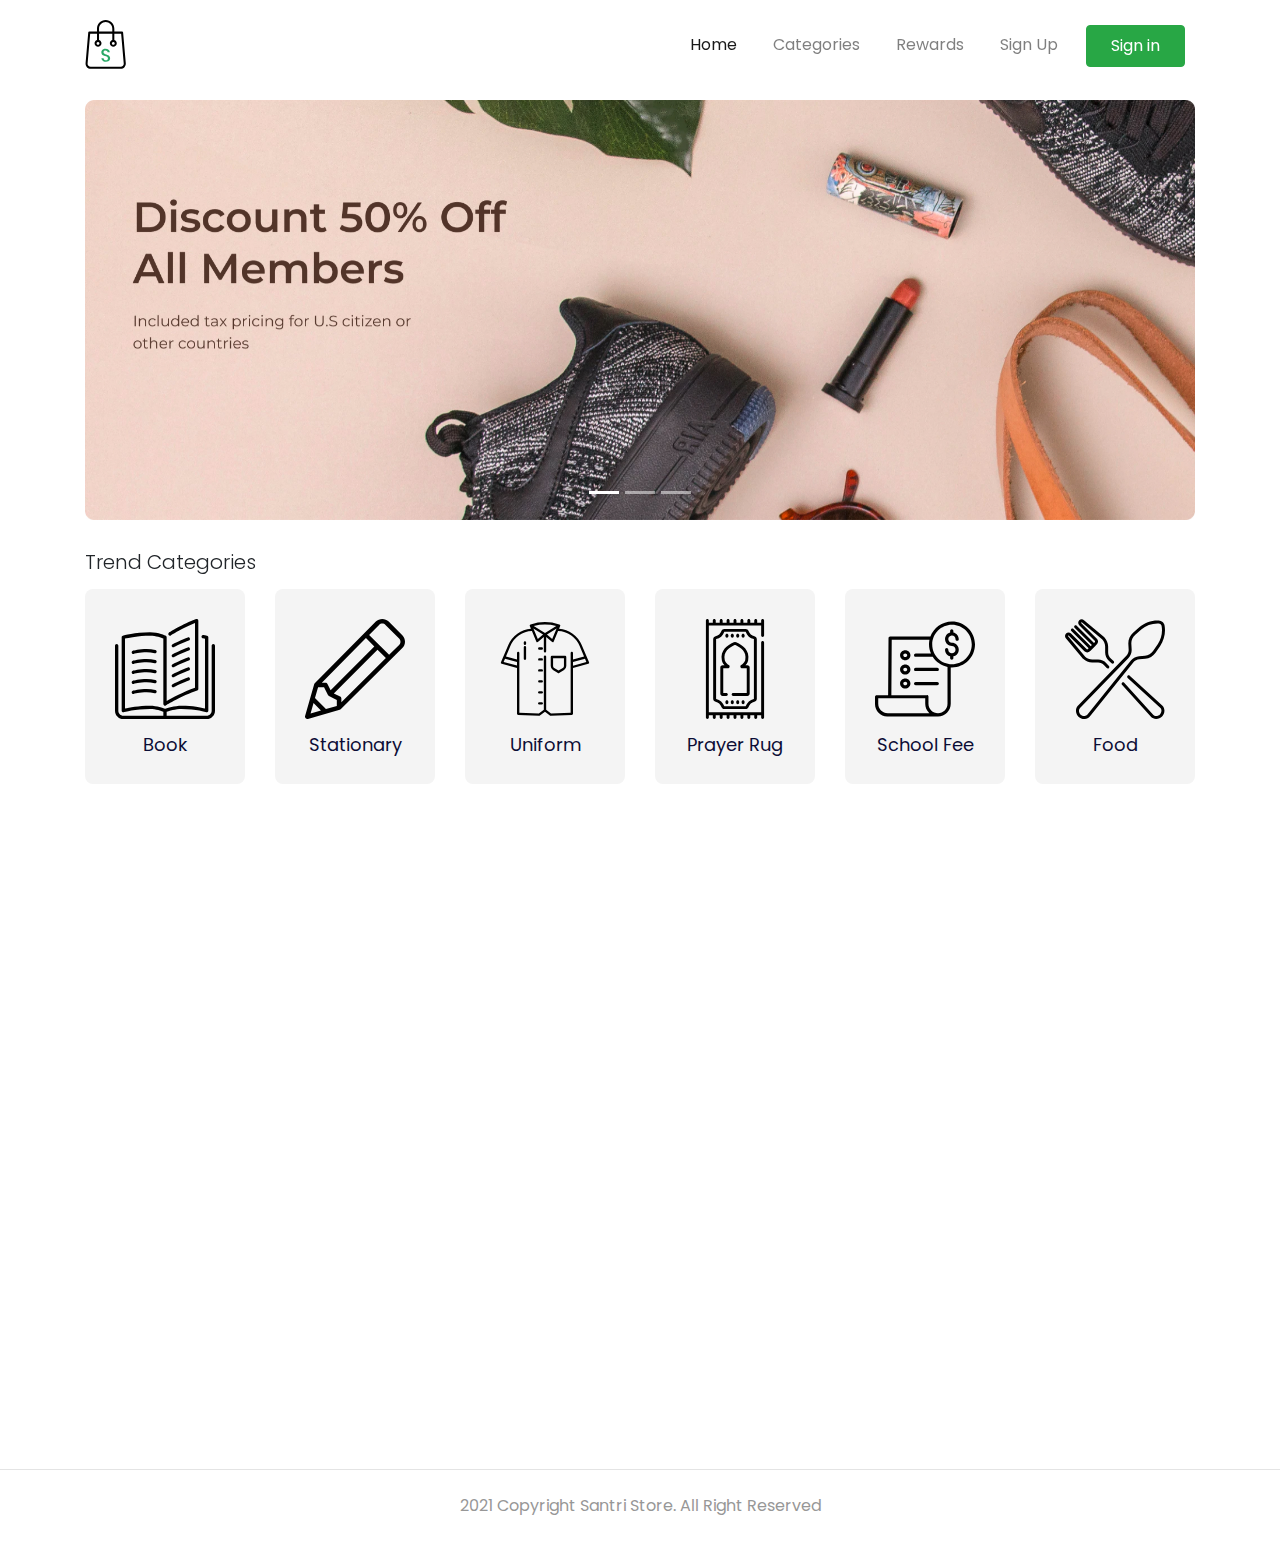
<file: index.html>
<!DOCTYPE html>
<html lang="en">
  <head>
    <meta charset="utf-8" />
    <meta
      name="viewport"
      content="width=device-width, initial-scale=1, shrink-to-fit=no"
    />
    <meta name="description" content="" />
    <meta name="author" content="" />

    <title>Store - Your Best Marketplace</title>

    <link href="https://unpkg.com/aos@2.3.1/dist/aos.css" rel="stylesheet" />
    <link rel="stylesheet" href="style/main.css" />
  </head>

  <body>
    <nav
      class="navbar navbar-expand-lg navbar-light navbar-store fixed-top navbar-fixed-top"
      data-aos="fade-down"
    >
      <div class="container">
        <a href="/index.html" class="navbar-brand">
          <img src="/images/logo.svg" alt="logo" />
        </a>
        <button
          class="navbar-toggler"
          type="button"
          data-toggle="collapse"
          data-target="#navbarResponsive"
        >
          <span class="navbar-toggler-icon"></span>
        </button>
        <div class="collapse navbar-collapse" id="navbarResponsive">
          <ul class="navbar-nav ml-auto">
            <li class="nav-item active">
              <a href="/index.html" class="nav-link">Home</a>
            </li>

            <li class="nav-item">
              <a href="/categories.html" class="nav-link">Categories</a>
            </li>

            <li class="nav-item">
              <a href="#" class="nav-link">Rewards</a>
            </li>

            <li class="nav-item">
              <a href="/register.html" class="nav-link">Sign Up</a>
            </li>

            <li class="nav-item">
              <a
                href="/login.html"
                class="btn btn-success nav-link px-4 text-white"
                >Sign in</a
              >
            </li>
          </ul>
        </div>
      </div>
    </nav>

    <!-- Page Content -->
    <div class="page-content page-home">
      <section class="store-carousel">
        <div class="container">
          <div class="row">
            <div class="col-lg-12" data-aos="zoom-in">
              <div
                id="storeCarousel"
                class="carousel slide"
                data-ride="carousel"
              >
                <ol class="carousel-indicators">
                  <li
                    class="active"
                    data-target="#storeCarousel"
                    data-slide-to="0"
                  ></li>

                  <li data-target="#storeCarousel" data-slide-to="1"></li>

                  <li data-target="#storeCarousel" data-slide-to="2"></li>
                </ol>
                <div class="carousel-inner">
                  <div class="carousel-item active">
                    <img
                      src="/images/banner.jpg"
                      alt=""
                      class="d-block w-100"
                    />
                  </div>
                  <div class="carousel-item">
                    <img
                      src="/images/iklan santri store.png"
                      alt=""
                      class="d-block w-100"
                    />
                  </div>
                  <div class="carousel-item">
                    <img
                      src="/images/iklan santri store.png"
                      alt=""
                      class="d-block w-100"
                    />
                  </div>
                </div>
              </div>
            </div>
          </div>
        </div>
      </section>
      <section class="store-trend-categories">
        <div class="container">
          <div class="row">
            <div class="col-12" data-aos="fade-up">
              <h5>Trend Categories</h5>
            </div>
          </div>
          <div class="row">
            <div
              class="col-6 col-md-3 col-lg-2"
              data-aos="fade-up"
              data-aos-delay="100"
            >
              <a href="#" class="component-categories d-block">
                <div class="cateories-image">
                  <img src="/images/open-book.svg" alt="" class="w-100" />
                </div>
                <p class="categories-text">Book</p>
              </a>
            </div>

            <div
              class="col-6 col-md-3 col-lg-2"
              data-aos="fade-up"
              data-aos-delay="200"
            >
              <a href="#" class="component-categories d-block">
                <div class="cateories-image">
                  <img src="/images/pencil.svg" alt="" class="w-100" />
                </div>
                <p class="categories-text">Stationary</p>
              </a>
            </div>

            <div
              class="col-6 col-md-3 col-lg-2"
              data-aos="fade-up"
              data-aos-delay="300"
            >
              <a href="#" class="component-categories d-block">
                <div class="cateories-image">
                  <img src="/images/shirt.svg" alt="" class="w-100" />
                </div>
                <p class="categories-text">Uniform</p>
              </a>
            </div>

            <div
              class="col-6 col-md-3 col-lg-2"
              data-aos="fade-up"
              data-aos-delay="400"
            >
              <a href="#" class="component-categories d-block">
                <div class="cateories-image">
                  <img src="/images/prayer-rug.svg" alt="" class="w-100" />
                </div>
                <p class="categories-text">Prayer Rug</p>
              </a>
            </div>

            <div
              class="col-6 col-md-3 col-lg-2"
              data-aos="fade-up"
              data-aos-delay="500"
            >
              <a href="#" class="component-categories d-block">
                <div class="cateories-image">
                  <img src="/images/bill.svg" alt="" class="w-100" />
                </div>
                <p class="categories-text">School Fee</p>
              </a>
            </div>

            <div
              class="col-6 col-md-3 col-lg-2"
              data-aos="fade-up"
              data-aos-delay="600"
            >
              <a href="#" class="component-categories d-block">
                <div class="cateories-image">
                  <img src="/images/fork.svg" alt="" class="w-100" />
                </div>
                <p class="categories-text">Food</p>
              </a>
            </div>
          </div>
        </div>
      </section>
      <section class="store-new-products">
        <div class="container">
          <div class="row">
            <div class="col-12" data-aos="fade-up">
              <h5>New Products</h5>
            </div>
          </div>
          <div class="row">
            <div
              class="col-6 col-md-4 col-lg-3"
              data-aos="fade-up"
              data-aos-delay="100"
            >
              <a href="/details.html" class="component-products d-block">
                <div class="products-thumbnail">
                  <div
                    class="products-image"
                    style="background-image: url('/images/Sajadahh.jpeg')"
                  ></div>
                </div>
                <div class="products-text">Sajadah</div>
                <div class="products-price">Rp. 100.000</div>
              </a>
            </div>

            <div
              class="col-6 col-md-4 col-lg-3"
              data-aos="fade-up"
              data-aos-delay="200"
            >
              <a href="/details.html" class="component-products d-block">
                <div class="products-thumbnail">
                  <div
                    class="products-image"
                    style="background-image: url('/images/pulpen.jpg')"
                  ></div>
                </div>
                <div class="products-text">Pulpen</div>
                <div class="products-price">Rp. 2.000</div>
              </a>
            </div>

            <div
              class="col-6 col-md-4 col-lg-3"
              data-aos="fade-up"
              data-aos-delay="300"
            >
              <a href="/details.html" class="component-products d-block">
                <div class="products-thumbnail">
                  <div
                    class="products-image"
                    style="background-image: url('/images/SMK.jpeg')"
                  ></div>
                </div>
                <div class="products-text">Seragam</div>
                <div class="products-price">Rp. 120.000 - Rp. 200.00</div>
              </a>
            </div>

            <div
              class="col-6 col-md-4 col-lg-3"
              data-aos="fade-up"
              data-aos-delay="400"
            >
              <a href="/details.html" class="component-products d-block">
                <div class="products-thumbnail">
                  <div
                    class="products-image"
                    style="background-image: url('/images/pp.jpg')"
                  ></div>
                </div>
                <div class="products-text">Quran</div>
                <div class="products-price">Rp. 100.000</div>
              </a>
            </div>

            <div
              class="col-6 col-md-4 col-lg-3"
              data-aos="fade-up"
              data-aos-delay="500"
            >
              <a href="/details.html" class="component-products d-block">
                <div class="products-thumbnail">
                  <div
                    class="products-image"
                    style="
                      background-image: url('/images/products-tatakan-gelas.jpg');
                    "
                  ></div>
                </div>
                <div class="products-text">Buku</div>
                <div class="products-price">Rp. 45.000</div>
              </a>
            </div>

            <div
              class="col-6 col-md-4 col-lg-3"
              data-aos="fade-up"
              data-aos-delay="600"
            >
              <a href="/details.html" class="component-products d-block">
                <div class="products-thumbnail">
                  <div
                    class="products-image"
                    style="
                      background-image: url('/images/Peci_Songkok_hitam_Wadimor.jpg');
                    "
                  ></div>
                </div>
                <div class="products-text">Peci Songkok Wadimor</div>
                <div class="products-price">Rp. 129.999</div>
              </a>
            </div>

            <div
              class="col-6 col-md-4 col-lg-3"
              data-aos="fade-up"
              data-aos-delay="700"
            >
              <a href="/details.html" class="component-products d-block">
                <div class="products-thumbnail">
                  <div
                    class="products-image"
                    style="
                      background-image: url('/images/makanan-khas-indonesia-header.png');
                    "
                  ></div>
                </div>
                <div class="products-text">Catering</div>
                <div class="products-price">Rp. 15.000 - Rp. 25.000</div>
              </a>
            </div>

            <div
              class="col-6 col-md-4 col-lg-3"
              data-aos="fade-up"
              data-aos-delay="800"
            >
              <a href="/details.html" class="component-products d-block">
                <div class="products-thumbnail">
                  <div
                    class="products-image"
                    style="
                      background-image: url('/images/swallow_slipper_swallow_classic_d_05_biru_sandal_jepit_full0.jpg');
                    "
                  ></div>
                </div>
                <div class="products-text">Sandal Swallow</div>
                <div class="products-price">Rp. 10.000</div>
              </a>
            </div>
          </div>
        </div>
      </section>
    </div>

    <footer>
      <div class="container">
        <div class="row">
          <div class="col-12 text-center">
            <p class="pt-4 pb-2">
              2021 Copyright Santri Store. All Right Reserved
            </p>
          </div>
        </div>
      </div>
    </footer>

    <!-- Bootstrap core JavaScript -->
    <script src="/vendor/jquery/jquery.slim.min.js"></script>
    <script src="/vendor/bootstrap/js/bootstrap.bundle.min.js"></script>
    <script src="https://unpkg.com/aos@2.3.1/dist/aos.js"></script>
    <script>
      AOS.init();
    </script>
    <script src="/script/navbar-scroll.js"></script>
  </body>
</html>
</file>
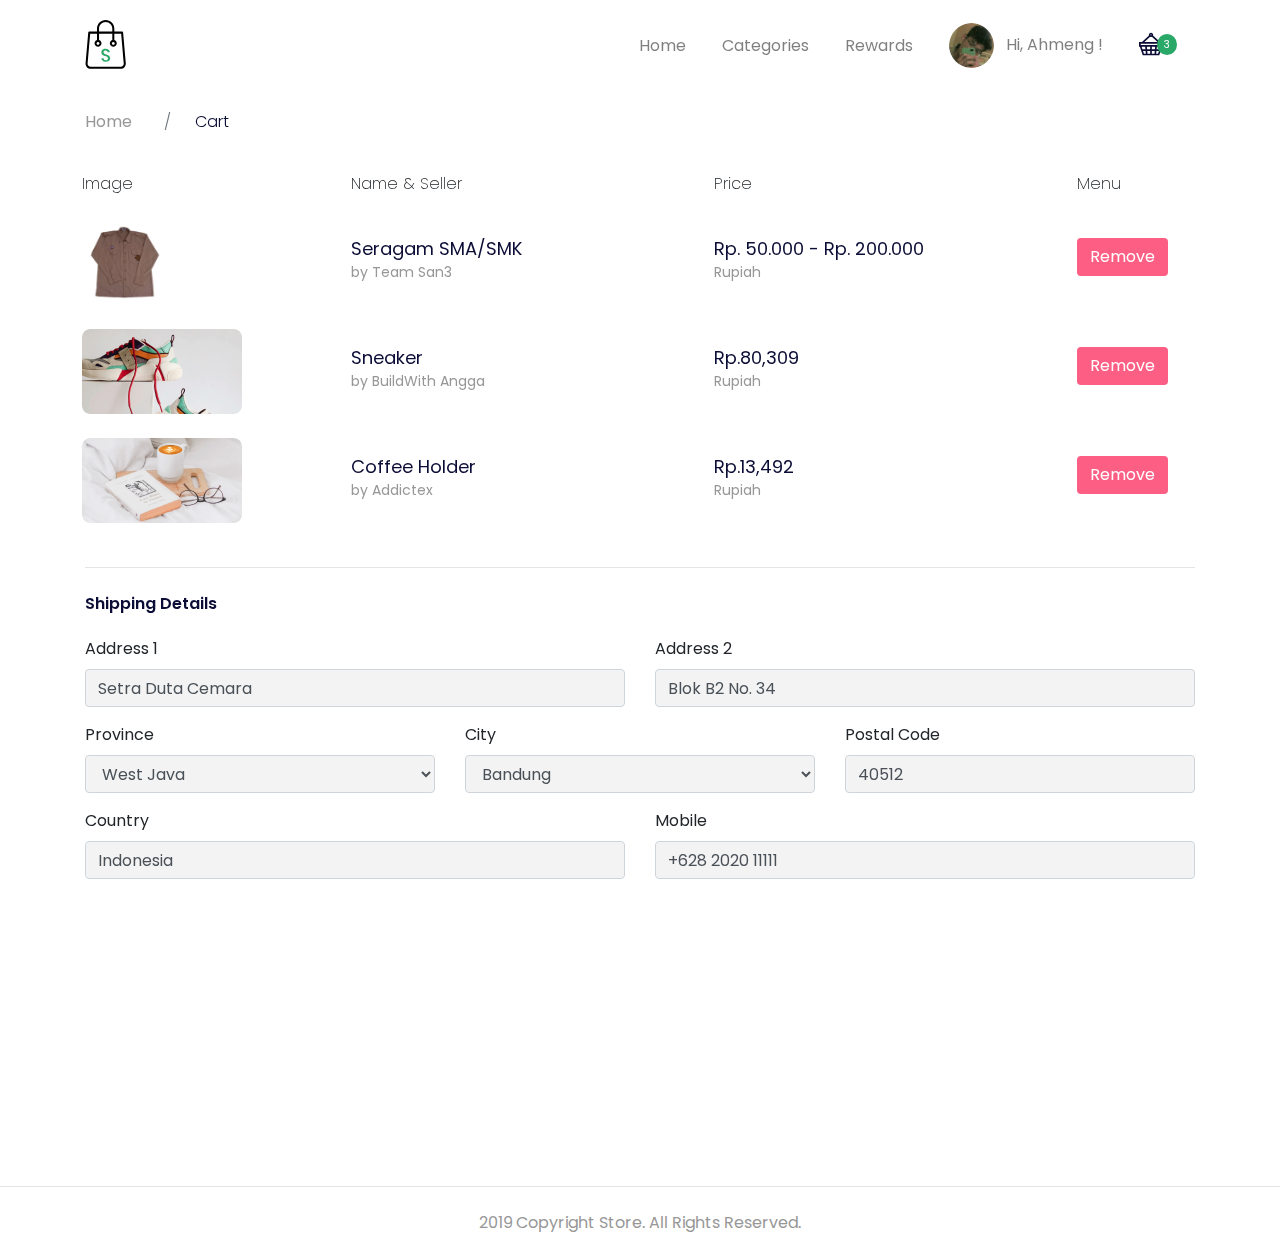
<file: cart.html>
<!DOCTYPE html>
<html lang="en">
  <head>
    <meta charset="utf-8" />
    <meta
      name="viewport"
      content="width=device-width, initial-scale=1, shrink-to-fit=no"
    />
    <meta name="description" content="" />
    <meta name="author" content="" />

    <title>Store - Your Best Marketplace</title>

    <link href="https://unpkg.com/aos@2.3.1/dist/aos.css" rel="stylesheet" />
    <link href="style/main.css" rel="stylesheet" />
  </head>

  <body>
    <!-- Navigation -->
    <nav
      class="navbar navbar-expand-lg navbar-light navbar-store fixed-top navbar-fixed-top"
      data-aos="fade-down"
      aria-label="Navbar"
    >
      <div class="container">
        <a class="navbar-brand" href="/">
          <img src="/images/logo.svg" alt="" />
        </a>
        <button
          class="navbar-toggler"
          type="button"
          data-toggle="collapse"
          data-target="#navbarResponsive"
          aria-controls="navbarResponsive"
          aria-expanded="false"
          aria-label="Toggle navigation"
        >
          <span class="navbar-toggler-icon"></span>
        </button>
        <div class="collapse navbar-collapse" id="navbarResponsive">
          <ul class="navbar-nav ml-auto">
            <li class="nav-item">
              <a class="nav-link" href="/">Home </a>
            </li>
            <li class="nav-item">
              <a class="nav-link" href="/categories.html">Categories</a>
            </li>
            <li class="nav-item">
              <a class="nav-link" href="#">Rewards</a>
            </li>
          </ul>

          <!-- Desktop Menu -->
          <ul class="navbar-nav d-none d-lg-flex">
            <li class="nav-item dropdown">
              <a
                class="nav-link"
                href="#"
                id="navbarDropdown"
                role="button"
                data-toggle="dropdown"
                aria-haspopup="true"
                aria-expanded="false"
              >
                <img
                  src="/images/Union.png"
                  alt=""
                  class="rounded-circle mr-2 profile-picture"
                />
                Hi, Ahmeng !
              </a>
              <div class="dropdown-menu" aria-labelledby="navbarDropdown">
                <a class="dropdown-item" href="/dashboard.html">Dashboard</a>
                <a class="dropdown-item" href="/dashboard-account.html"
                  >Settings</a
                >
                <div class="dropdown-divider"></div>
                <a class="dropdown-item" href="/">Logout</a>
              </div>
            </li>
            <li class="nav-item">
              <a class="nav-link d-inline-block mt-2" href="#">
                <img src="/images/icon-cart-filled.svg" alt="" />
                <div class="cart-badge">3</div>
              </a>
            </li>
          </ul>

          <!-- Mobile Menu -->
          <ul class="navbar-nav d-block d-lg-none">
            <li class="nav-item">
              <a class="nav-link" href="#"> Hi, Angga </a>
            </li>
            <li class="nav-item">
              <a class="nav-link d-inline-block" href="#"> Cart </a>
            </li>
          </ul>
        </div>
      </div>
    </nav>

    <!-- Page Content -->
    <div class="page-content page-cart">
      <section
        class="store-breadcrumbs"
        data-aos="fade-down"
        data-aos-delay="100"
      >
        <div class="container">
          <div class="row">
            <div class="col-12">
              <nav aria-label="breadcrumb">
                <ol class="breadcrumb">
                  <li class="breadcrumb-item"><a href="/">Home</a></li>
                  <li class="breadcrumb-item active" aria-current="page">
                    Cart
                  </li>
                </ol>
              </nav>
            </div>
          </div>
        </div>
      </section>
      <section class="store-cart">
        <div class="container">
          <div class="row" data-aos="fade-up" data-aos-delay="100">
            <div class="col-12 table-responsive">
              <table
                class="table table-borderless table-cart"
                aria-describedby="Cart"
              >
                <thead>
                  <tr>
                    <th scope="col">Image</th>
                    <th scope="col">Name &amp; Seller</th>
                    <th scope="col">Price</th>
                    <th scope="col">Menu</th>
                  </tr>
                </thead>
                <tbody>
                  <tr>
                    <td style="width: 25%">
                      <img
                        src="/images/pramuks.jpg"
                        alt=""
                        class="cart-image"
                      />
                    </td>
                    <td style="width: 35%">
                      <div class="product-title">Seragam SMA/SMK</div>
                      <div class="product-subtitle">by Team San3</div>
                    </td>
                    <td style="width: 35%">
                      <div class="product-title">Rp. 50.000 - Rp. 200.000</div>
                      <div class="product-subtitle">Rupiah</div>
                    </td>
                    <td style="width: 20%">
                      <a href="#" class="btn btn-remove-cart"> Remove </a>
                    </td>
                  </tr>
                  <tr>
                    <td style="width: 25%">
                      <img
                        src="/images/product-cart-2.jpg"
                        alt=""
                        class="cart-image"
                      />
                    </td>
                    <td style="width: 25%">
                      <div class="product-title">Sneaker</div>
                      <div class="product-subtitle">by BuildWith Angga</div>
                    </td>
                    <td style="width: 25%">
                      <div class="product-title">Rp.80,309</div>
                      <div class="product-subtitle">Rupiah</div>
                    </td>
                    <td style="width: 25%">
                      <a href="#" class="btn btn-remove-cart"> Remove </a>
                    </td>
                  </tr>
                  <tr>
                    <td style="width: 25%">
                      <img
                        src="/images/product-cart-3.jpg"
                        alt=""
                        class="cart-image"
                      />
                    </td>
                    <td style="width: 25%">
                      <div class="product-title">Coffee Holder</div>
                      <div class="product-subtitle">by Addictex</div>
                    </td>
                    <td style="width: 25%">
                      <div class="product-title">Rp.13,492</div>
                      <div class="product-subtitle">Rupiah</div>
                    </td>
                    <td style="width: 25%">
                      <a href="#" class="btn btn-remove-cart"> Remove </a>
                    </td>
                  </tr>
                </tbody>
              </table>
            </div>
          </div>
          <div class="row" data-aos="fade-up" data-aos-delay="150">
            <div class="col-12">
              <hr />
            </div>
            <div class="col-12">
              <h2 class="mb-4">Shipping Details</h2>
            </div>
          </div>
          <div class="row mb-2" data-aos="fade-up" data-aos-delay="200">
            <div class="col-md-6">
              <div class="form-group">
                <label for="addressOne">Address 1</label>
                <input
                  type="text"
                  class="form-control"
                  id="addressOne"
                  aria-describedby="emailHelp"
                  name="addressOne"
                  value="Setra Duta Cemara"
                />
              </div>
            </div>
            <div class="col-md-6">
              <div class="form-group">
                <label for="addressTwo">Address 2</label>
                <input
                  type="text"
                  class="form-control"
                  id="addressTwo"
                  aria-describedby="emailHelp"
                  name="addressTwo"
                  value="Blok B2 No. 34"
                />
              </div>
            </div>
            <div class="col-md-4">
              <div class="form-group">
                <label for="province">Province</label>
                <select name="province" id="province" class="form-control">
                  <option value="West Java">West Java</option>
                </select>
              </div>
            </div>
            <div class="col-md-4">
              <div class="form-group">
                <label for="city">City</label>
                <select name="city" id="city" class="form-control">
                  <option value="Bandung">Bandung</option>
                </select>
              </div>
            </div>
            <div class="col-md-4">
              <div class="form-group">
                <label for="postalCode">Postal Code</label>
                <input
                  type="text"
                  class="form-control"
                  id="postalCode"
                  name="postalCode"
                  value="40512"
                />
              </div>
            </div>
            <div class="col-md-6">
              <div class="form-group">
                <label for="country">Country</label>
                <input
                  type="text"
                  class="form-control"
                  id="country"
                  name="country"
                  value="Indonesia"
                />
              </div>
            </div>
            <div class="col-md-6">
              <div class="form-group">
                <label for="mobile">Mobile</label>
                <input
                  type="text"
                  class="form-control"
                  id="mobile"
                  name="mobile"
                  value="+628 2020 11111"
                />
              </div>
            </div>
          </div>
          <div class="row" data-aos="fade-up" data-aos-delay="150">
            <div class="col-12">
              <hr />
            </div>
            <div class="col-12">
              <h2>Payment Informations</h2>
            </div>
          </div>
          <div class="row" data-aos="fade-up" data-aos-delay="200">
            <div class="col-4 col-md-2">
              <div class="product-title">Rp. 10.000</div>
              <div class="product-subtitle">Country Tax</div>
            </div>
            <div class="col-4 col-md-3">
              <div class="product-title">Rp. 500</div>
              <div class="product-subtitle">Product Insurance</div>
            </div>
            <div class="col-4 col-md-2">
              <div class="product-title">Rp. 25.000</div>
              <div class="product-subtitle">Ship to Jakarta</div>
            </div>
            <div class="col-4 col-md-2">
              <div class="product-title text-success">Rp. 392.500</div>
              <div class="product-subtitle">Total</div>
            </div>
            <div class="col-8 col-md-3">
              <a
                href="/success.html"
                class="btn btn-success mt-4 px-4 btn-block"
              >
                Checkout Now
              </a>
            </div>
          </div>
        </div>
      </section>
    </div>

    <footer>
      <div class="container">
        <div class="row">
          <div class="col-12 text-center">
            <p class="pt-4 pb-2">2019 Copyright Store. All Rights Reserved.</p>
          </div>
        </div>
      </div>
    </footer>

    <!-- Bootstrap core JavaScript -->
    <script src="/vendor/jquery/jquery.slim.min.js"></script>
    <script src="/vendor/bootstrap/js/bootstrap.bundle.min.js"></script>
    <script src="https://unpkg.com/aos@2.3.1/dist/aos.js"></script>
    <script>
      AOS.init();
    </script>
    <script src="/script/navbar-scroll.js"></script>
  </body>
</html>
</file>
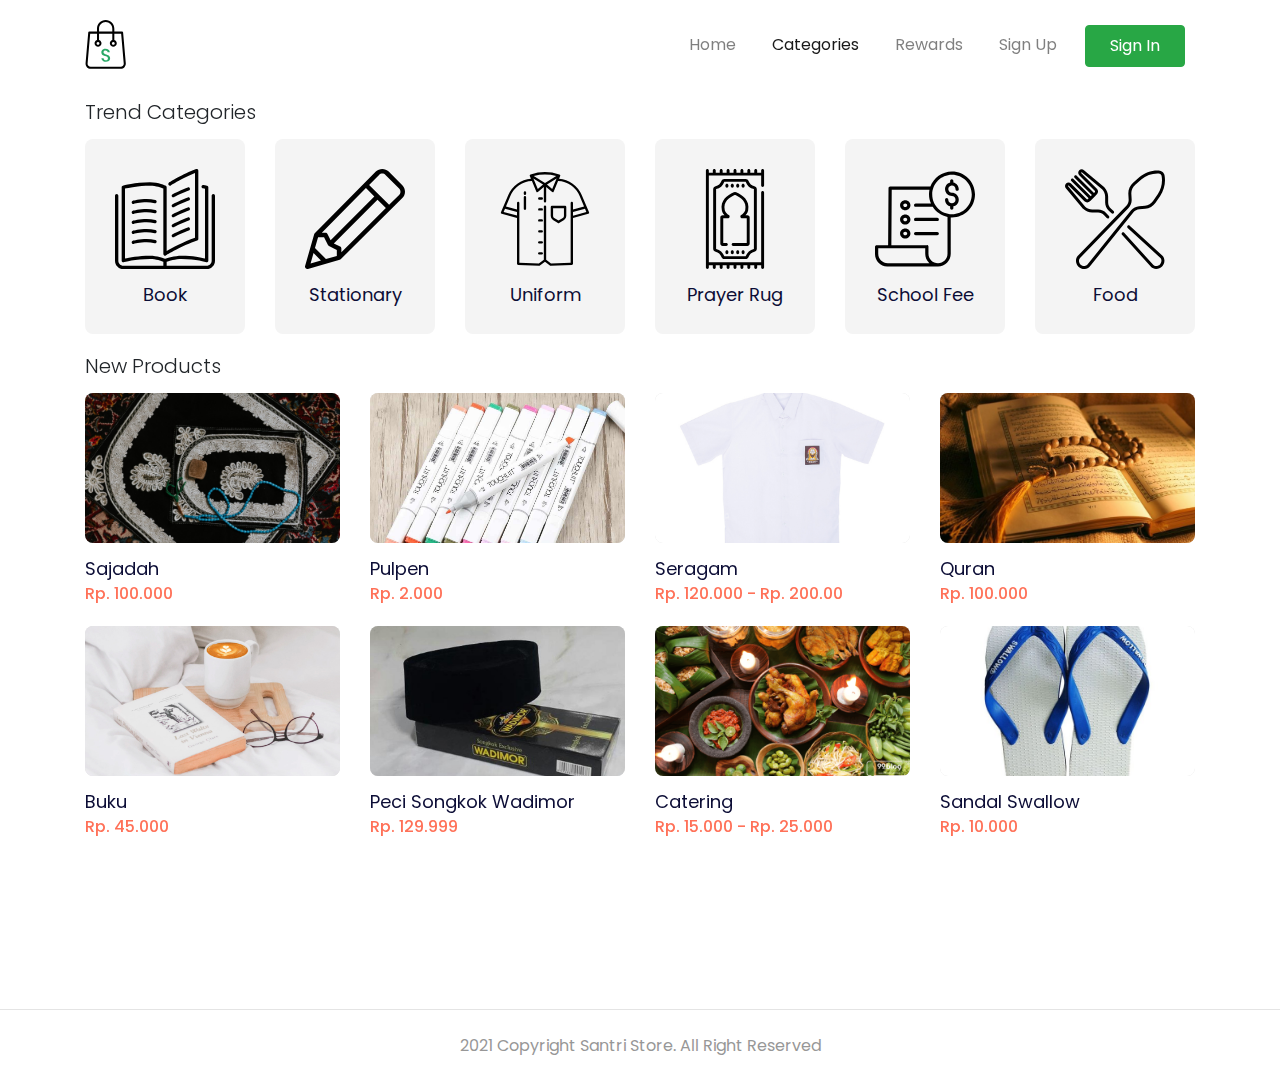
<file: categories.html>
<!DOCTYPE html>
<html lang="en">
  <head>
    <meta charset="utf-8" />
    <meta
      name="viewport"
      content="width=device-width, initial-scale=1, shrink-to-fit=no"
    />
    <meta name="description" content="" />
    <meta name="author" content="" />

    <title>Store - Your Best Marketplace</title>

    <link href="https://unpkg.com/aos@2.3.1/dist/aos.css" rel="stylesheet" />
    <link href="style/main.css" rel="stylesheet" />
  </head>

  <body>
    <!-- Navigation -->
    <nav
      class="navbar navbar-expand-lg navbar-light navbar-store fixed-top navbar-fixed-top"
      data-aos="fade-down"
    >
      <div class="container">
        <a class="navbar-brand" href="/">
          <img src="/images/logo.svg" alt="" />
        </a>
        <button
          class="navbar-toggler"
          type="button"
          data-toggle="collapse"
          data-target="#navbarResponsive"
          aria-controls="navbarResponsive"
          aria-expanded="false"
          aria-label="Toggle navigation"
        >
          <span class="navbar-toggler-icon"></span>
        </button>
        <div class="collapse navbar-collapse" id="navbarResponsive">
          <ul class="navbar-nav ml-auto">
            <li class="nav-item">
              <a class="nav-link" href="/">Home </a>
            </li>
            <li class="nav-item active">
              <a class="nav-link" href="/categories.html">Categories</a>
            </li>
            <li class="nav-item">
              <a class="nav-link" href="#">Rewards</a>
            </li>
            <li class="nav-item">
              <a class="nav-link" href="/register.html">Sign Up</a>
            </li>
            <li class="nav-item">
              <a
                class="btn btn-success nav-link px-4 text-white"
                href="/login.html"
                >Sign In</a
              >
            </li>
          </ul>
        </div>
      </div>
    </nav>

    <!-- Page Content -->
    <div class="page-content page-categories">
      <section class="store-trend-categories">
        <div class="container">
          <div class="row">
            <div class="col-12" data-aos="fade-up">
              <h5>Trend Categories</h5>
            </div>
          </div>
          <div class="row">
            <div
              class="col-6 col-md-3 col-lg-2"
              data-aos="fade-up"
              data-aos-delay="100"
            >
              <a href="#" class="component-categories d-block">
                <div class="cateories-image">
                  <img src="/images/open-book.svg" alt="" class="w-100" />
                </div>
                <p class="categories-text">Book</p>
              </a>
            </div>

            <div
              class="col-6 col-md-3 col-lg-2"
              data-aos="fade-up"
              data-aos-delay="200"
            >
              <a href="#" class="component-categories d-block">
                <div class="cateories-image">
                  <img src="/images/pencil.svg" alt="" class="w-100" />
                </div>
                <p class="categories-text">Stationary</p>
              </a>
            </div>

            <div
              class="col-6 col-md-3 col-lg-2"
              data-aos="fade-up"
              data-aos-delay="300"
            >
              <a href="#" class="component-categories d-block">
                <div class="cateories-image">
                  <img src="/images/shirt.svg" alt="" class="w-100" />
                </div>
                <p class="categories-text">Uniform</p>
              </a>
            </div>

            <div
              class="col-6 col-md-3 col-lg-2"
              data-aos="fade-up"
              data-aos-delay="400"
            >
              <a href="#" class="component-categories d-block">
                <div class="cateories-image">
                  <img src="/images/prayer-rug.svg" alt="" class="w-100" />
                </div>
                <p class="categories-text">Prayer Rug</p>
              </a>
            </div>

            <div
              class="col-6 col-md-3 col-lg-2"
              data-aos="fade-up"
              data-aos-delay="500"
            >
              <a href="#" class="component-categories d-block">
                <div class="cateories-image">
                  <img src="/images/bill.svg" alt="" class="w-100" />
                </div>
                <p class="categories-text">School Fee</p>
              </a>
            </div>

            <div
              class="col-6 col-md-3 col-lg-2"
              data-aos="fade-up"
              data-aos-delay="600"
            >
              <a href="#" class="component-categories d-block">
                <div class="cateories-image">
                  <img src="/images/fork.svg" alt="" class="w-100" />
                </div>
                <p class="categories-text">Food</p>
              </a>
            </div>
          </div>
        </div>
      </section>
      <section class="store-new-products">
        <div class="container">
          <div class="row">
            <div class="col-12" data-aos="fade-up">
              <h5>New Products</h5>
            </div>
          </div>
          <div class="row">
            <div
              class="col-6 col-md-4 col-lg-3"
              data-aos="fade-up"
              data-aos-delay="100"
            >
              <a href="/details.html" class="component-products d-block">
                <div class="products-thumbnail">
                  <div
                    class="products-image"
                    style="background-image: url('/images/Sajadahh.jpeg')"
                  ></div>
                </div>
                <div class="products-text">Sajadah</div>
                <div class="products-price">Rp. 100.000</div>
              </a>
            </div>

            <div
              class="col-6 col-md-4 col-lg-3"
              data-aos="fade-up"
              data-aos-delay="200"
            >
              <a href="/details.html" class="component-products d-block">
                <div class="products-thumbnail">
                  <div
                    class="products-image"
                    style="background-image: url('/images/pulpen.jpg')"
                  ></div>
                </div>
                <div class="products-text">Pulpen</div>
                <div class="products-price">Rp. 2.000</div>
              </a>
            </div>

            <div
              class="col-6 col-md-4 col-lg-3"
              data-aos="fade-up"
              data-aos-delay="300"
            >
              <a href="/details.html" class="component-products d-block">
                <div class="products-thumbnail">
                  <div
                    class="products-image"
                    style="background-image: url('/images/SMK.jpeg')"
                  ></div>
                </div>
                <div class="products-text">Seragam</div>
                <div class="products-price">Rp. 120.000 - Rp. 200.00</div>
              </a>
            </div>

            <div
              class="col-6 col-md-4 col-lg-3"
              data-aos="fade-up"
              data-aos-delay="400"
            >
              <a href="/details.html" class="component-products d-block">
                <div class="products-thumbnail">
                  <div
                    class="products-image"
                    style="background-image: url('/images/pp.jpg')"
                  ></div>
                </div>
                <div class="products-text">Quran</div>
                <div class="products-price">Rp. 100.000</div>
              </a>
            </div>

            <div
              class="col-6 col-md-4 col-lg-3"
              data-aos="fade-up"
              data-aos-delay="500"
            >
              <a href="/details.html" class="component-products d-block">
                <div class="products-thumbnail">
                  <div
                    class="products-image"
                    style="
                      background-image: url('/images/products-tatakan-gelas.jpg');
                    "
                  ></div>
                </div>
                <div class="products-text">Buku</div>
                <div class="products-price">Rp. 45.000</div>
              </a>
            </div>

            <div
              class="col-6 col-md-4 col-lg-3"
              data-aos="fade-up"
              data-aos-delay="600"
            >
              <a href="/details.html" class="component-products d-block">
                <div class="products-thumbnail">
                  <div
                    class="products-image"
                    style="
                      background-image: url('/images/Peci_Songkok_hitam_Wadimor.jpg');
                    "
                  ></div>
                </div>
                <div class="products-text">Peci Songkok Wadimor</div>
                <div class="products-price">Rp. 129.999</div>
              </a>
            </div>

            <div
              class="col-6 col-md-4 col-lg-3"
              data-aos="fade-up"
              data-aos-delay="700"
            >
              <a href="/details.html" class="component-products d-block">
                <div class="products-thumbnail">
                  <div
                    class="products-image"
                    style="
                      background-image: url('/images/makanan-khas-indonesia-header.png');
                    "
                  ></div>
                </div>
                <div class="products-text">Catering</div>
                <div class="products-price">Rp. 15.000 - Rp. 25.000</div>
              </a>
            </div>

            <div
              class="col-6 col-md-4 col-lg-3"
              data-aos="fade-up"
              data-aos-delay="800"
            >
              <a href="/details.html" class="component-products d-block">
                <div class="products-thumbnail">
                  <div
                    class="products-image"
                    style="
                      background-image: url('/images/swallow_slipper_swallow_classic_d_05_biru_sandal_jepit_full0.jpg');
                    "
                  ></div>
                </div>
                <div class="products-text">Sandal Swallow</div>
                <div class="products-price">Rp. 10.000</div>
              </a>
            </div>
          </div>
        </div>
      </section>
    </div>

    <footer>
      <div class="container">
        <div class="row">
          <div class="col-12 text-center">
            <p class="pt-4 pb-2">
              2021 Copyright Santri Store. All Right Reserved
            </p>
          </div>
        </div>
      </div>
    </footer>

    <!-- Bootstrap core JavaScript -->
    <script src="/vendor/jquery/jquery.slim.min.js"></script>
    <script src="/vendor/bootstrap/js/bootstrap.bundle.min.js"></script>
    <script src="https://unpkg.com/aos@2.3.1/dist/aos.js"></script>
    <script>
      AOS.init();
    </script>
    <script src="/script/navbar-scroll.js"></script>
  </body>
</html>
</file>
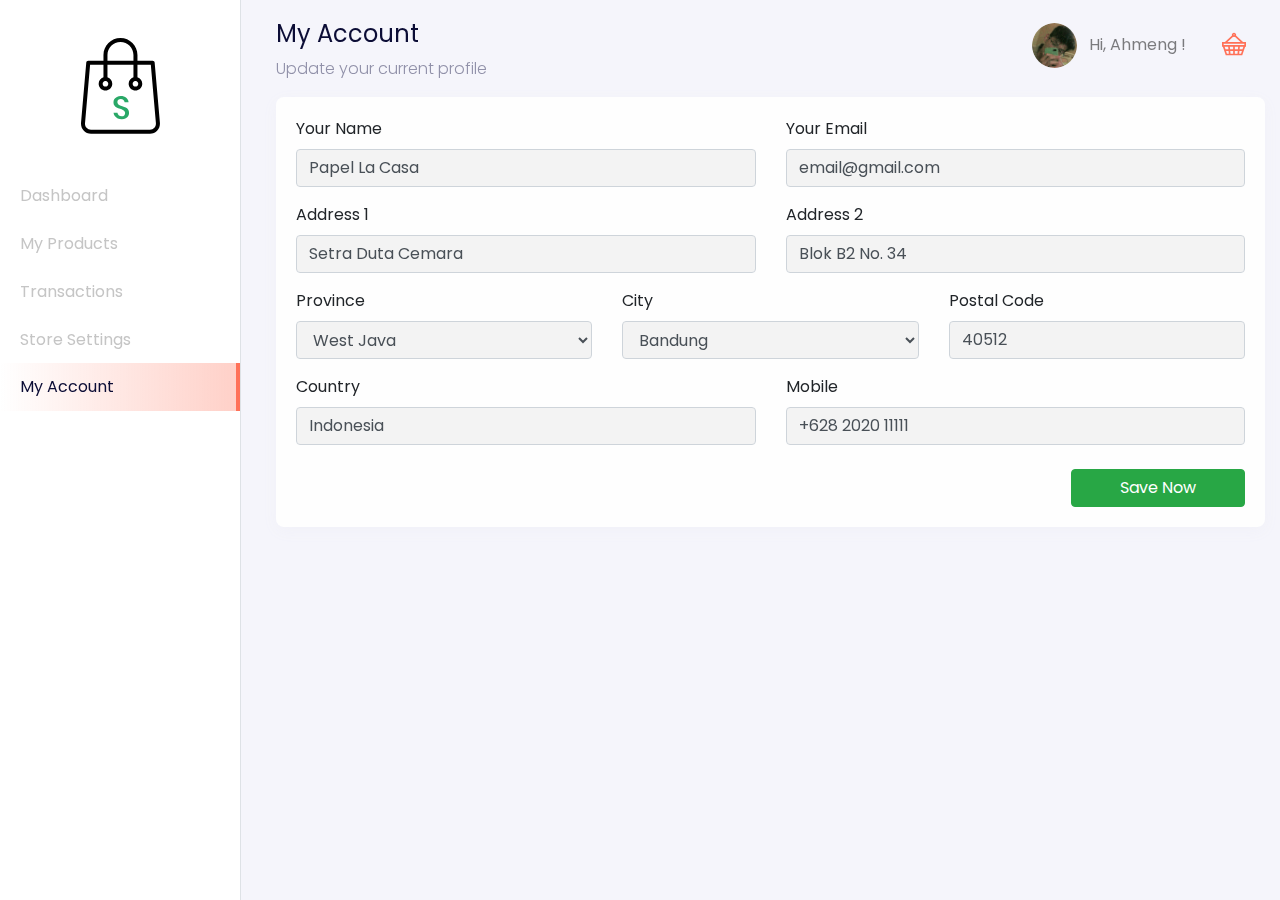
<file: dashboard-account.html>
<!DOCTYPE html>
<html lang="en">
  <head>
    <meta charset="utf-8" />
    <meta
      name="viewport"
      content="width=device-width, initial-scale=1, shrink-to-fit=no"
    />
    <meta name="description" content="" />
    <meta name="author" content="" />

    <title>Dashboard - Your Best Marketplace</title>

    <link href="https://unpkg.com/aos@2.3.1/dist/aos.css" rel="stylesheet" />
    <link href="style/main.css" rel="stylesheet" />
  </head>

  <body>
    <div class="page-dashboard">
      <div class="d-flex" id="wrapper" data-aos="fade-right">
        <!-- Sidebar -->
        <div class="border-right" id="sidebar-wrapper">
          <div class="sidebar-heading text-center">
            <img src="/images/dashboard-store-logo.svg" alt="" class="my-4" />
          </div>
          <div class="list-group list-group-flush">
            <a
              href="/dashboard.html"
              class="list-group-item list-group-item-action"
              >Dashboard</a
            >
            <a
              href="/dashboard-products.html"
              class="list-group-item list-group-item-action"
              >My Products</a
            >
            <a
              href="/dashboard-transactions.html"
              class="list-group-item list-group-item-action"
              >Transactions</a
            >
            <a
              href="/dashboard-settings.html"
              class="list-group-item list-group-item-action"
              >Store Settings</a
            >
            <a
              href="/dashboard-account.html"
              class="list-group-item list-group-item-action active"
              >My Account</a
            >
          </div>
        </div>
        <!-- /#sidebar-wrapper -->

        <!-- Page Content -->
        <div id="page-content-wrapper">
          <nav
            class="navbar navbar-store navbar-expand-lg navbar-light fixed-top"
            data-aos="fade-down"
          >
            <button
              class="btn btn-secondary d-md-none mr-auto mr-2"
              id="menu-toggle"
            >
              &laquo; Menu
            </button>

            <button
              class="navbar-toggler"
              type="button"
              data-toggle="collapse"
              data-target="#navbarSupportedContent"
              aria-controls="navbarSupportedContent"
              aria-expanded="false"
              aria-label="Toggle navigation"
            >
              <span class="navbar-toggler-icon"></span>
            </button>

            <div class="collapse navbar-collapse" id="navbarSupportedContent">
              <ul class="navbar-nav ml-auto d-none d-lg-flex">
                <li class="nav-item dropdown">
                  <a
                    class="nav-link"
                    href="#"
                    id="navbarDropdown"
                    role="button"
                    data-toggle="dropdown"
                    aria-haspopup="true"
                    aria-expanded="false"
                  >
                    <img
                      src="/images/Union.png"
                      alt=""
                      class="rounded-circle mr-2 profile-picture"
                    />
                    Hi, Ahmeng !
                  </a>
                  <div class="dropdown-menu" aria-labelledby="navbarDropdown">
                    <a class="dropdown-item" href="/index.html"
                      >Back to Store</a
                    >
                    <a class="dropdown-item" href="/dashboard-account.html"
                      >Settings</a
                    >
                    <div class="dropdown-divider"></div>
                    <a class="dropdown-item" href="/">Logout</a>
                  </div>
                </li>
                <li class="nav-item">
                  <a class="nav-link d-inline-block mt-2" href="#">
                    <img src="/images/icon-cart-empty.svg" alt="" />
                  </a>
                </li>
              </ul>
              <!-- Mobile Menu -->
              <ul class="navbar-nav d-block d-lg-none mt-3">
                <li class="nav-item">
                  <a class="nav-link" href="#"> Hi, Angga </a>
                </li>
                <li class="nav-item">
                  <a class="nav-link d-inline-block" href="#"> Cart </a>
                </li>
              </ul>
            </div>
          </nav>

          <div
            class="section-content section-dashboard-home"
            data-aos="fade-up"
          >
            <div class="container-fluid">
              <div class="dashboard-heading">
                <h2 class="dashboard-title">My Account</h2>
                <p class="dashboard-subtitle">Update your current profile</p>
              </div>
              <div class="dashboard-content">
                <div class="row">
                  <div class="col-12">
                    <form action="">
                      <div class="card">
                        <div class="card-body">
                          <div class="row mb-2">
                            <div class="col-md-6">
                              <div class="form-group">
                                <label for="name">Your Name</label>
                                <input
                                  type="text"
                                  class="form-control"
                                  id="name"
                                  aria-describedby="emailHelp"
                                  name="name"
                                  value="Papel La Casa"
                                />
                              </div>
                            </div>
                            <div class="col-md-6">
                              <div class="form-group">
                                <label for="email">Your Email</label>
                                <input
                                  type="email"
                                  class="form-control"
                                  id="email"
                                  aria-describedby="emailHelp"
                                  name="email"
                                  value="email@gmail.com"
                                />
                              </div>
                            </div>
                            <div class="col-md-6">
                              <div class="form-group">
                                <label for="addressOne">Address 1</label>
                                <input
                                  type="text"
                                  class="form-control"
                                  id="addressOne"
                                  aria-describedby="emailHelp"
                                  name="addressOne"
                                  value="Setra Duta Cemara"
                                />
                              </div>
                            </div>
                            <div class="col-md-6">
                              <div class="form-group">
                                <label for="addressTwo">Address 2</label>
                                <input
                                  type="text"
                                  class="form-control"
                                  id="addressTwo"
                                  aria-describedby="emailHelp"
                                  name="addressTwo"
                                  value="Blok B2 No. 34"
                                />
                              </div>
                            </div>
                            <div class="col-md-4">
                              <div class="form-group">
                                <label for="province">Province</label>
                                <select
                                  name="province"
                                  id="province"
                                  class="form-control"
                                >
                                  <option value="West Java">West Java</option>
                                </select>
                              </div>
                            </div>
                            <div class="col-md-4">
                              <div class="form-group">
                                <label for="city">City</label>
                                <select
                                  name="city"
                                  id="city"
                                  class="form-control"
                                >
                                  <option value="Bandung">Bandung</option>
                                </select>
                              </div>
                            </div>
                            <div class="col-md-4">
                              <div class="form-group">
                                <label for="postalCode">Postal Code</label>
                                <input
                                  type="text"
                                  class="form-control"
                                  id="postalCode"
                                  name="postalCode"
                                  value="40512"
                                />
                              </div>
                            </div>
                            <div class="col-md-6">
                              <div class="form-group">
                                <label for="country">Country</label>
                                <input
                                  type="text"
                                  class="form-control"
                                  id="country"
                                  name="country"
                                  value="Indonesia"
                                />
                              </div>
                            </div>
                            <div class="col-md-6">
                              <div class="form-group">
                                <label for="mobile">Mobile</label>
                                <input
                                  type="text"
                                  class="form-control"
                                  id="mobile"
                                  name="mobile"
                                  value="+628 2020 11111"
                                />
                              </div>
                            </div>
                          </div>
                          <div class="row">
                            <div class="col text-right">
                              <button
                                type="submit"
                                class="btn btn-success px-5"
                              >
                                Save Now
                              </button>
                            </div>
                          </div>
                        </div>
                      </div>
                    </form>
                  </div>
                </div>
              </div>
            </div>
          </div>
        </div>
        <!-- /#page-content-wrapper -->
      </div>
    </div>
    <!-- Bootstrap core JavaScript -->
    <script src="/vendor/jquery/jquery.slim.min.js"></script>
    <script src="/vendor/bootstrap/js/bootstrap.bundle.min.js"></script>
    <script src="https://unpkg.com/aos@2.3.1/dist/aos.js"></script>
    <script>
      AOS.init();
    </script>
    <!-- Menu Toggle Script -->
    <script>
      $("#menu-toggle").click(function (e) {
        e.preventDefault();
        $("#wrapper").toggleClass("toggled");
      });
    </script>
  </body>
</html>
</file>
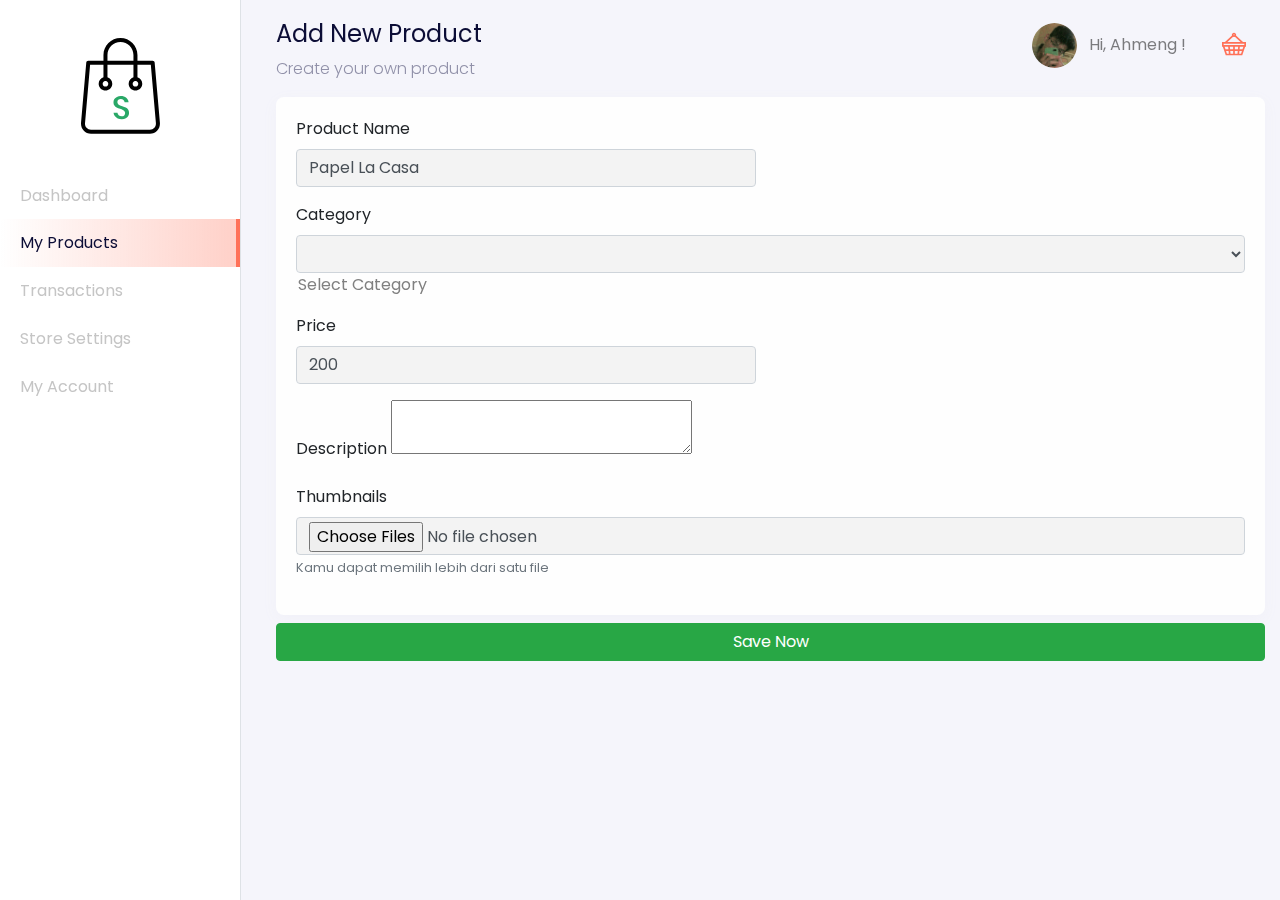
<file: dashboard-products-create.html>
<!DOCTYPE html>
<html lang="en">
  <head>
    <meta charset="utf-8" />
    <meta
      name="viewport"
      content="width=device-width, initial-scale=1, shrink-to-fit=no"
    />
    <meta name="description" content="" />
    <meta name="author" content="" />

    <title>Dashboard - Your Best Marketplace</title>

    <link href="https://unpkg.com/aos@2.3.1/dist/aos.css" rel="stylesheet" />
    <link href="style/main.css" rel="stylesheet" />
  </head>

  <body>
    <div class="page-dashboard">
      <div class="d-flex" id="wrapper" data-aos="fade-right">
        <!-- Sidebar -->
        <div class="border-right" id="sidebar-wrapper">
          <div class="sidebar-heading text-center">
            <img src="/images/dashboard-store-logo.svg" alt="" class="my-4" />
          </div>
          <div class="list-group list-group-flush">
            <a
              href="/dashboard.html"
              class="list-group-item list-group-item-action"
              >Dashboard</a
            >
            <a
              href="/dashboard-products.html"
              class="list-group-item list-group-item-action active"
              >My Products</a
            >
            <a
              href="/dashboard-transactions.html"
              class="list-group-item list-group-item-action"
              >Transactions</a
            >
            <a
              href="/dashboard-settings.html"
              class="list-group-item list-group-item-action"
              >Store Settings</a
            >
            <a
              href="/dashboard-account.html"
              class="list-group-item list-group-item-action"
              >My Account</a
            >
          </div>
        </div>
        <!-- /#sidebar-wrapper -->

        <!-- Page Content -->
        <div id="page-content-wrapper">
          <nav
            class="navbar navbar-store navbar-expand-lg navbar-light fixed-top"
            data-aos="fade-down"
          >
            <button
              class="btn btn-secondary d-md-none mr-auto mr-2"
              id="menu-toggle"
            >
              &laquo; Menu
            </button>

            <button
              class="navbar-toggler"
              type="button"
              data-toggle="collapse"
              data-target="#navbarSupportedContent"
              aria-controls="navbarSupportedContent"
              aria-expanded="false"
              aria-label="Toggle navigation"
            >
              <span class="navbar-toggler-icon"></span>
            </button>

            <div class="collapse navbar-collapse" id="navbarSupportedContent">
              <ul class="navbar-nav ml-auto d-none d-lg-flex">
                <li class="nav-item dropdown">
                  <a
                    class="nav-link"
                    href="#"
                    id="navbarDropdown"
                    role="button"
                    data-toggle="dropdown"
                    aria-haspopup="true"
                    aria-expanded="false"
                  >
                    <img
                      src="/images/Union.png"
                      alt=""
                      class="rounded-circle mr-2 profile-picture"
                    />
                    Hi, Ahmeng !
                  </a>
                  <div class="dropdown-menu" aria-labelledby="navbarDropdown">
                    <a class="dropdown-item" href="/index.html"
                      >Back to Store</a
                    >
                    <a class="dropdown-item" href="/dashboard-account.html"
                      >Settings</a
                    >
                    <div class="dropdown-divider"></div>
                    <a class="dropdown-item" href="/">Logout</a>
                  </div>
                </li>
                <li class="nav-item">
                  <a class="nav-link d-inline-block mt-2" href="#">
                    <img src="/images/icon-cart-empty.svg" alt="" />
                  </a>
                </li>
              </ul>
              <!-- Mobile Menu -->
              <ul class="navbar-nav d-block d-lg-none mt-3">
                <li class="nav-item">
                  <a class="nav-link" href="#"> Hi, Angga </a>
                </li>
                <li class="nav-item">
                  <a class="nav-link d-inline-block" href="#"> Cart </a>
                </li>
              </ul>
            </div>
          </nav>

          <div
            class="section-content section-dashboard-home"
            data-aos="fade-up"
          >
            <div class="container-fluid">
              <div class="dashboard-heading">
                <h2 class="dashboard-title">Add New Product</h2>
                <p class="dashboard-subtitle">Create your own product</p>
              </div>
              <div class="dashboard-content">
                <div class="row">
                  <div class="col-12">
                    <form action="">
                      <div class="card">
                        <div class="card-body">
                          <div class="row">
                            <div class="col-md-6">
                              <div class="form-group">
                                <label for="name">Product Name</label>
                                <input
                                  type="text"
                                  class="form-control"
                                  id="name"
                                  aria-describedby="name"
                                  name="storeName"
                                  value="Papel La Casa"
                                />
                              </div>
                            </div>
                            <div class="col-md-12">
                              <div class="form-group">
                                <label>Category</label>
                                <select
                                  name="category"
                                  class="form-control"
                                ></select>
                                <option value="" disabled>
                                  Select Category
                                </option>
                              </div>
                            </div>
                            <div class="col-md-6">
                              <div class="form-group">
                                <label for="price">Price</label>
                                <input
                                  type="number"
                                  class="form-control"
                                  id="price"
                                  aria-describedby="price"
                                  name="price"
                                  value="200"
                                />
                              </div>
                            </div>
                            <div class="col-md-12">
                              <div class="form-group">
                                <label for="description">Description</label>
                                <textarea name="editor"></textarea>
                              </div>
                            </div>
                            <div class="col-md-12">
                              <div class="form-group">
                                <label for="thumbnails">Thumbnails</label>
                                <input
                                  type="file"
                                  multiple
                                  class="form-control pt-1"
                                  id="thumbnails"
                                  aria-describedby="thumbnails"
                                  name="thumbnails"
                                />
                                <small class="text-muted">
                                  Kamu dapat memilih lebih dari satu file
                                </small>
                              </div>
                            </div>
                          </div>
                        </div>
                      </div>
                      <div class="row mt-2">
                        <div class="col">
                          <button
                            type="submit"
                            class="btn btn-success btn-block px-5"
                          >
                            Save Now
                          </button>
                        </div>
                      </div>
                    </form>
                  </div>
                </div>
              </div>
            </div>
          </div>
        </div>
        <!-- /#page-content-wrapper -->
      </div>
    </div>
    <!-- Bootstrap core JavaScript -->
    <script src="/vendor/jquery/jquery.slim.min.js"></script>
    <script src="/vendor/bootstrap/js/bootstrap.bundle.min.js"></script>
    <script src="https://unpkg.com/aos@2.3.1/dist/aos.js"></script>
    <script>
      AOS.init();
    </script>
    <!-- Menu Toggle Script -->
    <script>
      $("#menu-toggle").click(function (e) {
        e.preventDefault();
        $("#wrapper").toggleClass("toggled");
      });
    </script>
    <script src="https://cdn.ckeditor.com/4.14.0/standard/ckeditor.js"></script>
    <script>
      CKEDITOR.replace("editor");
    </script>
  </body>
</html>
</file>
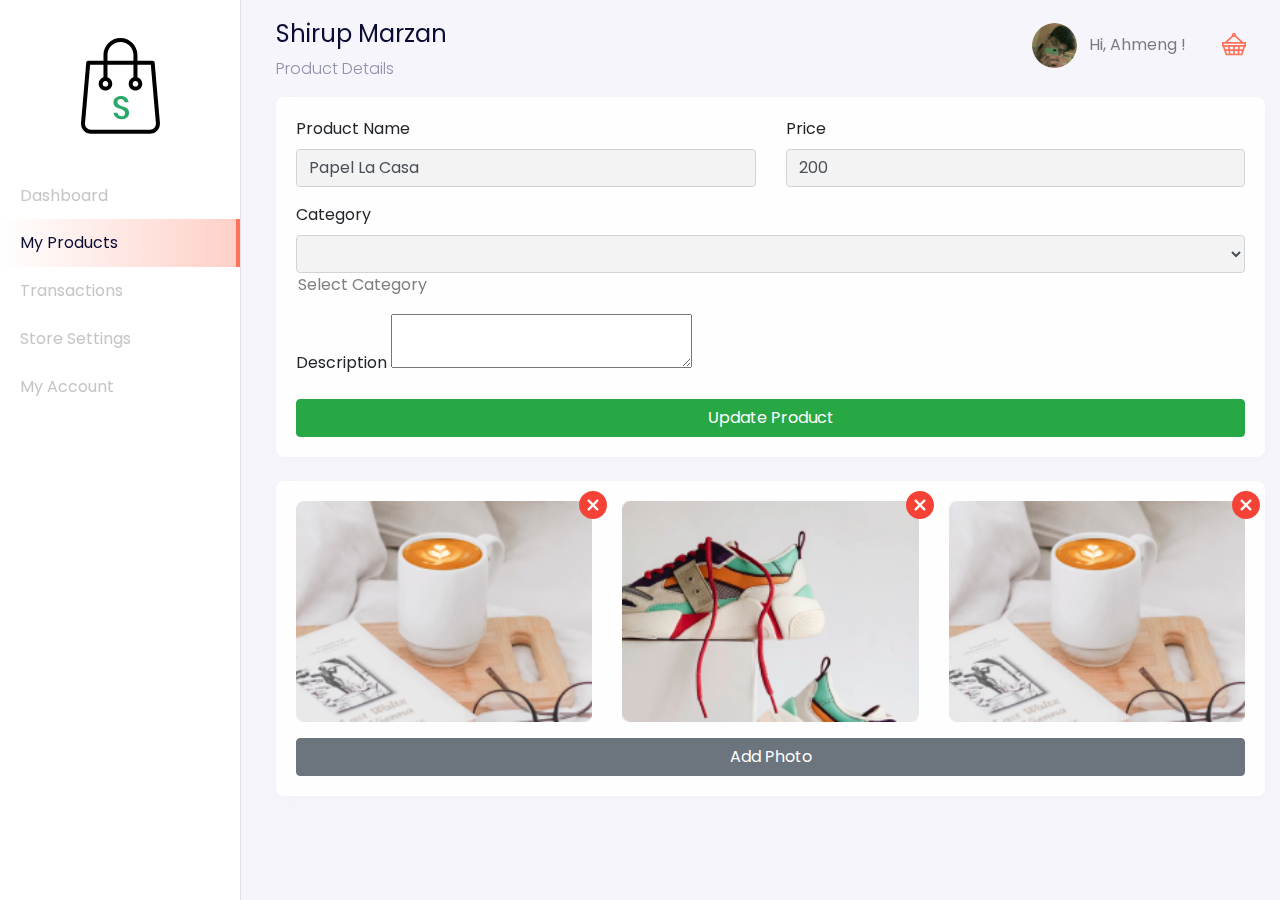
<file: dashboard-products-details.html>
<!DOCTYPE html>
<html lang="en">
  <head>
    <meta charset="utf-8" />
    <meta
      name="viewport"
      content="width=device-width, initial-scale=1, shrink-to-fit=no"
    />
    <meta name="description" content="" />
    <meta name="author" content="" />

    <title>Dashboard - Your Best Marketplace</title>

    <link href="https://unpkg.com/aos@2.3.1/dist/aos.css" rel="stylesheet" />
    <link href="style/main.css" rel="stylesheet" />
  </head>

  <body>
    <div class="page-dashboard">
      <div class="d-flex" id="wrapper" data-aos="fade-right">
        <!-- Sidebar -->
        <div class="border-right" id="sidebar-wrapper">
          <div class="sidebar-heading text-center">
            <img src="/images/dashboard-store-logo.svg" alt="" class="my-4" />
          </div>
          <div class="list-group list-group-flush">
            <a
              href="/dashboard.html"
              class="list-group-item list-group-item-action"
              >Dashboard</a
            >
            <a
              href="/dashboard-products.html"
              class="list-group-item list-group-item-action active"
              >My Products</a
            >
            <a
              href="/dashboard-transactions.html"
              class="list-group-item list-group-item-action"
              >Transactions</a
            >
            <a
              href="/dashboard-settings.html"
              class="list-group-item list-group-item-action"
              >Store Settings</a
            >
            <a
              href="/dashboard-account.html"
              class="list-group-item list-group-item-action"
              >My Account</a
            >
          </div>
        </div>
        <!-- /#sidebar-wrapper -->

        <!-- Page Content -->
        <div id="page-content-wrapper">
          <nav
            class="navbar navbar-store navbar-expand-lg navbar-light fixed-top"
            data-aos="fade-down"
          >
            <button
              class="btn btn-secondary d-md-none mr-auto mr-2"
              id="menu-toggle"
            >
              &laquo; Menu
            </button>

            <button
              class="navbar-toggler"
              type="button"
              data-toggle="collapse"
              data-target="#navbarSupportedContent"
              aria-controls="navbarSupportedContent"
              aria-expanded="false"
              aria-label="Toggle navigation"
            >
              <span class="navbar-toggler-icon"></span>
            </button>

            <div class="collapse navbar-collapse" id="navbarSupportedContent">
              <ul class="navbar-nav ml-auto d-none d-lg-flex">
                <li class="nav-item dropdown">
                  <a
                    class="nav-link"
                    href="#"
                    id="navbarDropdown"
                    role="button"
                    data-toggle="dropdown"
                    aria-haspopup="true"
                    aria-expanded="false"
                  >
                    <img
                      src="/images/Union.png"
                      alt=""
                      class="rounded-circle mr-2 profile-picture"
                    />
                    Hi, Ahmeng !
                  </a>
                  <div class="dropdown-menu" aria-labelledby="navbarDropdown">
                    <a class="dropdown-item" href="/index.html"
                      >Back to Store</a
                    >
                    <a class="dropdown-item" href="/dashboard-account.html"
                      >Settings</a
                    >
                    <div class="dropdown-divider"></div>
                    <a class="dropdown-item" href="/">Logout</a>
                  </div>
                </li>
                <li class="nav-item">
                  <a class="nav-link d-inline-block mt-2" href="#">
                    <img src="/images/icon-cart-empty.svg" alt="" />
                  </a>
                </li>
              </ul>
              <!-- Mobile Menu -->
              <ul class="navbar-nav d-block d-lg-none mt-3">
                <li class="nav-item">
                  <a class="nav-link" href="#"> Hi, Angga </a>
                </li>
                <li class="nav-item">
                  <a class="nav-link d-inline-block" href="#"> Cart </a>
                </li>
              </ul>
            </div>
          </nav>

          <div
            class="section-content section-dashboard-home"
            data-aos="fade-up"
          >
            <div class="container-fluid">
              <div class="dashboard-heading">
                <h2 class="dashboard-title">Shirup Marzan</h2>
                <p class="dashboard-subtitle">Product Details</p>
              </div>
              <div class="dashboard-content">
                <div class="row">
                  <div class="col-12">
                    <form action="">
                      <div class="card">
                        <div class="card-body">
                          <div class="row">
                            <div class="col-md-6">
                              <div class="form-group">
                                <label for="name">Product Name</label>
                                <input
                                  type="text"
                                  class="form-control"
                                  id="name"
                                  aria-describedby="name"
                                  name="storeName"
                                  value="Papel La Casa"
                                />
                              </div>
                            </div>
                            <div class="col-md-6">
                              <div class="form-group">
                                <label for="price">Price</label>
                                <input
                                  type="number"
                                  class="form-control"
                                  id="price"
                                  aria-describedby="price"
                                  name="price"
                                  value="200"
                                />
                              </div>
                            </div>
                            <div class="col-md-12">
                              <div class="form-group">
                                <label>Category</label>
                                <select
                                  name="category"
                                  class="form-control"
                                ></select>
                                <option value="" disabled>
                                  Select Category
                                </option>
                              </div>
                            </div>
                            <div class="col-md-12">
                              <div class="form-group">
                                <label for="description">Description</label>
                                <textarea name="editor"></textarea>
                              </div>
                            </div>
                            <div class="col">
                              <button
                                type="submit"
                                class="btn btn-success btn-block px-5"
                              >
                                Update Product
                              </button>
                            </div>
                          </div>
                        </div>
                      </div>
                    </form>
                  </div>
                </div>
                <div class="row mt-4">
                  <div class="col-12">
                    <div class="card">
                      <div class="card-body">
                        <div class="row">
                          <div class="col-md-4">
                            <div class="gallery-container">
                              <img
                                src="/images/product-card-1.png"
                                alt=""
                                class="w-100"
                              />
                              <a class="delete-gallery" href="#">
                                <img src="/images/icon-delete.svg" alt="" />
                              </a>
                            </div>
                          </div>
                          <div class="col-md-4">
                            <div class="gallery-container">
                              <img
                                src="/images/product-card-2.png"
                                alt=""
                                class="w-100"
                              />
                              <a class="delete-gallery" href="#">
                                <img src="/images/icon-delete.svg" alt="" />
                              </a>
                            </div>
                          </div>
                          <div class="col-md-4">
                            <div class="gallery-container">
                              <img
                                src="/images/product-card-3.png"
                                alt=""
                                class="w-100"
                              />
                              <a class="delete-gallery" href="#">
                                <img src="/images/icon-delete.svg" alt="" />
                              </a>
                            </div>
                          </div>
                          <div class="col mt-3">
                            <input
                              type="file"
                              id="file"
                              style="display: none"
                              multiple
                            />
                            <button
                              class="btn btn-secondary btn-block"
                              onclick="thisFileUpload();"
                            >
                              Add Photo
                            </button>
                          </div>
                        </div>
                      </div>
                    </div>
                  </div>
                </div>
              </div>
            </div>
          </div>
        </div>
        <!-- /#page-content-wrapper -->
      </div>
    </div>
    <!-- Bootstrap core JavaScript -->
    <script src="/vendor/jquery/jquery.slim.min.js"></script>
    <script src="/vendor/bootstrap/js/bootstrap.bundle.min.js"></script>
    <script src="https://unpkg.com/aos@2.3.1/dist/aos.js"></script>
    <script>
      AOS.init();
    </script>
    <!-- Menu Toggle Script -->
    <script>
      $("#menu-toggle").click(function (e) {
        e.preventDefault();
        $("#wrapper").toggleClass("toggled");
      });
    </script>
    <script>
      function thisFileUpload() {
        document.getElementById("file").click();
      }
    </script>
    <script src="https://cdn.ckeditor.com/4.14.0/standard/ckeditor.js"></script>
    <script>
      CKEDITOR.replace("editor");
    </script>
  </body>
</html>
</file>
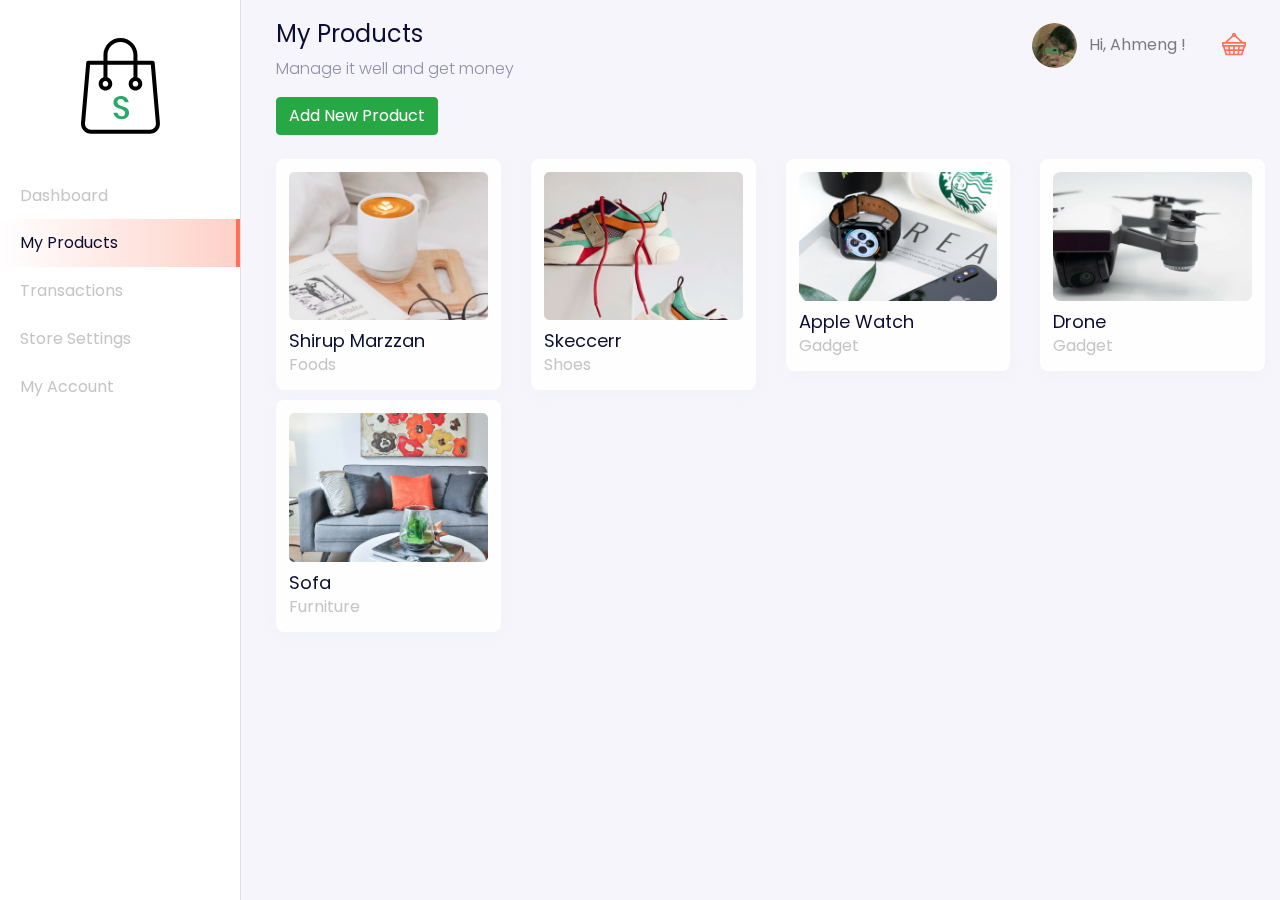
<file: dashboard-products.html>
<!DOCTYPE html>
<html lang="en">
  <head>
    <meta charset="utf-8" />
    <meta
      name="viewport"
      content="width=device-width, initial-scale=1, shrink-to-fit=no"
    />
    <meta name="description" content="" />
    <meta name="author" content="" />

    <title>Dashboard - Your Best Marketplace</title>

    <link href="https://unpkg.com/aos@2.3.1/dist/aos.css" rel="stylesheet" />
    <link href="style/main.css" rel="stylesheet" />
  </head>

  <body>
    <div class="page-dashboard">
      <div class="d-flex" id="wrapper" data-aos="fade-right">
        <!-- Sidebar -->
        <div class="border-right" id="sidebar-wrapper">
          <div class="sidebar-heading text-center">
            <img src="/images/dashboard-store-logo.svg" alt="" class="my-4" />
          </div>
          <div class="list-group list-group-flush">
            <a
              href="/dashboard.html"
              class="list-group-item list-group-item-action"
              >Dashboard</a
            >
            <a
              href="/dashboard-products.html"
              class="list-group-item list-group-item-action active"
              >My Products</a
            >
            <a
              href="/dashboard-transactions.html"
              class="list-group-item list-group-item-action"
              >Transactions</a
            >
            <a
              href="/dashboard-settings.html"
              class="list-group-item list-group-item-action"
              >Store Settings</a
            >
            <a
              href="/dashboard-account.html"
              class="list-group-item list-group-item-action"
              >My Account</a
            >
          </div>
        </div>
        <!-- /#sidebar-wrapper -->

        <!-- Page Content -->
        <div id="page-content-wrapper">
          <nav
            class="navbar navbar-store navbar-expand-lg navbar-light fixed-top"
            data-aos="fade-down"
          >
            <button
              class="btn btn-secondary d-md-none mr-auto mr-2"
              id="menu-toggle"
            >
              &laquo; Menu
            </button>

            <button
              class="navbar-toggler"
              type="button"
              data-toggle="collapse"
              data-target="#navbarSupportedContent"
              aria-controls="navbarSupportedContent"
              aria-expanded="false"
              aria-label="Toggle navigation"
            >
              <span class="navbar-toggler-icon"></span>
            </button>

            <div class="collapse navbar-collapse" id="navbarSupportedContent">
              <ul class="navbar-nav ml-auto d-none d-lg-flex">
                <li class="nav-item dropdown">
                  <a
                    class="nav-link"
                    href="#"
                    id="navbarDropdown"
                    role="button"
                    data-toggle="dropdown"
                    aria-haspopup="true"
                    aria-expanded="false"
                  >
                    <img
                      src="/images/Union.png"
                      alt=""
                      class="rounded-circle mr-2 profile-picture"
                    />
                    Hi, Ahmeng !
                  </a>
                  <div class="dropdown-menu" aria-labelledby="navbarDropdown">
                    <a class="dropdown-item" href="/index.html"
                      >Back to Store</a
                    >
                    <a class="dropdown-item" href="/dashboard-account.html"
                      >Settings</a
                    >
                    <div class="dropdown-divider"></div>
                    <a class="dropdown-item" href="/">Logout</a>
                  </div>
                </li>
                <li class="nav-item">
                  <a class="nav-link d-inline-block mt-2" href="#">
                    <img src="/images/icon-cart-empty.svg" alt="" />
                  </a>
                </li>
              </ul>
              <!-- Mobile Menu -->
              <ul class="navbar-nav d-block d-lg-none mt-3">
                <li class="nav-item">
                  <a class="nav-link" href="#"> Hi, Angga </a>
                </li>
                <li class="nav-item">
                  <a class="nav-link d-inline-block" href="#"> Cart </a>
                </li>
              </ul>
            </div>
          </nav>

          <div
            class="section-content section-dashboard-home"
            data-aos="fade-up"
          >
            <div class="container-fluid">
              <div class="dashboard-heading">
                <h2 class="dashboard-title">My Products</h2>
                <p class="dashboard-subtitle">Manage it well and get money</p>
              </div>
              <div class="dashboard-content">
                <div class="row">
                  <div class="col-12">
                    <a
                      href="/dashboard-products-create.html"
                      class="btn btn-success"
                      >Add New Product</a
                    >
                  </div>
                </div>
                <div class="row mt-4">
                  <div class="col-12 col-sm-6 col-md-4 col-lg-3">
                    <a
                      class="card card-dashboard-product d-block"
                      href="/dashboard-products-details.html"
                    >
                      <div class="card-body">
                        <img
                          src="/images/product-card-1.png"
                          alt=""
                          class="w-100 mb-2"
                        />
                        <div class="product-title">Shirup Marzzan</div>
                        <div class="product-category">Foods</div>
                      </div>
                    </a>
                  </div>
                  <div class="col-12 col-sm-6 col-md-4 col-lg-3">
                    <a
                      class="card card-dashboard-product d-block"
                      href="/dashboard-products-details.html"
                    >
                      <div class="card-body">
                        <img
                          src="/images/product-card-2.png"
                          alt=""
                          class="w-100 mb-2"
                        />
                        <div class="product-title">Skeccerr</div>
                        <div class="product-category">Shoes</div>
                      </div>
                    </a>
                  </div>
                  <div class="col-12 col-sm-6 col-md-4 col-lg-3">
                    <a
                      class="card card-dashboard-product d-block"
                      href="/dashboard-products-details.html"
                    >
                      <div class="card-body">
                        <img
                          src="/images/products-apple-watch.jpg"
                          alt=""
                          class="w-100 mb-2"
                        />
                        <div class="product-title">Apple Watch</div>
                        <div class="product-category">Gadget</div>
                      </div>
                    </a>
                  </div>
                  <div class="col-12 col-sm-6 col-md-4 col-lg-3">
                    <a
                      class="card card-dashboard-product d-block"
                      href="/dashboard-products-details.html"
                    >
                      <div class="card-body">
                        <img
                          src="/images/products-mavic-kawe.jpg"
                          alt=""
                          class="w-100 mb-2"
                        />
                        <div class="product-title">Drone</div>
                        <div class="product-category">Gadget</div>
                      </div>
                    </a>
                  </div>
                  <div class="col-12 col-sm-6 col-md-4 col-lg-3">
                    <a
                      class="card card-dashboard-product d-block"
                      href="/dashboard-products-details.html"
                    >
                      <div class="card-body">
                        <img
                          src="/images/product-card-5.png"
                          alt=""
                          class="w-100 mb-2"
                        />
                        <div class="product-title">Sofa</div>
                        <div class="product-category">Furniture</div>
                      </div>
                    </a>
                  </div>
                </div>
              </div>
            </div>
          </div>
        </div>
        <!-- /#page-content-wrapper -->
      </div>
    </div>
    <!-- Bootstrap core JavaScript -->
    <script src="/vendor/jquery/jquery.slim.min.js"></script>
    <script src="/vendor/bootstrap/js/bootstrap.bundle.min.js"></script>
    <script src="https://unpkg.com/aos@2.3.1/dist/aos.js"></script>
    <script>
      AOS.init();
    </script>
    <!-- Menu Toggle Script -->
    <script>
      $("#menu-toggle").click(function (e) {
        e.preventDefault();
        $("#wrapper").toggleClass("toggled");
      });
    </script>
  </body>
</html>
</file>
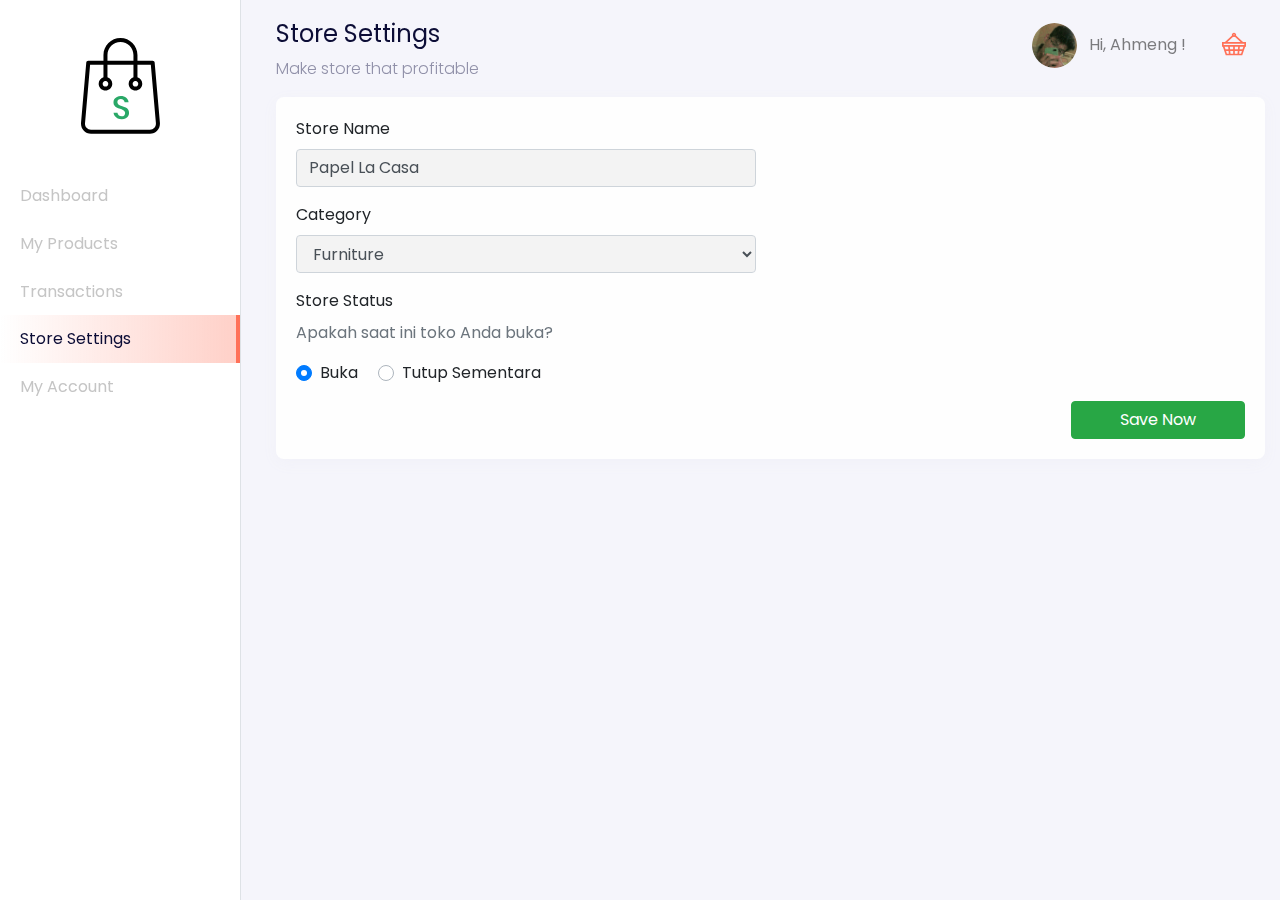
<file: dashboard-settings.html>
<!DOCTYPE html>
<html lang="en">
  <head>
    <meta charset="utf-8" />
    <meta
      name="viewport"
      content="width=device-width, initial-scale=1, shrink-to-fit=no"
    />
    <meta name="description" content="" />
    <meta name="author" content="" />

    <title>Dashboard - Your Best Marketplace</title>

    <link href="https://unpkg.com/aos@2.3.1/dist/aos.css" rel="stylesheet" />
    <link href="style/main.css" rel="stylesheet" />
  </head>

  <body>
    <div class="page-dashboard">
      <div class="d-flex" id="wrapper" data-aos="fade-right">
        <!-- Sidebar -->
        <div class="border-right" id="sidebar-wrapper">
          <div class="sidebar-heading text-center">
            <img src="/images/dashboard-store-logo.svg" alt="" class="my-4" />
          </div>
          <div class="list-group list-group-flush">
            <a
              href="/dashboard.html"
              class="list-group-item list-group-item-action"
              >Dashboard</a
            >
            <a
              href="/dashboard-products.html"
              class="list-group-item list-group-item-action"
              >My Products</a
            >
            <a
              href="/dashboard-transactions.html"
              class="list-group-item list-group-item-action"
              >Transactions</a
            >
            <a
              href="/dashboard-settings.html"
              class="list-group-item list-group-item-action active"
              >Store Settings</a
            >
            <a
              href="/dashboard-account.html"
              class="list-group-item list-group-item-action"
              >My Account</a
            >
          </div>
        </div>
        <!-- /#sidebar-wrapper -->

        <!-- Page Content -->
        <div id="page-content-wrapper">
          <nav
            class="navbar navbar-store navbar-expand-lg navbar-light fixed-top"
            data-aos="fade-down"
          >
            <button
              class="btn btn-secondary d-md-none mr-auto mr-2"
              id="menu-toggle"
            >
              &laquo; Menu
            </button>

            <button
              class="navbar-toggler"
              type="button"
              data-toggle="collapse"
              data-target="#navbarSupportedContent"
              aria-controls="navbarSupportedContent"
              aria-expanded="false"
              aria-label="Toggle navigation"
            >
              <span class="navbar-toggler-icon"></span>
            </button>

            <div class="collapse navbar-collapse" id="navbarSupportedContent">
              <ul class="navbar-nav ml-auto d-none d-lg-flex">
                <li class="nav-item dropdown">
                  <a
                    class="nav-link"
                    href="#"
                    id="navbarDropdown"
                    role="button"
                    data-toggle="dropdown"
                    aria-haspopup="true"
                    aria-expanded="false"
                  >
                    <img
                      src="/images/Union.png"
                      alt=""
                      class="rounded-circle mr-2 profile-picture"
                    />
                    Hi, Ahmeng !
                  </a>
                  <div class="dropdown-menu" aria-labelledby="navbarDropdown">
                    <a class="dropdown-item" href="/index.html"
                      >Back to Store</a
                    >
                    <a class="dropdown-item" href="/dashboard-account.html"
                      >Settings</a
                    >
                    <div class="dropdown-divider"></div>
                    <a class="dropdown-item" href="/">Logout</a>
                  </div>
                </li>
                <li class="nav-item">
                  <a class="nav-link d-inline-block mt-2" href="#">
                    <img src="/images/icon-cart-empty.svg" alt="" />
                  </a>
                </li>
              </ul>
              <!-- Mobile Menu -->
              <ul class="navbar-nav d-block d-lg-none mt-3">
                <li class="nav-item">
                  <a class="nav-link" href="#"> Hi, Angga </a>
                </li>
                <li class="nav-item">
                  <a class="nav-link d-inline-block" href="#"> Cart </a>
                </li>
              </ul>
            </div>
          </nav>

          <div
            class="section-content section-dashboard-home"
            data-aos="fade-up"
          >
            <div class="container-fluid">
              <div class="dashboard-heading">
                <h2 class="dashboard-title">Store Settings</h2>
                <p class="dashboard-subtitle">Make store that profitable</p>
              </div>
              <div class="dashboard-content">
                <div class="row">
                  <div class="col-12">
                    <form action="">
                      <div class="card">
                        <div class="card-body">
                          <div class="row">
                            <div class="col-md-6">
                              <div class="form-group">
                                <label for="storeName">Store Name</label>
                                <input
                                  type="text"
                                  class="form-control"
                                  id="storeName"
                                  aria-describedby="emailHelp"
                                  name="storeName"
                                  value="Papel La Casa"
                                />
                              </div>
                            </div>
                          </div>
                          <div class="row">
                            <div class="col-md-6">
                              <div class="form-group">
                                <label for="category">Category</label>
                                <select
                                  name="category"
                                  id="category"
                                  class="form-control"
                                >
                                  <option value="Furniture">Furniture</option>
                                </select>
                              </div>
                            </div>
                          </div>
                          <div class="row">
                            <div class="col-md-6">
                              <div class="form-group">
                                <label for="is_store_open">Store Status</label>
                                <p class="text-muted">
                                  Apakah saat ini toko Anda buka?
                                </p>
                                <div
                                  class="custom-control custom-radio custom-control-inline"
                                >
                                  <input
                                    class="custom-control-input"
                                    type="radio"
                                    name="is_store_open"
                                    id="openStoreTrue"
                                    value="true"
                                    checked
                                  />
                                  <label
                                    class="custom-control-label"
                                    for="openStoreTrue"
                                    >Buka</label
                                  >
                                </div>
                                <div
                                  class="custom-control custom-radio custom-control-inline"
                                >
                                  <input
                                    class="custom-control-input"
                                    type="radio"
                                    name="is_store_open"
                                    id="openStoreFalse"
                                    value="false"
                                  />
                                  <label
                                    makasih
                                    class="custom-control-label"
                                    for="openStoreFalse"
                                    >Tutup Sementara</label
                                  >
                                </div>
                              </div>
                            </div>
                          </div>
                          <div class="row">
                            <div class="col text-right">
                              <button
                                type="submit"
                                class="btn btn-success px-5"
                              >
                                Save Now
                              </button>
                            </div>
                          </div>
                        </div>
                      </div>
                    </form>
                  </div>
                </div>
              </div>
            </div>
          </div>
        </div>
        <!-- /#page-content-wrapper -->
      </div>
    </div>
    <!-- Bootstrap core JavaScript -->
    <script src="/vendor/jquery/jquery.slim.min.js"></script>
    <script src="/vendor/bootstrap/js/bootstrap.bundle.min.js"></script>
    <script src="https://unpkg.com/aos@2.3.1/dist/aos.js"></script>
    <script>
      AOS.init();
    </script>
    <!-- Menu Toggle Script -->
    <script>
      $("#menu-toggle").click(function (e) {
        e.preventDefault();
        $("#wrapper").toggleClass("toggled");
      });
    </script>
  </body>
</html>
</file>
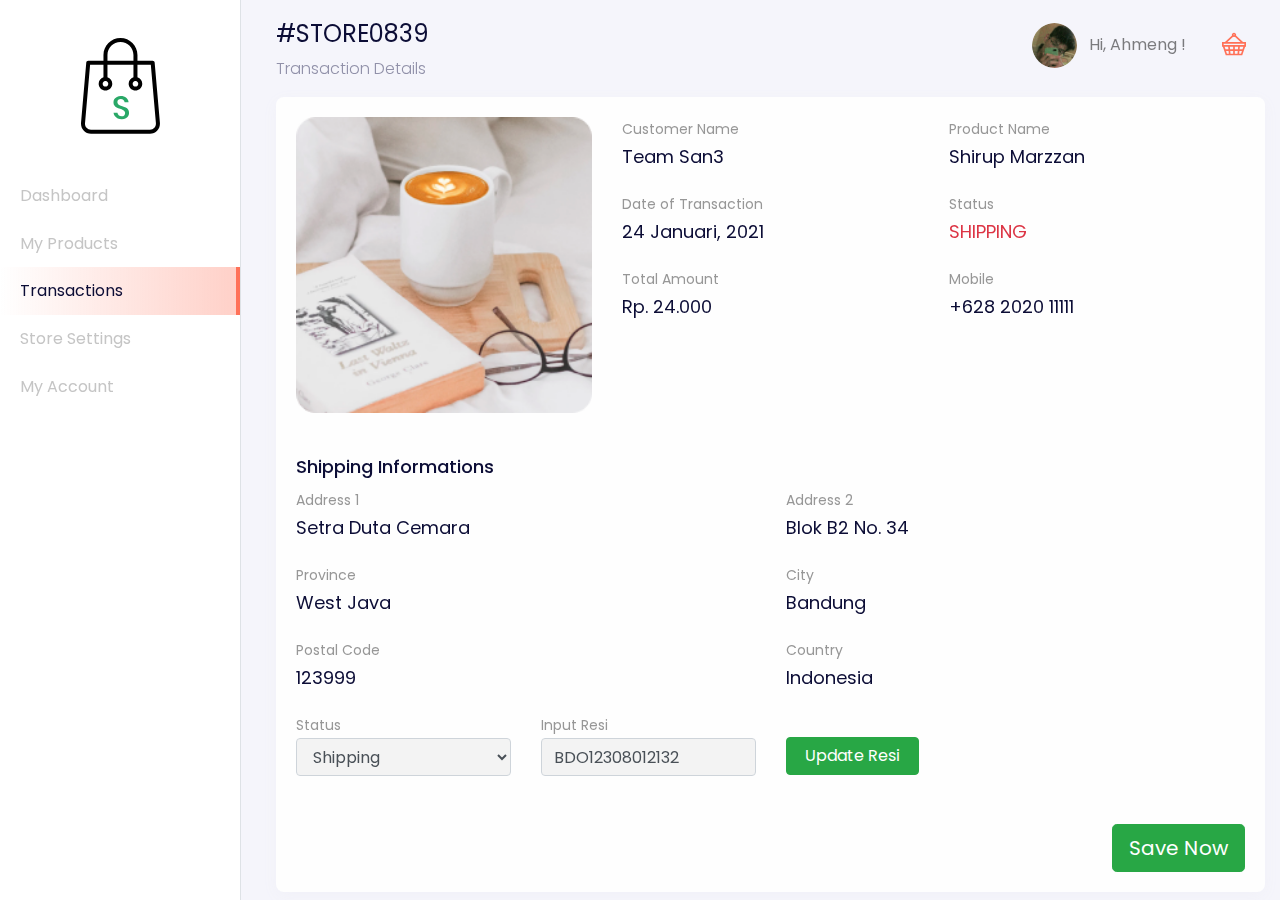
<file: dashboard-transactions-details.html>
<!DOCTYPE html>
<html lang="en">
  <head>
    <meta charset="utf-8" />
    <meta
      name="viewport"
      content="width=device-width, initial-scale=1, shrink-to-fit=no"
    />
    <meta name="description" content="" />
    <meta name="author" content="" />

    <title>Dashboard - Your Best Marketplace</title>

    <link href="https://unpkg.com/aos@2.3.1/dist/aos.css" rel="stylesheet" />
    <link href="style/main.css" rel="stylesheet" />
  </head>

  <body>
    <div class="page-dashboard">
      <div class="d-flex" id="wrapper" data-aos="fade-right">
        <!-- Sidebar -->
        <div class="border-right" id="sidebar-wrapper">
          <div class="sidebar-heading text-center">
            <img src="/images/dashboard-store-logo.svg" alt="" class="my-4" />
          </div>
          <div class="list-group list-group-flush">
            <a
              href="/dashboard.html"
              class="list-group-item list-group-item-action"
              >Dashboard</a
            >
            <a
              href="/dashboard-products.html"
              class="list-group-item list-group-item-action"
              >My Products</a
            >
            <a
              href="/dashboard-transactions.html"
              class="list-group-item list-group-item-action active"
              >Transactions</a
            >
            <a
              href="/dashboard-settings.html"
              class="list-group-item list-group-item-action"
              >Store Settings</a
            >
            <a
              href="/dashboard-account.html"
              class="list-group-item list-group-item-action"
              >My Account</a
            >
          </div>
        </div>
        <!-- /#sidebar-wrapper -->

        <!-- Page Content -->
        <div id="page-content-wrapper">
          <nav
            class="navbar navbar-store navbar-expand-lg navbar-light fixed-top"
            data-aos="fade-down"
          >
            <button
              class="btn btn-secondary d-md-none mr-auto mr-2"
              id="menu-toggle"
            >
              &laquo; Menu
            </button>

            <button
              class="navbar-toggler"
              type="button"
              data-toggle="collapse"
              data-target="#navbarSupportedContent"
              aria-controls="navbarSupportedContent"
              aria-expanded="false"
              aria-label="Toggle navigation"
            >
              <span class="navbar-toggler-icon"></span>
            </button>

            <div class="collapse navbar-collapse" id="navbarSupportedContent">
              <ul class="navbar-nav ml-auto d-none d-lg-flex">
                <li class="nav-item dropdown">
                  <a
                    class="nav-link"
                    href="#"
                    id="navbarDropdown"
                    role="button"
                    data-toggle="dropdown"
                    aria-haspopup="true"
                    aria-expanded="false"
                  >
                    <img
                      src="/images/Union.png"
                      alt=""
                      class="rounded-circle mr-2 profile-picture"
                    />
                    Hi, Ahmeng !
                  </a>
                  <div class="dropdown-menu" aria-labelledby="navbarDropdown">
                    <a class="dropdown-item" href="/index.html"
                      >Back to Store</a
                    >
                    <a class="dropdown-item" href="/dashboard-account.html"
                      >Settings</a
                    >
                    <div class="dropdown-divider"></div>
                    <a class="dropdown-item" href="/">Logout</a>
                  </div>
                </li>
                <li class="nav-item">
                  <a class="nav-link d-inline-block mt-2" href="#">
                    <img src="/images/icon-cart-empty.svg" alt="" />
                  </a>
                </li>
              </ul>
              <!-- Mobile Menu -->
              <ul class="navbar-nav d-block d-lg-none mt-3">
                <li class="nav-item">
                  <a class="nav-link" href="#"> Hi, Ahmeng ! </a>
                </li>
                <li class="nav-item">
                  <a class="nav-link d-inline-block" href="#"> Cart </a>
                </li>
              </ul>
            </div>
          </nav>

          <div
            class="section-content section-dashboard-home"
            data-aos="fade-up"
          >
            <div class="container-fluid">
              <div class="dashboard-heading">
                <h2 class="dashboard-title">#STORE0839</h2>
                <p class="dashboard-subtitle">Transaction Details</p>
              </div>
              <div class="dashboard-content" id="transactionDetails">
                <div class="row">
                  <div class="col-12">
                    <div class="card">
                      <div class="card-body">
                        <div class="row">
                          <div class="col-12 col-md-4">
                            <img
                              src="/images/product-details-dashboard.png"
                              alt=""
                              class="w-100 mb-3"
                            />
                          </div>
                          <div class="col-12 col-md-8">
                            <div class="row">
                              <div class="col-12 col-md-6">
                                <div class="product-title">Customer Name</div>
                                <div class="product-subtitle">Team San3</div>
                              </div>
                              <div class="col-12 col-md-6">
                                <div class="product-title">Product Name</div>
                                <div class="product-subtitle">
                                  Shirup Marzzan
                                </div>
                              </div>
                              <div class="col-12 col-md-6">
                                <div class="product-title">
                                  Date of Transaction
                                </div>
                                <div class="product-subtitle">
                                  24 Januari, 2021
                                </div>
                              </div>
                              <div class="col-12 col-md-6">
                                <div class="product-title">Status</div>
                                <div class="product-subtitle text-danger">
                                  {{ status }}
                                </div>
                              </div>
                              <div class="col-12 col-md-6">
                                <div class="product-title">Total Amount</div>
                                <div class="product-subtitle">Rp. 24.000</div>
                              </div>
                              <div class="col-12 col-md-6">
                                <div class="product-title">Mobile</div>
                                <div class="product-subtitle">
                                  +628 2020 11111
                                </div>
                              </div>
                            </div>
                          </div>
                        </div>
                        <div class="row">
                          <div class="col-12 mt-4">
                            <h5>Shipping Informations</h5>
                            <div class="row">
                              <div class="col-12 col-md-6">
                                <div class="product-title">Address 1</div>
                                <div class="product-subtitle">
                                  Setra Duta Cemara
                                </div>
                              </div>
                              <div class="col-12 col-md-6">
                                <div class="product-title">Address 2</div>
                                <div class="product-subtitle">
                                  Blok B2 No. 34
                                </div>
                              </div>
                              <div class="col-12 col-md-6">
                                <div class="product-title">Province</div>
                                <div class="product-subtitle">West Java</div>
                              </div>
                              <div class="col-12 col-md-6">
                                <div class="product-title">City</div>
                                <div class="product-subtitle">Bandung</div>
                              </div>
                              <div class="col-12 col-md-6">
                                <div class="product-title">Postal Code</div>
                                <div class="product-subtitle">123999</div>
                              </div>
                              <div class="col-12 col-md-6">
                                <div class="product-title">Country</div>
                                <div class="product-subtitle">Indonesia</div>
                              </div>
                              <div class="col-12">
                                <div class="row">
                                  <div class="col-md-3">
                                    <div class="product-title">Status</div>
                                    <select
                                      name="status"
                                      id="status"
                                      class="form-control"
                                      v-model="status"
                                    >
                                      <option value="UNPAID">Unpaid</option>
                                      <option value="PENDING">Pending</option>
                                      <option value="SHIPPING">Shipping</option>
                                      <option value="SUCCESS">Success</option>
                                    </select>
                                  </div>
                                  <template v-if="status == 'SHIPPING'">
                                    <div class="col-md-3">
                                      <div class="product-title">
                                        Input Resi
                                      </div>
                                      <input
                                        class="form-control"
                                        type="text"
                                        name="resi"
                                        id="openStoreTrue"
                                        v-model="resi"
                                      />
                                    </div>
                                    <div class="col-md-2">
                                      <button
                                        type="submit"
                                        class="btn btn-success btn-block mt-4"
                                      >
                                        Update Resi
                                      </button>
                                    </div>
                                  </template>
                                </div>
                              </div>
                            </div>
                          </div>
                        </div>
                        <div class="row mt-4">
                          <div class="col-12 text-right">
                            <button
                              type="submit"
                              class="btn btn-success btn-lg mt-4"
                            >
                              Save Now
                            </button>
                          </div>
                        </div>
                      </div>
                    </div>
                  </div>
                </div>
              </div>
            </div>
          </div>
        </div>
        <!-- /#page-content-wrapper -->
      </div>
    </div>
    <!-- Bootstrap core JavaScript -->
    <script src="/vendor/jquery/jquery.slim.min.js"></script>
    <script src="/vendor/bootstrap/js/bootstrap.bundle.min.js"></script>
    <script src="https://unpkg.com/aos@2.3.1/dist/aos.js"></script>
    <script>
      AOS.init();
    </script>
    <!-- Menu Toggle Script -->
    <script>
      $("#menu-toggle").click(function (e) {
        e.preventDefault();
        $("#wrapper").toggleClass("toggled");
      });
    </script>
    <script src="/vendor/vue/vue.js"></script>
    <script>
      var transactionDetails = new Vue({
        el: "#transactionDetails",
        data: {
          status: "SHIPPING",
          resi: "BDO12308012132",
        },
      });
    </script>
  </body>
</html>
</file>
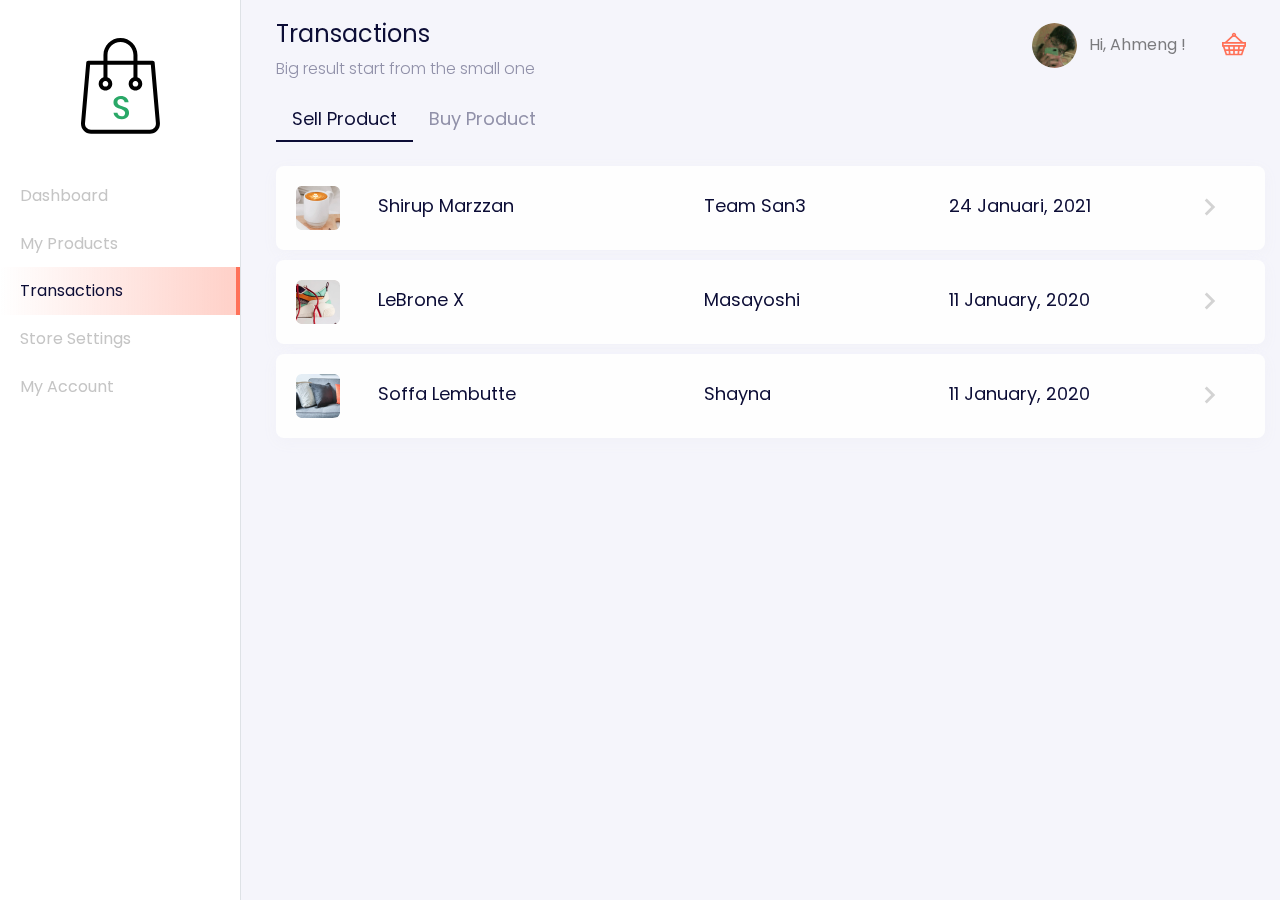
<file: dashboard-transactions.html>
<!DOCTYPE html>
<html lang="en">
  <head>
    <meta charset="utf-8" />
    <meta
      name="viewport"
      content="width=device-width, initial-scale=1, shrink-to-fit=no"
    />
    <meta name="description" content="" />
    <meta name="author" content="" />

    <title>Dashboard - Your Best Marketplace</title>

    <link href="https://unpkg.com/aos@2.3.1/dist/aos.css" rel="stylesheet" />
    <link href="style/main.css" rel="stylesheet" />
  </head>

  <body>
    <div class="page-dashboard">
      <div class="d-flex" id="wrapper" data-aos="fade-right">
        <!-- Sidebar -->
        <div class="border-right" id="sidebar-wrapper">
          <div class="sidebar-heading text-center">
            <img src="/images/dashboard-store-logo.svg" alt="" class="my-4" />
          </div>
          <div class="list-group list-group-flush">
            <a
              href="/dashboard.html"
              class="list-group-item list-group-item-action"
              >Dashboard</a
            >
            <a
              href="/dashboard-products.html"
              class="list-group-item list-group-item-action"
              >My Products</a
            >
            <a
              href="/dashboard-transactions.html"
              class="list-group-item list-group-item-action active"
              >Transactions</a
            >
            <a
              href="/dashboard-settings.html"
              class="list-group-item list-group-item-action"
              >Store Settings</a
            >
            <a
              href="/dashboard-account.html"
              class="list-group-item list-group-item-action"
              >My Account</a
            >
          </div>
        </div>
        <!-- /#sidebar-wrapper -->

        <!-- Page Content -->
        <div id="page-content-wrapper">
          <nav
            class="navbar navbar-store navbar-expand-lg navbar-light fixed-top"
            data-aos="fade-down"
          >
            <button
              class="btn btn-secondary d-md-none mr-auto mr-2"
              id="menu-toggle"
            >
              &laquo; Menu
            </button>

            <button
              class="navbar-toggler"
              type="button"
              data-toggle="collapse"
              data-target="#navbarSupportedContent"
              aria-controls="navbarSupportedContent"
              aria-expanded="false"
              aria-label="Toggle navigation"
            >
              <span class="navbar-toggler-icon"></span>
            </button>

            <div class="collapse navbar-collapse" id="navbarSupportedContent">
              <ul class="navbar-nav ml-auto d-none d-lg-flex">
                <li class="nav-item dropdown">
                  <a
                    class="nav-link"
                    href="#"
                    id="navbarDropdown"
                    role="button"
                    data-toggle="dropdown"
                    aria-haspopup="true"
                    aria-expanded="false"
                  >
                    <img
                      src="/images/Union.png"
                      alt=""
                      class="rounded-circle mr-2 profile-picture"
                    />
                    Hi, Ahmeng !
                  </a>
                  <div class="dropdown-menu" aria-labelledby="navbarDropdown">
                    <a class="dropdown-item" href="/index.html"
                      >Back to Store</a
                    >
                    <a class="dropdown-item" href="/dashboard-account.html"
                      >Settings</a
                    >
                    <div class="dropdown-divider"></div>
                    <a class="dropdown-item" href="/">Logout</a>
                  </div>
                </li>
                <li class="nav-item">
                  <a class="nav-link d-inline-block mt-2" href="#">
                    <img src="/images/icon-cart-empty.svg" alt="" />
                  </a>
                </li>
              </ul>
              <!-- Mobile Menu -->
              <ul class="navbar-nav d-block d-lg-none mt-3">
                <li class="nav-item">
                  <a class="nav-link" href="#"> Hi, Angga </a>
                </li>
                <li class="nav-item">
                  <a class="nav-link d-inline-block" href="#"> Cart </a>
                </li>
              </ul>
            </div>
          </nav>

          <div
            class="section-content section-dashboard-home"
            data-aos="fade-up"
          >
            <div class="container-fluid">
              <div class="dashboard-heading">
                <h2 class="dashboard-title">Transactions</h2>
                <p class="dashboard-subtitle">
                  Big result start from the small one
                </p>
              </div>
              <div class="dashboard-content">
                <ul class="nav nav-pills" id="myTab" role="tablist">
                  <li class="nav-item" role="presentation">
                    <a
                      class="nav-link active"
                      id="sell-tab"
                      data-toggle="tab"
                      href="#sell"
                      role="tab"
                      aria-controls="sell"
                      aria-selected="true"
                      >Sell Product</a
                    >
                  </li>
                  <li class="nav-item" role="presentation">
                    <a
                      class="nav-link"
                      id="buy-tab"
                      data-toggle="tab"
                      href="#buy"
                      role="tab"
                      aria-controls="buy"
                      aria-selected="false"
                      >Buy Product</a
                    >
                  </li>
                </ul>
                <div class="tab-content" id="myTabContent">
                  <div
                    class="tab-pane fade show active"
                    id="sell"
                    role="tabpanel"
                    aria-labelledby="sell-tab"
                  >
                    <div class="row mt-3">
                      <div class="col-12 mt-2">
                        <a
                          class="card card-list d-block"
                          href="/dashboard-transactions-details.html"
                        >
                          <div class="card-body">
                            <div class="row">
                              <div class="col-md-1">
                                <img
                                  src="/images/dashboard-icon-product-1.png"
                                  alt=""
                                />
                              </div>
                              <div class="col-md-4">Shirup Marzzan</div>
                              <div class="col-md-3">Team San3</div>
                              <div class="col-md-3">24 Januari, 2021</div>
                              <div class="col-md-1 d-none d-md-block">
                                <img
                                  src="/images/dashboard-arrow-right.svg"
                                  alt=""
                                />
                              </div>
                            </div>
                          </div>
                        </a>
                        <a
                          class="card card-list d-block"
                          href="/dashboard-transactions-details.html"
                        >
                          <div class="card-body">
                            <div class="row">
                              <div class="col-md-1">
                                <img
                                  src="/images/dashboard-icon-product-2.png"
                                  alt=""
                                />
                              </div>
                              <div class="col-md-4">LeBrone X</div>
                              <div class="col-md-3">Masayoshi</div>
                              <div class="col-md-3">11 January, 2020</div>
                              <div class="col-md-1 d-none d-md-block">
                                <img
                                  src="/images/dashboard-arrow-right.svg"
                                  alt=""
                                />
                              </div>
                            </div>
                          </div>
                        </a>
                        <a
                          class="card card-list d-block"
                          href="/dashboard-transactions-details.html"
                        >
                          <div class="card-body">
                            <div class="row">
                              <div class="col-md-1">
                                <img
                                  src="/images/dashboard-icon-product-3.png"
                                  alt=""
                                />
                              </div>
                              <div class="col-md-4">Soffa Lembutte</div>
                              <div class="col-md-3">Shayna</div>
                              <div class="col-md-3">11 January, 2020</div>
                              <div class="col-md-1 d-none d-md-block">
                                <img
                                  src="/images/dashboard-arrow-right.svg"
                                  alt=""
                                />
                              </div>
                            </div>
                          </div>
                        </a>
                      </div>
                    </div>
                  </div>
                  <div
                    class="tab-pane fade"
                    id="buy"
                    role="tabpanel"
                    aria-labelledby="buy-tab"
                  >
                    <div class="row mt-3">
                      <div class="col-12 mt-2">
                        <a
                          class="card card-list d-block"
                          href="/dashboard-transactions-details.html"
                        >
                          <div class="card-body">
                            <div class="row">
                              <div class="col-md-1">
                                <img
                                  src="/images/dashboard-icon-product-1.png"
                                  alt=""
                                />
                              </div>
                              <div class="col-md-4">Shirup Marzzan</div>
                              <div class="col-md-3">Angga Risky</div>
                              <div class="col-md-3">12 Januari, 2020</div>
                              <div class="col-md-1 d-none d-md-block">
                                <img
                                  src="/images/dashboard-arrow-right.svg"
                                  alt=""
                                />
                              </div>
                            </div>
                          </div>
                        </a>
                      </div>
                    </div>
                  </div>
                </div>
              </div>
            </div>
          </div>
        </div>
        <!-- /#page-content-wrapper -->
      </div>
    </div>
    <!-- Bootstrap core JavaScript -->
    <script src="/vendor/jquery/jquery.slim.min.js"></script>
    <script src="/vendor/bootstrap/js/bootstrap.bundle.min.js"></script>
    <script src="https://unpkg.com/aos@2.3.1/dist/aos.js"></script>
    <script>
      AOS.init();
    </script>
    <!-- Menu Toggle Script -->
    <script>
      $("#menu-toggle").click(function (e) {
        e.preventDefault();
        $("#wrapper").toggleClass("toggled");
      });
    </script>
  </body>
</html>
</file>
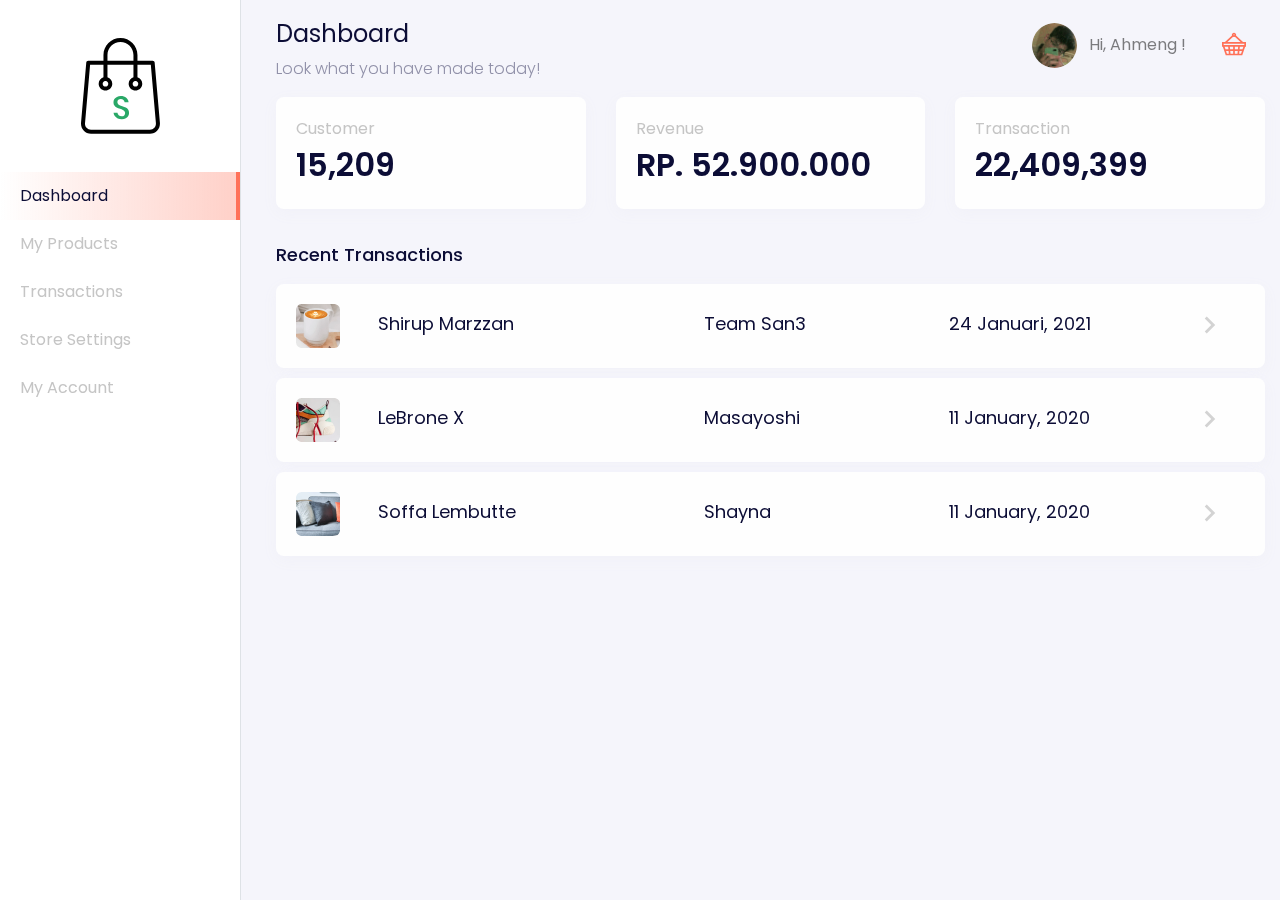
<file: dashboard.html>
<!DOCTYPE html>
<html lang="en">
  <head>
    <meta charset="utf-8" />
    <meta
      name="viewport"
      content="width=device-width, initial-scale=1, shrink-to-fit=no"
    />
    <meta name="description" content="" />
    <meta name="author" content="" />

    <title>Dashboard - Your Best Marketplace</title>

    <link href="https://unpkg.com/aos@2.3.1/dist/aos.css" rel="stylesheet" />
    <link href="style/main.css" rel="stylesheet" />
  </head>

  <body>
    <div class="page-dashboard">
      <div class="d-flex" id="wrapper" data-aos="fade-right">
        <!-- Sidebar -->
        <div class="border-right" id="sidebar-wrapper">
          <div class="sidebar-heading text-center">
            <img src="/images/dashboard-store-logo.svg" alt="" class="my-4" />
          </div>
          <div class="list-group list-group-flush">
            <a
              href="/dashboard.html"
              class="list-group-item list-group-item-action active"
              >Dashboard</a
            >
            <a
              href="/dashboard-products.html"
              class="list-group-item list-group-item-action"
              >My Products</a
            >
            <a
              href="/dashboard-transactions.html"
              class="list-group-item list-group-item-action"
              >Transactions</a
            >
            <a
              href="/dashboard-settings.html"
              class="list-group-item list-group-item-action"
              >Store Settings</a
            >
            <a
              href="/dashboard-account.html"
              class="list-group-item list-group-item-action"
              >My Account</a
            >
          </div>
        </div>
        <!-- /#sidebar-wrapper -->

        <!-- Page Content -->
        <div id="page-content-wrapper">
          <nav
            class="navbar navbar-store navbar-expand-lg navbar-light fixed-top"
            data-aos="fade-down"
          >
            <button
              class="btn btn-secondary d-md-none mr-auto mr-2"
              id="menu-toggle"
            >
              &laquo; Menu
            </button>

            <button
              class="navbar-toggler"
              type="button"
              data-toggle="collapse"
              data-target="#navbarSupportedContent"
              aria-controls="navbarSupportedContent"
              aria-expanded="false"
              aria-label="Toggle navigation"
            >
              <span class="navbar-toggler-icon"></span>
            </button>

            <div class="collapse navbar-collapse" id="navbarSupportedContent">
              <ul class="navbar-nav ml-auto d-none d-lg-flex">
                <li class="nav-item dropdown">
                  <a
                    class="nav-link"
                    href="#"
                    id="navbarDropdown"
                    role="button"
                    data-toggle="dropdown"
                    aria-haspopup="true"
                    aria-expanded="false"
                  >
                    <img
                      src="/images/Union.png"
                      alt=""
                      class="rounded-circle mr-2 profile-picture"
                    />
                    Hi, Ahmeng !
                  </a>
                  <div class="dropdown-menu" aria-labelledby="navbarDropdown">
                    <a class="dropdown-item" href="/index.html"
                      >Back to Store</a
                    >
                    <a class="dropdown-item" href="/dashboard-account.html"
                      >Settings</a
                    >
                    <div class="dropdown-divider"></div>
                    <a class="dropdown-item" href="/">Logout</a>
                  </div>
                </li>
                <li class="nav-item">
                  <a class="nav-link d-inline-block mt-2" href="#">
                    <img src="/images/icon-cart-empty.svg" alt="" />
                  </a>
                </li>
              </ul>
              <!-- Mobile Menu -->
              <ul class="navbar-nav d-block d-lg-none mt-3">
                <li class="nav-item">
                  <a class="nav-link" href="#"> Hi, Angga </a>
                </li>
                <li class="nav-item">
                  <a class="nav-link d-inline-block" href="#"> Cart </a>
                </li>
              </ul>
            </div>
          </nav>

          <div
            class="section-content section-dashboard-home"
            data-aos="fade-up"
          >
            <div class="container-fluid">
              <div class="dashboard-heading">
                <h2 class="dashboard-title">Dashboard</h2>
                <p class="dashboard-subtitle">Look what you have made today!</p>
              </div>
              <div class="dashboard-content">
                <div class="row">
                  <div class="col-md-4">
                    <div class="card mb-2">
                      <div class="card-body">
                        <div class="dashboard-card-title">Customer</div>
                        <div class="dashboard-card-subtitle">15,209</div>
                      </div>
                    </div>
                  </div>
                  <div class="col-md-4">
                    <div class="card mb-2">
                      <div class="card-body">
                        <div class="dashboard-card-title">Revenue</div>
                        <div class="dashboard-card-subtitle">
                          RP. 52.900.000
                        </div>
                      </div>
                    </div>
                  </div>
                  <div class="col-md-4">
                    <div class="card mb-2">
                      <div class="card-body">
                        <div class="dashboard-card-title">Transaction</div>
                        <div class="dashboard-card-subtitle">22,409,399</div>
                      </div>
                    </div>
                  </div>
                </div>
                <div class="row mt-3">
                  <div class="col-12 mt-2">
                    <h5 class="mb-3">Recent Transactions</h5>
                    <a
                      class="card card-list d-block"
                      href="/dashboard-transactions-details.html"
                    >
                      <div class="card-body">
                        <div class="row">
                          <div class="col-md-1">
                            <img
                              src="/images/dashboard-icon-product-1.png"
                              alt=""
                            />
                          </div>
                          <div class="col-md-4">Shirup Marzzan</div>
                          <div class="col-md-3">Team San3</div>
                          <div class="col-md-3">24 Januari, 2021</div>
                          <div class="col-md-1 d-none d-md-block">
                            <img
                              src="/images/dashboard-arrow-right.svg"
                              alt=""
                            />
                          </div>
                        </div>
                      </div>
                    </a>
                    <a
                      class="card card-list d-block"
                      href="/dashboard-transactions-details.html"
                    >
                      <div class="card-body">
                        <div class="row">
                          <div class="col-md-1">
                            <img
                              src="/images/dashboard-icon-product-2.png"
                              alt=""
                            />
                          </div>
                          <div class="col-md-4">LeBrone X</div>
                          <div class="col-md-3">Masayoshi</div>
                          <div class="col-md-3">11 January, 2020</div>
                          <div class="col-md-1 d-none d-md-block">
                            <img
                              src="/images/dashboard-arrow-right.svg"
                              alt=""
                            />
                          </div>
                        </div>
                      </div>
                    </a>
                    <a
                      class="card card-list d-block"
                      href="/dashboard-transactions-details.html"
                    >
                      <div class="card-body">
                        <div class="row">
                          <div class="col-md-1">
                            <img
                              src="/images/dashboard-icon-product-3.png"
                              alt=""
                            />
                          </div>
                          <div class="col-md-4">Soffa Lembutte</div>
                          <div class="col-md-3">Shayna</div>
                          <div class="col-md-3">11 January, 2020</div>
                          <div class="col-md-1 d-none d-md-block">
                            <img
                              src="/images/dashboard-arrow-right.svg"
                              alt=""
                            />
                          </div>
                        </div>
                      </div>
                    </a>
                  </div>
                </div>
              </div>
            </div>
          </div>
        </div>
        <!-- /#page-content-wrapper -->
      </div>
    </div>
    <!-- Bootstrap core JavaScript -->
    <script src="/vendor/jquery/jquery.slim.min.js"></script>
    <script src="/vendor/bootstrap/js/bootstrap.bundle.min.js"></script>
    <script src="https://unpkg.com/aos@2.3.1/dist/aos.js"></script>
    <script>
      AOS.init();
    </script>
    <!-- Menu Toggle Script -->
    <script>
      $("#menu-toggle").click(function (e) {
        e.preventDefault();
        $("#wrapper").toggleClass("toggled");
      });
    </script>
  </body>
</html>
</file>
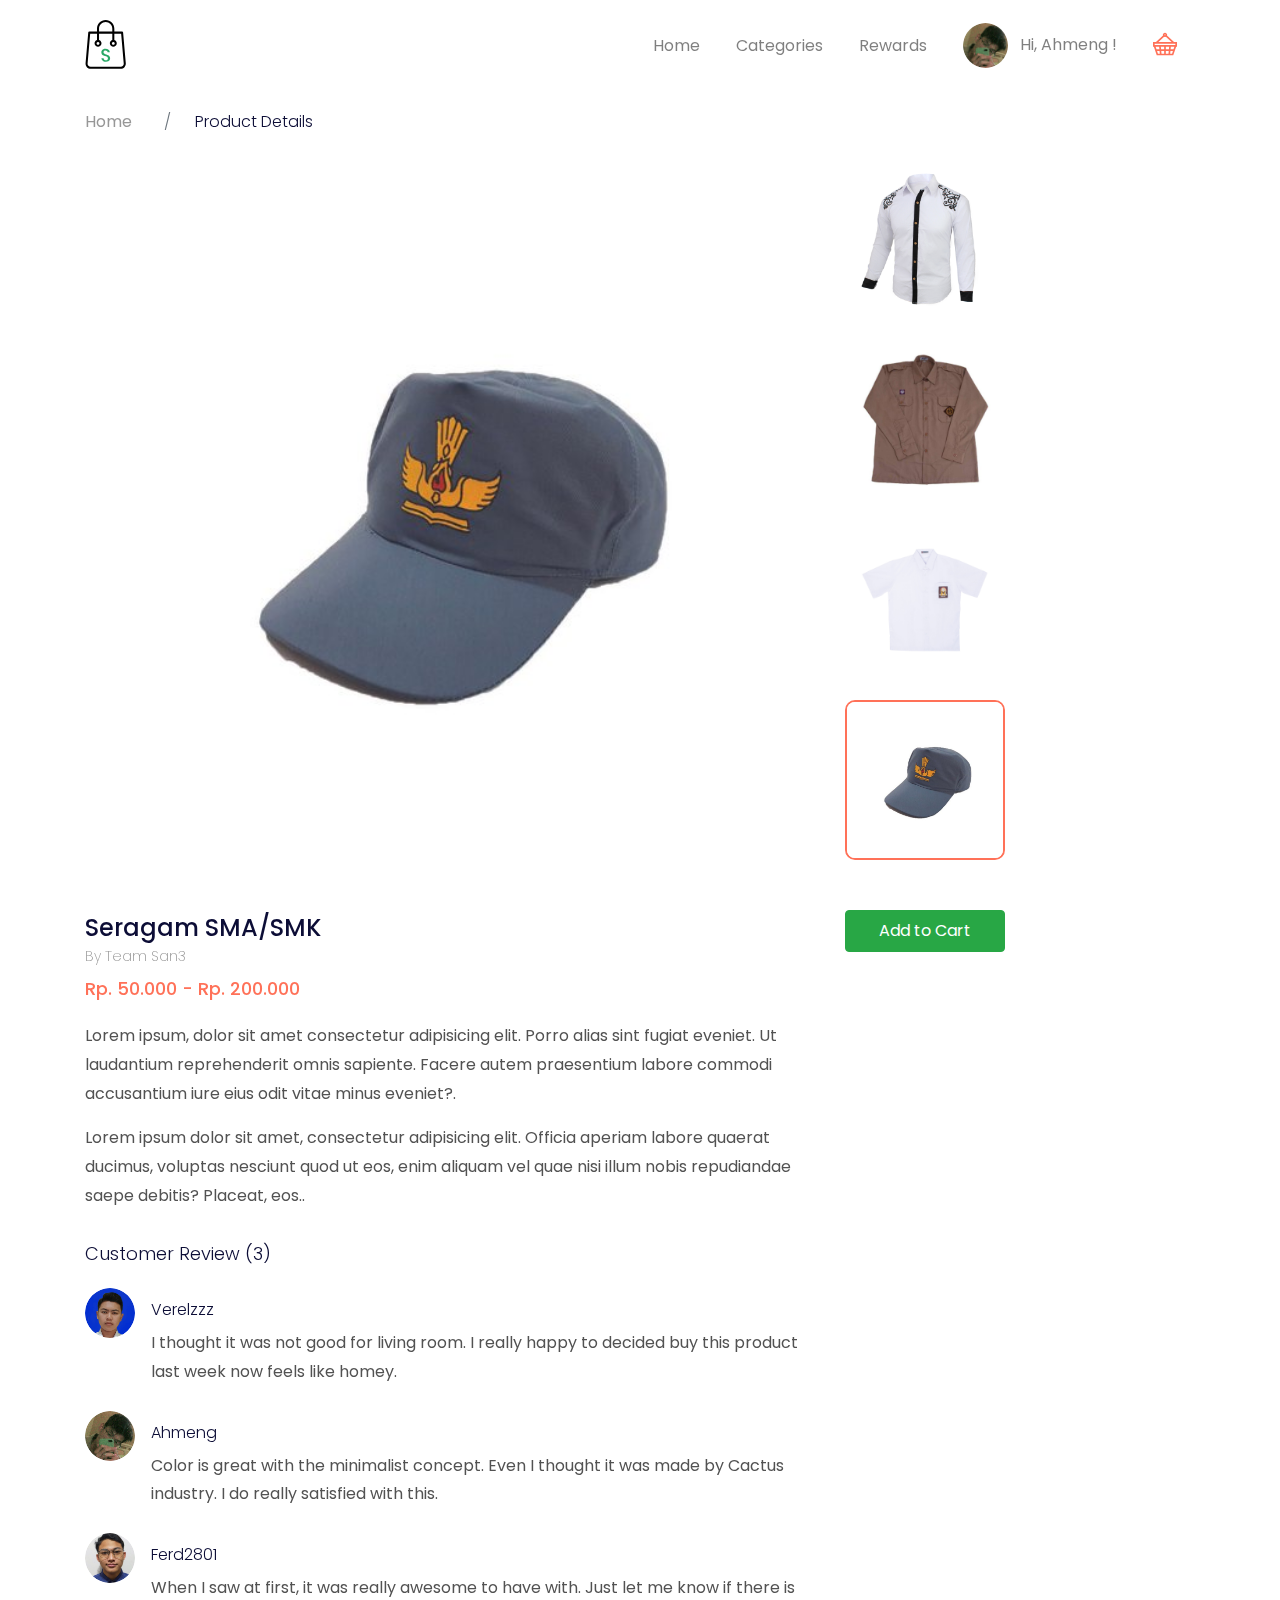
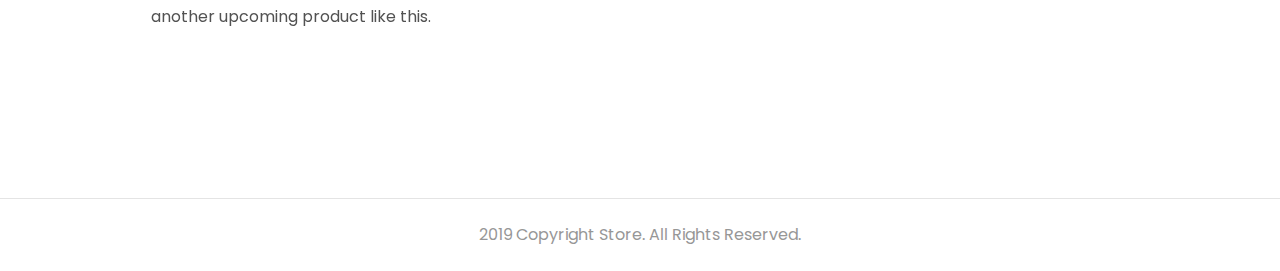
<file: details.html>
<!DOCTYPE html>
<html lang="en">
  <head>
    <meta charset="utf-8" />
    <meta
      name="viewport"
      content="width=device-width, initial-scale=1, shrink-to-fit=no"
    />
    <meta name="description" content="" />
    <meta name="author" content="" />

    <title>Store - Your Best Marketplace</title>

    <link href="https://unpkg.com/aos@2.3.1/dist/aos.css" rel="stylesheet" />
    <link href="style/main.css" rel="stylesheet" />
  </head>

  <body>
    <!-- Navigation -->
    <nav
      class="navbar navbar-expand-lg navbar-light navbar-store fixed-top navbar-fixed-top"
      data-aos="fade-down"
      aria-label="Navbar"
    >
      <div class="container">
        <a class="navbar-brand" href="/">
          <img src="/images/logo.svg" alt="" />
        </a>
        <button
          class="navbar-toggler"
          type="button"
          data-toggle="collapse"
          data-target="#navbarResponsive"
          aria-controls="navbarResponsive"
          aria-expanded="false"
          aria-label="Toggle navigation"
        >
          <span class="navbar-toggler-icon"></span>
        </button>
        <div class="collapse navbar-collapse" id="navbarResponsive">
          <ul class="navbar-nav ml-auto">
            <li class="nav-item">
              <a class="nav-link" href="/">Home </a>
            </li>
            <li class="nav-item">
              <a class="nav-link" href="/categories.html">Categories</a>
            </li>
            <li class="nav-item">
              <a class="nav-link" href="#">Rewards</a>
            </li>
          </ul>

          <!-- Desktop Menu -->
          <ul class="navbar-nav d-none d-lg-flex">
            <li class="nav-item dropdown">
              <a
                class="nav-link"
                href="#"
                id="navbarDropdown"
                role="button"
                data-toggle="dropdown"
                aria-haspopup="true"
                aria-expanded="false"
              >
                <img
                  src="/images/Union.png"
                  alt=""
                  class="rounded-circle mr-2 profile-picture"
                />
                Hi, Ahmeng !
              </a>
              <div class="dropdown-menu" aria-labelledby="navbarDropdown">
                <a class="dropdown-item" href="/dashboard.html">Dashboard</a>
                <a class="dropdown-item" href="/dashboard-account.html"
                  >Settings</a
                >
                <div class="dropdown-divider"></div>
                <a class="dropdown-item" href="/">Logout</a>
              </div>
            </li>
            <li class="nav-item">
              <a class="nav-link d-inline-block mt-2" href="#">
                <img src="/images/icon-cart-empty.svg" alt="" />
              </a>
            </li>
          </ul>

          <!-- Mobile Menu -->
          <ul class="navbar-nav d-block d-lg-none">
            <li class="nav-item">
              <a class="nav-link" href="#"> Hi, Angga </a>
            </li>
            <li class="nav-item">
              <a class="nav-link d-inline-block" href="#"> Cart </a>
            </li>
          </ul>
        </div>
      </div>
    </nav>

    <!-- Page Content -->
    <div class="page-content page-details">
      <section
        class="store-breadcrumbs"
        data-aos="fade-down"
        data-aos-delay="100"
      >
        <div class="container">
          <div class="row">
            <div class="col-12">
              <nav aria-label="breadcrumb">
                <ol class="breadcrumb">
                  <li class="breadcrumb-item"><a href="/">Home</a></li>
                  <li class="breadcrumb-item active" aria-current="page">
                    Product Details
                  </li>
                </ol>
              </nav>
            </div>
          </div>
        </div>
      </section>
      <section class="store-gallery" id="gallery">
        <div class="container">
          <div class="row">
            <div class="col-lg-8" data-aos="zoom-in">
              <transition name="slide-fade" mode="out-in">
                <img
                  :key="photos[activePhoto].id"
                  :src="photos[activePhoto].url"
                  class="w-100 main-image"
                  alt=""
                />
              </transition>
            </div>
            <div class="col-lg-2">
              <div class="row">
                <div
                  class="col-3 col-lg-12 mt-2 mt-lg-0"
                  v-for="(photo, index) in photos"
                  :key="photo.id"
                  data-aos="zoom-in"
                  data-aos-delay="100"
                >
                  <a href="#" @click="changeActive(index)">
                    <img
                      :src="photo.url"
                      class="w-100 thumbnail-image"
                      :class="{ active: index == activePhoto }"
                      alt=""
                    />
                  </a>
                </div>
              </div>
            </div>
          </div>
        </div>
      </section>
      <div class="store-details-container" data-aos="fade-up">
        <section class="store-heading">
          <div class="container">
            <div class="row">
              <div class="col-lg-8">
                <h1>Seragam SMA/SMK</h1>
                <div class="owner">By Team San3</div>
                <div class="price">Rp. 50.000 - Rp. 200.000</div>
              </div>
              <div class="col-lg-2" data-aos="zoom-in">
                <a
                  class="btn btn-success nav-link px-4 text-white btn-block mb-3"
                  href="/cart.html"
                  >Add to Cart</a
                >
              </div>
            </div>
          </div>
        </section>
        <section class="store-description">
          <div class="container">
            <div class="row">
              <div class="col-12 col-lg-8">
                <p>
                  Lorem ipsum, dolor sit amet consectetur adipisicing elit.
                  Porro alias sint fugiat eveniet. Ut laudantium reprehenderit
                  omnis sapiente. Facere autem praesentium labore commodi
                  accusantium iure eius odit vitae minus eveniet?.
                </p>
                <p>
                  Lorem ipsum dolor sit amet, consectetur adipisicing elit.
                  Officia aperiam labore quaerat ducimus, voluptas nesciunt quod
                  ut eos, enim aliquam vel quae nisi illum nobis repudiandae
                  saepe debitis? Placeat, eos..
                </p>
              </div>
            </div>
          </div>
        </section>
        <section class="store-review">
          <div class="container">
            <div class="row">
              <div class="col-12 col-lg-8 mt-3 mb-3">
                <h5>Customer Review (3)</h5>
              </div>
            </div>
            <div class="row">
              <div class="col-12 col-lg-8">
                <ul class="list-unstyled">
                  <li class="media">
                    <img
                      src="/images/Union (1).png"
                      class="mr-3 rounded-circle"
                      alt=""
                    />
                    <div class="media-body">
                      <h5 class="mt-2 mb-1">Verelzzz</h5>
                      I thought it was not good for living room. I really happy
                      to decided buy this product last week now feels like
                      homey.
                    </div>
                  </li>
                  <li class="media my-4">
                    <img
                      src="/images/Union.png"
                      class="mr-3 rounded-circle"
                      alt=""
                    />
                    <div class="media-body">
                      <h5 class="mt-2 mb-1">Ahmeng</h5>
                      Color is great with the minimalist concept. Even I thought
                      it was made by Cactus industry. I do really satisfied with
                      this.
                    </div>
                  </li>
                  <li class="media">
                    <img
                      src="/images/Union (2).png"
                      class="mr-3 rounded-circle"
                      alt=""
                    />
                    <div class="media-body">
                      <h5 class="mt-2 mb-1">Ferd2801</h5>
                      When I saw at first, it was really awesome to have with.
                      Just let me know if there is another upcoming product like
                      this.
                    </div>
                  </li>
                </ul>
              </div>
            </div>
          </div>
        </section>
      </div>
    </div>

    <footer>
      <div class="container">
        <div class="row">
          <div class="col-12 text-center">
            <p class="pt-4 pb-2">2019 Copyright Store. All Rights Reserved.</p>
          </div>
        </div>
      </div>
    </footer>

    <!-- Bootstrap core JavaScript -->
    <script src="/vendor/jquery/jquery.slim.min.js"></script>
    <script src="/vendor/bootstrap/js/bootstrap.bundle.min.js"></script>
    <script src="https://unpkg.com/aos@2.3.1/dist/aos.js"></script>
    <script>
      AOS.init();
    </script>
    <script src="/vendor/vue/vue.js"></script>
    <script>
      var gallery = new Vue({
        el: "#gallery",
        mounted() {
          AOS.init();
        },
        data: {
          activePhoto: 3,
          photos: [
            {
              id: 1,
              url: "/images/jasko.jpg",
            },
            {
              id: 2,
              url: "/images/pramuks.jpg",
            },
            {
              id: 3,
              url: "/images/SMK.jpeg",
            },
            {
              id: 4,
              url: "/images/Topi.jpeg",
            },
          ],
        },
        methods: {
          changeActive(id) {
            this.activePhoto = id;
          },
        },
      });
    </script>
    <script src="/script/navbar-scroll.js"></script>
  </body>
</html>
</file>
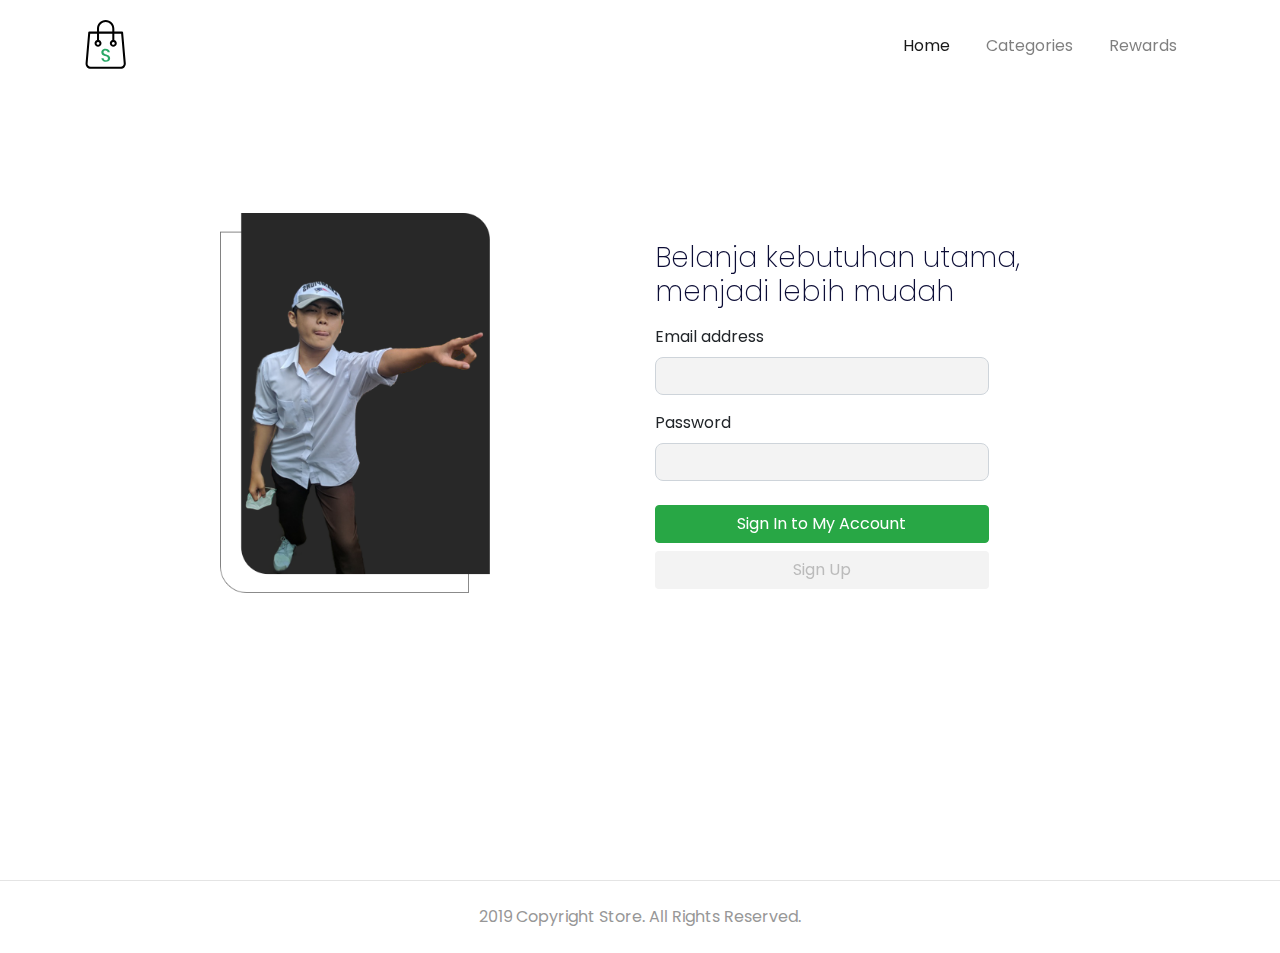
<file: login.html>
<!DOCTYPE html>
<html lang="en">
  <head>
    <meta charset="utf-8" />
    <meta
      name="viewport"
      content="width=device-width, initial-scale=1, shrink-to-fit=no"
    />
    <meta name="description" content="" />
    <meta name="author" content="" />

    <title>Store - Your Best Marketplace</title>

    <link href="https://unpkg.com/aos@2.3.1/dist/aos.css" rel="stylesheet" />
    <link href="style/main.css" rel="stylesheet" />
  </head>

  <body>
    <!-- Navigation -->
    <nav
      class="navbar navbar-expand-lg navbar-light navbar-store fixed-top navbar-fixed-top"
      data-aos="fade-down"
    >
      <div class="container">
        <a class="navbar-brand" href="/">
          <img src="/images/logo.svg" alt="" />
        </a>
        <button
          class="navbar-toggler"
          type="button"
          data-toggle="collapse"
          data-target="#navbarResponsive"
          aria-controls="navbarResponsive"
          aria-expanded="false"
          aria-label="Toggle navigation"
        >
          <span class="navbar-toggler-icon"></span>
        </button>
        <div class="collapse navbar-collapse" id="navbarResponsive">
          <ul class="navbar-nav ml-auto">
            <li class="nav-item active">
              <a class="nav-link" href="/">Home </a>
            </li>
            <li class="nav-item">
              <a class="nav-link" href="/categories.html">Categories</a>
            </li>
            <li class="nav-item">
              <a class="nav-link" href="#">Rewards</a>
            </li>
          </ul>
        </div>
      </div>
    </nav>

    <!-- Page Content -->
    <div class="page-content page-auth">
      <div class="section-store-auth" data-aos="fade-up">
        <div class="container">
          <div class="row align-items-center row-login">
            <div class="col-lg-6 text-center">
              <img
                src="/images/Login-placeholder.png"
                alt=""
                class="w-50 mb-4 mb-lg-none"
              />
            </div>
            <div class="col-lg-5">
              <h2>
                Belanja kebutuhan utama, <br />
                menjadi lebih mudah
              </h2>
              <form class="mt-3">
                <div class="form-group">
                  <label>Email address</label>
                  <input
                    type="email"
                    class="form-control w-75"
                    aria-describedby="emailHelp"
                  />
                </div>
                <div class="form-group">
                  <label>Password</label>
                  <input type="password" class="form-control w-75" />
                </div>
                <a
                  class="btn btn-success btn-block w-75 mt-4"
                  href="/login.html"
                >
                  Sign In to My Account
                </a>
                <a class="btn btn-signup w-75 mt-2" href="/register.html">
                  Sign Up
                </a>
              </form>
            </div>
          </div>
        </div>
      </div>
    </div>

    <footer>
      <div class="container">
        <div class="row">
          <div class="col-12 text-center">
            <p class="pt-4 pb-2">2019 Copyright Store. All Rights Reserved.</p>
          </div>
        </div>
      </div>
    </footer>

    <!-- Bootstrap core JavaScript -->
    <script src="/vendor/jquery/jquery.slim.min.js"></script>
    <script src="/vendor/bootstrap/js/bootstrap.bundle.min.js"></script>
    <script src="https://unpkg.com/aos@2.3.1/dist/aos.js"></script>
    <script>
      AOS.init();
    </script>
    <script src="/script/navbar-scroll.js"></script>
  </body>
</html>
</file>
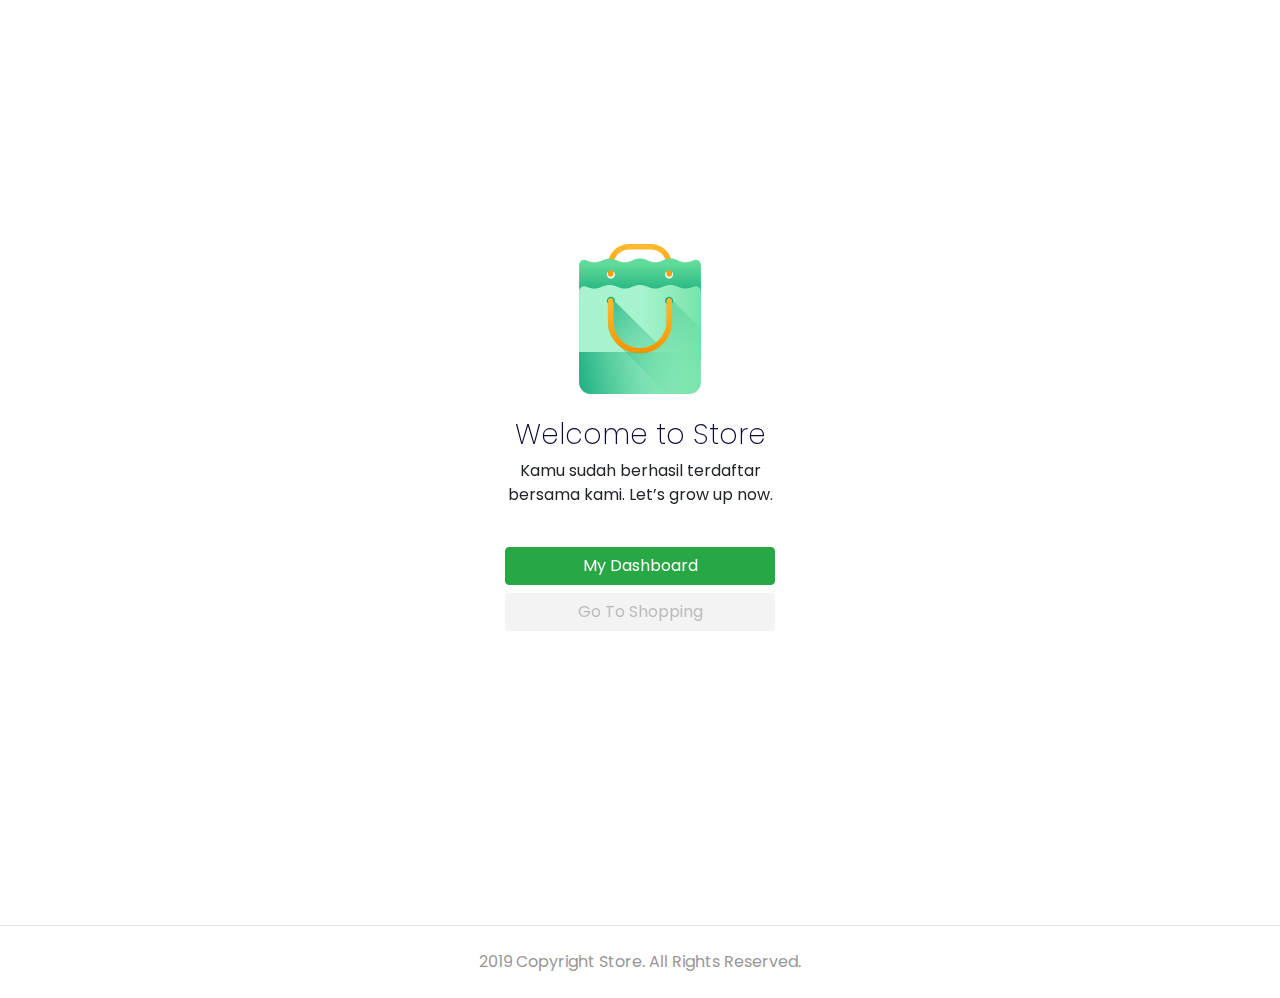
<file: register-success.html>
<!DOCTYPE html>
<html lang="en">
  <head>
    <meta charset="utf-8" />
    <meta
      name="viewport"
      content="width=device-width, initial-scale=1, shrink-to-fit=no"
    />
    <meta name="description" content="" />
    <meta name="author" content="" />

    <title>Store - Your Best Marketplace</title>

    <link href="https://unpkg.com/aos@2.3.1/dist/aos.css" rel="stylesheet" />
    <link href="style/main.css" rel="stylesheet" />
  </head>

  <body>
    <!-- Page Content -->
    <div class="page-content page-success">
      <div class="section-success" data-aos="zoom-in">
        <div class="container">
          <div class="row align-items-center row-login justify-content-center">
            <div class="col-lg-6 text-center">
              <img src="/images/success.svg" alt="" class="mb-4" />
              <h2>Welcome to Store</h2>
              <p>
                Kamu sudah berhasil terdaftar <br />
                bersama kami. Let’s grow up now.
              </p>
              <div>
                <a class="btn btn-success w-50 mt-4" href="/dashboard.html">
                  My Dashboard
                </a>
                <a class="btn btn-signup w-50 mt-2" href="/index.html">
                  Go To Shopping
                </a>
              </div>
            </div>
          </div>
        </div>
      </div>
    </div>

    <footer>
      <div class="container">
        <div class="row">
          <div class="col-12 text-center">
            <p class="pt-4 pb-2">2019 Copyright Store. All Rights Reserved.</p>
          </div>
        </div>
      </div>
    </footer>

    <!-- Bootstrap core JavaScript -->
    <script src="/vendor/jquery/jquery.slim.min.js"></script>
    <script src="/vendor/bootstrap/js/bootstrap.bundle.min.js"></script>
    <script src="https://unpkg.com/aos@2.3.1/dist/aos.js"></script>
    <script>
      AOS.init();
    </script>
    <script src="/script/navbar-scroll.js"></script>
  </body>
</html>
</file>
<file: style/main.css>
@import url("https://fonts.googleapis.com/css2?family=Poppins:ital,wght@0,400;0,500;0,600;1,400;1,500&display=swap");
:root {
  --blue: #007bff;
  --indigo: #6610f2;
  --purple: #6f42c1;
  --pink: #e83e8c;
  --red: #dc3545;
  --orange: #fd7e14;
  --yellow: #ffc107;
  --green: #28a745;
  --teal: #20c997;
  --cyan: #17a2b8;
  --white: #fff;
  --gray: #6c757d;
  --gray-dark: #343a40;
  --primary: #007bff;
  --secondary: #6c757d;
  --success: #28a745;
  --info: #17a2b8;
  --warning: #ffc107;
  --danger: #dc3545;
  --light: #f8f9fa;
  --dark: #343a40;
  --breakpoint-xs: 0;
  --breakpoint-sm: 576px;
  --breakpoint-md: 768px;
  --breakpoint-lg: 992px;
  --breakpoint-xl: 1200px;
  --font-family-sans-serif: -apple-system, BlinkMacSystemFont, "Segoe UI",
    Roboto, "Helvetica Neue", Arial, "Noto Sans", sans-serif,
    "Apple Color Emoji", "Segoe UI Emoji", "Segoe UI Symbol", "Noto Color Emoji";
  --font-family-monospace: SFMono-Regular, Menlo, Monaco, Consolas,
    "Liberation Mono", "Courier New", monospace;
}

*,
*::before,
*::after {
  -webkit-box-sizing: border-box;
  box-sizing: border-box;
}

html {
  font-family: sans-serif;
  line-height: 1.15;
  -webkit-text-size-adjust: 100%;
  -webkit-tap-highlight-color: rgba(0, 0, 0, 0);
}

article,
aside,
figcaption,
figure,
footer,
header,
hgroup,
main,
nav,
section {
  display: block;
}

body {
  margin: 0;
  font-family: -apple-system, BlinkMacSystemFont, "Segoe UI", Roboto,
    "Helvetica Neue", Arial, "Noto Sans", sans-serif, "Apple Color Emoji",
    "Segoe UI Emoji", "Segoe UI Symbol", "Noto Color Emoji";
  font-size: 1rem;
  font-weight: 400;
  line-height: 1.5;
  color: #212529;
  text-align: left;
  background-color: #fff;
}

[tabindex="-1"]:focus:not(:focus-visible) {
  outline: 0 !important;
}

hr {
  -webkit-box-sizing: content-box;
  box-sizing: content-box;
  height: 0;
  overflow: visible;
}

h1,
h2,
h3,
h4,
h5,
h6 {
  margin-top: 0;
  margin-bottom: 0.5rem;
}

p {
  margin-top: 0;
  margin-bottom: 1rem;
}

abbr[title],
abbr[data-original-title] {
  text-decoration: underline;
  -webkit-text-decoration: underline dotted;
  text-decoration: underline dotted;
  cursor: help;
  border-bottom: 0;
  text-decoration-skip-ink: none;
}

address {
  margin-bottom: 1rem;
  font-style: normal;
  line-height: inherit;
}

ol,
ul,
dl {
  margin-top: 0;
  margin-bottom: 1rem;
}

ol ol,
ul ul,
ol ul,
ul ol {
  margin-bottom: 0;
}

dt {
  font-weight: 700;
}

dd {
  margin-bottom: 0.5rem;
  margin-left: 0;
}

blockquote {
  margin: 0 0 1rem;
}

b,
strong {
  font-weight: bolder;
}

small {
  font-size: 80%;
}

sub,
sup {
  position: relative;
  font-size: 75%;
  line-height: 0;
  vertical-align: baseline;
}

sub {
  bottom: -0.25em;
}

sup {
  top: -0.5em;
}

a {
  color: #007bff;
  text-decoration: none;
  background-color: transparent;
}

a:hover {
  color: #0056b3;
  text-decoration: underline;
}

a:not([href]) {
  color: inherit;
  text-decoration: none;
}

a:not([href]):hover {
  color: inherit;
  text-decoration: none;
}

pre,
code,
kbd,
samp {
  font-family: SFMono-Regular, Menlo, Monaco, Consolas, "Liberation Mono",
    "Courier New", monospace;
  font-size: 1em;
}

pre {
  margin-top: 0;
  margin-bottom: 1rem;
  overflow: auto;
  -ms-overflow-style: scrollbar;
}

figure {
  margin: 0 0 1rem;
}

img {
  vertical-align: middle;
  border-style: none;
}

svg {
  overflow: hidden;
  vertical-align: middle;
}

table {
  border-collapse: collapse;
}

caption {
  padding-top: 0.75rem;
  padding-bottom: 0.75rem;
  color: #6c757d;
  text-align: left;
  caption-side: bottom;
}

th {
  text-align: inherit;
}

label {
  display: inline-block;
  margin-bottom: 0.5rem;
}

button {
  border-radius: 0;
}

button:focus {
  outline: 1px dotted;
  outline: 5px auto -webkit-focus-ring-color;
}

input,
button,
select,
optgroup,
textarea {
  margin: 0;
  font-family: inherit;
  font-size: inherit;
  line-height: inherit;
}

button,
input {
  overflow: visible;
}

button,
select {
  text-transform: none;
}

[role="button"] {
  cursor: pointer;
}

select {
  word-wrap: normal;
}

button,
[type="button"],
[type="reset"],
[type="submit"] {
  -webkit-appearance: button;
}

button:not(:disabled),
[type="button"]:not(:disabled),
[type="reset"]:not(:disabled),
[type="submit"]:not(:disabled) {
  cursor: pointer;
}

button::-moz-focus-inner,
[type="button"]::-moz-focus-inner,
[type="reset"]::-moz-focus-inner,
[type="submit"]::-moz-focus-inner {
  padding: 0;
  border-style: none;
}

input[type="radio"],
input[type="checkbox"] {
  -webkit-box-sizing: border-box;
  box-sizing: border-box;
  padding: 0;
}

textarea {
  overflow: auto;
  resize: vertical;
}

fieldset {
  min-width: 0;
  padding: 0;
  margin: 0;
  border: 0;
}

legend {
  display: block;
  width: 100%;
  max-width: 100%;
  padding: 0;
  margin-bottom: 0.5rem;
  font-size: 1.5rem;
  line-height: inherit;
  color: inherit;
  white-space: normal;
}

progress {
  vertical-align: baseline;
}

[type="number"]::-webkit-inner-spin-button,
[type="number"]::-webkit-outer-spin-button {
  height: auto;
}

[type="search"] {
  outline-offset: -2px;
  -webkit-appearance: none;
}

[type="search"]::-webkit-search-decoration {
  -webkit-appearance: none;
}

::-webkit-file-upload-button {
  font: inherit;
  -webkit-appearance: button;
}

output {
  display: inline-block;
}

summary {
  display: list-item;
  cursor: pointer;
}

template {
  display: none;
}

[hidden] {
  display: none !important;
}

h1,
h2,
h3,
h4,
h5,
h6,
.h1,
.h2,
.h3,
.h4,
.h5,
.h6 {
  margin-bottom: 0.5rem;
  font-weight: 500;
  line-height: 1.2;
}

h1,
.h1 {
  font-size: 2.5rem;
}

h2,
.h2 {
  font-size: 2rem;
}

h3,
.h3 {
  font-size: 1.75rem;
}

h4,
.h4 {
  font-size: 1.5rem;
}

h5,
.h5 {
  font-size: 1.25rem;
}

h6,
.h6 {
  font-size: 1rem;
}

.lead {
  font-size: 1.25rem;
  font-weight: 300;
}

.display-1 {
  font-size: 6rem;
  font-weight: 300;
  line-height: 1.2;
}

.display-2 {
  font-size: 5.5rem;
  font-weight: 300;
  line-height: 1.2;
}

.display-3 {
  font-size: 4.5rem;
  font-weight: 300;
  line-height: 1.2;
}

.display-4 {
  font-size: 3.5rem;
  font-weight: 300;
  line-height: 1.2;
}

hr {
  margin-top: 1rem;
  margin-bottom: 1rem;
  border: 0;
  border-top: 1px solid rgba(0, 0, 0, 0.1);
}

small,
.small {
  font-size: 80%;
  font-weight: 400;
}

mark,
.mark {
  padding: 0.2em;
  background-color: #fcf8e3;
}

.list-unstyled {
  padding-left: 0;
  list-style: none;
}

.list-inline {
  padding-left: 0;
  list-style: none;
}

.list-inline-item {
  display: inline-block;
}

.list-inline-item:not(:last-child) {
  margin-right: 0.5rem;
}

.initialism {
  font-size: 90%;
  text-transform: uppercase;
}

.blockquote {
  margin-bottom: 1rem;
  font-size: 1.25rem;
}

.blockquote-footer {
  display: block;
  font-size: 80%;
  color: #6c757d;
}

.blockquote-footer::before {
  content: "\2014\00A0";
}

.img-fluid {
  max-width: 100%;
  height: auto;
}

.img-thumbnail {
  padding: 0.25rem;
  background-color: #fff;
  border: 1px solid #dee2e6;
  border-radius: 0.25rem;
  max-width: 100%;
  height: auto;
}

.figure {
  display: inline-block;
}

.figure-img {
  margin-bottom: 0.5rem;
  line-height: 1;
}

.figure-caption {
  font-size: 90%;
  color: #6c757d;
}

code {
  font-size: 87.5%;
  color: #e83e8c;
  word-wrap: break-word;
}

a > code {
  color: inherit;
}

kbd {
  padding: 0.2rem 0.4rem;
  font-size: 87.5%;
  color: #fff;
  background-color: #212529;
  border-radius: 0.2rem;
}

kbd kbd {
  padding: 0;
  font-size: 100%;
  font-weight: 700;
}

pre {
  display: block;
  font-size: 87.5%;
  color: #212529;
}

pre code {
  font-size: inherit;
  color: inherit;
  word-break: normal;
}

.pre-scrollable {
  max-height: 340px;
  overflow-y: scroll;
}

.container {
  width: 100%;
  padding-right: 15px;
  padding-left: 15px;
  margin-right: auto;
  margin-left: auto;
}

@media (min-width: 576px) {
  .container {
    max-width: 540px;
  }
}

@media (min-width: 768px) {
  .container {
    max-width: 720px;
  }
}

@media (min-width: 992px) {
  .container {
    max-width: 960px;
  }
}

@media (min-width: 1200px) {
  .container {
    max-width: 1140px;
  }
}

.container-fluid,
.container-sm,
.container-md,
.container-lg,
.container-xl {
  width: 100%;
  padding-right: 15px;
  padding-left: 15px;
  margin-right: auto;
  margin-left: auto;
}

@media (min-width: 576px) {
  .container,
  .container-sm {
    max-width: 540px;
  }
}

@media (min-width: 768px) {
  .container,
  .container-sm,
  .container-md {
    max-width: 720px;
  }
}

@media (min-width: 992px) {
  .container,
  .container-sm,
  .container-md,
  .container-lg {
    max-width: 960px;
  }
}

@media (min-width: 1200px) {
  .container,
  .container-sm,
  .container-md,
  .container-lg,
  .container-xl {
    max-width: 1140px;
  }
}

.row {
  display: -webkit-box;
  display: -ms-flexbox;
  display: flex;
  -ms-flex-wrap: wrap;
  flex-wrap: wrap;
  margin-right: -15px;
  margin-left: -15px;
}

.no-gutters {
  margin-right: 0;
  margin-left: 0;
}

.no-gutters > .col,
.no-gutters > [class*="col-"] {
  padding-right: 0;
  padding-left: 0;
}

.col-1,
.col-2,
.col-3,
.col-4,
.col-5,
.col-6,
.col-7,
.col-8,
.col-9,
.col-10,
.col-11,
.col-12,
.col,
.col-auto,
.col-sm-1,
.col-sm-2,
.col-sm-3,
.col-sm-4,
.col-sm-5,
.col-sm-6,
.col-sm-7,
.col-sm-8,
.col-sm-9,
.col-sm-10,
.col-sm-11,
.col-sm-12,
.col-sm,
.col-sm-auto,
.col-md-1,
.col-md-2,
.col-md-3,
.col-md-4,
.col-md-5,
.col-md-6,
.col-md-7,
.col-md-8,
.col-md-9,
.col-md-10,
.col-md-11,
.col-md-12,
.col-md,
.col-md-auto,
.col-lg-1,
.col-lg-2,
.col-lg-3,
.col-lg-4,
.col-lg-5,
.col-lg-6,
.col-lg-7,
.col-lg-8,
.col-lg-9,
.col-lg-10,
.col-lg-11,
.col-lg-12,
.col-lg,
.col-lg-auto,
.col-xl-1,
.col-xl-2,
.col-xl-3,
.col-xl-4,
.col-xl-5,
.col-xl-6,
.col-xl-7,
.col-xl-8,
.col-xl-9,
.col-xl-10,
.col-xl-11,
.col-xl-12,
.col-xl,
.col-xl-auto {
  position: relative;
  width: 100%;
  padding-right: 15px;
  padding-left: 15px;
}

.col {
  -ms-flex-preferred-size: 0;
  flex-basis: 0;
  -webkit-box-flex: 1;
  -ms-flex-positive: 1;
  flex-grow: 1;
  min-width: 0;
  max-width: 100%;
}

.row-cols-1 > * {
  -webkit-box-flex: 0;
  -ms-flex: 0 0 100%;
  flex: 0 0 100%;
  max-width: 100%;
}

.row-cols-2 > * {
  -webkit-box-flex: 0;
  -ms-flex: 0 0 50%;
  flex: 0 0 50%;
  max-width: 50%;
}

.row-cols-3 > * {
  -webkit-box-flex: 0;
  -ms-flex: 0 0 33.33333%;
  flex: 0 0 33.33333%;
  max-width: 33.33333%;
}

.row-cols-4 > * {
  -webkit-box-flex: 0;
  -ms-flex: 0 0 25%;
  flex: 0 0 25%;
  max-width: 25%;
}

.row-cols-5 > * {
  -webkit-box-flex: 0;
  -ms-flex: 0 0 20%;
  flex: 0 0 20%;
  max-width: 20%;
}

.row-cols-6 > * {
  -webkit-box-flex: 0;
  -ms-flex: 0 0 16.66667%;
  flex: 0 0 16.66667%;
  max-width: 16.66667%;
}

.col-auto {
  -webkit-box-flex: 0;
  -ms-flex: 0 0 auto;
  flex: 0 0 auto;
  width: auto;
  max-width: 100%;
}

.col-1 {
  -webkit-box-flex: 0;
  -ms-flex: 0 0 8.33333%;
  flex: 0 0 8.33333%;
  max-width: 8.33333%;
}

.col-2 {
  -webkit-box-flex: 0;
  -ms-flex: 0 0 16.66667%;
  flex: 0 0 16.66667%;
  max-width: 16.66667%;
}

.col-3 {
  -webkit-box-flex: 0;
  -ms-flex: 0 0 25%;
  flex: 0 0 25%;
  max-width: 25%;
}

.col-4 {
  -webkit-box-flex: 0;
  -ms-flex: 0 0 33.33333%;
  flex: 0 0 33.33333%;
  max-width: 33.33333%;
}

.col-5 {
  -webkit-box-flex: 0;
  -ms-flex: 0 0 41.66667%;
  flex: 0 0 41.66667%;
  max-width: 41.66667%;
}

.col-6 {
  -webkit-box-flex: 0;
  -ms-flex: 0 0 50%;
  flex: 0 0 50%;
  max-width: 50%;
}

.col-7 {
  -webkit-box-flex: 0;
  -ms-flex: 0 0 58.33333%;
  flex: 0 0 58.33333%;
  max-width: 58.33333%;
}

.col-8 {
  -webkit-box-flex: 0;
  -ms-flex: 0 0 66.66667%;
  flex: 0 0 66.66667%;
  max-width: 66.66667%;
}

.col-9 {
  -webkit-box-flex: 0;
  -ms-flex: 0 0 75%;
  flex: 0 0 75%;
  max-width: 75%;
}

.col-10 {
  -webkit-box-flex: 0;
  -ms-flex: 0 0 83.33333%;
  flex: 0 0 83.33333%;
  max-width: 83.33333%;
}

.col-11 {
  -webkit-box-flex: 0;
  -ms-flex: 0 0 91.66667%;
  flex: 0 0 91.66667%;
  max-width: 91.66667%;
}

.col-12 {
  -webkit-box-flex: 0;
  -ms-flex: 0 0 100%;
  flex: 0 0 100%;
  max-width: 100%;
}

.order-first {
  -webkit-box-ordinal-group: 0;
  -ms-flex-order: -1;
  order: -1;
}

.order-last {
  -webkit-box-ordinal-group: 14;
  -ms-flex-order: 13;
  order: 13;
}

.order-0 {
  -webkit-box-ordinal-group: 1;
  -ms-flex-order: 0;
  order: 0;
}

.order-1 {
  -webkit-box-ordinal-group: 2;
  -ms-flex-order: 1;
  order: 1;
}

.order-2 {
  -webkit-box-ordinal-group: 3;
  -ms-flex-order: 2;
  order: 2;
}

.order-3 {
  -webkit-box-ordinal-group: 4;
  -ms-flex-order: 3;
  order: 3;
}

.order-4 {
  -webkit-box-ordinal-group: 5;
  -ms-flex-order: 4;
  order: 4;
}

.order-5 {
  -webkit-box-ordinal-group: 6;
  -ms-flex-order: 5;
  order: 5;
}

.order-6 {
  -webkit-box-ordinal-group: 7;
  -ms-flex-order: 6;
  order: 6;
}

.order-7 {
  -webkit-box-ordinal-group: 8;
  -ms-flex-order: 7;
  order: 7;
}

.order-8 {
  -webkit-box-ordinal-group: 9;
  -ms-flex-order: 8;
  order: 8;
}

.order-9 {
  -webkit-box-ordinal-group: 10;
  -ms-flex-order: 9;
  order: 9;
}

.order-10 {
  -webkit-box-ordinal-group: 11;
  -ms-flex-order: 10;
  order: 10;
}

.order-11 {
  -webkit-box-ordinal-group: 12;
  -ms-flex-order: 11;
  order: 11;
}

.order-12 {
  -webkit-box-ordinal-group: 13;
  -ms-flex-order: 12;
  order: 12;
}

.offset-1 {
  margin-left: 8.33333%;
}

.offset-2 {
  margin-left: 16.66667%;
}

.offset-3 {
  margin-left: 25%;
}

.offset-4 {
  margin-left: 33.33333%;
}

.offset-5 {
  margin-left: 41.66667%;
}

.offset-6 {
  margin-left: 50%;
}

.offset-7 {
  margin-left: 58.33333%;
}

.offset-8 {
  margin-left: 66.66667%;
}

.offset-9 {
  margin-left: 75%;
}

.offset-10 {
  margin-left: 83.33333%;
}

.offset-11 {
  margin-left: 91.66667%;
}

@media (min-width: 576px) {
  .col-sm {
    -ms-flex-preferred-size: 0;
    flex-basis: 0;
    -webkit-box-flex: 1;
    -ms-flex-positive: 1;
    flex-grow: 1;
    min-width: 0;
    max-width: 100%;
  }
  .row-cols-sm-1 > * {
    -webkit-box-flex: 0;
    -ms-flex: 0 0 100%;
    flex: 0 0 100%;
    max-width: 100%;
  }
  .row-cols-sm-2 > * {
    -webkit-box-flex: 0;
    -ms-flex: 0 0 50%;
    flex: 0 0 50%;
    max-width: 50%;
  }
  .row-cols-sm-3 > * {
    -webkit-box-flex: 0;
    -ms-flex: 0 0 33.33333%;
    flex: 0 0 33.33333%;
    max-width: 33.33333%;
  }
  .row-cols-sm-4 > * {
    -webkit-box-flex: 0;
    -ms-flex: 0 0 25%;
    flex: 0 0 25%;
    max-width: 25%;
  }
  .row-cols-sm-5 > * {
    -webkit-box-flex: 0;
    -ms-flex: 0 0 20%;
    flex: 0 0 20%;
    max-width: 20%;
  }
  .row-cols-sm-6 > * {
    -webkit-box-flex: 0;
    -ms-flex: 0 0 16.66667%;
    flex: 0 0 16.66667%;
    max-width: 16.66667%;
  }
  .col-sm-auto {
    -webkit-box-flex: 0;
    -ms-flex: 0 0 auto;
    flex: 0 0 auto;
    width: auto;
    max-width: 100%;
  }
  .col-sm-1 {
    -webkit-box-flex: 0;
    -ms-flex: 0 0 8.33333%;
    flex: 0 0 8.33333%;
    max-width: 8.33333%;
  }
  .col-sm-2 {
    -webkit-box-flex: 0;
    -ms-flex: 0 0 16.66667%;
    flex: 0 0 16.66667%;
    max-width: 16.66667%;
  }
  .col-sm-3 {
    -webkit-box-flex: 0;
    -ms-flex: 0 0 25%;
    flex: 0 0 25%;
    max-width: 25%;
  }
  .col-sm-4 {
    -webkit-box-flex: 0;
    -ms-flex: 0 0 33.33333%;
    flex: 0 0 33.33333%;
    max-width: 33.33333%;
  }
  .col-sm-5 {
    -webkit-box-flex: 0;
    -ms-flex: 0 0 41.66667%;
    flex: 0 0 41.66667%;
    max-width: 41.66667%;
  }
  .col-sm-6 {
    -webkit-box-flex: 0;
    -ms-flex: 0 0 50%;
    flex: 0 0 50%;
    max-width: 50%;
  }
  .col-sm-7 {
    -webkit-box-flex: 0;
    -ms-flex: 0 0 58.33333%;
    flex: 0 0 58.33333%;
    max-width: 58.33333%;
  }
  .col-sm-8 {
    -webkit-box-flex: 0;
    -ms-flex: 0 0 66.66667%;
    flex: 0 0 66.66667%;
    max-width: 66.66667%;
  }
  .col-sm-9 {
    -webkit-box-flex: 0;
    -ms-flex: 0 0 75%;
    flex: 0 0 75%;
    max-width: 75%;
  }
  .col-sm-10 {
    -webkit-box-flex: 0;
    -ms-flex: 0 0 83.33333%;
    flex: 0 0 83.33333%;
    max-width: 83.33333%;
  }
  .col-sm-11 {
    -webkit-box-flex: 0;
    -ms-flex: 0 0 91.66667%;
    flex: 0 0 91.66667%;
    max-width: 91.66667%;
  }
  .col-sm-12 {
    -webkit-box-flex: 0;
    -ms-flex: 0 0 100%;
    flex: 0 0 100%;
    max-width: 100%;
  }
  .order-sm-first {
    -webkit-box-ordinal-group: 0;
    -ms-flex-order: -1;
    order: -1;
  }
  .order-sm-last {
    -webkit-box-ordinal-group: 14;
    -ms-flex-order: 13;
    order: 13;
  }
  .order-sm-0 {
    -webkit-box-ordinal-group: 1;
    -ms-flex-order: 0;
    order: 0;
  }
  .order-sm-1 {
    -webkit-box-ordinal-group: 2;
    -ms-flex-order: 1;
    order: 1;
  }
  .order-sm-2 {
    -webkit-box-ordinal-group: 3;
    -ms-flex-order: 2;
    order: 2;
  }
  .order-sm-3 {
    -webkit-box-ordinal-group: 4;
    -ms-flex-order: 3;
    order: 3;
  }
  .order-sm-4 {
    -webkit-box-ordinal-group: 5;
    -ms-flex-order: 4;
    order: 4;
  }
  .order-sm-5 {
    -webkit-box-ordinal-group: 6;
    -ms-flex-order: 5;
    order: 5;
  }
  .order-sm-6 {
    -webkit-box-ordinal-group: 7;
    -ms-flex-order: 6;
    order: 6;
  }
  .order-sm-7 {
    -webkit-box-ordinal-group: 8;
    -ms-flex-order: 7;
    order: 7;
  }
  .order-sm-8 {
    -webkit-box-ordinal-group: 9;
    -ms-flex-order: 8;
    order: 8;
  }
  .order-sm-9 {
    -webkit-box-ordinal-group: 10;
    -ms-flex-order: 9;
    order: 9;
  }
  .order-sm-10 {
    -webkit-box-ordinal-group: 11;
    -ms-flex-order: 10;
    order: 10;
  }
  .order-sm-11 {
    -webkit-box-ordinal-group: 12;
    -ms-flex-order: 11;
    order: 11;
  }
  .order-sm-12 {
    -webkit-box-ordinal-group: 13;
    -ms-flex-order: 12;
    order: 12;
  }
  .offset-sm-0 {
    margin-left: 0;
  }
  .offset-sm-1 {
    margin-left: 8.33333%;
  }
  .offset-sm-2 {
    margin-left: 16.66667%;
  }
  .offset-sm-3 {
    margin-left: 25%;
  }
  .offset-sm-4 {
    margin-left: 33.33333%;
  }
  .offset-sm-5 {
    margin-left: 41.66667%;
  }
  .offset-sm-6 {
    margin-left: 50%;
  }
  .offset-sm-7 {
    margin-left: 58.33333%;
  }
  .offset-sm-8 {
    margin-left: 66.66667%;
  }
  .offset-sm-9 {
    margin-left: 75%;
  }
  .offset-sm-10 {
    margin-left: 83.33333%;
  }
  .offset-sm-11 {
    margin-left: 91.66667%;
  }
}

@media (min-width: 768px) {
  .col-md {
    -ms-flex-preferred-size: 0;
    flex-basis: 0;
    -webkit-box-flex: 1;
    -ms-flex-positive: 1;
    flex-grow: 1;
    min-width: 0;
    max-width: 100%;
  }
  .row-cols-md-1 > * {
    -webkit-box-flex: 0;
    -ms-flex: 0 0 100%;
    flex: 0 0 100%;
    max-width: 100%;
  }
  .row-cols-md-2 > * {
    -webkit-box-flex: 0;
    -ms-flex: 0 0 50%;
    flex: 0 0 50%;
    max-width: 50%;
  }
  .row-cols-md-3 > * {
    -webkit-box-flex: 0;
    -ms-flex: 0 0 33.33333%;
    flex: 0 0 33.33333%;
    max-width: 33.33333%;
  }
  .row-cols-md-4 > * {
    -webkit-box-flex: 0;
    -ms-flex: 0 0 25%;
    flex: 0 0 25%;
    max-width: 25%;
  }
  .row-cols-md-5 > * {
    -webkit-box-flex: 0;
    -ms-flex: 0 0 20%;
    flex: 0 0 20%;
    max-width: 20%;
  }
  .row-cols-md-6 > * {
    -webkit-box-flex: 0;
    -ms-flex: 0 0 16.66667%;
    flex: 0 0 16.66667%;
    max-width: 16.66667%;
  }
  .col-md-auto {
    -webkit-box-flex: 0;
    -ms-flex: 0 0 auto;
    flex: 0 0 auto;
    width: auto;
    max-width: 100%;
  }
  .col-md-1 {
    -webkit-box-flex: 0;
    -ms-flex: 0 0 8.33333%;
    flex: 0 0 8.33333%;
    max-width: 8.33333%;
  }
  .col-md-2 {
    -webkit-box-flex: 0;
    -ms-flex: 0 0 16.66667%;
    flex: 0 0 16.66667%;
    max-width: 16.66667%;
  }
  .col-md-3 {
    -webkit-box-flex: 0;
    -ms-flex: 0 0 25%;
    flex: 0 0 25%;
    max-width: 25%;
  }
  .col-md-4 {
    -webkit-box-flex: 0;
    -ms-flex: 0 0 33.33333%;
    flex: 0 0 33.33333%;
    max-width: 33.33333%;
  }
  .col-md-5 {
    -webkit-box-flex: 0;
    -ms-flex: 0 0 41.66667%;
    flex: 0 0 41.66667%;
    max-width: 41.66667%;
  }
  .col-md-6 {
    -webkit-box-flex: 0;
    -ms-flex: 0 0 50%;
    flex: 0 0 50%;
    max-width: 50%;
  }
  .col-md-7 {
    -webkit-box-flex: 0;
    -ms-flex: 0 0 58.33333%;
    flex: 0 0 58.33333%;
    max-width: 58.33333%;
  }
  .col-md-8 {
    -webkit-box-flex: 0;
    -ms-flex: 0 0 66.66667%;
    flex: 0 0 66.66667%;
    max-width: 66.66667%;
  }
  .col-md-9 {
    -webkit-box-flex: 0;
    -ms-flex: 0 0 75%;
    flex: 0 0 75%;
    max-width: 75%;
  }
  .col-md-10 {
    -webkit-box-flex: 0;
    -ms-flex: 0 0 83.33333%;
    flex: 0 0 83.33333%;
    max-width: 83.33333%;
  }
  .col-md-11 {
    -webkit-box-flex: 0;
    -ms-flex: 0 0 91.66667%;
    flex: 0 0 91.66667%;
    max-width: 91.66667%;
  }
  .col-md-12 {
    -webkit-box-flex: 0;
    -ms-flex: 0 0 100%;
    flex: 0 0 100%;
    max-width: 100%;
  }
  .order-md-first {
    -webkit-box-ordinal-group: 0;
    -ms-flex-order: -1;
    order: -1;
  }
  .order-md-last {
    -webkit-box-ordinal-group: 14;
    -ms-flex-order: 13;
    order: 13;
  }
  .order-md-0 {
    -webkit-box-ordinal-group: 1;
    -ms-flex-order: 0;
    order: 0;
  }
  .order-md-1 {
    -webkit-box-ordinal-group: 2;
    -ms-flex-order: 1;
    order: 1;
  }
  .order-md-2 {
    -webkit-box-ordinal-group: 3;
    -ms-flex-order: 2;
    order: 2;
  }
  .order-md-3 {
    -webkit-box-ordinal-group: 4;
    -ms-flex-order: 3;
    order: 3;
  }
  .order-md-4 {
    -webkit-box-ordinal-group: 5;
    -ms-flex-order: 4;
    order: 4;
  }
  .order-md-5 {
    -webkit-box-ordinal-group: 6;
    -ms-flex-order: 5;
    order: 5;
  }
  .order-md-6 {
    -webkit-box-ordinal-group: 7;
    -ms-flex-order: 6;
    order: 6;
  }
  .order-md-7 {
    -webkit-box-ordinal-group: 8;
    -ms-flex-order: 7;
    order: 7;
  }
  .order-md-8 {
    -webkit-box-ordinal-group: 9;
    -ms-flex-order: 8;
    order: 8;
  }
  .order-md-9 {
    -webkit-box-ordinal-group: 10;
    -ms-flex-order: 9;
    order: 9;
  }
  .order-md-10 {
    -webkit-box-ordinal-group: 11;
    -ms-flex-order: 10;
    order: 10;
  }
  .order-md-11 {
    -webkit-box-ordinal-group: 12;
    -ms-flex-order: 11;
    order: 11;
  }
  .order-md-12 {
    -webkit-box-ordinal-group: 13;
    -ms-flex-order: 12;
    order: 12;
  }
  .offset-md-0 {
    margin-left: 0;
  }
  .offset-md-1 {
    margin-left: 8.33333%;
  }
  .offset-md-2 {
    margin-left: 16.66667%;
  }
  .offset-md-3 {
    margin-left: 25%;
  }
  .offset-md-4 {
    margin-left: 33.33333%;
  }
  .offset-md-5 {
    margin-left: 41.66667%;
  }
  .offset-md-6 {
    margin-left: 50%;
  }
  .offset-md-7 {
    margin-left: 58.33333%;
  }
  .offset-md-8 {
    margin-left: 66.66667%;
  }
  .offset-md-9 {
    margin-left: 75%;
  }
  .offset-md-10 {
    margin-left: 83.33333%;
  }
  .offset-md-11 {
    margin-left: 91.66667%;
  }
}

@media (min-width: 992px) {
  .col-lg {
    -ms-flex-preferred-size: 0;
    flex-basis: 0;
    -webkit-box-flex: 1;
    -ms-flex-positive: 1;
    flex-grow: 1;
    min-width: 0;
    max-width: 100%;
  }
  .row-cols-lg-1 > * {
    -webkit-box-flex: 0;
    -ms-flex: 0 0 100%;
    flex: 0 0 100%;
    max-width: 100%;
  }
  .row-cols-lg-2 > * {
    -webkit-box-flex: 0;
    -ms-flex: 0 0 50%;
    flex: 0 0 50%;
    max-width: 50%;
  }
  .row-cols-lg-3 > * {
    -webkit-box-flex: 0;
    -ms-flex: 0 0 33.33333%;
    flex: 0 0 33.33333%;
    max-width: 33.33333%;
  }
  .row-cols-lg-4 > * {
    -webkit-box-flex: 0;
    -ms-flex: 0 0 25%;
    flex: 0 0 25%;
    max-width: 25%;
  }
  .row-cols-lg-5 > * {
    -webkit-box-flex: 0;
    -ms-flex: 0 0 20%;
    flex: 0 0 20%;
    max-width: 20%;
  }
  .row-cols-lg-6 > * {
    -webkit-box-flex: 0;
    -ms-flex: 0 0 16.66667%;
    flex: 0 0 16.66667%;
    max-width: 16.66667%;
  }
  .col-lg-auto {
    -webkit-box-flex: 0;
    -ms-flex: 0 0 auto;
    flex: 0 0 auto;
    width: auto;
    max-width: 100%;
  }
  .col-lg-1 {
    -webkit-box-flex: 0;
    -ms-flex: 0 0 8.33333%;
    flex: 0 0 8.33333%;
    max-width: 8.33333%;
  }
  .col-lg-2 {
    -webkit-box-flex: 0;
    -ms-flex: 0 0 16.66667%;
    flex: 0 0 16.66667%;
    max-width: 16.66667%;
  }
  .col-lg-3 {
    -webkit-box-flex: 0;
    -ms-flex: 0 0 25%;
    flex: 0 0 25%;
    max-width: 25%;
  }
  .col-lg-4 {
    -webkit-box-flex: 0;
    -ms-flex: 0 0 33.33333%;
    flex: 0 0 33.33333%;
    max-width: 33.33333%;
  }
  .col-lg-5 {
    -webkit-box-flex: 0;
    -ms-flex: 0 0 41.66667%;
    flex: 0 0 41.66667%;
    max-width: 41.66667%;
  }
  .col-lg-6 {
    -webkit-box-flex: 0;
    -ms-flex: 0 0 50%;
    flex: 0 0 50%;
    max-width: 50%;
  }
  .col-lg-7 {
    -webkit-box-flex: 0;
    -ms-flex: 0 0 58.33333%;
    flex: 0 0 58.33333%;
    max-width: 58.33333%;
  }
  .col-lg-8 {
    -webkit-box-flex: 0;
    -ms-flex: 0 0 66.66667%;
    flex: 0 0 66.66667%;
    max-width: 66.66667%;
  }
  .col-lg-9 {
    -webkit-box-flex: 0;
    -ms-flex: 0 0 75%;
    flex: 0 0 75%;
    max-width: 75%;
  }
  .col-lg-10 {
    -webkit-box-flex: 0;
    -ms-flex: 0 0 83.33333%;
    flex: 0 0 83.33333%;
    max-width: 83.33333%;
  }
  .col-lg-11 {
    -webkit-box-flex: 0;
    -ms-flex: 0 0 91.66667%;
    flex: 0 0 91.66667%;
    max-width: 91.66667%;
  }
  .col-lg-12 {
    -webkit-box-flex: 0;
    -ms-flex: 0 0 100%;
    flex: 0 0 100%;
    max-width: 100%;
  }
  .order-lg-first {
    -webkit-box-ordinal-group: 0;
    -ms-flex-order: -1;
    order: -1;
  }
  .order-lg-last {
    -webkit-box-ordinal-group: 14;
    -ms-flex-order: 13;
    order: 13;
  }
  .order-lg-0 {
    -webkit-box-ordinal-group: 1;
    -ms-flex-order: 0;
    order: 0;
  }
  .order-lg-1 {
    -webkit-box-ordinal-group: 2;
    -ms-flex-order: 1;
    order: 1;
  }
  .order-lg-2 {
    -webkit-box-ordinal-group: 3;
    -ms-flex-order: 2;
    order: 2;
  }
  .order-lg-3 {
    -webkit-box-ordinal-group: 4;
    -ms-flex-order: 3;
    order: 3;
  }
  .order-lg-4 {
    -webkit-box-ordinal-group: 5;
    -ms-flex-order: 4;
    order: 4;
  }
  .order-lg-5 {
    -webkit-box-ordinal-group: 6;
    -ms-flex-order: 5;
    order: 5;
  }
  .order-lg-6 {
    -webkit-box-ordinal-group: 7;
    -ms-flex-order: 6;
    order: 6;
  }
  .order-lg-7 {
    -webkit-box-ordinal-group: 8;
    -ms-flex-order: 7;
    order: 7;
  }
  .order-lg-8 {
    -webkit-box-ordinal-group: 9;
    -ms-flex-order: 8;
    order: 8;
  }
  .order-lg-9 {
    -webkit-box-ordinal-group: 10;
    -ms-flex-order: 9;
    order: 9;
  }
  .order-lg-10 {
    -webkit-box-ordinal-group: 11;
    -ms-flex-order: 10;
    order: 10;
  }
  .order-lg-11 {
    -webkit-box-ordinal-group: 12;
    -ms-flex-order: 11;
    order: 11;
  }
  .order-lg-12 {
    -webkit-box-ordinal-group: 13;
    -ms-flex-order: 12;
    order: 12;
  }
  .offset-lg-0 {
    margin-left: 0;
  }
  .offset-lg-1 {
    margin-left: 8.33333%;
  }
  .offset-lg-2 {
    margin-left: 16.66667%;
  }
  .offset-lg-3 {
    margin-left: 25%;
  }
  .offset-lg-4 {
    margin-left: 33.33333%;
  }
  .offset-lg-5 {
    margin-left: 41.66667%;
  }
  .offset-lg-6 {
    margin-left: 50%;
  }
  .offset-lg-7 {
    margin-left: 58.33333%;
  }
  .offset-lg-8 {
    margin-left: 66.66667%;
  }
  .offset-lg-9 {
    margin-left: 75%;
  }
  .offset-lg-10 {
    margin-left: 83.33333%;
  }
  .offset-lg-11 {
    margin-left: 91.66667%;
  }
}

@media (min-width: 1200px) {
  .col-xl {
    -ms-flex-preferred-size: 0;
    flex-basis: 0;
    -webkit-box-flex: 1;
    -ms-flex-positive: 1;
    flex-grow: 1;
    min-width: 0;
    max-width: 100%;
  }
  .row-cols-xl-1 > * {
    -webkit-box-flex: 0;
    -ms-flex: 0 0 100%;
    flex: 0 0 100%;
    max-width: 100%;
  }
  .row-cols-xl-2 > * {
    -webkit-box-flex: 0;
    -ms-flex: 0 0 50%;
    flex: 0 0 50%;
    max-width: 50%;
  }
  .row-cols-xl-3 > * {
    -webkit-box-flex: 0;
    -ms-flex: 0 0 33.33333%;
    flex: 0 0 33.33333%;
    max-width: 33.33333%;
  }
  .row-cols-xl-4 > * {
    -webkit-box-flex: 0;
    -ms-flex: 0 0 25%;
    flex: 0 0 25%;
    max-width: 25%;
  }
  .row-cols-xl-5 > * {
    -webkit-box-flex: 0;
    -ms-flex: 0 0 20%;
    flex: 0 0 20%;
    max-width: 20%;
  }
  .row-cols-xl-6 > * {
    -webkit-box-flex: 0;
    -ms-flex: 0 0 16.66667%;
    flex: 0 0 16.66667%;
    max-width: 16.66667%;
  }
  .col-xl-auto {
    -webkit-box-flex: 0;
    -ms-flex: 0 0 auto;
    flex: 0 0 auto;
    width: auto;
    max-width: 100%;
  }
  .col-xl-1 {
    -webkit-box-flex: 0;
    -ms-flex: 0 0 8.33333%;
    flex: 0 0 8.33333%;
    max-width: 8.33333%;
  }
  .col-xl-2 {
    -webkit-box-flex: 0;
    -ms-flex: 0 0 16.66667%;
    flex: 0 0 16.66667%;
    max-width: 16.66667%;
  }
  .col-xl-3 {
    -webkit-box-flex: 0;
    -ms-flex: 0 0 25%;
    flex: 0 0 25%;
    max-width: 25%;
  }
  .col-xl-4 {
    -webkit-box-flex: 0;
    -ms-flex: 0 0 33.33333%;
    flex: 0 0 33.33333%;
    max-width: 33.33333%;
  }
  .col-xl-5 {
    -webkit-box-flex: 0;
    -ms-flex: 0 0 41.66667%;
    flex: 0 0 41.66667%;
    max-width: 41.66667%;
  }
  .col-xl-6 {
    -webkit-box-flex: 0;
    -ms-flex: 0 0 50%;
    flex: 0 0 50%;
    max-width: 50%;
  }
  .col-xl-7 {
    -webkit-box-flex: 0;
    -ms-flex: 0 0 58.33333%;
    flex: 0 0 58.33333%;
    max-width: 58.33333%;
  }
  .col-xl-8 {
    -webkit-box-flex: 0;
    -ms-flex: 0 0 66.66667%;
    flex: 0 0 66.66667%;
    max-width: 66.66667%;
  }
  .col-xl-9 {
    -webkit-box-flex: 0;
    -ms-flex: 0 0 75%;
    flex: 0 0 75%;
    max-width: 75%;
  }
  .col-xl-10 {
    -webkit-box-flex: 0;
    -ms-flex: 0 0 83.33333%;
    flex: 0 0 83.33333%;
    max-width: 83.33333%;
  }
  .col-xl-11 {
    -webkit-box-flex: 0;
    -ms-flex: 0 0 91.66667%;
    flex: 0 0 91.66667%;
    max-width: 91.66667%;
  }
  .col-xl-12 {
    -webkit-box-flex: 0;
    -ms-flex: 0 0 100%;
    flex: 0 0 100%;
    max-width: 100%;
  }
  .order-xl-first {
    -webkit-box-ordinal-group: 0;
    -ms-flex-order: -1;
    order: -1;
  }
  .order-xl-last {
    -webkit-box-ordinal-group: 14;
    -ms-flex-order: 13;
    order: 13;
  }
  .order-xl-0 {
    -webkit-box-ordinal-group: 1;
    -ms-flex-order: 0;
    order: 0;
  }
  .order-xl-1 {
    -webkit-box-ordinal-group: 2;
    -ms-flex-order: 1;
    order: 1;
  }
  .order-xl-2 {
    -webkit-box-ordinal-group: 3;
    -ms-flex-order: 2;
    order: 2;
  }
  .order-xl-3 {
    -webkit-box-ordinal-group: 4;
    -ms-flex-order: 3;
    order: 3;
  }
  .order-xl-4 {
    -webkit-box-ordinal-group: 5;
    -ms-flex-order: 4;
    order: 4;
  }
  .order-xl-5 {
    -webkit-box-ordinal-group: 6;
    -ms-flex-order: 5;
    order: 5;
  }
  .order-xl-6 {
    -webkit-box-ordinal-group: 7;
    -ms-flex-order: 6;
    order: 6;
  }
  .order-xl-7 {
    -webkit-box-ordinal-group: 8;
    -ms-flex-order: 7;
    order: 7;
  }
  .order-xl-8 {
    -webkit-box-ordinal-group: 9;
    -ms-flex-order: 8;
    order: 8;
  }
  .order-xl-9 {
    -webkit-box-ordinal-group: 10;
    -ms-flex-order: 9;
    order: 9;
  }
  .order-xl-10 {
    -webkit-box-ordinal-group: 11;
    -ms-flex-order: 10;
    order: 10;
  }
  .order-xl-11 {
    -webkit-box-ordinal-group: 12;
    -ms-flex-order: 11;
    order: 11;
  }
  .order-xl-12 {
    -webkit-box-ordinal-group: 13;
    -ms-flex-order: 12;
    order: 12;
  }
  .offset-xl-0 {
    margin-left: 0;
  }
  .offset-xl-1 {
    margin-left: 8.33333%;
  }
  .offset-xl-2 {
    margin-left: 16.66667%;
  }
  .offset-xl-3 {
    margin-left: 25%;
  }
  .offset-xl-4 {
    margin-left: 33.33333%;
  }
  .offset-xl-5 {
    margin-left: 41.66667%;
  }
  .offset-xl-6 {
    margin-left: 50%;
  }
  .offset-xl-7 {
    margin-left: 58.33333%;
  }
  .offset-xl-8 {
    margin-left: 66.66667%;
  }
  .offset-xl-9 {
    margin-left: 75%;
  }
  .offset-xl-10 {
    margin-left: 83.33333%;
  }
  .offset-xl-11 {
    margin-left: 91.66667%;
  }
}

.table {
  width: 100%;
  margin-bottom: 1rem;
  color: #212529;
}

.table th,
.table td {
  padding: 0.75rem;
  vertical-align: top;
  border-top: 1px solid #dee2e6;
}

.table thead th {
  vertical-align: bottom;
  border-bottom: 2px solid #dee2e6;
}

.table tbody + tbody {
  border-top: 2px solid #dee2e6;
}

.table-sm th,
.table-sm td {
  padding: 0.3rem;
}

.table-bordered {
  border: 1px solid #dee2e6;
}

.table-bordered th,
.table-bordered td {
  border: 1px solid #dee2e6;
}

.table-bordered thead th,
.table-bordered thead td {
  border-bottom-width: 2px;
}

.table-borderless th,
.table-borderless td,
.table-borderless thead th,
.table-borderless tbody + tbody {
  border: 0;
}

.table-striped tbody tr:nth-of-type(odd) {
  background-color: rgba(0, 0, 0, 0.05);
}

.table-hover tbody tr:hover {
  color: #212529;
  background-color: rgba(0, 0, 0, 0.075);
}

.table-primary,
.table-primary > th,
.table-primary > td {
  background-color: #b8daff;
}

.table-primary th,
.table-primary td,
.table-primary thead th,
.table-primary tbody + tbody {
  border-color: #7abaff;
}

.table-hover .table-primary:hover {
  background-color: #9fcdff;
}

.table-hover .table-primary:hover > td,
.table-hover .table-primary:hover > th {
  background-color: #9fcdff;
}

.table-secondary,
.table-secondary > th,
.table-secondary > td {
  background-color: #d6d8db;
}

.table-secondary th,
.table-secondary td,
.table-secondary thead th,
.table-secondary tbody + tbody {
  border-color: #b3b7bb;
}

.table-hover .table-secondary:hover {
  background-color: #c8cbcf;
}

.table-hover .table-secondary:hover > td,
.table-hover .table-secondary:hover > th {
  background-color: #c8cbcf;
}

.table-success,
.table-success > th,
.table-success > td {
  background-color: #c3e6cb;
}

.table-success th,
.table-success td,
.table-success thead th,
.table-success tbody + tbody {
  border-color: #8fd19e;
}

.table-hover .table-success:hover {
  background-color: #b1dfbb;
}

.table-hover .table-success:hover > td,
.table-hover .table-success:hover > th {
  background-color: #b1dfbb;
}

.table-info,
.table-info > th,
.table-info > td {
  background-color: #bee5eb;
}

.table-info th,
.table-info td,
.table-info thead th,
.table-info tbody + tbody {
  border-color: #86cfda;
}

.table-hover .table-info:hover {
  background-color: #abdde5;
}

.table-hover .table-info:hover > td,
.table-hover .table-info:hover > th {
  background-color: #abdde5;
}

.table-warning,
.table-warning > th,
.table-warning > td {
  background-color: #ffeeba;
}

.table-warning th,
.table-warning td,
.table-warning thead th,
.table-warning tbody + tbody {
  border-color: #ffdf7e;
}

.table-hover .table-warning:hover {
  background-color: #ffe8a1;
}

.table-hover .table-warning:hover > td,
.table-hover .table-warning:hover > th {
  background-color: #ffe8a1;
}

.table-danger,
.table-danger > th,
.table-danger > td {
  background-color: #f5c6cb;
}

.table-danger th,
.table-danger td,
.table-danger thead th,
.table-danger tbody + tbody {
  border-color: #ed969e;
}

.table-hover .table-danger:hover {
  background-color: #f1b0b7;
}

.table-hover .table-danger:hover > td,
.table-hover .table-danger:hover > th {
  background-color: #f1b0b7;
}

.table-light,
.table-light > th,
.table-light > td {
  background-color: #fdfdfe;
}

.table-light th,
.table-light td,
.table-light thead th,
.table-light tbody + tbody {
  border-color: #fbfcfc;
}

.table-hover .table-light:hover {
  background-color: #ececf6;
}

.table-hover .table-light:hover > td,
.table-hover .table-light:hover > th {
  background-color: #ececf6;
}

.table-dark,
.table-dark > th,
.table-dark > td {
  background-color: #c6c8ca;
}

.table-dark th,
.table-dark td,
.table-dark thead th,
.table-dark tbody + tbody {
  border-color: #95999c;
}

.table-hover .table-dark:hover {
  background-color: #b9bbbe;
}

.table-hover .table-dark:hover > td,
.table-hover .table-dark:hover > th {
  background-color: #b9bbbe;
}

.table-active,
.table-active > th,
.table-active > td {
  background-color: rgba(0, 0, 0, 0.075);
}

.table-hover .table-active:hover {
  background-color: rgba(0, 0, 0, 0.075);
}

.table-hover .table-active:hover > td,
.table-hover .table-active:hover > th {
  background-color: rgba(0, 0, 0, 0.075);
}

.table .thead-dark th {
  color: #fff;
  background-color: #343a40;
  border-color: #454d55;
}

.table .thead-light th {
  color: #495057;
  background-color: #e9ecef;
  border-color: #dee2e6;
}

.table-dark {
  color: #fff;
  background-color: #343a40;
}

.table-dark th,
.table-dark td,
.table-dark thead th {
  border-color: #454d55;
}

.table-dark.table-bordered {
  border: 0;
}

.table-dark.table-striped tbody tr:nth-of-type(odd) {
  background-color: rgba(255, 255, 255, 0.05);
}

.table-dark.table-hover tbody tr:hover {
  color: #fff;
  background-color: rgba(255, 255, 255, 0.075);
}

@media (max-width: 575.98px) {
  .table-responsive-sm {
    display: block;
    width: 100%;
    overflow-x: auto;
    -webkit-overflow-scrolling: touch;
  }
  .table-responsive-sm > .table-bordered {
    border: 0;
  }
}

@media (max-width: 767.98px) {
  .table-responsive-md {
    display: block;
    width: 100%;
    overflow-x: auto;
    -webkit-overflow-scrolling: touch;
  }
  .table-responsive-md > .table-bordered {
    border: 0;
  }
}

@media (max-width: 991.98px) {
  .table-responsive-lg {
    display: block;
    width: 100%;
    overflow-x: auto;
    -webkit-overflow-scrolling: touch;
  }
  .table-responsive-lg > .table-bordered {
    border: 0;
  }
}

@media (max-width: 1199.98px) {
  .table-responsive-xl {
    display: block;
    width: 100%;
    overflow-x: auto;
    -webkit-overflow-scrolling: touch;
  }
  .table-responsive-xl > .table-bordered {
    border: 0;
  }
}

.table-responsive {
  display: block;
  width: 100%;
  overflow-x: auto;
  -webkit-overflow-scrolling: touch;
}

.table-responsive > .table-bordered {
  border: 0;
}

.form-control {
  display: block;
  width: 100%;
  height: calc(1.5em + 0.75rem + 2px);
  padding: 0.375rem 0.75rem;
  font-size: 1rem;
  font-weight: 400;
  line-height: 1.5;
  color: #495057;
  background-color: #fff;
  background-clip: padding-box;
  border: 1px solid #ced4da;
  border-radius: 0.25rem;
  -webkit-transition: border-color 0.15s ease-in-out,
    -webkit-box-shadow 0.15s ease-in-out;
  transition: border-color 0.15s ease-in-out,
    -webkit-box-shadow 0.15s ease-in-out;
  transition: border-color 0.15s ease-in-out, box-shadow 0.15s ease-in-out;
  transition: border-color 0.15s ease-in-out, box-shadow 0.15s ease-in-out,
    -webkit-box-shadow 0.15s ease-in-out;
}

@media (prefers-reduced-motion: reduce) {
  .form-control {
    -webkit-transition: none;
    transition: none;
  }
}

.form-control::-ms-expand {
  background-color: transparent;
  border: 0;
}

.form-control:-moz-focusring {
  color: transparent;
  text-shadow: 0 0 0 #495057;
}

.form-control:focus {
  color: #495057;
  background-color: #fff;
  border-color: #80bdff;
  outline: 0;
  -webkit-box-shadow: 0 0 0 0.2rem rgba(0, 123, 255, 0.25);
  box-shadow: 0 0 0 0.2rem rgba(0, 123, 255, 0.25);
}

.form-control::-webkit-input-placeholder {
  color: #6c757d;
  opacity: 1;
}

.form-control:-ms-input-placeholder {
  color: #6c757d;
  opacity: 1;
}

.form-control::-ms-input-placeholder {
  color: #6c757d;
  opacity: 1;
}

.form-control::placeholder {
  color: #6c757d;
  opacity: 1;
}

.form-control:disabled,
.form-control[readonly] {
  background-color: #e9ecef;
  opacity: 1;
}

input[type="date"].form-control,
input[type="time"].form-control,
input[type="datetime-local"].form-control,
input[type="month"].form-control {
  -webkit-appearance: none;
  -moz-appearance: none;
  appearance: none;
}

select.form-control:focus::-ms-value {
  color: #495057;
  background-color: #fff;
}

.form-control-file,
.form-control-range {
  display: block;
  width: 100%;
}

.col-form-label {
  padding-top: calc(0.375rem + 1px);
  padding-bottom: calc(0.375rem + 1px);
  margin-bottom: 0;
  font-size: inherit;
  line-height: 1.5;
}

.col-form-label-lg {
  padding-top: calc(0.5rem + 1px);
  padding-bottom: calc(0.5rem + 1px);
  font-size: 1.25rem;
  line-height: 1.5;
}

.col-form-label-sm {
  padding-top: calc(0.25rem + 1px);
  padding-bottom: calc(0.25rem + 1px);
  font-size: 0.875rem;
  line-height: 1.5;
}

.form-control-plaintext {
  display: block;
  width: 100%;
  padding: 0.375rem 0;
  margin-bottom: 0;
  font-size: 1rem;
  line-height: 1.5;
  color: #212529;
  background-color: transparent;
  border: solid transparent;
  border-width: 1px 0;
}

.form-control-plaintext.form-control-sm,
.form-control-plaintext.form-control-lg {
  padding-right: 0;
  padding-left: 0;
}

.form-control-sm {
  height: calc(1.5em + 0.5rem + 2px);
  padding: 0.25rem 0.5rem;
  font-size: 0.875rem;
  line-height: 1.5;
  border-radius: 0.2rem;
}

.form-control-lg {
  height: calc(1.5em + 1rem + 2px);
  padding: 0.5rem 1rem;
  font-size: 1.25rem;
  line-height: 1.5;
  border-radius: 0.3rem;
}

select.form-control[size],
select.form-control[multiple] {
  height: auto;
}

textarea.form-control {
  height: auto;
}

.form-group {
  margin-bottom: 1rem;
}

.form-text {
  display: block;
  margin-top: 0.25rem;
}

.form-row {
  display: -webkit-box;
  display: -ms-flexbox;
  display: flex;
  -ms-flex-wrap: wrap;
  flex-wrap: wrap;
  margin-right: -5px;
  margin-left: -5px;
}

.form-row > .col,
.form-row > [class*="col-"] {
  padding-right: 5px;
  padding-left: 5px;
}

.form-check {
  position: relative;
  display: block;
  padding-left: 1.25rem;
}

.form-check-input {
  position: absolute;
  margin-top: 0.3rem;
  margin-left: -1.25rem;
}

.form-check-input[disabled] ~ .form-check-label,
.form-check-input:disabled ~ .form-check-label {
  color: #6c757d;
}

.form-check-label {
  margin-bottom: 0;
}

.form-check-inline {
  display: -webkit-inline-box;
  display: -ms-inline-flexbox;
  display: inline-flex;
  -webkit-box-align: center;
  -ms-flex-align: center;
  align-items: center;
  padding-left: 0;
  margin-right: 0.75rem;
}

.form-check-inline .form-check-input {
  position: static;
  margin-top: 0;
  margin-right: 0.3125rem;
  margin-left: 0;
}

.valid-feedback {
  display: none;
  width: 100%;
  margin-top: 0.25rem;
  font-size: 80%;
  color: #28a745;
}

.valid-tooltip {
  position: absolute;
  top: 100%;
  z-index: 5;
  display: none;
  max-width: 100%;
  padding: 0.25rem 0.5rem;
  margin-top: 0.1rem;
  font-size: 0.875rem;
  line-height: 1.5;
  color: #fff;
  background-color: rgba(40, 167, 69, 0.9);
  border-radius: 0.25rem;
}

.was-validated :valid ~ .valid-feedback,
.was-validated :valid ~ .valid-tooltip,
.is-valid ~ .valid-feedback,
.is-valid ~ .valid-tooltip {
  display: block;
}

.was-validated .form-control:valid,
.form-control.is-valid {
  border-color: #28a745;
  padding-right: calc(1.5em + 0.75rem);
  background-image: url("data:image/svg+xml,%3csvg xmlns='http://www.w3.org/2000/svg' width='8' height='8' viewBox='0 0 8 8'%3e%3cpath fill='%2328a745' d='M2.3 6.73L.6 4.53c-.4-1.04.46-1.4 1.1-.8l1.1 1.4 3.4-3.8c.6-.63 1.6-.27 1.2.7l-4 4.6c-.43.5-.8.4-1.1.1z'/%3e%3c/svg%3e");
  background-repeat: no-repeat;
  background-position: right calc(0.375em + 0.1875rem) center;
  background-size: calc(0.75em + 0.375rem) calc(0.75em + 0.375rem);
}

.was-validated .form-control:valid:focus,
.form-control.is-valid:focus {
  border-color: #28a745;
  -webkit-box-shadow: 0 0 0 0.2rem rgba(40, 167, 69, 0.25);
  box-shadow: 0 0 0 0.2rem rgba(40, 167, 69, 0.25);
}

.was-validated textarea.form-control:valid,
textarea.form-control.is-valid {
  padding-right: calc(1.5em + 0.75rem);
  background-position: top calc(0.375em + 0.1875rem) right
    calc(0.375em + 0.1875rem);
}

.was-validated .custom-select:valid,
.custom-select.is-valid {
  border-color: #28a745;
  padding-right: calc(0.75em + 2.3125rem);
  background: url("data:image/svg+xml,%3csvg xmlns='http://www.w3.org/2000/svg' width='4' height='5' viewBox='0 0 4 5'%3e%3cpath fill='%23343a40' d='M2 0L0 2h4zm0 5L0 3h4z'/%3e%3c/svg%3e")
      no-repeat right 0.75rem center/8px 10px,
    url("data:image/svg+xml,%3csvg xmlns='http://www.w3.org/2000/svg' width='8' height='8' viewBox='0 0 8 8'%3e%3cpath fill='%2328a745' d='M2.3 6.73L.6 4.53c-.4-1.04.46-1.4 1.1-.8l1.1 1.4 3.4-3.8c.6-.63 1.6-.27 1.2.7l-4 4.6c-.43.5-.8.4-1.1.1z'/%3e%3c/svg%3e")
      #fff no-repeat center right 1.75rem / calc(0.75em + 0.375rem)
      calc(0.75em + 0.375rem);
}

.was-validated .custom-select:valid:focus,
.custom-select.is-valid:focus {
  border-color: #28a745;
  -webkit-box-shadow: 0 0 0 0.2rem rgba(40, 167, 69, 0.25);
  box-shadow: 0 0 0 0.2rem rgba(40, 167, 69, 0.25);
}

.was-validated .form-check-input:valid ~ .form-check-label,
.form-check-input.is-valid ~ .form-check-label {
  color: #28a745;
}

.was-validated .form-check-input:valid ~ .valid-feedback,
.was-validated .form-check-input:valid ~ .valid-tooltip,
.form-check-input.is-valid ~ .valid-feedback,
.form-check-input.is-valid ~ .valid-tooltip {
  display: block;
}

.was-validated .custom-control-input:valid ~ .custom-control-label,
.custom-control-input.is-valid ~ .custom-control-label {
  color: #28a745;
}

.was-validated .custom-control-input:valid ~ .custom-control-label::before,
.custom-control-input.is-valid ~ .custom-control-label::before {
  border-color: #28a745;
}

.was-validated
  .custom-control-input:valid:checked
  ~ .custom-control-label::before,
.custom-control-input.is-valid:checked ~ .custom-control-label::before {
  border-color: #34ce57;
  background-color: #34ce57;
}

.was-validated
  .custom-control-input:valid:focus
  ~ .custom-control-label::before,
.custom-control-input.is-valid:focus ~ .custom-control-label::before {
  -webkit-box-shadow: 0 0 0 0.2rem rgba(40, 167, 69, 0.25);
  box-shadow: 0 0 0 0.2rem rgba(40, 167, 69, 0.25);
}

.was-validated
  .custom-control-input:valid:focus:not(:checked)
  ~ .custom-control-label::before,
.custom-control-input.is-valid:focus:not(:checked)
  ~ .custom-control-label::before {
  border-color: #28a745;
}

.was-validated .custom-file-input:valid ~ .custom-file-label,
.custom-file-input.is-valid ~ .custom-file-label {
  border-color: #28a745;
}

.was-validated .custom-file-input:valid:focus ~ .custom-file-label,
.custom-file-input.is-valid:focus ~ .custom-file-label {
  border-color: #28a745;
  -webkit-box-shadow: 0 0 0 0.2rem rgba(40, 167, 69, 0.25);
  box-shadow: 0 0 0 0.2rem rgba(40, 167, 69, 0.25);
}

.invalid-feedback {
  display: none;
  width: 100%;
  margin-top: 0.25rem;
  font-size: 80%;
  color: #dc3545;
}

.invalid-tooltip {
  position: absolute;
  top: 100%;
  z-index: 5;
  display: none;
  max-width: 100%;
  padding: 0.25rem 0.5rem;
  margin-top: 0.1rem;
  font-size: 0.875rem;
  line-height: 1.5;
  color: #fff;
  background-color: rgba(220, 53, 69, 0.9);
  border-radius: 0.25rem;
}

.was-validated :invalid ~ .invalid-feedback,
.was-validated :invalid ~ .invalid-tooltip,
.is-invalid ~ .invalid-feedback,
.is-invalid ~ .invalid-tooltip {
  display: block;
}

.was-validated .form-control:invalid,
.form-control.is-invalid {
  border-color: #dc3545;
  padding-right: calc(1.5em + 0.75rem);
  background-image: url("data:image/svg+xml,%3csvg xmlns='http://www.w3.org/2000/svg' width='12' height='12' fill='none' stroke='%23dc3545' viewBox='0 0 12 12'%3e%3ccircle cx='6' cy='6' r='4.5'/%3e%3cpath stroke-linejoin='round' d='M5.8 3.6h.4L6 6.5z'/%3e%3ccircle cx='6' cy='8.2' r='.6' fill='%23dc3545' stroke='none'/%3e%3c/svg%3e");
  background-repeat: no-repeat;
  background-position: right calc(0.375em + 0.1875rem) center;
  background-size: calc(0.75em + 0.375rem) calc(0.75em + 0.375rem);
}

.was-validated .form-control:invalid:focus,
.form-control.is-invalid:focus {
  border-color: #dc3545;
  -webkit-box-shadow: 0 0 0 0.2rem rgba(220, 53, 69, 0.25);
  box-shadow: 0 0 0 0.2rem rgba(220, 53, 69, 0.25);
}

.was-validated textarea.form-control:invalid,
textarea.form-control.is-invalid {
  padding-right: calc(1.5em + 0.75rem);
  background-position: top calc(0.375em + 0.1875rem) right
    calc(0.375em + 0.1875rem);
}

.was-validated .custom-select:invalid,
.custom-select.is-invalid {
  border-color: #dc3545;
  padding-right: calc(0.75em + 2.3125rem);
  background: url("data:image/svg+xml,%3csvg xmlns='http://www.w3.org/2000/svg' width='4' height='5' viewBox='0 0 4 5'%3e%3cpath fill='%23343a40' d='M2 0L0 2h4zm0 5L0 3h4z'/%3e%3c/svg%3e")
      no-repeat right 0.75rem center/8px 10px,
    url("data:image/svg+xml,%3csvg xmlns='http://www.w3.org/2000/svg' width='12' height='12' fill='none' stroke='%23dc3545' viewBox='0 0 12 12'%3e%3ccircle cx='6' cy='6' r='4.5'/%3e%3cpath stroke-linejoin='round' d='M5.8 3.6h.4L6 6.5z'/%3e%3ccircle cx='6' cy='8.2' r='.6' fill='%23dc3545' stroke='none'/%3e%3c/svg%3e")
      #fff no-repeat center right 1.75rem / calc(0.75em + 0.375rem)
      calc(0.75em + 0.375rem);
}

.was-validated .custom-select:invalid:focus,
.custom-select.is-invalid:focus {
  border-color: #dc3545;
  -webkit-box-shadow: 0 0 0 0.2rem rgba(220, 53, 69, 0.25);
  box-shadow: 0 0 0 0.2rem rgba(220, 53, 69, 0.25);
}

.was-validated .form-check-input:invalid ~ .form-check-label,
.form-check-input.is-invalid ~ .form-check-label {
  color: #dc3545;
}

.was-validated .form-check-input:invalid ~ .invalid-feedback,
.was-validated .form-check-input:invalid ~ .invalid-tooltip,
.form-check-input.is-invalid ~ .invalid-feedback,
.form-check-input.is-invalid ~ .invalid-tooltip {
  display: block;
}

.was-validated .custom-control-input:invalid ~ .custom-control-label,
.custom-control-input.is-invalid ~ .custom-control-label {
  color: #dc3545;
}

.was-validated .custom-control-input:invalid ~ .custom-control-label::before,
.custom-control-input.is-invalid ~ .custom-control-label::before {
  border-color: #dc3545;
}

.was-validated
  .custom-control-input:invalid:checked
  ~ .custom-control-label::before,
.custom-control-input.is-invalid:checked ~ .custom-control-label::before {
  border-color: #e4606d;
  background-color: #e4606d;
}

.was-validated
  .custom-control-input:invalid:focus
  ~ .custom-control-label::before,
.custom-control-input.is-invalid:focus ~ .custom-control-label::before {
  -webkit-box-shadow: 0 0 0 0.2rem rgba(220, 53, 69, 0.25);
  box-shadow: 0 0 0 0.2rem rgba(220, 53, 69, 0.25);
}

.was-validated
  .custom-control-input:invalid:focus:not(:checked)
  ~ .custom-control-label::before,
.custom-control-input.is-invalid:focus:not(:checked)
  ~ .custom-control-label::before {
  border-color: #dc3545;
}

.was-validated .custom-file-input:invalid ~ .custom-file-label,
.custom-file-input.is-invalid ~ .custom-file-label {
  border-color: #dc3545;
}

.was-validated .custom-file-input:invalid:focus ~ .custom-file-label,
.custom-file-input.is-invalid:focus ~ .custom-file-label {
  border-color: #dc3545;
  -webkit-box-shadow: 0 0 0 0.2rem rgba(220, 53, 69, 0.25);
  box-shadow: 0 0 0 0.2rem rgba(220, 53, 69, 0.25);
}

.form-inline {
  display: -webkit-box;
  display: -ms-flexbox;
  display: flex;
  -webkit-box-orient: horizontal;
  -webkit-box-direction: normal;
  -ms-flex-flow: row wrap;
  flex-flow: row wrap;
  -webkit-box-align: center;
  -ms-flex-align: center;
  align-items: center;
}

.form-inline .form-check {
  width: 100%;
}

@media (min-width: 576px) {
  .form-inline label {
    display: -webkit-box;
    display: -ms-flexbox;
    display: flex;
    -webkit-box-align: center;
    -ms-flex-align: center;
    align-items: center;
    -webkit-box-pack: center;
    -ms-flex-pack: center;
    justify-content: center;
    margin-bottom: 0;
  }
  .form-inline .form-group {
    display: -webkit-box;
    display: -ms-flexbox;
    display: flex;
    -webkit-box-flex: 0;
    -ms-flex: 0 0 auto;
    flex: 0 0 auto;
    -webkit-box-orient: horizontal;
    -webkit-box-direction: normal;
    -ms-flex-flow: row wrap;
    flex-flow: row wrap;
    -webkit-box-align: center;
    -ms-flex-align: center;
    align-items: center;
    margin-bottom: 0;
  }
  .form-inline .form-control {
    display: inline-block;
    width: auto;
    vertical-align: middle;
  }
  .form-inline .form-control-plaintext {
    display: inline-block;
  }
  .form-inline .input-group,
  .form-inline .custom-select {
    width: auto;
  }
  .form-inline .form-check {
    display: -webkit-box;
    display: -ms-flexbox;
    display: flex;
    -webkit-box-align: center;
    -ms-flex-align: center;
    align-items: center;
    -webkit-box-pack: center;
    -ms-flex-pack: center;
    justify-content: center;
    width: auto;
    padding-left: 0;
  }
  .form-inline .form-check-input {
    position: relative;
    -ms-flex-negative: 0;
    flex-shrink: 0;
    margin-top: 0;
    margin-right: 0.25rem;
    margin-left: 0;
  }
  .form-inline .custom-control {
    -webkit-box-align: center;
    -ms-flex-align: center;
    align-items: center;
    -webkit-box-pack: center;
    -ms-flex-pack: center;
    justify-content: center;
  }
  .form-inline .custom-control-label {
    margin-bottom: 0;
  }
}

.btn {
  display: inline-block;
  font-weight: 400;
  color: #212529;
  text-align: center;
  vertical-align: middle;
  -webkit-user-select: none;
  -moz-user-select: none;
  -ms-user-select: none;
  user-select: none;
  background-color: transparent;
  border: 1px solid transparent;
  padding: 0.375rem 0.75rem;
  font-size: 1rem;
  line-height: 1.5;
  border-radius: 0.25rem;
  -webkit-transition: color 0.15s ease-in-out,
    background-color 0.15s ease-in-out, border-color 0.15s ease-in-out,
    -webkit-box-shadow 0.15s ease-in-out;
  transition: color 0.15s ease-in-out, background-color 0.15s ease-in-out,
    border-color 0.15s ease-in-out, -webkit-box-shadow 0.15s ease-in-out;
  transition: color 0.15s ease-in-out, background-color 0.15s ease-in-out,
    border-color 0.15s ease-in-out, box-shadow 0.15s ease-in-out;
  transition: color 0.15s ease-in-out, background-color 0.15s ease-in-out,
    border-color 0.15s ease-in-out, box-shadow 0.15s ease-in-out,
    -webkit-box-shadow 0.15s ease-in-out;
}

@media (prefers-reduced-motion: reduce) {
  .btn {
    -webkit-transition: none;
    transition: none;
  }
}

.btn:hover {
  color: #212529;
  text-decoration: none;
}

.btn:focus,
.btn.focus {
  outline: 0;
  -webkit-box-shadow: 0 0 0 0.2rem rgba(0, 123, 255, 0.25);
  box-shadow: 0 0 0 0.2rem rgba(0, 123, 255, 0.25);
}

.btn.disabled,
.btn:disabled {
  opacity: 0.65;
}

.btn:not(:disabled):not(.disabled) {
  cursor: pointer;
}

a.btn.disabled,
fieldset:disabled a.btn {
  pointer-events: none;
}

.btn-primary {
  color: #fff;
  background-color: #007bff;
  border-color: #007bff;
}

.btn-primary:hover {
  color: #fff;
  background-color: #0069d9;
  border-color: #0062cc;
}

.btn-primary:focus,
.btn-primary.focus {
  color: #fff;
  background-color: #0069d9;
  border-color: #0062cc;
  -webkit-box-shadow: 0 0 0 0.2rem rgba(38, 143, 255, 0.5);
  box-shadow: 0 0 0 0.2rem rgba(38, 143, 255, 0.5);
}

.btn-primary.disabled,
.btn-primary:disabled {
  color: #fff;
  background-color: #007bff;
  border-color: #007bff;
}

.btn-primary:not(:disabled):not(.disabled):active,
.btn-primary:not(:disabled):not(.disabled).active,
.show > .btn-primary.dropdown-toggle {
  color: #fff;
  background-color: #0062cc;
  border-color: #005cbf;
}

.btn-primary:not(:disabled):not(.disabled):active:focus,
.btn-primary:not(:disabled):not(.disabled).active:focus,
.show > .btn-primary.dropdown-toggle:focus {
  -webkit-box-shadow: 0 0 0 0.2rem rgba(38, 143, 255, 0.5);
  box-shadow: 0 0 0 0.2rem rgba(38, 143, 255, 0.5);
}

.btn-secondary {
  color: #fff;
  background-color: #6c757d;
  border-color: #6c757d;
}

.btn-secondary:hover {
  color: #fff;
  background-color: #5a6268;
  border-color: #545b62;
}

.btn-secondary:focus,
.btn-secondary.focus {
  color: #fff;
  background-color: #5a6268;
  border-color: #545b62;
  -webkit-box-shadow: 0 0 0 0.2rem rgba(130, 138, 145, 0.5);
  box-shadow: 0 0 0 0.2rem rgba(130, 138, 145, 0.5);
}

.btn-secondary.disabled,
.btn-secondary:disabled {
  color: #fff;
  background-color: #6c757d;
  border-color: #6c757d;
}

.btn-secondary:not(:disabled):not(.disabled):active,
.btn-secondary:not(:disabled):not(.disabled).active,
.show > .btn-secondary.dropdown-toggle {
  color: #fff;
  background-color: #545b62;
  border-color: #4e555b;
}

.btn-secondary:not(:disabled):not(.disabled):active:focus,
.btn-secondary:not(:disabled):not(.disabled).active:focus,
.show > .btn-secondary.dropdown-toggle:focus {
  -webkit-box-shadow: 0 0 0 0.2rem rgba(130, 138, 145, 0.5);
  box-shadow: 0 0 0 0.2rem rgba(130, 138, 145, 0.5);
}

.btn-success {
  color: #fff;
  background-color: #28a745;
  border-color: #28a745;
}

.btn-success:hover {
  color: #fff;
  background-color: #218838;
  border-color: #1e7e34;
}

.btn-success:focus,
.btn-success.focus {
  color: #fff;
  background-color: #218838;
  border-color: #1e7e34;
  -webkit-box-shadow: 0 0 0 0.2rem rgba(72, 180, 97, 0.5);
  box-shadow: 0 0 0 0.2rem rgba(72, 180, 97, 0.5);
}

.btn-success.disabled,
.btn-success:disabled {
  color: #fff;
  background-color: #28a745;
  border-color: #28a745;
}

.btn-success:not(:disabled):not(.disabled):active,
.btn-success:not(:disabled):not(.disabled).active,
.show > .btn-success.dropdown-toggle {
  color: #fff;
  background-color: #1e7e34;
  border-color: #1c7430;
}

.btn-success:not(:disabled):not(.disabled):active:focus,
.btn-success:not(:disabled):not(.disabled).active:focus,
.show > .btn-success.dropdown-toggle:focus {
  -webkit-box-shadow: 0 0 0 0.2rem rgba(72, 180, 97, 0.5);
  box-shadow: 0 0 0 0.2rem rgba(72, 180, 97, 0.5);
}

.btn-info {
  color: #fff;
  background-color: #17a2b8;
  border-color: #17a2b8;
}

.btn-info:hover {
  color: #fff;
  background-color: #138496;
  border-color: #117a8b;
}

.btn-info:focus,
.btn-info.focus {
  color: #fff;
  background-color: #138496;
  border-color: #117a8b;
  -webkit-box-shadow: 0 0 0 0.2rem rgba(58, 176, 195, 0.5);
  box-shadow: 0 0 0 0.2rem rgba(58, 176, 195, 0.5);
}

.btn-info.disabled,
.btn-info:disabled {
  color: #fff;
  background-color: #17a2b8;
  border-color: #17a2b8;
}

.btn-info:not(:disabled):not(.disabled):active,
.btn-info:not(:disabled):not(.disabled).active,
.show > .btn-info.dropdown-toggle {
  color: #fff;
  background-color: #117a8b;
  border-color: #10707f;
}

.btn-info:not(:disabled):not(.disabled):active:focus,
.btn-info:not(:disabled):not(.disabled).active:focus,
.show > .btn-info.dropdown-toggle:focus {
  -webkit-box-shadow: 0 0 0 0.2rem rgba(58, 176, 195, 0.5);
  box-shadow: 0 0 0 0.2rem rgba(58, 176, 195, 0.5);
}

.btn-warning {
  color: #212529;
  background-color: #ffc107;
  border-color: #ffc107;
}

.btn-warning:hover {
  color: #212529;
  background-color: #e0a800;
  border-color: #d39e00;
}

.btn-warning:focus,
.btn-warning.focus {
  color: #212529;
  background-color: #e0a800;
  border-color: #d39e00;
  -webkit-box-shadow: 0 0 0 0.2rem rgba(222, 170, 12, 0.5);
  box-shadow: 0 0 0 0.2rem rgba(222, 170, 12, 0.5);
}

.btn-warning.disabled,
.btn-warning:disabled {
  color: #212529;
  background-color: #ffc107;
  border-color: #ffc107;
}

.btn-warning:not(:disabled):not(.disabled):active,
.btn-warning:not(:disabled):not(.disabled).active,
.show > .btn-warning.dropdown-toggle {
  color: #212529;
  background-color: #d39e00;
  border-color: #c69500;
}

.btn-warning:not(:disabled):not(.disabled):active:focus,
.btn-warning:not(:disabled):not(.disabled).active:focus,
.show > .btn-warning.dropdown-toggle:focus {
  -webkit-box-shadow: 0 0 0 0.2rem rgba(222, 170, 12, 0.5);
  box-shadow: 0 0 0 0.2rem rgba(222, 170, 12, 0.5);
}

.btn-danger {
  color: #fff;
  background-color: #dc3545;
  border-color: #dc3545;
}

.btn-danger:hover {
  color: #fff;
  background-color: #c82333;
  border-color: #bd2130;
}

.btn-danger:focus,
.btn-danger.focus {
  color: #fff;
  background-color: #c82333;
  border-color: #bd2130;
  -webkit-box-shadow: 0 0 0 0.2rem rgba(225, 83, 97, 0.5);
  box-shadow: 0 0 0 0.2rem rgba(225, 83, 97, 0.5);
}

.btn-danger.disabled,
.btn-danger:disabled {
  color: #fff;
  background-color: #dc3545;
  border-color: #dc3545;
}

.btn-danger:not(:disabled):not(.disabled):active,
.btn-danger:not(:disabled):not(.disabled).active,
.show > .btn-danger.dropdown-toggle {
  color: #fff;
  background-color: #bd2130;
  border-color: #b21f2d;
}

.btn-danger:not(:disabled):not(.disabled):active:focus,
.btn-danger:not(:disabled):not(.disabled).active:focus,
.show > .btn-danger.dropdown-toggle:focus {
  -webkit-box-shadow: 0 0 0 0.2rem rgba(225, 83, 97, 0.5);
  box-shadow: 0 0 0 0.2rem rgba(225, 83, 97, 0.5);
}

.btn-light {
  color: #212529;
  background-color: #f8f9fa;
  border-color: #f8f9fa;
}

.btn-light:hover {
  color: #212529;
  background-color: #e2e6ea;
  border-color: #dae0e5;
}

.btn-light:focus,
.btn-light.focus {
  color: #212529;
  background-color: #e2e6ea;
  border-color: #dae0e5;
  -webkit-box-shadow: 0 0 0 0.2rem rgba(216, 217, 219, 0.5);
  box-shadow: 0 0 0 0.2rem rgba(216, 217, 219, 0.5);
}

.btn-light.disabled,
.btn-light:disabled {
  color: #212529;
  background-color: #f8f9fa;
  border-color: #f8f9fa;
}

.btn-light:not(:disabled):not(.disabled):active,
.btn-light:not(:disabled):not(.disabled).active,
.show > .btn-light.dropdown-toggle {
  color: #212529;
  background-color: #dae0e5;
  border-color: #d3d9df;
}

.btn-light:not(:disabled):not(.disabled):active:focus,
.btn-light:not(:disabled):not(.disabled).active:focus,
.show > .btn-light.dropdown-toggle:focus {
  -webkit-box-shadow: 0 0 0 0.2rem rgba(216, 217, 219, 0.5);
  box-shadow: 0 0 0 0.2rem rgba(216, 217, 219, 0.5);
}

.btn-dark {
  color: #fff;
  background-color: #343a40;
  border-color: #343a40;
}

.btn-dark:hover {
  color: #fff;
  background-color: #23272b;
  border-color: #1d2124;
}

.btn-dark:focus,
.btn-dark.focus {
  color: #fff;
  background-color: #23272b;
  border-color: #1d2124;
  -webkit-box-shadow: 0 0 0 0.2rem rgba(82, 88, 93, 0.5);
  box-shadow: 0 0 0 0.2rem rgba(82, 88, 93, 0.5);
}

.btn-dark.disabled,
.btn-dark:disabled {
  color: #fff;
  background-color: #343a40;
  border-color: #343a40;
}

.btn-dark:not(:disabled):not(.disabled):active,
.btn-dark:not(:disabled):not(.disabled).active,
.show > .btn-dark.dropdown-toggle {
  color: #fff;
  background-color: #1d2124;
  border-color: #171a1d;
}

.btn-dark:not(:disabled):not(.disabled):active:focus,
.btn-dark:not(:disabled):not(.disabled).active:focus,
.show > .btn-dark.dropdown-toggle:focus {
  -webkit-box-shadow: 0 0 0 0.2rem rgba(82, 88, 93, 0.5);
  box-shadow: 0 0 0 0.2rem rgba(82, 88, 93, 0.5);
}

.btn-outline-primary {
  color: #007bff;
  border-color: #007bff;
}

.btn-outline-primary:hover {
  color: #fff;
  background-color: #007bff;
  border-color: #007bff;
}

.btn-outline-primary:focus,
.btn-outline-primary.focus {
  -webkit-box-shadow: 0 0 0 0.2rem rgba(0, 123, 255, 0.5);
  box-shadow: 0 0 0 0.2rem rgba(0, 123, 255, 0.5);
}

.btn-outline-primary.disabled,
.btn-outline-primary:disabled {
  color: #007bff;
  background-color: transparent;
}

.btn-outline-primary:not(:disabled):not(.disabled):active,
.btn-outline-primary:not(:disabled):not(.disabled).active,
.show > .btn-outline-primary.dropdown-toggle {
  color: #fff;
  background-color: #007bff;
  border-color: #007bff;
}

.btn-outline-primary:not(:disabled):not(.disabled):active:focus,
.btn-outline-primary:not(:disabled):not(.disabled).active:focus,
.show > .btn-outline-primary.dropdown-toggle:focus {
  -webkit-box-shadow: 0 0 0 0.2rem rgba(0, 123, 255, 0.5);
  box-shadow: 0 0 0 0.2rem rgba(0, 123, 255, 0.5);
}

.btn-outline-secondary {
  color: #6c757d;
  border-color: #6c757d;
}

.btn-outline-secondary:hover {
  color: #fff;
  background-color: #6c757d;
  border-color: #6c757d;
}

.btn-outline-secondary:focus,
.btn-outline-secondary.focus {
  -webkit-box-shadow: 0 0 0 0.2rem rgba(108, 117, 125, 0.5);
  box-shadow: 0 0 0 0.2rem rgba(108, 117, 125, 0.5);
}

.btn-outline-secondary.disabled,
.btn-outline-secondary:disabled {
  color: #6c757d;
  background-color: transparent;
}

.btn-outline-secondary:not(:disabled):not(.disabled):active,
.btn-outline-secondary:not(:disabled):not(.disabled).active,
.show > .btn-outline-secondary.dropdown-toggle {
  color: #fff;
  background-color: #6c757d;
  border-color: #6c757d;
}

.btn-outline-secondary:not(:disabled):not(.disabled):active:focus,
.btn-outline-secondary:not(:disabled):not(.disabled).active:focus,
.show > .btn-outline-secondary.dropdown-toggle:focus {
  -webkit-box-shadow: 0 0 0 0.2rem rgba(108, 117, 125, 0.5);
  box-shadow: 0 0 0 0.2rem rgba(108, 117, 125, 0.5);
}

.btn-outline-success {
  color: #28a745;
  border-color: #28a745;
}

.btn-outline-success:hover {
  color: #fff;
  background-color: #28a745;
  border-color: #28a745;
}

.btn-outline-success:focus,
.btn-outline-success.focus {
  -webkit-box-shadow: 0 0 0 0.2rem rgba(40, 167, 69, 0.5);
  box-shadow: 0 0 0 0.2rem rgba(40, 167, 69, 0.5);
}

.btn-outline-success.disabled,
.btn-outline-success:disabled {
  color: #28a745;
  background-color: transparent;
}

.btn-outline-success:not(:disabled):not(.disabled):active,
.btn-outline-success:not(:disabled):not(.disabled).active,
.show > .btn-outline-success.dropdown-toggle {
  color: #fff;
  background-color: #28a745;
  border-color: #28a745;
}

.btn-outline-success:not(:disabled):not(.disabled):active:focus,
.btn-outline-success:not(:disabled):not(.disabled).active:focus,
.show > .btn-outline-success.dropdown-toggle:focus {
  -webkit-box-shadow: 0 0 0 0.2rem rgba(40, 167, 69, 0.5);
  box-shadow: 0 0 0 0.2rem rgba(40, 167, 69, 0.5);
}

.btn-outline-info {
  color: #17a2b8;
  border-color: #17a2b8;
}

.btn-outline-info:hover {
  color: #fff;
  background-color: #17a2b8;
  border-color: #17a2b8;
}

.btn-outline-info:focus,
.btn-outline-info.focus {
  -webkit-box-shadow: 0 0 0 0.2rem rgba(23, 162, 184, 0.5);
  box-shadow: 0 0 0 0.2rem rgba(23, 162, 184, 0.5);
}

.btn-outline-info.disabled,
.btn-outline-info:disabled {
  color: #17a2b8;
  background-color: transparent;
}

.btn-outline-info:not(:disabled):not(.disabled):active,
.btn-outline-info:not(:disabled):not(.disabled).active,
.show > .btn-outline-info.dropdown-toggle {
  color: #fff;
  background-color: #17a2b8;
  border-color: #17a2b8;
}

.btn-outline-info:not(:disabled):not(.disabled):active:focus,
.btn-outline-info:not(:disabled):not(.disabled).active:focus,
.show > .btn-outline-info.dropdown-toggle:focus {
  -webkit-box-shadow: 0 0 0 0.2rem rgba(23, 162, 184, 0.5);
  box-shadow: 0 0 0 0.2rem rgba(23, 162, 184, 0.5);
}

.btn-outline-warning {
  color: #ffc107;
  border-color: #ffc107;
}

.btn-outline-warning:hover {
  color: #212529;
  background-color: #ffc107;
  border-color: #ffc107;
}

.btn-outline-warning:focus,
.btn-outline-warning.focus {
  -webkit-box-shadow: 0 0 0 0.2rem rgba(255, 193, 7, 0.5);
  box-shadow: 0 0 0 0.2rem rgba(255, 193, 7, 0.5);
}

.btn-outline-warning.disabled,
.btn-outline-warning:disabled {
  color: #ffc107;
  background-color: transparent;
}

.btn-outline-warning:not(:disabled):not(.disabled):active,
.btn-outline-warning:not(:disabled):not(.disabled).active,
.show > .btn-outline-warning.dropdown-toggle {
  color: #212529;
  background-color: #ffc107;
  border-color: #ffc107;
}

.btn-outline-warning:not(:disabled):not(.disabled):active:focus,
.btn-outline-warning:not(:disabled):not(.disabled).active:focus,
.show > .btn-outline-warning.dropdown-toggle:focus {
  -webkit-box-shadow: 0 0 0 0.2rem rgba(255, 193, 7, 0.5);
  box-shadow: 0 0 0 0.2rem rgba(255, 193, 7, 0.5);
}

.btn-outline-danger {
  color: #dc3545;
  border-color: #dc3545;
}

.btn-outline-danger:hover {
  color: #fff;
  background-color: #dc3545;
  border-color: #dc3545;
}

.btn-outline-danger:focus,
.btn-outline-danger.focus {
  -webkit-box-shadow: 0 0 0 0.2rem rgba(220, 53, 69, 0.5);
  box-shadow: 0 0 0 0.2rem rgba(220, 53, 69, 0.5);
}

.btn-outline-danger.disabled,
.btn-outline-danger:disabled {
  color: #dc3545;
  background-color: transparent;
}

.btn-outline-danger:not(:disabled):not(.disabled):active,
.btn-outline-danger:not(:disabled):not(.disabled).active,
.show > .btn-outline-danger.dropdown-toggle {
  color: #fff;
  background-color: #dc3545;
  border-color: #dc3545;
}

.btn-outline-danger:not(:disabled):not(.disabled):active:focus,
.btn-outline-danger:not(:disabled):not(.disabled).active:focus,
.show > .btn-outline-danger.dropdown-toggle:focus {
  -webkit-box-shadow: 0 0 0 0.2rem rgba(220, 53, 69, 0.5);
  box-shadow: 0 0 0 0.2rem rgba(220, 53, 69, 0.5);
}

.btn-outline-light {
  color: #f8f9fa;
  border-color: #f8f9fa;
}

.btn-outline-light:hover {
  color: #212529;
  background-color: #f8f9fa;
  border-color: #f8f9fa;
}

.btn-outline-light:focus,
.btn-outline-light.focus {
  -webkit-box-shadow: 0 0 0 0.2rem rgba(248, 249, 250, 0.5);
  box-shadow: 0 0 0 0.2rem rgba(248, 249, 250, 0.5);
}

.btn-outline-light.disabled,
.btn-outline-light:disabled {
  color: #f8f9fa;
  background-color: transparent;
}

.btn-outline-light:not(:disabled):not(.disabled):active,
.btn-outline-light:not(:disabled):not(.disabled).active,
.show > .btn-outline-light.dropdown-toggle {
  color: #212529;
  background-color: #f8f9fa;
  border-color: #f8f9fa;
}

.btn-outline-light:not(:disabled):not(.disabled):active:focus,
.btn-outline-light:not(:disabled):not(.disabled).active:focus,
.show > .btn-outline-light.dropdown-toggle:focus {
  -webkit-box-shadow: 0 0 0 0.2rem rgba(248, 249, 250, 0.5);
  box-shadow: 0 0 0 0.2rem rgba(248, 249, 250, 0.5);
}

.btn-outline-dark {
  color: #343a40;
  border-color: #343a40;
}

.btn-outline-dark:hover {
  color: #fff;
  background-color: #343a40;
  border-color: #343a40;
}

.btn-outline-dark:focus,
.btn-outline-dark.focus {
  -webkit-box-shadow: 0 0 0 0.2rem rgba(52, 58, 64, 0.5);
  box-shadow: 0 0 0 0.2rem rgba(52, 58, 64, 0.5);
}

.btn-outline-dark.disabled,
.btn-outline-dark:disabled {
  color: #343a40;
  background-color: transparent;
}

.btn-outline-dark:not(:disabled):not(.disabled):active,
.btn-outline-dark:not(:disabled):not(.disabled).active,
.show > .btn-outline-dark.dropdown-toggle {
  color: #fff;
  background-color: #343a40;
  border-color: #343a40;
}

.btn-outline-dark:not(:disabled):not(.disabled):active:focus,
.btn-outline-dark:not(:disabled):not(.disabled).active:focus,
.show > .btn-outline-dark.dropdown-toggle:focus {
  -webkit-box-shadow: 0 0 0 0.2rem rgba(52, 58, 64, 0.5);
  box-shadow: 0 0 0 0.2rem rgba(52, 58, 64, 0.5);
}

.btn-link {
  font-weight: 400;
  color: #007bff;
  text-decoration: none;
}

.btn-link:hover {
  color: #0056b3;
  text-decoration: underline;
}

.btn-link:focus,
.btn-link.focus {
  text-decoration: underline;
}

.btn-link:disabled,
.btn-link.disabled {
  color: #6c757d;
  pointer-events: none;
}

.btn-lg,
.btn-group-lg > .btn {
  padding: 0.5rem 1rem;
  font-size: 1.25rem;
  line-height: 1.5;
  border-radius: 0.3rem;
}

.btn-sm,
.btn-group-sm > .btn {
  padding: 0.25rem 0.5rem;
  font-size: 0.875rem;
  line-height: 1.5;
  border-radius: 0.2rem;
}

.btn-block {
  display: block;
  width: 100%;
}

.btn-block + .btn-block {
  margin-top: 0.5rem;
}

input[type="submit"].btn-block,
input[type="reset"].btn-block,
input[type="button"].btn-block {
  width: 100%;
}

.fade {
  -webkit-transition: opacity 0.15s linear;
  transition: opacity 0.15s linear;
}

@media (prefers-reduced-motion: reduce) {
  .fade {
    -webkit-transition: none;
    transition: none;
  }
}

.fade:not(.show) {
  opacity: 0;
}

.collapse:not(.show) {
  display: none;
}

.collapsing {
  position: relative;
  height: 0;
  overflow: hidden;
  -webkit-transition: height 0.35s ease;
  transition: height 0.35s ease;
}

@media (prefers-reduced-motion: reduce) {
  .collapsing {
    -webkit-transition: none;
    transition: none;
  }
}

.dropup,
.dropright,
.dropdown,
.dropleft {
  position: relative;
}

.dropdown-toggle {
  white-space: nowrap;
}

.dropdown-toggle::after {
  display: inline-block;
  margin-left: 0.255em;
  vertical-align: 0.255em;
  content: "";
  border-top: 0.3em solid;
  border-right: 0.3em solid transparent;
  border-bottom: 0;
  border-left: 0.3em solid transparent;
}

.dropdown-toggle:empty::after {
  margin-left: 0;
}

.dropdown-menu {
  position: absolute;
  top: 100%;
  left: 0;
  z-index: 1000;
  display: none;
  float: left;
  min-width: 10rem;
  padding: 0.5rem 0;
  margin: 0.125rem 0 0;
  font-size: 1rem;
  color: #212529;
  text-align: left;
  list-style: none;
  background-color: #fff;
  background-clip: padding-box;
  border: 1px solid rgba(0, 0, 0, 0.15);
  border-radius: 0.25rem;
}

.dropdown-menu-left {
  right: auto;
  left: 0;
}

.dropdown-menu-right {
  right: 0;
  left: auto;
}

@media (min-width: 576px) {
  .dropdown-menu-sm-left {
    right: auto;
    left: 0;
  }
  .dropdown-menu-sm-right {
    right: 0;
    left: auto;
  }
}

@media (min-width: 768px) {
  .dropdown-menu-md-left {
    right: auto;
    left: 0;
  }
  .dropdown-menu-md-right {
    right: 0;
    left: auto;
  }
}

@media (min-width: 992px) {
  .dropdown-menu-lg-left {
    right: auto;
    left: 0;
  }
  .dropdown-menu-lg-right {
    right: 0;
    left: auto;
  }
}

@media (min-width: 1200px) {
  .dropdown-menu-xl-left {
    right: auto;
    left: 0;
  }
  .dropdown-menu-xl-right {
    right: 0;
    left: auto;
  }
}

.dropup .dropdown-menu {
  top: auto;
  bottom: 100%;
  margin-top: 0;
  margin-bottom: 0.125rem;
}

.dropup .dropdown-toggle::after {
  display: inline-block;
  margin-left: 0.255em;
  vertical-align: 0.255em;
  content: "";
  border-top: 0;
  border-right: 0.3em solid transparent;
  border-bottom: 0.3em solid;
  border-left: 0.3em solid transparent;
}

.dropup .dropdown-toggle:empty::after {
  margin-left: 0;
}

.dropright .dropdown-menu {
  top: 0;
  right: auto;
  left: 100%;
  margin-top: 0;
  margin-left: 0.125rem;
}

.dropright .dropdown-toggle::after {
  display: inline-block;
  margin-left: 0.255em;
  vertical-align: 0.255em;
  content: "";
  border-top: 0.3em solid transparent;
  border-right: 0;
  border-bottom: 0.3em solid transparent;
  border-left: 0.3em solid;
}

.dropright .dropdown-toggle:empty::after {
  margin-left: 0;
}

.dropright .dropdown-toggle::after {
  vertical-align: 0;
}

.dropleft .dropdown-menu {
  top: 0;
  right: 100%;
  left: auto;
  margin-top: 0;
  margin-right: 0.125rem;
}

.dropleft .dropdown-toggle::after {
  display: inline-block;
  margin-left: 0.255em;
  vertical-align: 0.255em;
  content: "";
}

.dropleft .dropdown-toggle::after {
  display: none;
}

.dropleft .dropdown-toggle::before {
  display: inline-block;
  margin-right: 0.255em;
  vertical-align: 0.255em;
  content: "";
  border-top: 0.3em solid transparent;
  border-right: 0.3em solid;
  border-bottom: 0.3em solid transparent;
}

.dropleft .dropdown-toggle:empty::after {
  margin-left: 0;
}

.dropleft .dropdown-toggle::before {
  vertical-align: 0;
}

.dropdown-menu[x-placement^="top"],
.dropdown-menu[x-placement^="right"],
.dropdown-menu[x-placement^="bottom"],
.dropdown-menu[x-placement^="left"] {
  right: auto;
  bottom: auto;
}

.dropdown-divider {
  height: 0;
  margin: 0.5rem 0;
  overflow: hidden;
  border-top: 1px solid #e9ecef;
}

.dropdown-item {
  display: block;
  width: 100%;
  padding: 0.25rem 1.5rem;
  clear: both;
  font-weight: 400;
  color: #212529;
  text-align: inherit;
  white-space: nowrap;
  background-color: transparent;
  border: 0;
}

.dropdown-item:hover,
.dropdown-item:focus {
  color: #16181b;
  text-decoration: none;
  background-color: #f8f9fa;
}

.dropdown-item.active,
.dropdown-item:active {
  color: #fff;
  text-decoration: none;
  background-color: #007bff;
}

.dropdown-item.disabled,
.dropdown-item:disabled {
  color: #6c757d;
  pointer-events: none;
  background-color: transparent;
}

.dropdown-menu.show {
  display: block;
}

.dropdown-header {
  display: block;
  padding: 0.5rem 1.5rem;
  margin-bottom: 0;
  font-size: 0.875rem;
  color: #6c757d;
  white-space: nowrap;
}

.dropdown-item-text {
  display: block;
  padding: 0.25rem 1.5rem;
  color: #212529;
}

.btn-group,
.btn-group-vertical {
  position: relative;
  display: -webkit-inline-box;
  display: -ms-inline-flexbox;
  display: inline-flex;
  vertical-align: middle;
}

.btn-group > .btn,
.btn-group-vertical > .btn {
  position: relative;
  -webkit-box-flex: 1;
  -ms-flex: 1 1 auto;
  flex: 1 1 auto;
}

.btn-group > .btn:hover,
.btn-group-vertical > .btn:hover {
  z-index: 1;
}

.btn-group > .btn:focus,
.btn-group > .btn:active,
.btn-group > .btn.active,
.btn-group-vertical > .btn:focus,
.btn-group-vertical > .btn:active,
.btn-group-vertical > .btn.active {
  z-index: 1;
}

.btn-toolbar {
  display: -webkit-box;
  display: -ms-flexbox;
  display: flex;
  -ms-flex-wrap: wrap;
  flex-wrap: wrap;
  -webkit-box-pack: start;
  -ms-flex-pack: start;
  justify-content: flex-start;
}

.btn-toolbar .input-group {
  width: auto;
}

.btn-group > .btn:not(:first-child),
.btn-group > .btn-group:not(:first-child) {
  margin-left: -1px;
}

.btn-group > .btn:not(:last-child):not(.dropdown-toggle),
.btn-group > .btn-group:not(:last-child) > .btn {
  border-top-right-radius: 0;
  border-bottom-right-radius: 0;
}

.btn-group > .btn:not(:first-child),
.btn-group > .btn-group:not(:first-child) > .btn {
  border-top-left-radius: 0;
  border-bottom-left-radius: 0;
}

.dropdown-toggle-split {
  padding-right: 0.5625rem;
  padding-left: 0.5625rem;
}

.dropdown-toggle-split::after,
.dropup .dropdown-toggle-split::after,
.dropright .dropdown-toggle-split::after {
  margin-left: 0;
}

.dropleft .dropdown-toggle-split::before {
  margin-right: 0;
}

.btn-sm + .dropdown-toggle-split,
.btn-group-sm > .btn + .dropdown-toggle-split {
  padding-right: 0.375rem;
  padding-left: 0.375rem;
}

.btn-lg + .dropdown-toggle-split,
.btn-group-lg > .btn + .dropdown-toggle-split {
  padding-right: 0.75rem;
  padding-left: 0.75rem;
}

.btn-group-vertical {
  -webkit-box-orient: vertical;
  -webkit-box-direction: normal;
  -ms-flex-direction: column;
  flex-direction: column;
  -webkit-box-align: start;
  -ms-flex-align: start;
  align-items: flex-start;
  -webkit-box-pack: center;
  -ms-flex-pack: center;
  justify-content: center;
}

.btn-group-vertical > .btn,
.btn-group-vertical > .btn-group {
  width: 100%;
}

.btn-group-vertical > .btn:not(:first-child),
.btn-group-vertical > .btn-group:not(:first-child) {
  margin-top: -1px;
}

.btn-group-vertical > .btn:not(:last-child):not(.dropdown-toggle),
.btn-group-vertical > .btn-group:not(:last-child) > .btn {
  border-bottom-right-radius: 0;
  border-bottom-left-radius: 0;
}

.btn-group-vertical > .btn:not(:first-child),
.btn-group-vertical > .btn-group:not(:first-child) > .btn {
  border-top-left-radius: 0;
  border-top-right-radius: 0;
}

.btn-group-toggle > .btn,
.btn-group-toggle > .btn-group > .btn {
  margin-bottom: 0;
}

.btn-group-toggle > .btn input[type="radio"],
.btn-group-toggle > .btn input[type="checkbox"],
.btn-group-toggle > .btn-group > .btn input[type="radio"],
.btn-group-toggle > .btn-group > .btn input[type="checkbox"] {
  position: absolute;
  clip: rect(0, 0, 0, 0);
  pointer-events: none;
}

.input-group {
  position: relative;
  display: -webkit-box;
  display: -ms-flexbox;
  display: flex;
  -ms-flex-wrap: wrap;
  flex-wrap: wrap;
  -webkit-box-align: stretch;
  -ms-flex-align: stretch;
  align-items: stretch;
  width: 100%;
}

.input-group > .form-control,
.input-group > .form-control-plaintext,
.input-group > .custom-select,
.input-group > .custom-file {
  position: relative;
  -webkit-box-flex: 1;
  -ms-flex: 1 1 auto;
  flex: 1 1 auto;
  width: 1%;
  min-width: 0;
  margin-bottom: 0;
}

.input-group > .form-control + .form-control,
.input-group > .form-control + .custom-select,
.input-group > .form-control + .custom-file,
.input-group > .form-control-plaintext + .form-control,
.input-group > .form-control-plaintext + .custom-select,
.input-group > .form-control-plaintext + .custom-file,
.input-group > .custom-select + .form-control,
.input-group > .custom-select + .custom-select,
.input-group > .custom-select + .custom-file,
.input-group > .custom-file + .form-control,
.input-group > .custom-file + .custom-select,
.input-group > .custom-file + .custom-file {
  margin-left: -1px;
}

.input-group > .form-control:focus,
.input-group > .custom-select:focus,
.input-group > .custom-file .custom-file-input:focus ~ .custom-file-label {
  z-index: 3;
}

.input-group > .custom-file .custom-file-input:focus {
  z-index: 4;
}

.input-group > .form-control:not(:last-child),
.input-group > .custom-select:not(:last-child) {
  border-top-right-radius: 0;
  border-bottom-right-radius: 0;
}

.input-group > .form-control:not(:first-child),
.input-group > .custom-select:not(:first-child) {
  border-top-left-radius: 0;
  border-bottom-left-radius: 0;
}

.input-group > .custom-file {
  display: -webkit-box;
  display: -ms-flexbox;
  display: flex;
  -webkit-box-align: center;
  -ms-flex-align: center;
  align-items: center;
}

.input-group > .custom-file:not(:last-child) .custom-file-label,
.input-group > .custom-file:not(:last-child) .custom-file-label::after {
  border-top-right-radius: 0;
  border-bottom-right-radius: 0;
}

.input-group > .custom-file:not(:first-child) .custom-file-label {
  border-top-left-radius: 0;
  border-bottom-left-radius: 0;
}

.input-group-prepend,
.input-group-append {
  display: -webkit-box;
  display: -ms-flexbox;
  display: flex;
}

.input-group-prepend .btn,
.input-group-append .btn {
  position: relative;
  z-index: 2;
}

.input-group-prepend .btn:focus,
.input-group-append .btn:focus {
  z-index: 3;
}

.input-group-prepend .btn + .btn,
.input-group-prepend .btn + .input-group-text,
.input-group-prepend .input-group-text + .input-group-text,
.input-group-prepend .input-group-text + .btn,
.input-group-append .btn + .btn,
.input-group-append .btn + .input-group-text,
.input-group-append .input-group-text + .input-group-text,
.input-group-append .input-group-text + .btn {
  margin-left: -1px;
}

.input-group-prepend {
  margin-right: -1px;
}

.input-group-append {
  margin-left: -1px;
}

.input-group-text {
  display: -webkit-box;
  display: -ms-flexbox;
  display: flex;
  -webkit-box-align: center;
  -ms-flex-align: center;
  align-items: center;
  padding: 0.375rem 0.75rem;
  margin-bottom: 0;
  font-size: 1rem;
  font-weight: 400;
  line-height: 1.5;
  color: #495057;
  text-align: center;
  white-space: nowrap;
  background-color: #e9ecef;
  border: 1px solid #ced4da;
  border-radius: 0.25rem;
}

.input-group-text input[type="radio"],
.input-group-text input[type="checkbox"] {
  margin-top: 0;
}

.input-group-lg > .form-control:not(textarea),
.input-group-lg > .custom-select {
  height: calc(1.5em + 1rem + 2px);
}

.input-group-lg > .form-control,
.input-group-lg > .custom-select,
.input-group-lg > .input-group-prepend > .input-group-text,
.input-group-lg > .input-group-append > .input-group-text,
.input-group-lg > .input-group-prepend > .btn,
.input-group-lg > .input-group-append > .btn {
  padding: 0.5rem 1rem;
  font-size: 1.25rem;
  line-height: 1.5;
  border-radius: 0.3rem;
}

.input-group-sm > .form-control:not(textarea),
.input-group-sm > .custom-select {
  height: calc(1.5em + 0.5rem + 2px);
}

.input-group-sm > .form-control,
.input-group-sm > .custom-select,
.input-group-sm > .input-group-prepend > .input-group-text,
.input-group-sm > .input-group-append > .input-group-text,
.input-group-sm > .input-group-prepend > .btn,
.input-group-sm > .input-group-append > .btn {
  padding: 0.25rem 0.5rem;
  font-size: 0.875rem;
  line-height: 1.5;
  border-radius: 0.2rem;
}

.input-group-lg > .custom-select,
.input-group-sm > .custom-select {
  padding-right: 1.75rem;
}

.input-group > .input-group-prepend > .btn,
.input-group > .input-group-prepend > .input-group-text,
.input-group > .input-group-append:not(:last-child) > .btn,
.input-group > .input-group-append:not(:last-child) > .input-group-text,
.input-group
  > .input-group-append:last-child
  > .btn:not(:last-child):not(.dropdown-toggle),
.input-group
  > .input-group-append:last-child
  > .input-group-text:not(:last-child) {
  border-top-right-radius: 0;
  border-bottom-right-radius: 0;
}

.input-group > .input-group-append > .btn,
.input-group > .input-group-append > .input-group-text,
.input-group > .input-group-prepend:not(:first-child) > .btn,
.input-group > .input-group-prepend:not(:first-child) > .input-group-text,
.input-group > .input-group-prepend:first-child > .btn:not(:first-child),
.input-group
  > .input-group-prepend:first-child
  > .input-group-text:not(:first-child) {
  border-top-left-radius: 0;
  border-bottom-left-radius: 0;
}

.custom-control {
  position: relative;
  display: block;
  min-height: 1.5rem;
  padding-left: 1.5rem;
}

.custom-control-inline {
  display: -webkit-inline-box;
  display: -ms-inline-flexbox;
  display: inline-flex;
  margin-right: 1rem;
}

.custom-control-input {
  position: absolute;
  left: 0;
  z-index: -1;
  width: 1rem;
  height: 1.25rem;
  opacity: 0;
}

.custom-control-input:checked ~ .custom-control-label::before {
  color: #fff;
  border-color: #007bff;
  background-color: #007bff;
}

.custom-control-input:focus ~ .custom-control-label::before {
  -webkit-box-shadow: 0 0 0 0.2rem rgba(0, 123, 255, 0.25);
  box-shadow: 0 0 0 0.2rem rgba(0, 123, 255, 0.25);
}

.custom-control-input:focus:not(:checked) ~ .custom-control-label::before {
  border-color: #80bdff;
}

.custom-control-input:not(:disabled):active ~ .custom-control-label::before {
  color: #fff;
  background-color: #b3d7ff;
  border-color: #b3d7ff;
}

.custom-control-input[disabled] ~ .custom-control-label,
.custom-control-input:disabled ~ .custom-control-label {
  color: #6c757d;
}

.custom-control-input[disabled] ~ .custom-control-label::before,
.custom-control-input:disabled ~ .custom-control-label::before {
  background-color: #e9ecef;
}

.custom-control-label {
  position: relative;
  margin-bottom: 0;
  vertical-align: top;
}

.custom-control-label::before {
  position: absolute;
  top: 0.25rem;
  left: -1.5rem;
  display: block;
  width: 1rem;
  height: 1rem;
  pointer-events: none;
  content: "";
  background-color: #fff;
  border: #adb5bd solid 1px;
}

.custom-control-label::after {
  position: absolute;
  top: 0.25rem;
  left: -1.5rem;
  display: block;
  width: 1rem;
  height: 1rem;
  content: "";
  background: no-repeat 50% / 50% 50%;
}

.custom-checkbox .custom-control-label::before {
  border-radius: 0.25rem;
}

.custom-checkbox .custom-control-input:checked ~ .custom-control-label::after {
  background-image: url("data:image/svg+xml,%3csvg xmlns='http://www.w3.org/2000/svg' width='8' height='8' viewBox='0 0 8 8'%3e%3cpath fill='%23fff' d='M6.564.75l-3.59 3.612-1.538-1.55L0 4.26l2.974 2.99L8 2.193z'/%3e%3c/svg%3e");
}

.custom-checkbox
  .custom-control-input:indeterminate
  ~ .custom-control-label::before {
  border-color: #007bff;
  background-color: #007bff;
}

.custom-checkbox
  .custom-control-input:indeterminate
  ~ .custom-control-label::after {
  background-image: url("data:image/svg+xml,%3csvg xmlns='http://www.w3.org/2000/svg' width='4' height='4' viewBox='0 0 4 4'%3e%3cpath stroke='%23fff' d='M0 2h4'/%3e%3c/svg%3e");
}

.custom-checkbox
  .custom-control-input:disabled:checked
  ~ .custom-control-label::before {
  background-color: rgba(0, 123, 255, 0.5);
}

.custom-checkbox
  .custom-control-input:disabled:indeterminate
  ~ .custom-control-label::before {
  background-color: rgba(0, 123, 255, 0.5);
}

.custom-radio .custom-control-label::before {
  border-radius: 50%;
}

.custom-radio .custom-control-input:checked ~ .custom-control-label::after {
  background-image: url("data:image/svg+xml,%3csvg xmlns='http://www.w3.org/2000/svg' width='12' height='12' viewBox='-4 -4 8 8'%3e%3ccircle r='3' fill='%23fff'/%3e%3c/svg%3e");
}

.custom-radio
  .custom-control-input:disabled:checked
  ~ .custom-control-label::before {
  background-color: rgba(0, 123, 255, 0.5);
}

.custom-switch {
  padding-left: 2.25rem;
}

.custom-switch .custom-control-label::before {
  left: -2.25rem;
  width: 1.75rem;
  pointer-events: all;
  border-radius: 0.5rem;
}

.custom-switch .custom-control-label::after {
  top: calc(0.25rem + 2px);
  left: calc(-2.25rem + 2px);
  width: calc(1rem - 4px);
  height: calc(1rem - 4px);
  background-color: #adb5bd;
  border-radius: 0.5rem;
  -webkit-transition: background-color 0.15s ease-in-out,
    border-color 0.15s ease-in-out, -webkit-transform 0.15s ease-in-out,
    -webkit-box-shadow 0.15s ease-in-out;
  transition: background-color 0.15s ease-in-out, border-color 0.15s ease-in-out,
    -webkit-transform 0.15s ease-in-out, -webkit-box-shadow 0.15s ease-in-out;
  transition: transform 0.15s ease-in-out, background-color 0.15s ease-in-out,
    border-color 0.15s ease-in-out, box-shadow 0.15s ease-in-out;
  transition: transform 0.15s ease-in-out, background-color 0.15s ease-in-out,
    border-color 0.15s ease-in-out, box-shadow 0.15s ease-in-out,
    -webkit-transform 0.15s ease-in-out, -webkit-box-shadow 0.15s ease-in-out;
}

@media (prefers-reduced-motion: reduce) {
  .custom-switch .custom-control-label::after {
    -webkit-transition: none;
    transition: none;
  }
}

.custom-switch .custom-control-input:checked ~ .custom-control-label::after {
  background-color: #fff;
  -webkit-transform: translateX(0.75rem);
  transform: translateX(0.75rem);
}

.custom-switch
  .custom-control-input:disabled:checked
  ~ .custom-control-label::before {
  background-color: rgba(0, 123, 255, 0.5);
}

.custom-select {
  display: inline-block;
  width: 100%;
  height: calc(1.5em + 0.75rem + 2px);
  padding: 0.375rem 1.75rem 0.375rem 0.75rem;
  font-size: 1rem;
  font-weight: 400;
  line-height: 1.5;
  color: #495057;
  vertical-align: middle;
  background: #fff
    url("data:image/svg+xml,%3csvg xmlns='http://www.w3.org/2000/svg' width='4' height='5' viewBox='0 0 4 5'%3e%3cpath fill='%23343a40' d='M2 0L0 2h4zm0 5L0 3h4z'/%3e%3c/svg%3e")
    no-repeat right 0.75rem center/8px 10px;
  border: 1px solid #ced4da;
  border-radius: 0.25rem;
  -webkit-appearance: none;
  -moz-appearance: none;
  appearance: none;
}

.custom-select:focus {
  border-color: #80bdff;
  outline: 0;
  -webkit-box-shadow: 0 0 0 0.2rem rgba(0, 123, 255, 0.25);
  box-shadow: 0 0 0 0.2rem rgba(0, 123, 255, 0.25);
}

.custom-select:focus::-ms-value {
  color: #495057;
  background-color: #fff;
}

.custom-select[multiple],
.custom-select[size]:not([size="1"]) {
  height: auto;
  padding-right: 0.75rem;
  background-image: none;
}

.custom-select:disabled {
  color: #6c757d;
  background-color: #e9ecef;
}

.custom-select::-ms-expand {
  display: none;
}

.custom-select:-moz-focusring {
  color: transparent;
  text-shadow: 0 0 0 #495057;
}

.custom-select-sm {
  height: calc(1.5em + 0.5rem + 2px);
  padding-top: 0.25rem;
  padding-bottom: 0.25rem;
  padding-left: 0.5rem;
  font-size: 0.875rem;
}

.custom-select-lg {
  height: calc(1.5em + 1rem + 2px);
  padding-top: 0.5rem;
  padding-bottom: 0.5rem;
  padding-left: 1rem;
  font-size: 1.25rem;
}

.custom-file {
  position: relative;
  display: inline-block;
  width: 100%;
  height: calc(1.5em + 0.75rem + 2px);
  margin-bottom: 0;
}

.custom-file-input {
  position: relative;
  z-index: 2;
  width: 100%;
  height: calc(1.5em + 0.75rem + 2px);
  margin: 0;
  opacity: 0;
}

.custom-file-input:focus ~ .custom-file-label {
  border-color: #80bdff;
  -webkit-box-shadow: 0 0 0 0.2rem rgba(0, 123, 255, 0.25);
  box-shadow: 0 0 0 0.2rem rgba(0, 123, 255, 0.25);
}

.custom-file-input[disabled] ~ .custom-file-label,
.custom-file-input:disabled ~ .custom-file-label {
  background-color: #e9ecef;
}

.custom-file-input:lang(en) ~ .custom-file-label::after {
  content: "Browse";
}

.custom-file-input ~ .custom-file-label[data-browse]::after {
  content: attr(data-browse);
}

.custom-file-label {
  position: absolute;
  top: 0;
  right: 0;
  left: 0;
  z-index: 1;
  height: calc(1.5em + 0.75rem + 2px);
  padding: 0.375rem 0.75rem;
  font-weight: 400;
  line-height: 1.5;
  color: #495057;
  background-color: #fff;
  border: 1px solid #ced4da;
  border-radius: 0.25rem;
}

.custom-file-label::after {
  position: absolute;
  top: 0;
  right: 0;
  bottom: 0;
  z-index: 3;
  display: block;
  height: calc(1.5em + 0.75rem);
  padding: 0.375rem 0.75rem;
  line-height: 1.5;
  color: #495057;
  content: "Browse";
  background-color: #e9ecef;
  border-left: inherit;
  border-radius: 0 0.25rem 0.25rem 0;
}

.custom-range {
  width: 100%;
  height: 1.4rem;
  padding: 0;
  background-color: transparent;
  -webkit-appearance: none;
  -moz-appearance: none;
  appearance: none;
}

.custom-range:focus {
  outline: none;
}

.custom-range:focus::-webkit-slider-thumb {
  -webkit-box-shadow: 0 0 0 1px #fff, 0 0 0 0.2rem rgba(0, 123, 255, 0.25);
  box-shadow: 0 0 0 1px #fff, 0 0 0 0.2rem rgba(0, 123, 255, 0.25);
}

.custom-range:focus::-moz-range-thumb {
  box-shadow: 0 0 0 1px #fff, 0 0 0 0.2rem rgba(0, 123, 255, 0.25);
}

.custom-range:focus::-ms-thumb {
  box-shadow: 0 0 0 1px #fff, 0 0 0 0.2rem rgba(0, 123, 255, 0.25);
}

.custom-range::-moz-focus-outer {
  border: 0;
}

.custom-range::-webkit-slider-thumb {
  width: 1rem;
  height: 1rem;
  margin-top: -0.25rem;
  background-color: #007bff;
  border: 0;
  border-radius: 1rem;
  -webkit-transition: background-color 0.15s ease-in-out,
    border-color 0.15s ease-in-out, -webkit-box-shadow 0.15s ease-in-out;
  transition: background-color 0.15s ease-in-out, border-color 0.15s ease-in-out,
    -webkit-box-shadow 0.15s ease-in-out;
  transition: background-color 0.15s ease-in-out, border-color 0.15s ease-in-out,
    box-shadow 0.15s ease-in-out;
  transition: background-color 0.15s ease-in-out, border-color 0.15s ease-in-out,
    box-shadow 0.15s ease-in-out, -webkit-box-shadow 0.15s ease-in-out;
  -webkit-appearance: none;
  appearance: none;
}

@media (prefers-reduced-motion: reduce) {
  .custom-range::-webkit-slider-thumb {
    -webkit-transition: none;
    transition: none;
  }
}

.custom-range::-webkit-slider-thumb:active {
  background-color: #b3d7ff;
}

.custom-range::-webkit-slider-runnable-track {
  width: 100%;
  height: 0.5rem;
  color: transparent;
  cursor: pointer;
  background-color: #dee2e6;
  border-color: transparent;
  border-radius: 1rem;
}

.custom-range::-moz-range-thumb {
  width: 1rem;
  height: 1rem;
  background-color: #007bff;
  border: 0;
  border-radius: 1rem;
  -webkit-transition: background-color 0.15s ease-in-out,
    border-color 0.15s ease-in-out, -webkit-box-shadow 0.15s ease-in-out;
  transition: background-color 0.15s ease-in-out, border-color 0.15s ease-in-out,
    -webkit-box-shadow 0.15s ease-in-out;
  transition: background-color 0.15s ease-in-out, border-color 0.15s ease-in-out,
    box-shadow 0.15s ease-in-out;
  transition: background-color 0.15s ease-in-out, border-color 0.15s ease-in-out,
    box-shadow 0.15s ease-in-out, -webkit-box-shadow 0.15s ease-in-out;
  -moz-appearance: none;
  appearance: none;
}

@media (prefers-reduced-motion: reduce) {
  .custom-range::-moz-range-thumb {
    -webkit-transition: none;
    transition: none;
  }
}

.custom-range::-moz-range-thumb:active {
  background-color: #b3d7ff;
}

.custom-range::-moz-range-track {
  width: 100%;
  height: 0.5rem;
  color: transparent;
  cursor: pointer;
  background-color: #dee2e6;
  border-color: transparent;
  border-radius: 1rem;
}

.custom-range::-ms-thumb {
  width: 1rem;
  height: 1rem;
  margin-top: 0;
  margin-right: 0.2rem;
  margin-left: 0.2rem;
  background-color: #007bff;
  border: 0;
  border-radius: 1rem;
  -webkit-transition: background-color 0.15s ease-in-out,
    border-color 0.15s ease-in-out, -webkit-box-shadow 0.15s ease-in-out;
  transition: background-color 0.15s ease-in-out, border-color 0.15s ease-in-out,
    -webkit-box-shadow 0.15s ease-in-out;
  transition: background-color 0.15s ease-in-out, border-color 0.15s ease-in-out,
    box-shadow 0.15s ease-in-out;
  transition: background-color 0.15s ease-in-out, border-color 0.15s ease-in-out,
    box-shadow 0.15s ease-in-out, -webkit-box-shadow 0.15s ease-in-out;
  appearance: none;
}

@media (prefers-reduced-motion: reduce) {
  .custom-range::-ms-thumb {
    -webkit-transition: none;
    transition: none;
  }
}

.custom-range::-ms-thumb:active {
  background-color: #b3d7ff;
}

.custom-range::-ms-track {
  width: 100%;
  height: 0.5rem;
  color: transparent;
  cursor: pointer;
  background-color: transparent;
  border-color: transparent;
  border-width: 0.5rem;
}

.custom-range::-ms-fill-lower {
  background-color: #dee2e6;
  border-radius: 1rem;
}

.custom-range::-ms-fill-upper {
  margin-right: 15px;
  background-color: #dee2e6;
  border-radius: 1rem;
}

.custom-range:disabled::-webkit-slider-thumb {
  background-color: #adb5bd;
}

.custom-range:disabled::-webkit-slider-runnable-track {
  cursor: default;
}

.custom-range:disabled::-moz-range-thumb {
  background-color: #adb5bd;
}

.custom-range:disabled::-moz-range-track {
  cursor: default;
}

.custom-range:disabled::-ms-thumb {
  background-color: #adb5bd;
}

.custom-control-label::before,
.custom-file-label,
.custom-select {
  -webkit-transition: background-color 0.15s ease-in-out,
    border-color 0.15s ease-in-out, -webkit-box-shadow 0.15s ease-in-out;
  transition: background-color 0.15s ease-in-out, border-color 0.15s ease-in-out,
    -webkit-box-shadow 0.15s ease-in-out;
  transition: background-color 0.15s ease-in-out, border-color 0.15s ease-in-out,
    box-shadow 0.15s ease-in-out;
  transition: background-color 0.15s ease-in-out, border-color 0.15s ease-in-out,
    box-shadow 0.15s ease-in-out, -webkit-box-shadow 0.15s ease-in-out;
}

@media (prefers-reduced-motion: reduce) {
  .custom-control-label::before,
  .custom-file-label,
  .custom-select {
    -webkit-transition: none;
    transition: none;
  }
}

.nav {
  display: -webkit-box;
  display: -ms-flexbox;
  display: flex;
  -ms-flex-wrap: wrap;
  flex-wrap: wrap;
  padding-left: 0;
  margin-bottom: 0;
  list-style: none;
}

.nav-link {
  display: block;
  padding: 0.5rem 1rem;
}

.nav-link:hover,
.nav-link:focus {
  text-decoration: none;
}

.nav-link.disabled {
  color: #6c757d;
  pointer-events: none;
  cursor: default;
}

.nav-tabs {
  border-bottom: 1px solid #dee2e6;
}

.nav-tabs .nav-item {
  margin-bottom: -1px;
}

.nav-tabs .nav-link {
  border: 1px solid transparent;
  border-top-left-radius: 0.25rem;
  border-top-right-radius: 0.25rem;
}

.nav-tabs .nav-link:hover,
.nav-tabs .nav-link:focus {
  border-color: #e9ecef #e9ecef #dee2e6;
}

.nav-tabs .nav-link.disabled {
  color: #6c757d;
  background-color: transparent;
  border-color: transparent;
}

.nav-tabs .nav-link.active,
.nav-tabs .nav-item.show .nav-link {
  color: #495057;
  background-color: #fff;
  border-color: #dee2e6 #dee2e6 #fff;
}

.nav-tabs .dropdown-menu {
  margin-top: -1px;
  border-top-left-radius: 0;
  border-top-right-radius: 0;
}

.nav-pills .nav-link {
  border-radius: 0.25rem;
}

.nav-pills .nav-link.active,
.nav-pills .show > .nav-link {
  color: #fff;
  background-color: #007bff;
}

.nav-fill .nav-item {
  -webkit-box-flex: 1;
  -ms-flex: 1 1 auto;
  flex: 1 1 auto;
  text-align: center;
}

.nav-justified .nav-item {
  -ms-flex-preferred-size: 0;
  flex-basis: 0;
  -webkit-box-flex: 1;
  -ms-flex-positive: 1;
  flex-grow: 1;
  text-align: center;
}

.tab-content > .tab-pane {
  display: none;
}

.tab-content > .active {
  display: block;
}

.navbar {
  position: relative;
  display: -webkit-box;
  display: -ms-flexbox;
  display: flex;
  -ms-flex-wrap: wrap;
  flex-wrap: wrap;
  -webkit-box-align: center;
  -ms-flex-align: center;
  align-items: center;
  -webkit-box-pack: justify;
  -ms-flex-pack: justify;
  justify-content: space-between;
  padding: 0.5rem 1rem;
}

.navbar .container,
.navbar .container-fluid,
.navbar .container-sm,
.navbar .container-md,
.navbar .container-lg,
.navbar .container-xl {
  display: -webkit-box;
  display: -ms-flexbox;
  display: flex;
  -ms-flex-wrap: wrap;
  flex-wrap: wrap;
  -webkit-box-align: center;
  -ms-flex-align: center;
  align-items: center;
  -webkit-box-pack: justify;
  -ms-flex-pack: justify;
  justify-content: space-between;
}

.navbar-brand {
  display: inline-block;
  padding-top: 0.3125rem;
  padding-bottom: 0.3125rem;
  margin-right: 1rem;
  font-size: 1.25rem;
  line-height: inherit;
  white-space: nowrap;
}

.navbar-brand:hover,
.navbar-brand:focus {
  text-decoration: none;
}

.navbar-nav {
  display: -webkit-box;
  display: -ms-flexbox;
  display: flex;
  -webkit-box-orient: vertical;
  -webkit-box-direction: normal;
  -ms-flex-direction: column;
  flex-direction: column;
  padding-left: 0;
  margin-bottom: 0;
  list-style: none;
}

.navbar-nav .nav-link {
  padding-right: 0;
  padding-left: 0;
}

.navbar-nav .dropdown-menu {
  position: static;
  float: none;
}

.navbar-text {
  display: inline-block;
  padding-top: 0.5rem;
  padding-bottom: 0.5rem;
}

.navbar-collapse {
  -ms-flex-preferred-size: 100%;
  flex-basis: 100%;
  -webkit-box-flex: 1;
  -ms-flex-positive: 1;
  flex-grow: 1;
  -webkit-box-align: center;
  -ms-flex-align: center;
  align-items: center;
}

.navbar-toggler {
  padding: 0.25rem 0.75rem;
  font-size: 1.25rem;
  line-height: 1;
  background-color: transparent;
  border: 1px solid transparent;
  border-radius: 0.25rem;
}

.navbar-toggler:hover,
.navbar-toggler:focus {
  text-decoration: none;
}

.navbar-toggler-icon {
  display: inline-block;
  width: 1.5em;
  height: 1.5em;
  vertical-align: middle;
  content: "";
  background: no-repeat center center;
  background-size: 100% 100%;
}

@media (max-width: 575.98px) {
  .navbar-expand-sm > .container,
  .navbar-expand-sm > .container-fluid,
  .navbar-expand-sm > .container-sm,
  .navbar-expand-sm > .container-md,
  .navbar-expand-sm > .container-lg,
  .navbar-expand-sm > .container-xl {
    padding-right: 0;
    padding-left: 0;
  }
}

@media (min-width: 576px) {
  .navbar-expand-sm {
    -webkit-box-orient: horizontal;
    -webkit-box-direction: normal;
    -ms-flex-flow: row nowrap;
    flex-flow: row nowrap;
    -webkit-box-pack: start;
    -ms-flex-pack: start;
    justify-content: flex-start;
  }
  .navbar-expand-sm .navbar-nav {
    -webkit-box-orient: horizontal;
    -webkit-box-direction: normal;
    -ms-flex-direction: row;
    flex-direction: row;
  }
  .navbar-expand-sm .navbar-nav .dropdown-menu {
    position: absolute;
  }
  .navbar-expand-sm .navbar-nav .nav-link {
    padding-right: 0.5rem;
    padding-left: 0.5rem;
  }
  .navbar-expand-sm > .container,
  .navbar-expand-sm > .container-fluid,
  .navbar-expand-sm > .container-sm,
  .navbar-expand-sm > .container-md,
  .navbar-expand-sm > .container-lg,
  .navbar-expand-sm > .container-xl {
    -ms-flex-wrap: nowrap;
    flex-wrap: nowrap;
  }
  .navbar-expand-sm .navbar-collapse {
    display: -webkit-box !important;
    display: -ms-flexbox !important;
    display: flex !important;
    -ms-flex-preferred-size: auto;
    flex-basis: auto;
  }
  .navbar-expand-sm .navbar-toggler {
    display: none;
  }
}

@media (max-width: 767.98px) {
  .navbar-expand-md > .container,
  .navbar-expand-md > .container-fluid,
  .navbar-expand-md > .container-sm,
  .navbar-expand-md > .container-md,
  .navbar-expand-md > .container-lg,
  .navbar-expand-md > .container-xl {
    padding-right: 0;
    padding-left: 0;
  }
}

@media (min-width: 768px) {
  .navbar-expand-md {
    -webkit-box-orient: horizontal;
    -webkit-box-direction: normal;
    -ms-flex-flow: row nowrap;
    flex-flow: row nowrap;
    -webkit-box-pack: start;
    -ms-flex-pack: start;
    justify-content: flex-start;
  }
  .navbar-expand-md .navbar-nav {
    -webkit-box-orient: horizontal;
    -webkit-box-direction: normal;
    -ms-flex-direction: row;
    flex-direction: row;
  }
  .navbar-expand-md .navbar-nav .dropdown-menu {
    position: absolute;
  }
  .navbar-expand-md .navbar-nav .nav-link {
    padding-right: 0.5rem;
    padding-left: 0.5rem;
  }
  .navbar-expand-md > .container,
  .navbar-expand-md > .container-fluid,
  .navbar-expand-md > .container-sm,
  .navbar-expand-md > .container-md,
  .navbar-expand-md > .container-lg,
  .navbar-expand-md > .container-xl {
    -ms-flex-wrap: nowrap;
    flex-wrap: nowrap;
  }
  .navbar-expand-md .navbar-collapse {
    display: -webkit-box !important;
    display: -ms-flexbox !important;
    display: flex !important;
    -ms-flex-preferred-size: auto;
    flex-basis: auto;
  }
  .navbar-expand-md .navbar-toggler {
    display: none;
  }
}

@media (max-width: 991.98px) {
  .navbar-expand-lg > .container,
  .navbar-expand-lg > .container-fluid,
  .navbar-expand-lg > .container-sm,
  .navbar-expand-lg > .container-md,
  .navbar-expand-lg > .container-lg,
  .navbar-expand-lg > .container-xl {
    padding-right: 0;
    padding-left: 0;
  }
}

@media (min-width: 992px) {
  .navbar-expand-lg {
    -webkit-box-orient: horizontal;
    -webkit-box-direction: normal;
    -ms-flex-flow: row nowrap;
    flex-flow: row nowrap;
    -webkit-box-pack: start;
    -ms-flex-pack: start;
    justify-content: flex-start;
  }
  .navbar-expand-lg .navbar-nav {
    -webkit-box-orient: horizontal;
    -webkit-box-direction: normal;
    -ms-flex-direction: row;
    flex-direction: row;
  }
  .navbar-expand-lg .navbar-nav .dropdown-menu {
    position: absolute;
  }
  .navbar-expand-lg .navbar-nav .nav-link {
    padding-right: 0.5rem;
    padding-left: 0.5rem;
  }
  .navbar-expand-lg > .container,
  .navbar-expand-lg > .container-fluid,
  .navbar-expand-lg > .container-sm,
  .navbar-expand-lg > .container-md,
  .navbar-expand-lg > .container-lg,
  .navbar-expand-lg > .container-xl {
    -ms-flex-wrap: nowrap;
    flex-wrap: nowrap;
  }
  .navbar-expand-lg .navbar-collapse {
    display: -webkit-box !important;
    display: -ms-flexbox !important;
    display: flex !important;
    -ms-flex-preferred-size: auto;
    flex-basis: auto;
  }
  .navbar-expand-lg .navbar-toggler {
    display: none;
  }
}

@media (max-width: 1199.98px) {
  .navbar-expand-xl > .container,
  .navbar-expand-xl > .container-fluid,
  .navbar-expand-xl > .container-sm,
  .navbar-expand-xl > .container-md,
  .navbar-expand-xl > .container-lg,
  .navbar-expand-xl > .container-xl {
    padding-right: 0;
    padding-left: 0;
  }
}

@media (min-width: 1200px) {
  .navbar-expand-xl {
    -webkit-box-orient: horizontal;
    -webkit-box-direction: normal;
    -ms-flex-flow: row nowrap;
    flex-flow: row nowrap;
    -webkit-box-pack: start;
    -ms-flex-pack: start;
    justify-content: flex-start;
  }
  .navbar-expand-xl .navbar-nav {
    -webkit-box-orient: horizontal;
    -webkit-box-direction: normal;
    -ms-flex-direction: row;
    flex-direction: row;
  }
  .navbar-expand-xl .navbar-nav .dropdown-menu {
    position: absolute;
  }
  .navbar-expand-xl .navbar-nav .nav-link {
    padding-right: 0.5rem;
    padding-left: 0.5rem;
  }
  .navbar-expand-xl > .container,
  .navbar-expand-xl > .container-fluid,
  .navbar-expand-xl > .container-sm,
  .navbar-expand-xl > .container-md,
  .navbar-expand-xl > .container-lg,
  .navbar-expand-xl > .container-xl {
    -ms-flex-wrap: nowrap;
    flex-wrap: nowrap;
  }
  .navbar-expand-xl .navbar-collapse {
    display: -webkit-box !important;
    display: -ms-flexbox !important;
    display: flex !important;
    -ms-flex-preferred-size: auto;
    flex-basis: auto;
  }
  .navbar-expand-xl .navbar-toggler {
    display: none;
  }
}

.navbar-expand {
  -webkit-box-orient: horizontal;
  -webkit-box-direction: normal;
  -ms-flex-flow: row nowrap;
  flex-flow: row nowrap;
  -webkit-box-pack: start;
  -ms-flex-pack: start;
  justify-content: flex-start;
}

.navbar-expand > .container,
.navbar-expand > .container-fluid,
.navbar-expand > .container-sm,
.navbar-expand > .container-md,
.navbar-expand > .container-lg,
.navbar-expand > .container-xl {
  padding-right: 0;
  padding-left: 0;
}

.navbar-expand .navbar-nav {
  -webkit-box-orient: horizontal;
  -webkit-box-direction: normal;
  -ms-flex-direction: row;
  flex-direction: row;
}

.navbar-expand .navbar-nav .dropdown-menu {
  position: absolute;
}

.navbar-expand .navbar-nav .nav-link {
  padding-right: 0.5rem;
  padding-left: 0.5rem;
}

.navbar-expand > .container,
.navbar-expand > .container-fluid,
.navbar-expand > .container-sm,
.navbar-expand > .container-md,
.navbar-expand > .container-lg,
.navbar-expand > .container-xl {
  -ms-flex-wrap: nowrap;
  flex-wrap: nowrap;
}

.navbar-expand .navbar-collapse {
  display: -webkit-box !important;
  display: -ms-flexbox !important;
  display: flex !important;
  -ms-flex-preferred-size: auto;
  flex-basis: auto;
}

.navbar-expand .navbar-toggler {
  display: none;
}

.navbar-light .navbar-brand {
  color: rgba(0, 0, 0, 0.9);
}

.navbar-light .navbar-brand:hover,
.navbar-light .navbar-brand:focus {
  color: rgba(0, 0, 0, 0.9);
}

.navbar-light .navbar-nav .nav-link {
  color: rgba(0, 0, 0, 0.5);
}

.navbar-light .navbar-nav .nav-link:hover,
.navbar-light .navbar-nav .nav-link:focus {
  color: rgba(0, 0, 0, 0.7);
}

.navbar-light .navbar-nav .nav-link.disabled {
  color: rgba(0, 0, 0, 0.3);
}

.navbar-light .navbar-nav .show > .nav-link,
.navbar-light .navbar-nav .active > .nav-link,
.navbar-light .navbar-nav .nav-link.show,
.navbar-light .navbar-nav .nav-link.active {
  color: rgba(0, 0, 0, 0.9);
}

.navbar-light .navbar-toggler {
  color: rgba(0, 0, 0, 0.5);
  border-color: rgba(0, 0, 0, 0.1);
}

.navbar-light .navbar-toggler-icon {
  background-image: url("data:image/svg+xml,%3csvg xmlns='http://www.w3.org/2000/svg' width='30' height='30' viewBox='0 0 30 30'%3e%3cpath stroke='rgba%280, 0, 0, 0.5%29' stroke-linecap='round' stroke-miterlimit='10' stroke-width='2' d='M4 7h22M4 15h22M4 23h22'/%3e%3c/svg%3e");
}

.navbar-light .navbar-text {
  color: rgba(0, 0, 0, 0.5);
}

.navbar-light .navbar-text a {
  color: rgba(0, 0, 0, 0.9);
}

.navbar-light .navbar-text a:hover,
.navbar-light .navbar-text a:focus {
  color: rgba(0, 0, 0, 0.9);
}

.navbar-dark .navbar-brand {
  color: #fff;
}

.navbar-dark .navbar-brand:hover,
.navbar-dark .navbar-brand:focus {
  color: #fff;
}

.navbar-dark .navbar-nav .nav-link {
  color: rgba(255, 255, 255, 0.5);
}

.navbar-dark .navbar-nav .nav-link:hover,
.navbar-dark .navbar-nav .nav-link:focus {
  color: rgba(255, 255, 255, 0.75);
}

.navbar-dark .navbar-nav .nav-link.disabled {
  color: rgba(255, 255, 255, 0.25);
}

.navbar-dark .navbar-nav .show > .nav-link,
.navbar-dark .navbar-nav .active > .nav-link,
.navbar-dark .navbar-nav .nav-link.show,
.navbar-dark .navbar-nav .nav-link.active {
  color: #fff;
}

.navbar-dark .navbar-toggler {
  color: rgba(255, 255, 255, 0.5);
  border-color: rgba(255, 255, 255, 0.1);
}

.navbar-dark .navbar-toggler-icon {
  background-image: url("data:image/svg+xml,%3csvg xmlns='http://www.w3.org/2000/svg' width='30' height='30' viewBox='0 0 30 30'%3e%3cpath stroke='rgba%28255, 255, 255, 0.5%29' stroke-linecap='round' stroke-miterlimit='10' stroke-width='2' d='M4 7h22M4 15h22M4 23h22'/%3e%3c/svg%3e");
}

.navbar-dark .navbar-text {
  color: rgba(255, 255, 255, 0.5);
}

.navbar-dark .navbar-text a {
  color: #fff;
}

.navbar-dark .navbar-text a:hover,
.navbar-dark .navbar-text a:focus {
  color: #fff;
}

.card {
  position: relative;
  display: -webkit-box;
  display: -ms-flexbox;
  display: flex;
  -webkit-box-orient: vertical;
  -webkit-box-direction: normal;
  -ms-flex-direction: column;
  flex-direction: column;
  min-width: 0;
  word-wrap: break-word;
  background-color: #fff;
  background-clip: border-box;
  border: 1px solid rgba(0, 0, 0, 0.125);
  border-radius: 0.25rem;
}

.card > hr {
  margin-right: 0;
  margin-left: 0;
}

.card > .list-group {
  border-top: inherit;
  border-bottom: inherit;
}

.card > .list-group:first-child {
  border-top-width: 0;
  border-top-left-radius: calc(0.25rem - 1px);
  border-top-right-radius: calc(0.25rem - 1px);
}

.card > .list-group:last-child {
  border-bottom-width: 0;
  border-bottom-right-radius: calc(0.25rem - 1px);
  border-bottom-left-radius: calc(0.25rem - 1px);
}

.card-body {
  -webkit-box-flex: 1;
  -ms-flex: 1 1 auto;
  flex: 1 1 auto;
  min-height: 1px;
  padding: 1.25rem;
}

.card-title {
  margin-bottom: 0.75rem;
}

.card-subtitle {
  margin-top: -0.375rem;
  margin-bottom: 0;
}

.card-text:last-child {
  margin-bottom: 0;
}

.card-link:hover {
  text-decoration: none;
}

.card-link + .card-link {
  margin-left: 1.25rem;
}

.card-header {
  padding: 0.75rem 1.25rem;
  margin-bottom: 0;
  background-color: rgba(0, 0, 0, 0.03);
  border-bottom: 1px solid rgba(0, 0, 0, 0.125);
}

.card-header:first-child {
  border-radius: calc(0.25rem - 1px) calc(0.25rem - 1px) 0 0;
}

.card-header + .list-group .list-group-item:first-child {
  border-top: 0;
}

.card-footer {
  padding: 0.75rem 1.25rem;
  background-color: rgba(0, 0, 0, 0.03);
  border-top: 1px solid rgba(0, 0, 0, 0.125);
}

.card-footer:last-child {
  border-radius: 0 0 calc(0.25rem - 1px) calc(0.25rem - 1px);
}

.card-header-tabs {
  margin-right: -0.625rem;
  margin-bottom: -0.75rem;
  margin-left: -0.625rem;
  border-bottom: 0;
}

.card-header-pills {
  margin-right: -0.625rem;
  margin-left: -0.625rem;
}

.card-img-overlay {
  position: absolute;
  top: 0;
  right: 0;
  bottom: 0;
  left: 0;
  padding: 1.25rem;
}

.card-img,
.card-img-top,
.card-img-bottom {
  -ms-flex-negative: 0;
  flex-shrink: 0;
  width: 100%;
}

.card-img,
.card-img-top {
  border-top-left-radius: calc(0.25rem - 1px);
  border-top-right-radius: calc(0.25rem - 1px);
}

.card-img,
.card-img-bottom {
  border-bottom-right-radius: calc(0.25rem - 1px);
  border-bottom-left-radius: calc(0.25rem - 1px);
}

.card-deck .card {
  margin-bottom: 15px;
}

@media (min-width: 576px) {
  .card-deck {
    display: -webkit-box;
    display: -ms-flexbox;
    display: flex;
    -webkit-box-orient: horizontal;
    -webkit-box-direction: normal;
    -ms-flex-flow: row wrap;
    flex-flow: row wrap;
    margin-right: -15px;
    margin-left: -15px;
  }
  .card-deck .card {
    -webkit-box-flex: 1;
    -ms-flex: 1 0 0%;
    flex: 1 0 0%;
    margin-right: 15px;
    margin-bottom: 0;
    margin-left: 15px;
  }
}

.card-group > .card {
  margin-bottom: 15px;
}

@media (min-width: 576px) {
  .card-group {
    display: -webkit-box;
    display: -ms-flexbox;
    display: flex;
    -webkit-box-orient: horizontal;
    -webkit-box-direction: normal;
    -ms-flex-flow: row wrap;
    flex-flow: row wrap;
  }
  .card-group > .card {
    -webkit-box-flex: 1;
    -ms-flex: 1 0 0%;
    flex: 1 0 0%;
    margin-bottom: 0;
  }
  .card-group > .card + .card {
    margin-left: 0;
    border-left: 0;
  }
  .card-group > .card:not(:last-child) {
    border-top-right-radius: 0;
    border-bottom-right-radius: 0;
  }
  .card-group > .card:not(:last-child) .card-img-top,
  .card-group > .card:not(:last-child) .card-header {
    border-top-right-radius: 0;
  }
  .card-group > .card:not(:last-child) .card-img-bottom,
  .card-group > .card:not(:last-child) .card-footer {
    border-bottom-right-radius: 0;
  }
  .card-group > .card:not(:first-child) {
    border-top-left-radius: 0;
    border-bottom-left-radius: 0;
  }
  .card-group > .card:not(:first-child) .card-img-top,
  .card-group > .card:not(:first-child) .card-header {
    border-top-left-radius: 0;
  }
  .card-group > .card:not(:first-child) .card-img-bottom,
  .card-group > .card:not(:first-child) .card-footer {
    border-bottom-left-radius: 0;
  }
}

.card-columns .card {
  margin-bottom: 0.75rem;
}

@media (min-width: 576px) {
  .card-columns {
    -webkit-column-count: 3;
    column-count: 3;
    -webkit-column-gap: 1.25rem;
    column-gap: 1.25rem;
    orphans: 1;
    widows: 1;
  }
  .card-columns .card {
    display: inline-block;
    width: 100%;
  }
}

.accordion > .card {
  overflow: hidden;
}

.accordion > .card:not(:last-of-type) {
  border-bottom: 0;
  border-bottom-right-radius: 0;
  border-bottom-left-radius: 0;
}

.accordion > .card:not(:first-of-type) {
  border-top-left-radius: 0;
  border-top-right-radius: 0;
}

.accordion > .card > .card-header {
  border-radius: 0;
  margin-bottom: -1px;
}

.breadcrumb {
  display: -webkit-box;
  display: -ms-flexbox;
  display: flex;
  -ms-flex-wrap: wrap;
  flex-wrap: wrap;
  padding: 0.75rem 1rem;
  margin-bottom: 1rem;
  list-style: none;
  background-color: #e9ecef;
  border-radius: 0.25rem;
}

.breadcrumb-item {
  display: -webkit-box;
  display: -ms-flexbox;
  display: flex;
}

.breadcrumb-item + .breadcrumb-item {
  padding-left: 0.5rem;
}

.breadcrumb-item + .breadcrumb-item::before {
  display: inline-block;
  padding-right: 0.5rem;
  color: #6c757d;
  content: "/";
}

.breadcrumb-item + .breadcrumb-item:hover::before {
  text-decoration: underline;
}

.breadcrumb-item + .breadcrumb-item:hover::before {
  text-decoration: none;
}

.breadcrumb-item.active {
  color: #6c757d;
}

.pagination {
  display: -webkit-box;
  display: -ms-flexbox;
  display: flex;
  padding-left: 0;
  list-style: none;
  border-radius: 0.25rem;
}

.page-link {
  position: relative;
  display: block;
  padding: 0.5rem 0.75rem;
  margin-left: -1px;
  line-height: 1.25;
  color: #007bff;
  background-color: #fff;
  border: 1px solid #dee2e6;
}

.page-link:hover {
  z-index: 2;
  color: #0056b3;
  text-decoration: none;
  background-color: #e9ecef;
  border-color: #dee2e6;
}

.page-link:focus {
  z-index: 3;
  outline: 0;
  -webkit-box-shadow: 0 0 0 0.2rem rgba(0, 123, 255, 0.25);
  box-shadow: 0 0 0 0.2rem rgba(0, 123, 255, 0.25);
}

.page-item:first-child .page-link {
  margin-left: 0;
  border-top-left-radius: 0.25rem;
  border-bottom-left-radius: 0.25rem;
}

.page-item:last-child .page-link {
  border-top-right-radius: 0.25rem;
  border-bottom-right-radius: 0.25rem;
}

.page-item.active .page-link {
  z-index: 3;
  color: #fff;
  background-color: #007bff;
  border-color: #007bff;
}

.page-item.disabled .page-link {
  color: #6c757d;
  pointer-events: none;
  cursor: auto;
  background-color: #fff;
  border-color: #dee2e6;
}

.pagination-lg .page-link {
  padding: 0.75rem 1.5rem;
  font-size: 1.25rem;
  line-height: 1.5;
}

.pagination-lg .page-item:first-child .page-link {
  border-top-left-radius: 0.3rem;
  border-bottom-left-radius: 0.3rem;
}

.pagination-lg .page-item:last-child .page-link {
  border-top-right-radius: 0.3rem;
  border-bottom-right-radius: 0.3rem;
}

.pagination-sm .page-link {
  padding: 0.25rem 0.5rem;
  font-size: 0.875rem;
  line-height: 1.5;
}

.pagination-sm .page-item:first-child .page-link {
  border-top-left-radius: 0.2rem;
  border-bottom-left-radius: 0.2rem;
}

.pagination-sm .page-item:last-child .page-link {
  border-top-right-radius: 0.2rem;
  border-bottom-right-radius: 0.2rem;
}

.badge {
  display: inline-block;
  padding: 0.25em 0.4em;
  font-size: 75%;
  font-weight: 700;
  line-height: 1;
  text-align: center;
  white-space: nowrap;
  vertical-align: baseline;
  border-radius: 0.25rem;
  -webkit-transition: color 0.15s ease-in-out,
    background-color 0.15s ease-in-out, border-color 0.15s ease-in-out,
    -webkit-box-shadow 0.15s ease-in-out;
  transition: color 0.15s ease-in-out, background-color 0.15s ease-in-out,
    border-color 0.15s ease-in-out, -webkit-box-shadow 0.15s ease-in-out;
  transition: color 0.15s ease-in-out, background-color 0.15s ease-in-out,
    border-color 0.15s ease-in-out, box-shadow 0.15s ease-in-out;
  transition: color 0.15s ease-in-out, background-color 0.15s ease-in-out,
    border-color 0.15s ease-in-out, box-shadow 0.15s ease-in-out,
    -webkit-box-shadow 0.15s ease-in-out;
}

@media (prefers-reduced-motion: reduce) {
  .badge {
    -webkit-transition: none;
    transition: none;
  }
}

a.badge:hover,
a.badge:focus {
  text-decoration: none;
}

.badge:empty {
  display: none;
}

.btn .badge {
  position: relative;
  top: -1px;
}

.badge-pill {
  padding-right: 0.6em;
  padding-left: 0.6em;
  border-radius: 10rem;
}

.badge-primary {
  color: #fff;
  background-color: #007bff;
}

a.badge-primary:hover,
a.badge-primary:focus {
  color: #fff;
  background-color: #0062cc;
}

a.badge-primary:focus,
a.badge-primary.focus {
  outline: 0;
  -webkit-box-shadow: 0 0 0 0.2rem rgba(0, 123, 255, 0.5);
  box-shadow: 0 0 0 0.2rem rgba(0, 123, 255, 0.5);
}

.badge-secondary {
  color: #fff;
  background-color: #6c757d;
}

a.badge-secondary:hover,
a.badge-secondary:focus {
  color: #fff;
  background-color: #545b62;
}

a.badge-secondary:focus,
a.badge-secondary.focus {
  outline: 0;
  -webkit-box-shadow: 0 0 0 0.2rem rgba(108, 117, 125, 0.5);
  box-shadow: 0 0 0 0.2rem rgba(108, 117, 125, 0.5);
}

.badge-success {
  color: #fff;
  background-color: #28a745;
}

a.badge-success:hover,
a.badge-success:focus {
  color: #fff;
  background-color: #1e7e34;
}

a.badge-success:focus,
a.badge-success.focus {
  outline: 0;
  -webkit-box-shadow: 0 0 0 0.2rem rgba(40, 167, 69, 0.5);
  box-shadow: 0 0 0 0.2rem rgba(40, 167, 69, 0.5);
}

.badge-info {
  color: #fff;
  background-color: #17a2b8;
}

a.badge-info:hover,
a.badge-info:focus {
  color: #fff;
  background-color: #117a8b;
}

a.badge-info:focus,
a.badge-info.focus {
  outline: 0;
  -webkit-box-shadow: 0 0 0 0.2rem rgba(23, 162, 184, 0.5);
  box-shadow: 0 0 0 0.2rem rgba(23, 162, 184, 0.5);
}

.badge-warning {
  color: #212529;
  background-color: #ffc107;
}

a.badge-warning:hover,
a.badge-warning:focus {
  color: #212529;
  background-color: #d39e00;
}

a.badge-warning:focus,
a.badge-warning.focus {
  outline: 0;
  -webkit-box-shadow: 0 0 0 0.2rem rgba(255, 193, 7, 0.5);
  box-shadow: 0 0 0 0.2rem rgba(255, 193, 7, 0.5);
}

.badge-danger {
  color: #fff;
  background-color: #dc3545;
}

a.badge-danger:hover,
a.badge-danger:focus {
  color: #fff;
  background-color: #bd2130;
}

a.badge-danger:focus,
a.badge-danger.focus {
  outline: 0;
  -webkit-box-shadow: 0 0 0 0.2rem rgba(220, 53, 69, 0.5);
  box-shadow: 0 0 0 0.2rem rgba(220, 53, 69, 0.5);
}

.badge-light {
  color: #212529;
  background-color: #f8f9fa;
}

a.badge-light:hover,
a.badge-light:focus {
  color: #212529;
  background-color: #dae0e5;
}

a.badge-light:focus,
a.badge-light.focus {
  outline: 0;
  -webkit-box-shadow: 0 0 0 0.2rem rgba(248, 249, 250, 0.5);
  box-shadow: 0 0 0 0.2rem rgba(248, 249, 250, 0.5);
}

.badge-dark {
  color: #fff;
  background-color: #343a40;
}

a.badge-dark:hover,
a.badge-dark:focus {
  color: #fff;
  background-color: #1d2124;
}

a.badge-dark:focus,
a.badge-dark.focus {
  outline: 0;
  -webkit-box-shadow: 0 0 0 0.2rem rgba(52, 58, 64, 0.5);
  box-shadow: 0 0 0 0.2rem rgba(52, 58, 64, 0.5);
}

.jumbotron {
  padding: 2rem 1rem;
  margin-bottom: 2rem;
  background-color: #e9ecef;
  border-radius: 0.3rem;
}

@media (min-width: 576px) {
  .jumbotron {
    padding: 4rem 2rem;
  }
}

.jumbotron-fluid {
  padding-right: 0;
  padding-left: 0;
  border-radius: 0;
}

.alert {
  position: relative;
  padding: 0.75rem 1.25rem;
  margin-bottom: 1rem;
  border: 1px solid transparent;
  border-radius: 0.25rem;
}

.alert-heading {
  color: inherit;
}

.alert-link {
  font-weight: 700;
}

.alert-dismissible {
  padding-right: 4rem;
}

.alert-dismissible .close {
  position: absolute;
  top: 0;
  right: 0;
  padding: 0.75rem 1.25rem;
  color: inherit;
}

.alert-primary {
  color: #004085;
  background-color: #cce5ff;
  border-color: #b8daff;
}

.alert-primary hr {
  border-top-color: #9fcdff;
}

.alert-primary .alert-link {
  color: #002752;
}

.alert-secondary {
  color: #383d41;
  background-color: #e2e3e5;
  border-color: #d6d8db;
}

.alert-secondary hr {
  border-top-color: #c8cbcf;
}

.alert-secondary .alert-link {
  color: #202326;
}

.alert-success {
  color: #155724;
  background-color: #d4edda;
  border-color: #c3e6cb;
}

.alert-success hr {
  border-top-color: #b1dfbb;
}

.alert-success .alert-link {
  color: #0b2e13;
}

.alert-info {
  color: #0c5460;
  background-color: #d1ecf1;
  border-color: #bee5eb;
}

.alert-info hr {
  border-top-color: #abdde5;
}

.alert-info .alert-link {
  color: #062c33;
}

.alert-warning {
  color: #856404;
  background-color: #fff3cd;
  border-color: #ffeeba;
}

.alert-warning hr {
  border-top-color: #ffe8a1;
}

.alert-warning .alert-link {
  color: #533f03;
}

.alert-danger {
  color: #721c24;
  background-color: #f8d7da;
  border-color: #f5c6cb;
}

.alert-danger hr {
  border-top-color: #f1b0b7;
}

.alert-danger .alert-link {
  color: #491217;
}

.alert-light {
  color: #818182;
  background-color: #fefefe;
  border-color: #fdfdfe;
}

.alert-light hr {
  border-top-color: #ececf6;
}

.alert-light .alert-link {
  color: #686868;
}

.alert-dark {
  color: #1b1e21;
  background-color: #d6d8d9;
  border-color: #c6c8ca;
}

.alert-dark hr {
  border-top-color: #b9bbbe;
}

.alert-dark .alert-link {
  color: #040505;
}

@-webkit-keyframes progress-bar-stripes {
  from {
    background-position: 1rem 0;
  }
  to {
    background-position: 0 0;
  }
}

@keyframes progress-bar-stripes {
  from {
    background-position: 1rem 0;
  }
  to {
    background-position: 0 0;
  }
}

.progress {
  display: -webkit-box;
  display: -ms-flexbox;
  display: flex;
  height: 1rem;
  overflow: hidden;
  line-height: 0;
  font-size: 0.75rem;
  background-color: #e9ecef;
  border-radius: 0.25rem;
}

.progress-bar {
  display: -webkit-box;
  display: -ms-flexbox;
  display: flex;
  -webkit-box-orient: vertical;
  -webkit-box-direction: normal;
  -ms-flex-direction: column;
  flex-direction: column;
  -webkit-box-pack: center;
  -ms-flex-pack: center;
  justify-content: center;
  overflow: hidden;
  color: #fff;
  text-align: center;
  white-space: nowrap;
  background-color: #007bff;
  -webkit-transition: width 0.6s ease;
  transition: width 0.6s ease;
}

@media (prefers-reduced-motion: reduce) {
  .progress-bar {
    -webkit-transition: none;
    transition: none;
  }
}

.progress-bar-striped {
  background-image: linear-gradient(
    45deg,
    rgba(255, 255, 255, 0.15) 25%,
    transparent 25%,
    transparent 50%,
    rgba(255, 255, 255, 0.15) 50%,
    rgba(255, 255, 255, 0.15) 75%,
    transparent 75%,
    transparent
  );
  background-size: 1rem 1rem;
}

.progress-bar-animated {
  -webkit-animation: progress-bar-stripes 1s linear infinite;
  animation: progress-bar-stripes 1s linear infinite;
}

@media (prefers-reduced-motion: reduce) {
  .progress-bar-animated {
    -webkit-animation: none;
    animation: none;
  }
}

.media {
  display: -webkit-box;
  display: -ms-flexbox;
  display: flex;
  -webkit-box-align: start;
  -ms-flex-align: start;
  align-items: flex-start;
}

.media-body {
  -webkit-box-flex: 1;
  -ms-flex: 1;
  flex: 1;
}

.list-group {
  display: -webkit-box;
  display: -ms-flexbox;
  display: flex;
  -webkit-box-orient: vertical;
  -webkit-box-direction: normal;
  -ms-flex-direction: column;
  flex-direction: column;
  padding-left: 0;
  margin-bottom: 0;
  border-radius: 0.25rem;
}

.list-group-item-action {
  width: 100%;
  color: #495057;
  text-align: inherit;
}

.list-group-item-action:hover,
.list-group-item-action:focus {
  z-index: 1;
  color: #495057;
  text-decoration: none;
  background-color: #f8f9fa;
}

.list-group-item-action:active {
  color: #212529;
  background-color: #e9ecef;
}

.list-group-item {
  position: relative;
  display: block;
  padding: 0.75rem 1.25rem;
  background-color: #fff;
  border: 1px solid rgba(0, 0, 0, 0.125);
}

.list-group-item:first-child {
  border-top-left-radius: inherit;
  border-top-right-radius: inherit;
}

.list-group-item:last-child {
  border-bottom-right-radius: inherit;
  border-bottom-left-radius: inherit;
}

.list-group-item.disabled,
.list-group-item:disabled {
  color: #6c757d;
  pointer-events: none;
  background-color: #fff;
}

.list-group-item.active {
  z-index: 2;
  color: #fff;
  background-color: #007bff;
  border-color: #007bff;
}

.list-group-item + .list-group-item {
  border-top-width: 0;
}

.list-group-item + .list-group-item.active {
  margin-top: -1px;
  border-top-width: 1px;
}

.list-group-horizontal {
  -webkit-box-orient: horizontal;
  -webkit-box-direction: normal;
  -ms-flex-direction: row;
  flex-direction: row;
}

.list-group-horizontal > .list-group-item:first-child {
  border-bottom-left-radius: 0.25rem;
  border-top-right-radius: 0;
}

.list-group-horizontal > .list-group-item:last-child {
  border-top-right-radius: 0.25rem;
  border-bottom-left-radius: 0;
}

.list-group-horizontal > .list-group-item.active {
  margin-top: 0;
}

.list-group-horizontal > .list-group-item + .list-group-item {
  border-top-width: 1px;
  border-left-width: 0;
}

.list-group-horizontal > .list-group-item + .list-group-item.active {
  margin-left: -1px;
  border-left-width: 1px;
}

@media (min-width: 576px) {
  .list-group-horizontal-sm {
    -webkit-box-orient: horizontal;
    -webkit-box-direction: normal;
    -ms-flex-direction: row;
    flex-direction: row;
  }
  .list-group-horizontal-sm > .list-group-item:first-child {
    border-bottom-left-radius: 0.25rem;
    border-top-right-radius: 0;
  }
  .list-group-horizontal-sm > .list-group-item:last-child {
    border-top-right-radius: 0.25rem;
    border-bottom-left-radius: 0;
  }
  .list-group-horizontal-sm > .list-group-item.active {
    margin-top: 0;
  }
  .list-group-horizontal-sm > .list-group-item + .list-group-item {
    border-top-width: 1px;
    border-left-width: 0;
  }
  .list-group-horizontal-sm > .list-group-item + .list-group-item.active {
    margin-left: -1px;
    border-left-width: 1px;
  }
}

@media (min-width: 768px) {
  .list-group-horizontal-md {
    -webkit-box-orient: horizontal;
    -webkit-box-direction: normal;
    -ms-flex-direction: row;
    flex-direction: row;
  }
  .list-group-horizontal-md > .list-group-item:first-child {
    border-bottom-left-radius: 0.25rem;
    border-top-right-radius: 0;
  }
  .list-group-horizontal-md > .list-group-item:last-child {
    border-top-right-radius: 0.25rem;
    border-bottom-left-radius: 0;
  }
  .list-group-horizontal-md > .list-group-item.active {
    margin-top: 0;
  }
  .list-group-horizontal-md > .list-group-item + .list-group-item {
    border-top-width: 1px;
    border-left-width: 0;
  }
  .list-group-horizontal-md > .list-group-item + .list-group-item.active {
    margin-left: -1px;
    border-left-width: 1px;
  }
}

@media (min-width: 992px) {
  .list-group-horizontal-lg {
    -webkit-box-orient: horizontal;
    -webkit-box-direction: normal;
    -ms-flex-direction: row;
    flex-direction: row;
  }
  .list-group-horizontal-lg > .list-group-item:first-child {
    border-bottom-left-radius: 0.25rem;
    border-top-right-radius: 0;
  }
  .list-group-horizontal-lg > .list-group-item:last-child {
    border-top-right-radius: 0.25rem;
    border-bottom-left-radius: 0;
  }
  .list-group-horizontal-lg > .list-group-item.active {
    margin-top: 0;
  }
  .list-group-horizontal-lg > .list-group-item + .list-group-item {
    border-top-width: 1px;
    border-left-width: 0;
  }
  .list-group-horizontal-lg > .list-group-item + .list-group-item.active {
    margin-left: -1px;
    border-left-width: 1px;
  }
}

@media (min-width: 1200px) {
  .list-group-horizontal-xl {
    -webkit-box-orient: horizontal;
    -webkit-box-direction: normal;
    -ms-flex-direction: row;
    flex-direction: row;
  }
  .list-group-horizontal-xl > .list-group-item:first-child {
    border-bottom-left-radius: 0.25rem;
    border-top-right-radius: 0;
  }
  .list-group-horizontal-xl > .list-group-item:last-child {
    border-top-right-radius: 0.25rem;
    border-bottom-left-radius: 0;
  }
  .list-group-horizontal-xl > .list-group-item.active {
    margin-top: 0;
  }
  .list-group-horizontal-xl > .list-group-item + .list-group-item {
    border-top-width: 1px;
    border-left-width: 0;
  }
  .list-group-horizontal-xl > .list-group-item + .list-group-item.active {
    margin-left: -1px;
    border-left-width: 1px;
  }
}

.list-group-flush {
  border-radius: 0;
}

.list-group-flush > .list-group-item {
  border-width: 0 0 1px;
}

.list-group-flush > .list-group-item:last-child {
  border-bottom-width: 0;
}

.list-group-item-primary {
  color: #004085;
  background-color: #b8daff;
}

.list-group-item-primary.list-group-item-action:hover,
.list-group-item-primary.list-group-item-action:focus {
  color: #004085;
  background-color: #9fcdff;
}

.list-group-item-primary.list-group-item-action.active {
  color: #fff;
  background-color: #004085;
  border-color: #004085;
}

.list-group-item-secondary {
  color: #383d41;
  background-color: #d6d8db;
}

.list-group-item-secondary.list-group-item-action:hover,
.list-group-item-secondary.list-group-item-action:focus {
  color: #383d41;
  background-color: #c8cbcf;
}

.list-group-item-secondary.list-group-item-action.active {
  color: #fff;
  background-color: #383d41;
  border-color: #383d41;
}

.list-group-item-success {
  color: #155724;
  background-color: #c3e6cb;
}

.list-group-item-success.list-group-item-action:hover,
.list-group-item-success.list-group-item-action:focus {
  color: #155724;
  background-color: #b1dfbb;
}

.list-group-item-success.list-group-item-action.active {
  color: #fff;
  background-color: #155724;
  border-color: #155724;
}

.list-group-item-info {
  color: #0c5460;
  background-color: #bee5eb;
}

.list-group-item-info.list-group-item-action:hover,
.list-group-item-info.list-group-item-action:focus {
  color: #0c5460;
  background-color: #abdde5;
}

.list-group-item-info.list-group-item-action.active {
  color: #fff;
  background-color: #0c5460;
  border-color: #0c5460;
}

.list-group-item-warning {
  color: #856404;
  background-color: #ffeeba;
}

.list-group-item-warning.list-group-item-action:hover,
.list-group-item-warning.list-group-item-action:focus {
  color: #856404;
  background-color: #ffe8a1;
}

.list-group-item-warning.list-group-item-action.active {
  color: #fff;
  background-color: #856404;
  border-color: #856404;
}

.list-group-item-danger {
  color: #721c24;
  background-color: #f5c6cb;
}

.list-group-item-danger.list-group-item-action:hover,
.list-group-item-danger.list-group-item-action:focus {
  color: #721c24;
  background-color: #f1b0b7;
}

.list-group-item-danger.list-group-item-action.active {
  color: #fff;
  background-color: #721c24;
  border-color: #721c24;
}

.list-group-item-light {
  color: #818182;
  background-color: #fdfdfe;
}

.list-group-item-light.list-group-item-action:hover,
.list-group-item-light.list-group-item-action:focus {
  color: #818182;
  background-color: #ececf6;
}

.list-group-item-light.list-group-item-action.active {
  color: #fff;
  background-color: #818182;
  border-color: #818182;
}

.list-group-item-dark {
  color: #1b1e21;
  background-color: #c6c8ca;
}

.list-group-item-dark.list-group-item-action:hover,
.list-group-item-dark.list-group-item-action:focus {
  color: #1b1e21;
  background-color: #b9bbbe;
}

.list-group-item-dark.list-group-item-action.active {
  color: #fff;
  background-color: #1b1e21;
  border-color: #1b1e21;
}

.close {
  float: right;
  font-size: 1.5rem;
  font-weight: 700;
  line-height: 1;
  color: #000;
  text-shadow: 0 1px 0 #fff;
  opacity: 0.5;
}

.close:hover {
  color: #000;
  text-decoration: none;
}

.close:not(:disabled):not(.disabled):hover,
.close:not(:disabled):not(.disabled):focus {
  opacity: 0.75;
}

button.close {
  padding: 0;
  background-color: transparent;
  border: 0;
}

a.close.disabled {
  pointer-events: none;
}

.toast {
  max-width: 350px;
  overflow: hidden;
  font-size: 0.875rem;
  background-color: rgba(255, 255, 255, 0.85);
  background-clip: padding-box;
  border: 1px solid rgba(0, 0, 0, 0.1);
  -webkit-box-shadow: 0 0.25rem 0.75rem rgba(0, 0, 0, 0.1);
  box-shadow: 0 0.25rem 0.75rem rgba(0, 0, 0, 0.1);
  -webkit-backdrop-filter: blur(10px);
  backdrop-filter: blur(10px);
  opacity: 0;
  border-radius: 0.25rem;
}

.toast:not(:last-child) {
  margin-bottom: 0.75rem;
}

.toast.showing {
  opacity: 1;
}

.toast.show {
  display: block;
  opacity: 1;
}

.toast.hide {
  display: none;
}

.toast-header {
  display: -webkit-box;
  display: -ms-flexbox;
  display: flex;
  -webkit-box-align: center;
  -ms-flex-align: center;
  align-items: center;
  padding: 0.25rem 0.75rem;
  color: #6c757d;
  background-color: rgba(255, 255, 255, 0.85);
  background-clip: padding-box;
  border-bottom: 1px solid rgba(0, 0, 0, 0.05);
}

.toast-body {
  padding: 0.75rem;
}

.modal-open {
  overflow: hidden;
}

.modal-open .modal {
  overflow-x: hidden;
  overflow-y: auto;
}

.modal {
  position: fixed;
  top: 0;
  left: 0;
  z-index: 1050;
  display: none;
  width: 100%;
  height: 100%;
  overflow: hidden;
  outline: 0;
}

.modal-dialog {
  position: relative;
  width: auto;
  margin: 0.5rem;
  pointer-events: none;
}

.modal.fade .modal-dialog {
  -webkit-transition: -webkit-transform 0.3s ease-out;
  transition: -webkit-transform 0.3s ease-out;
  transition: transform 0.3s ease-out;
  transition: transform 0.3s ease-out, -webkit-transform 0.3s ease-out;
  -webkit-transform: translate(0, -50px);
  transform: translate(0, -50px);
}

@media (prefers-reduced-motion: reduce) {
  .modal.fade .modal-dialog {
    -webkit-transition: none;
    transition: none;
  }
}

.modal.show .modal-dialog {
  -webkit-transform: none;
  transform: none;
}

.modal.modal-static .modal-dialog {
  -webkit-transform: scale(1.02);
  transform: scale(1.02);
}

.modal-dialog-scrollable {
  display: -webkit-box;
  display: -ms-flexbox;
  display: flex;
  max-height: calc(100% - 1rem);
}

.modal-dialog-scrollable .modal-content {
  max-height: calc(100vh - 1rem);
  overflow: hidden;
}

.modal-dialog-scrollable .modal-header,
.modal-dialog-scrollable .modal-footer {
  -ms-flex-negative: 0;
  flex-shrink: 0;
}

.modal-dialog-scrollable .modal-body {
  overflow-y: auto;
}

.modal-dialog-centered {
  display: -webkit-box;
  display: -ms-flexbox;
  display: flex;
  -webkit-box-align: center;
  -ms-flex-align: center;
  align-items: center;
  min-height: calc(100% - 1rem);
}

.modal-dialog-centered::before {
  display: block;
  height: calc(100vh - 1rem);
  height: -webkit-min-content;
  height: -moz-min-content;
  height: min-content;
  content: "";
}

.modal-dialog-centered.modal-dialog-scrollable {
  -webkit-box-orient: vertical;
  -webkit-box-direction: normal;
  -ms-flex-direction: column;
  flex-direction: column;
  -webkit-box-pack: center;
  -ms-flex-pack: center;
  justify-content: center;
  height: 100%;
}

.modal-dialog-centered.modal-dialog-scrollable .modal-content {
  max-height: none;
}

.modal-dialog-centered.modal-dialog-scrollable::before {
  content: none;
}

.modal-content {
  position: relative;
  display: -webkit-box;
  display: -ms-flexbox;
  display: flex;
  -webkit-box-orient: vertical;
  -webkit-box-direction: normal;
  -ms-flex-direction: column;
  flex-direction: column;
  width: 100%;
  pointer-events: auto;
  background-color: #fff;
  background-clip: padding-box;
  border: 1px solid rgba(0, 0, 0, 0.2);
  border-radius: 0.3rem;
  outline: 0;
}

.modal-backdrop {
  position: fixed;
  top: 0;
  left: 0;
  z-index: 1040;
  width: 100vw;
  height: 100vh;
  background-color: #000;
}

.modal-backdrop.fade {
  opacity: 0;
}

.modal-backdrop.show {
  opacity: 0.5;
}

.modal-header {
  display: -webkit-box;
  display: -ms-flexbox;
  display: flex;
  -webkit-box-align: start;
  -ms-flex-align: start;
  align-items: flex-start;
  -webkit-box-pack: justify;
  -ms-flex-pack: justify;
  justify-content: space-between;
  padding: 1rem 1rem;
  border-bottom: 1px solid #dee2e6;
  border-top-left-radius: calc(0.3rem - 1px);
  border-top-right-radius: calc(0.3rem - 1px);
}

.modal-header .close {
  padding: 1rem 1rem;
  margin: -1rem -1rem -1rem auto;
}

.modal-title {
  margin-bottom: 0;
  line-height: 1.5;
}

.modal-body {
  position: relative;
  -webkit-box-flex: 1;
  -ms-flex: 1 1 auto;
  flex: 1 1 auto;
  padding: 1rem;
}

.modal-footer {
  display: -webkit-box;
  display: -ms-flexbox;
  display: flex;
  -ms-flex-wrap: wrap;
  flex-wrap: wrap;
  -webkit-box-align: center;
  -ms-flex-align: center;
  align-items: center;
  -webkit-box-pack: end;
  -ms-flex-pack: end;
  justify-content: flex-end;
  padding: 0.75rem;
  border-top: 1px solid #dee2e6;
  border-bottom-right-radius: calc(0.3rem - 1px);
  border-bottom-left-radius: calc(0.3rem - 1px);
}

.modal-footer > * {
  margin: 0.25rem;
}

.modal-scrollbar-measure {
  position: absolute;
  top: -9999px;
  width: 50px;
  height: 50px;
  overflow: scroll;
}

@media (min-width: 576px) {
  .modal-dialog {
    max-width: 500px;
    margin: 1.75rem auto;
  }
  .modal-dialog-scrollable {
    max-height: calc(100% - 3.5rem);
  }
  .modal-dialog-scrollable .modal-content {
    max-height: calc(100vh - 3.5rem);
  }
  .modal-dialog-centered {
    min-height: calc(100% - 3.5rem);
  }
  .modal-dialog-centered::before {
    height: calc(100vh - 3.5rem);
    height: -webkit-min-content;
    height: -moz-min-content;
    height: min-content;
  }
  .modal-sm {
    max-width: 300px;
  }
}

@media (min-width: 992px) {
  .modal-lg,
  .modal-xl {
    max-width: 800px;
  }
}

@media (min-width: 1200px) {
  .modal-xl {
    max-width: 1140px;
  }
}

.tooltip {
  position: absolute;
  z-index: 1070;
  display: block;
  margin: 0;
  font-family: -apple-system, BlinkMacSystemFont, "Segoe UI", Roboto,
    "Helvetica Neue", Arial, "Noto Sans", sans-serif, "Apple Color Emoji",
    "Segoe UI Emoji", "Segoe UI Symbol", "Noto Color Emoji";
  font-style: normal;
  font-weight: 400;
  line-height: 1.5;
  text-align: left;
  text-align: start;
  text-decoration: none;
  text-shadow: none;
  text-transform: none;
  letter-spacing: normal;
  word-break: normal;
  word-spacing: normal;
  white-space: normal;
  line-break: auto;
  font-size: 0.875rem;
  word-wrap: break-word;
  opacity: 0;
}

.tooltip.show {
  opacity: 0.9;
}

.tooltip .arrow {
  position: absolute;
  display: block;
  width: 0.8rem;
  height: 0.4rem;
}

.tooltip .arrow::before {
  position: absolute;
  content: "";
  border-color: transparent;
  border-style: solid;
}

.bs-tooltip-top,
.bs-tooltip-auto[x-placement^="top"] {
  padding: 0.4rem 0;
}

.bs-tooltip-top .arrow,
.bs-tooltip-auto[x-placement^="top"] .arrow {
  bottom: 0;
}

.bs-tooltip-top .arrow::before,
.bs-tooltip-auto[x-placement^="top"] .arrow::before {
  top: 0;
  border-width: 0.4rem 0.4rem 0;
  border-top-color: #000;
}

.bs-tooltip-right,
.bs-tooltip-auto[x-placement^="right"] {
  padding: 0 0.4rem;
}

.bs-tooltip-right .arrow,
.bs-tooltip-auto[x-placement^="right"] .arrow {
  left: 0;
  width: 0.4rem;
  height: 0.8rem;
}

.bs-tooltip-right .arrow::before,
.bs-tooltip-auto[x-placement^="right"] .arrow::before {
  right: 0;
  border-width: 0.4rem 0.4rem 0.4rem 0;
  border-right-color: #000;
}

.bs-tooltip-bottom,
.bs-tooltip-auto[x-placement^="bottom"] {
  padding: 0.4rem 0;
}

.bs-tooltip-bottom .arrow,
.bs-tooltip-auto[x-placement^="bottom"] .arrow {
  top: 0;
}

.bs-tooltip-bottom .arrow::before,
.bs-tooltip-auto[x-placement^="bottom"] .arrow::before {
  bottom: 0;
  border-width: 0 0.4rem 0.4rem;
  border-bottom-color: #000;
}

.bs-tooltip-left,
.bs-tooltip-auto[x-placement^="left"] {
  padding: 0 0.4rem;
}

.bs-tooltip-left .arrow,
.bs-tooltip-auto[x-placement^="left"] .arrow {
  right: 0;
  width: 0.4rem;
  height: 0.8rem;
}

.bs-tooltip-left .arrow::before,
.bs-tooltip-auto[x-placement^="left"] .arrow::before {
  left: 0;
  border-width: 0.4rem 0 0.4rem 0.4rem;
  border-left-color: #000;
}

.tooltip-inner {
  max-width: 200px;
  padding: 0.25rem 0.5rem;
  color: #fff;
  text-align: center;
  background-color: #000;
  border-radius: 0.25rem;
}

.popover {
  position: absolute;
  top: 0;
  left: 0;
  z-index: 1060;
  display: block;
  max-width: 276px;
  font-family: -apple-system, BlinkMacSystemFont, "Segoe UI", Roboto,
    "Helvetica Neue", Arial, "Noto Sans", sans-serif, "Apple Color Emoji",
    "Segoe UI Emoji", "Segoe UI Symbol", "Noto Color Emoji";
  font-style: normal;
  font-weight: 400;
  line-height: 1.5;
  text-align: left;
  text-align: start;
  text-decoration: none;
  text-shadow: none;
  text-transform: none;
  letter-spacing: normal;
  word-break: normal;
  word-spacing: normal;
  white-space: normal;
  line-break: auto;
  font-size: 0.875rem;
  word-wrap: break-word;
  background-color: #fff;
  background-clip: padding-box;
  border: 1px solid rgba(0, 0, 0, 0.2);
  border-radius: 0.3rem;
}

.popover .arrow {
  position: absolute;
  display: block;
  width: 1rem;
  height: 0.5rem;
  margin: 0 0.3rem;
}

.popover .arrow::before,
.popover .arrow::after {
  position: absolute;
  display: block;
  content: "";
  border-color: transparent;
  border-style: solid;
}

.bs-popover-top,
.bs-popover-auto[x-placement^="top"] {
  margin-bottom: 0.5rem;
}

.bs-popover-top > .arrow,
.bs-popover-auto[x-placement^="top"] > .arrow {
  bottom: calc(-0.5rem - 1px);
}

.bs-popover-top > .arrow::before,
.bs-popover-auto[x-placement^="top"] > .arrow::before {
  bottom: 0;
  border-width: 0.5rem 0.5rem 0;
  border-top-color: rgba(0, 0, 0, 0.25);
}

.bs-popover-top > .arrow::after,
.bs-popover-auto[x-placement^="top"] > .arrow::after {
  bottom: 1px;
  border-width: 0.5rem 0.5rem 0;
  border-top-color: #fff;
}

.bs-popover-right,
.bs-popover-auto[x-placement^="right"] {
  margin-left: 0.5rem;
}

.bs-popover-right > .arrow,
.bs-popover-auto[x-placement^="right"] > .arrow {
  left: calc(-0.5rem - 1px);
  width: 0.5rem;
  height: 1rem;
  margin: 0.3rem 0;
}

.bs-popover-right > .arrow::before,
.bs-popover-auto[x-placement^="right"] > .arrow::before {
  left: 0;
  border-width: 0.5rem 0.5rem 0.5rem 0;
  border-right-color: rgba(0, 0, 0, 0.25);
}

.bs-popover-right > .arrow::after,
.bs-popover-auto[x-placement^="right"] > .arrow::after {
  left: 1px;
  border-width: 0.5rem 0.5rem 0.5rem 0;
  border-right-color: #fff;
}

.bs-popover-bottom,
.bs-popover-auto[x-placement^="bottom"] {
  margin-top: 0.5rem;
}

.bs-popover-bottom > .arrow,
.bs-popover-auto[x-placement^="bottom"] > .arrow {
  top: calc(-0.5rem - 1px);
}

.bs-popover-bottom > .arrow::before,
.bs-popover-auto[x-placement^="bottom"] > .arrow::before {
  top: 0;
  border-width: 0 0.5rem 0.5rem 0.5rem;
  border-bottom-color: rgba(0, 0, 0, 0.25);
}

.bs-popover-bottom > .arrow::after,
.bs-popover-auto[x-placement^="bottom"] > .arrow::after {
  top: 1px;
  border-width: 0 0.5rem 0.5rem 0.5rem;
  border-bottom-color: #fff;
}

.bs-popover-bottom .popover-header::before,
.bs-popover-auto[x-placement^="bottom"] .popover-header::before {
  position: absolute;
  top: 0;
  left: 50%;
  display: block;
  width: 1rem;
  margin-left: -0.5rem;
  content: "";
  border-bottom: 1px solid #f7f7f7;
}

.bs-popover-left,
.bs-popover-auto[x-placement^="left"] {
  margin-right: 0.5rem;
}

.bs-popover-left > .arrow,
.bs-popover-auto[x-placement^="left"] > .arrow {
  right: calc(-0.5rem - 1px);
  width: 0.5rem;
  height: 1rem;
  margin: 0.3rem 0;
}

.bs-popover-left > .arrow::before,
.bs-popover-auto[x-placement^="left"] > .arrow::before {
  right: 0;
  border-width: 0.5rem 0 0.5rem 0.5rem;
  border-left-color: rgba(0, 0, 0, 0.25);
}

.bs-popover-left > .arrow::after,
.bs-popover-auto[x-placement^="left"] > .arrow::after {
  right: 1px;
  border-width: 0.5rem 0 0.5rem 0.5rem;
  border-left-color: #fff;
}

.popover-header {
  padding: 0.5rem 0.75rem;
  margin-bottom: 0;
  font-size: 1rem;
  background-color: #f7f7f7;
  border-bottom: 1px solid #ebebeb;
  border-top-left-radius: calc(0.3rem - 1px);
  border-top-right-radius: calc(0.3rem - 1px);
}

.popover-header:empty {
  display: none;
}

.popover-body {
  padding: 0.5rem 0.75rem;
  color: #212529;
}

.carousel {
  position: relative;
}

.carousel.pointer-event {
  -ms-touch-action: pan-y;
  touch-action: pan-y;
}

.carousel-inner {
  position: relative;
  width: 100%;
  overflow: hidden;
}

.carousel-inner::after {
  display: block;
  clear: both;
  content: "";
}

.carousel-item {
  position: relative;
  display: none;
  float: left;
  width: 100%;
  margin-right: -100%;
  -webkit-backface-visibility: hidden;
  backface-visibility: hidden;
  -webkit-transition: -webkit-transform 0.6s ease-in-out;
  transition: -webkit-transform 0.6s ease-in-out;
  transition: transform 0.6s ease-in-out;
  transition: transform 0.6s ease-in-out, -webkit-transform 0.6s ease-in-out;
}

@media (prefers-reduced-motion: reduce) {
  .carousel-item {
    -webkit-transition: none;
    transition: none;
  }
}

.carousel-item.active,
.carousel-item-next,
.carousel-item-prev {
  display: block;
}

.carousel-item-next:not(.carousel-item-left),
.active.carousel-item-right {
  -webkit-transform: translateX(100%);
  transform: translateX(100%);
}

.carousel-item-prev:not(.carousel-item-right),
.active.carousel-item-left {
  -webkit-transform: translateX(-100%);
  transform: translateX(-100%);
}

.carousel-fade .carousel-item {
  opacity: 0;
  -webkit-transition-property: opacity;
  transition-property: opacity;
  -webkit-transform: none;
  transform: none;
}

.carousel-fade .carousel-item.active,
.carousel-fade .carousel-item-next.carousel-item-left,
.carousel-fade .carousel-item-prev.carousel-item-right {
  z-index: 1;
  opacity: 1;
}

.carousel-fade .active.carousel-item-left,
.carousel-fade .active.carousel-item-right {
  z-index: 0;
  opacity: 0;
  -webkit-transition: opacity 0s 0.6s;
  transition: opacity 0s 0.6s;
}

@media (prefers-reduced-motion: reduce) {
  .carousel-fade .active.carousel-item-left,
  .carousel-fade .active.carousel-item-right {
    -webkit-transition: none;
    transition: none;
  }
}

.carousel-control-prev,
.carousel-control-next {
  position: absolute;
  top: 0;
  bottom: 0;
  z-index: 1;
  display: -webkit-box;
  display: -ms-flexbox;
  display: flex;
  -webkit-box-align: center;
  -ms-flex-align: center;
  align-items: center;
  -webkit-box-pack: center;
  -ms-flex-pack: center;
  justify-content: center;
  width: 15%;
  color: #fff;
  text-align: center;
  opacity: 0.5;
  -webkit-transition: opacity 0.15s ease;
  transition: opacity 0.15s ease;
}

@media (prefers-reduced-motion: reduce) {
  .carousel-control-prev,
  .carousel-control-next {
    -webkit-transition: none;
    transition: none;
  }
}

.carousel-control-prev:hover,
.carousel-control-prev:focus,
.carousel-control-next:hover,
.carousel-control-next:focus {
  color: #fff;
  text-decoration: none;
  outline: 0;
  opacity: 0.9;
}

.carousel-control-prev {
  left: 0;
}

.carousel-control-next {
  right: 0;
}

.carousel-control-prev-icon,
.carousel-control-next-icon {
  display: inline-block;
  width: 20px;
  height: 20px;
  background: no-repeat 50% / 100% 100%;
}

.carousel-control-prev-icon {
  background-image: url("data:image/svg+xml,%3csvg xmlns='http://www.w3.org/2000/svg' fill='%23fff' width='8' height='8' viewBox='0 0 8 8'%3e%3cpath d='M5.25 0l-4 4 4 4 1.5-1.5L4.25 4l2.5-2.5L5.25 0z'/%3e%3c/svg%3e");
}

.carousel-control-next-icon {
  background-image: url("data:image/svg+xml,%3csvg xmlns='http://www.w3.org/2000/svg' fill='%23fff' width='8' height='8' viewBox='0 0 8 8'%3e%3cpath d='M2.75 0l-1.5 1.5L3.75 4l-2.5 2.5L2.75 8l4-4-4-4z'/%3e%3c/svg%3e");
}

.carousel-indicators {
  position: absolute;
  right: 0;
  bottom: 0;
  left: 0;
  z-index: 15;
  display: -webkit-box;
  display: -ms-flexbox;
  display: flex;
  -webkit-box-pack: center;
  -ms-flex-pack: center;
  justify-content: center;
  padding-left: 0;
  margin-right: 15%;
  margin-left: 15%;
  list-style: none;
}

.carousel-indicators li {
  -webkit-box-sizing: content-box;
  box-sizing: content-box;
  -webkit-box-flex: 0;
  -ms-flex: 0 1 auto;
  flex: 0 1 auto;
  width: 30px;
  height: 3px;
  margin-right: 3px;
  margin-left: 3px;
  text-indent: -999px;
  cursor: pointer;
  background-color: #fff;
  background-clip: padding-box;
  border-top: 10px solid transparent;
  border-bottom: 10px solid transparent;
  opacity: 0.5;
  -webkit-transition: opacity 0.6s ease;
  transition: opacity 0.6s ease;
}

@media (prefers-reduced-motion: reduce) {
  .carousel-indicators li {
    -webkit-transition: none;
    transition: none;
  }
}

.carousel-indicators .active {
  opacity: 1;
}

.carousel-caption {
  position: absolute;
  right: 15%;
  bottom: 20px;
  left: 15%;
  z-index: 10;
  padding-top: 20px;
  padding-bottom: 20px;
  color: #fff;
  text-align: center;
}

@-webkit-keyframes spinner-border {
  to {
    -webkit-transform: rotate(360deg);
    transform: rotate(360deg);
  }
}

@keyframes spinner-border {
  to {
    -webkit-transform: rotate(360deg);
    transform: rotate(360deg);
  }
}

.spinner-border {
  display: inline-block;
  width: 2rem;
  height: 2rem;
  vertical-align: text-bottom;
  border: 0.25em solid currentColor;
  border-right-color: transparent;
  border-radius: 50%;
  -webkit-animation: spinner-border 0.75s linear infinite;
  animation: spinner-border 0.75s linear infinite;
}

.spinner-border-sm {
  width: 1rem;
  height: 1rem;
  border-width: 0.2em;
}

@-webkit-keyframes spinner-grow {
  0% {
    -webkit-transform: scale(0);
    transform: scale(0);
  }
  50% {
    opacity: 1;
    -webkit-transform: none;
    transform: none;
  }
}

@keyframes spinner-grow {
  0% {
    -webkit-transform: scale(0);
    transform: scale(0);
  }
  50% {
    opacity: 1;
    -webkit-transform: none;
    transform: none;
  }
}

.spinner-grow {
  display: inline-block;
  width: 2rem;
  height: 2rem;
  vertical-align: text-bottom;
  background-color: currentColor;
  border-radius: 50%;
  opacity: 0;
  -webkit-animation: spinner-grow 0.75s linear infinite;
  animation: spinner-grow 0.75s linear infinite;
}

.spinner-grow-sm {
  width: 1rem;
  height: 1rem;
}

.align-baseline {
  vertical-align: baseline !important;
}

.align-top {
  vertical-align: top !important;
}

.align-middle {
  vertical-align: middle !important;
}

.align-bottom {
  vertical-align: bottom !important;
}

.align-text-bottom {
  vertical-align: text-bottom !important;
}

.align-text-top {
  vertical-align: text-top !important;
}

.bg-primary {
  background-color: #007bff !important;
}

a.bg-primary:hover,
a.bg-primary:focus,
button.bg-primary:hover,
button.bg-primary:focus {
  background-color: #0062cc !important;
}

.bg-secondary {
  background-color: #6c757d !important;
}

a.bg-secondary:hover,
a.bg-secondary:focus,
button.bg-secondary:hover,
button.bg-secondary:focus {
  background-color: #545b62 !important;
}

.bg-success {
  background-color: #28a745 !important;
}

a.bg-success:hover,
a.bg-success:focus,
button.bg-success:hover,
button.bg-success:focus {
  background-color: #1e7e34 !important;
}

.bg-info {
  background-color: #17a2b8 !important;
}

a.bg-info:hover,
a.bg-info:focus,
button.bg-info:hover,
button.bg-info:focus {
  background-color: #117a8b !important;
}

.bg-warning {
  background-color: #ffc107 !important;
}

a.bg-warning:hover,
a.bg-warning:focus,
button.bg-warning:hover,
button.bg-warning:focus {
  background-color: #d39e00 !important;
}

.bg-danger {
  background-color: #dc3545 !important;
}

a.bg-danger:hover,
a.bg-danger:focus,
button.bg-danger:hover,
button.bg-danger:focus {
  background-color: #bd2130 !important;
}

.bg-light {
  background-color: #f8f9fa !important;
}

a.bg-light:hover,
a.bg-light:focus,
button.bg-light:hover,
button.bg-light:focus {
  background-color: #dae0e5 !important;
}

.bg-dark {
  background-color: #343a40 !important;
}

a.bg-dark:hover,
a.bg-dark:focus,
button.bg-dark:hover,
button.bg-dark:focus {
  background-color: #1d2124 !important;
}

.bg-white {
  background-color: #fff !important;
}

.bg-transparent {
  background-color: transparent !important;
}

.border {
  border: 1px solid #dee2e6 !important;
}

.border-top {
  border-top: 1px solid #dee2e6 !important;
}

.border-right {
  border-right: 1px solid #dee2e6 !important;
}

.border-bottom {
  border-bottom: 1px solid #dee2e6 !important;
}

.border-left {
  border-left: 1px solid #dee2e6 !important;
}

.border-0 {
  border: 0 !important;
}

.border-top-0 {
  border-top: 0 !important;
}

.border-right-0 {
  border-right: 0 !important;
}

.border-bottom-0 {
  border-bottom: 0 !important;
}

.border-left-0 {
  border-left: 0 !important;
}

.border-primary {
  border-color: #007bff !important;
}

.border-secondary {
  border-color: #6c757d !important;
}

.border-success {
  border-color: #28a745 !important;
}

.border-info {
  border-color: #17a2b8 !important;
}

.border-warning {
  border-color: #ffc107 !important;
}

.border-danger {
  border-color: #dc3545 !important;
}

.border-light {
  border-color: #f8f9fa !important;
}

.border-dark {
  border-color: #343a40 !important;
}

.border-white {
  border-color: #fff !important;
}

.rounded-sm {
  border-radius: 0.2rem !important;
}

.rounded {
  border-radius: 0.25rem !important;
}

.rounded-top {
  border-top-left-radius: 0.25rem !important;
  border-top-right-radius: 0.25rem !important;
}

.rounded-right {
  border-top-right-radius: 0.25rem !important;
  border-bottom-right-radius: 0.25rem !important;
}

.rounded-bottom {
  border-bottom-right-radius: 0.25rem !important;
  border-bottom-left-radius: 0.25rem !important;
}

.rounded-left {
  border-top-left-radius: 0.25rem !important;
  border-bottom-left-radius: 0.25rem !important;
}

.rounded-lg {
  border-radius: 0.3rem !important;
}

.rounded-circle {
  border-radius: 50% !important;
}

.rounded-pill {
  border-radius: 50rem !important;
}

.rounded-0 {
  border-radius: 0 !important;
}

.clearfix::after {
  display: block;
  clear: both;
  content: "";
}

.d-none {
  display: none !important;
}

.d-inline {
  display: inline !important;
}

.d-inline-block {
  display: inline-block !important;
}

.d-block {
  display: block !important;
}

.d-table {
  display: table !important;
}

.d-table-row {
  display: table-row !important;
}

.d-table-cell {
  display: table-cell !important;
}

.d-flex {
  display: -webkit-box !important;
  display: -ms-flexbox !important;
  display: flex !important;
}

.d-inline-flex {
  display: -webkit-inline-box !important;
  display: -ms-inline-flexbox !important;
  display: inline-flex !important;
}

@media (min-width: 576px) {
  .d-sm-none {
    display: none !important;
  }
  .d-sm-inline {
    display: inline !important;
  }
  .d-sm-inline-block {
    display: inline-block !important;
  }
  .d-sm-block {
    display: block !important;
  }
  .d-sm-table {
    display: table !important;
  }
  .d-sm-table-row {
    display: table-row !important;
  }
  .d-sm-table-cell {
    display: table-cell !important;
  }
  .d-sm-flex {
    display: -webkit-box !important;
    display: -ms-flexbox !important;
    display: flex !important;
  }
  .d-sm-inline-flex {
    display: -webkit-inline-box !important;
    display: -ms-inline-flexbox !important;
    display: inline-flex !important;
  }
}

@media (min-width: 768px) {
  .d-md-none {
    display: none !important;
  }
  .d-md-inline {
    display: inline !important;
  }
  .d-md-inline-block {
    display: inline-block !important;
  }
  .d-md-block {
    display: block !important;
  }
  .d-md-table {
    display: table !important;
  }
  .d-md-table-row {
    display: table-row !important;
  }
  .d-md-table-cell {
    display: table-cell !important;
  }
  .d-md-flex {
    display: -webkit-box !important;
    display: -ms-flexbox !important;
    display: flex !important;
  }
  .d-md-inline-flex {
    display: -webkit-inline-box !important;
    display: -ms-inline-flexbox !important;
    display: inline-flex !important;
  }
}

@media (min-width: 992px) {
  .d-lg-none {
    display: none !important;
  }
  .d-lg-inline {
    display: inline !important;
  }
  .d-lg-inline-block {
    display: inline-block !important;
  }
  .d-lg-block {
    display: block !important;
  }
  .d-lg-table {
    display: table !important;
  }
  .d-lg-table-row {
    display: table-row !important;
  }
  .d-lg-table-cell {
    display: table-cell !important;
  }
  .d-lg-flex {
    display: -webkit-box !important;
    display: -ms-flexbox !important;
    display: flex !important;
  }
  .d-lg-inline-flex {
    display: -webkit-inline-box !important;
    display: -ms-inline-flexbox !important;
    display: inline-flex !important;
  }
}

@media (min-width: 1200px) {
  .d-xl-none {
    display: none !important;
  }
  .d-xl-inline {
    display: inline !important;
  }
  .d-xl-inline-block {
    display: inline-block !important;
  }
  .d-xl-block {
    display: block !important;
  }
  .d-xl-table {
    display: table !important;
  }
  .d-xl-table-row {
    display: table-row !important;
  }
  .d-xl-table-cell {
    display: table-cell !important;
  }
  .d-xl-flex {
    display: -webkit-box !important;
    display: -ms-flexbox !important;
    display: flex !important;
  }
  .d-xl-inline-flex {
    display: -webkit-inline-box !important;
    display: -ms-inline-flexbox !important;
    display: inline-flex !important;
  }
}

@media print {
  .d-print-none {
    display: none !important;
  }
  .d-print-inline {
    display: inline !important;
  }
  .d-print-inline-block {
    display: inline-block !important;
  }
  .d-print-block {
    display: block !important;
  }
  .d-print-table {
    display: table !important;
  }
  .d-print-table-row {
    display: table-row !important;
  }
  .d-print-table-cell {
    display: table-cell !important;
  }
  .d-print-flex {
    display: -webkit-box !important;
    display: -ms-flexbox !important;
    display: flex !important;
  }
  .d-print-inline-flex {
    display: -webkit-inline-box !important;
    display: -ms-inline-flexbox !important;
    display: inline-flex !important;
  }
}

.embed-responsive {
  position: relative;
  display: block;
  width: 100%;
  padding: 0;
  overflow: hidden;
}

.embed-responsive::before {
  display: block;
  content: "";
}

.embed-responsive .embed-responsive-item,
.embed-responsive iframe,
.embed-responsive embed,
.embed-responsive object,
.embed-responsive video {
  position: absolute;
  top: 0;
  bottom: 0;
  left: 0;
  width: 100%;
  height: 100%;
  border: 0;
}

.embed-responsive-21by9::before {
  padding-top: 42.85714%;
}

.embed-responsive-16by9::before {
  padding-top: 56.25%;
}

.embed-responsive-4by3::before {
  padding-top: 75%;
}

.embed-responsive-1by1::before {
  padding-top: 100%;
}

.flex-row {
  -webkit-box-orient: horizontal !important;
  -webkit-box-direction: normal !important;
  -ms-flex-direction: row !important;
  flex-direction: row !important;
}

.flex-column {
  -webkit-box-orient: vertical !important;
  -webkit-box-direction: normal !important;
  -ms-flex-direction: column !important;
  flex-direction: column !important;
}

.flex-row-reverse {
  -webkit-box-orient: horizontal !important;
  -webkit-box-direction: reverse !important;
  -ms-flex-direction: row-reverse !important;
  flex-direction: row-reverse !important;
}

.flex-column-reverse {
  -webkit-box-orient: vertical !important;
  -webkit-box-direction: reverse !important;
  -ms-flex-direction: column-reverse !important;
  flex-direction: column-reverse !important;
}

.flex-wrap {
  -ms-flex-wrap: wrap !important;
  flex-wrap: wrap !important;
}

.flex-nowrap {
  -ms-flex-wrap: nowrap !important;
  flex-wrap: nowrap !important;
}

.flex-wrap-reverse {
  -ms-flex-wrap: wrap-reverse !important;
  flex-wrap: wrap-reverse !important;
}

.flex-fill {
  -webkit-box-flex: 1 !important;
  -ms-flex: 1 1 auto !important;
  flex: 1 1 auto !important;
}

.flex-grow-0 {
  -webkit-box-flex: 0 !important;
  -ms-flex-positive: 0 !important;
  flex-grow: 0 !important;
}

.flex-grow-1 {
  -webkit-box-flex: 1 !important;
  -ms-flex-positive: 1 !important;
  flex-grow: 1 !important;
}

.flex-shrink-0 {
  -ms-flex-negative: 0 !important;
  flex-shrink: 0 !important;
}

.flex-shrink-1 {
  -ms-flex-negative: 1 !important;
  flex-shrink: 1 !important;
}

.justify-content-start {
  -webkit-box-pack: start !important;
  -ms-flex-pack: start !important;
  justify-content: flex-start !important;
}

.justify-content-end {
  -webkit-box-pack: end !important;
  -ms-flex-pack: end !important;
  justify-content: flex-end !important;
}

.justify-content-center {
  -webkit-box-pack: center !important;
  -ms-flex-pack: center !important;
  justify-content: center !important;
}

.justify-content-between {
  -webkit-box-pack: justify !important;
  -ms-flex-pack: justify !important;
  justify-content: space-between !important;
}

.justify-content-around {
  -ms-flex-pack: distribute !important;
  justify-content: space-around !important;
}

.align-items-start {
  -webkit-box-align: start !important;
  -ms-flex-align: start !important;
  align-items: flex-start !important;
}

.align-items-end {
  -webkit-box-align: end !important;
  -ms-flex-align: end !important;
  align-items: flex-end !important;
}

.align-items-center {
  -webkit-box-align: center !important;
  -ms-flex-align: center !important;
  align-items: center !important;
}

.align-items-baseline {
  -webkit-box-align: baseline !important;
  -ms-flex-align: baseline !important;
  align-items: baseline !important;
}

.align-items-stretch {
  -webkit-box-align: stretch !important;
  -ms-flex-align: stretch !important;
  align-items: stretch !important;
}

.align-content-start {
  -ms-flex-line-pack: start !important;
  align-content: flex-start !important;
}

.align-content-end {
  -ms-flex-line-pack: end !important;
  align-content: flex-end !important;
}

.align-content-center {
  -ms-flex-line-pack: center !important;
  align-content: center !important;
}

.align-content-between {
  -ms-flex-line-pack: justify !important;
  align-content: space-between !important;
}

.align-content-around {
  -ms-flex-line-pack: distribute !important;
  align-content: space-around !important;
}

.align-content-stretch {
  -ms-flex-line-pack: stretch !important;
  align-content: stretch !important;
}

.align-self-auto {
  -ms-flex-item-align: auto !important;
  -ms-grid-row-align: auto !important;
  align-self: auto !important;
}

.align-self-start {
  -ms-flex-item-align: start !important;
  align-self: flex-start !important;
}

.align-self-end {
  -ms-flex-item-align: end !important;
  align-self: flex-end !important;
}

.align-self-center {
  -ms-flex-item-align: center !important;
  -ms-grid-row-align: center !important;
  align-self: center !important;
}

.align-self-baseline {
  -ms-flex-item-align: baseline !important;
  align-self: baseline !important;
}

.align-self-stretch {
  -ms-flex-item-align: stretch !important;
  -ms-grid-row-align: stretch !important;
  align-self: stretch !important;
}

@media (min-width: 576px) {
  .flex-sm-row {
    -webkit-box-orient: horizontal !important;
    -webkit-box-direction: normal !important;
    -ms-flex-direction: row !important;
    flex-direction: row !important;
  }
  .flex-sm-column {
    -webkit-box-orient: vertical !important;
    -webkit-box-direction: normal !important;
    -ms-flex-direction: column !important;
    flex-direction: column !important;
  }
  .flex-sm-row-reverse {
    -webkit-box-orient: horizontal !important;
    -webkit-box-direction: reverse !important;
    -ms-flex-direction: row-reverse !important;
    flex-direction: row-reverse !important;
  }
  .flex-sm-column-reverse {
    -webkit-box-orient: vertical !important;
    -webkit-box-direction: reverse !important;
    -ms-flex-direction: column-reverse !important;
    flex-direction: column-reverse !important;
  }
  .flex-sm-wrap {
    -ms-flex-wrap: wrap !important;
    flex-wrap: wrap !important;
  }
  .flex-sm-nowrap {
    -ms-flex-wrap: nowrap !important;
    flex-wrap: nowrap !important;
  }
  .flex-sm-wrap-reverse {
    -ms-flex-wrap: wrap-reverse !important;
    flex-wrap: wrap-reverse !important;
  }
  .flex-sm-fill {
    -webkit-box-flex: 1 !important;
    -ms-flex: 1 1 auto !important;
    flex: 1 1 auto !important;
  }
  .flex-sm-grow-0 {
    -webkit-box-flex: 0 !important;
    -ms-flex-positive: 0 !important;
    flex-grow: 0 !important;
  }
  .flex-sm-grow-1 {
    -webkit-box-flex: 1 !important;
    -ms-flex-positive: 1 !important;
    flex-grow: 1 !important;
  }
  .flex-sm-shrink-0 {
    -ms-flex-negative: 0 !important;
    flex-shrink: 0 !important;
  }
  .flex-sm-shrink-1 {
    -ms-flex-negative: 1 !important;
    flex-shrink: 1 !important;
  }
  .justify-content-sm-start {
    -webkit-box-pack: start !important;
    -ms-flex-pack: start !important;
    justify-content: flex-start !important;
  }
  .justify-content-sm-end {
    -webkit-box-pack: end !important;
    -ms-flex-pack: end !important;
    justify-content: flex-end !important;
  }
  .justify-content-sm-center {
    -webkit-box-pack: center !important;
    -ms-flex-pack: center !important;
    justify-content: center !important;
  }
  .justify-content-sm-between {
    -webkit-box-pack: justify !important;
    -ms-flex-pack: justify !important;
    justify-content: space-between !important;
  }
  .justify-content-sm-around {
    -ms-flex-pack: distribute !important;
    justify-content: space-around !important;
  }
  .align-items-sm-start {
    -webkit-box-align: start !important;
    -ms-flex-align: start !important;
    align-items: flex-start !important;
  }
  .align-items-sm-end {
    -webkit-box-align: end !important;
    -ms-flex-align: end !important;
    align-items: flex-end !important;
  }
  .align-items-sm-center {
    -webkit-box-align: center !important;
    -ms-flex-align: center !important;
    align-items: center !important;
  }
  .align-items-sm-baseline {
    -webkit-box-align: baseline !important;
    -ms-flex-align: baseline !important;
    align-items: baseline !important;
  }
  .align-items-sm-stretch {
    -webkit-box-align: stretch !important;
    -ms-flex-align: stretch !important;
    align-items: stretch !important;
  }
  .align-content-sm-start {
    -ms-flex-line-pack: start !important;
    align-content: flex-start !important;
  }
  .align-content-sm-end {
    -ms-flex-line-pack: end !important;
    align-content: flex-end !important;
  }
  .align-content-sm-center {
    -ms-flex-line-pack: center !important;
    align-content: center !important;
  }
  .align-content-sm-between {
    -ms-flex-line-pack: justify !important;
    align-content: space-between !important;
  }
  .align-content-sm-around {
    -ms-flex-line-pack: distribute !important;
    align-content: space-around !important;
  }
  .align-content-sm-stretch {
    -ms-flex-line-pack: stretch !important;
    align-content: stretch !important;
  }
  .align-self-sm-auto {
    -ms-flex-item-align: auto !important;
    -ms-grid-row-align: auto !important;
    align-self: auto !important;
  }
  .align-self-sm-start {
    -ms-flex-item-align: start !important;
    align-self: flex-start !important;
  }
  .align-self-sm-end {
    -ms-flex-item-align: end !important;
    align-self: flex-end !important;
  }
  .align-self-sm-center {
    -ms-flex-item-align: center !important;
    -ms-grid-row-align: center !important;
    align-self: center !important;
  }
  .align-self-sm-baseline {
    -ms-flex-item-align: baseline !important;
    align-self: baseline !important;
  }
  .align-self-sm-stretch {
    -ms-flex-item-align: stretch !important;
    -ms-grid-row-align: stretch !important;
    align-self: stretch !important;
  }
}

@media (min-width: 768px) {
  .flex-md-row {
    -webkit-box-orient: horizontal !important;
    -webkit-box-direction: normal !important;
    -ms-flex-direction: row !important;
    flex-direction: row !important;
  }
  .flex-md-column {
    -webkit-box-orient: vertical !important;
    -webkit-box-direction: normal !important;
    -ms-flex-direction: column !important;
    flex-direction: column !important;
  }
  .flex-md-row-reverse {
    -webkit-box-orient: horizontal !important;
    -webkit-box-direction: reverse !important;
    -ms-flex-direction: row-reverse !important;
    flex-direction: row-reverse !important;
  }
  .flex-md-column-reverse {
    -webkit-box-orient: vertical !important;
    -webkit-box-direction: reverse !important;
    -ms-flex-direction: column-reverse !important;
    flex-direction: column-reverse !important;
  }
  .flex-md-wrap {
    -ms-flex-wrap: wrap !important;
    flex-wrap: wrap !important;
  }
  .flex-md-nowrap {
    -ms-flex-wrap: nowrap !important;
    flex-wrap: nowrap !important;
  }
  .flex-md-wrap-reverse {
    -ms-flex-wrap: wrap-reverse !important;
    flex-wrap: wrap-reverse !important;
  }
  .flex-md-fill {
    -webkit-box-flex: 1 !important;
    -ms-flex: 1 1 auto !important;
    flex: 1 1 auto !important;
  }
  .flex-md-grow-0 {
    -webkit-box-flex: 0 !important;
    -ms-flex-positive: 0 !important;
    flex-grow: 0 !important;
  }
  .flex-md-grow-1 {
    -webkit-box-flex: 1 !important;
    -ms-flex-positive: 1 !important;
    flex-grow: 1 !important;
  }
  .flex-md-shrink-0 {
    -ms-flex-negative: 0 !important;
    flex-shrink: 0 !important;
  }
  .flex-md-shrink-1 {
    -ms-flex-negative: 1 !important;
    flex-shrink: 1 !important;
  }
  .justify-content-md-start {
    -webkit-box-pack: start !important;
    -ms-flex-pack: start !important;
    justify-content: flex-start !important;
  }
  .justify-content-md-end {
    -webkit-box-pack: end !important;
    -ms-flex-pack: end !important;
    justify-content: flex-end !important;
  }
  .justify-content-md-center {
    -webkit-box-pack: center !important;
    -ms-flex-pack: center !important;
    justify-content: center !important;
  }
  .justify-content-md-between {
    -webkit-box-pack: justify !important;
    -ms-flex-pack: justify !important;
    justify-content: space-between !important;
  }
  .justify-content-md-around {
    -ms-flex-pack: distribute !important;
    justify-content: space-around !important;
  }
  .align-items-md-start {
    -webkit-box-align: start !important;
    -ms-flex-align: start !important;
    align-items: flex-start !important;
  }
  .align-items-md-end {
    -webkit-box-align: end !important;
    -ms-flex-align: end !important;
    align-items: flex-end !important;
  }
  .align-items-md-center {
    -webkit-box-align: center !important;
    -ms-flex-align: center !important;
    align-items: center !important;
  }
  .align-items-md-baseline {
    -webkit-box-align: baseline !important;
    -ms-flex-align: baseline !important;
    align-items: baseline !important;
  }
  .align-items-md-stretch {
    -webkit-box-align: stretch !important;
    -ms-flex-align: stretch !important;
    align-items: stretch !important;
  }
  .align-content-md-start {
    -ms-flex-line-pack: start !important;
    align-content: flex-start !important;
  }
  .align-content-md-end {
    -ms-flex-line-pack: end !important;
    align-content: flex-end !important;
  }
  .align-content-md-center {
    -ms-flex-line-pack: center !important;
    align-content: center !important;
  }
  .align-content-md-between {
    -ms-flex-line-pack: justify !important;
    align-content: space-between !important;
  }
  .align-content-md-around {
    -ms-flex-line-pack: distribute !important;
    align-content: space-around !important;
  }
  .align-content-md-stretch {
    -ms-flex-line-pack: stretch !important;
    align-content: stretch !important;
  }
  .align-self-md-auto {
    -ms-flex-item-align: auto !important;
    -ms-grid-row-align: auto !important;
    align-self: auto !important;
  }
  .align-self-md-start {
    -ms-flex-item-align: start !important;
    align-self: flex-start !important;
  }
  .align-self-md-end {
    -ms-flex-item-align: end !important;
    align-self: flex-end !important;
  }
  .align-self-md-center {
    -ms-flex-item-align: center !important;
    -ms-grid-row-align: center !important;
    align-self: center !important;
  }
  .align-self-md-baseline {
    -ms-flex-item-align: baseline !important;
    align-self: baseline !important;
  }
  .align-self-md-stretch {
    -ms-flex-item-align: stretch !important;
    -ms-grid-row-align: stretch !important;
    align-self: stretch !important;
  }
}

@media (min-width: 992px) {
  .flex-lg-row {
    -webkit-box-orient: horizontal !important;
    -webkit-box-direction: normal !important;
    -ms-flex-direction: row !important;
    flex-direction: row !important;
  }
  .flex-lg-column {
    -webkit-box-orient: vertical !important;
    -webkit-box-direction: normal !important;
    -ms-flex-direction: column !important;
    flex-direction: column !important;
  }
  .flex-lg-row-reverse {
    -webkit-box-orient: horizontal !important;
    -webkit-box-direction: reverse !important;
    -ms-flex-direction: row-reverse !important;
    flex-direction: row-reverse !important;
  }
  .flex-lg-column-reverse {
    -webkit-box-orient: vertical !important;
    -webkit-box-direction: reverse !important;
    -ms-flex-direction: column-reverse !important;
    flex-direction: column-reverse !important;
  }
  .flex-lg-wrap {
    -ms-flex-wrap: wrap !important;
    flex-wrap: wrap !important;
  }
  .flex-lg-nowrap {
    -ms-flex-wrap: nowrap !important;
    flex-wrap: nowrap !important;
  }
  .flex-lg-wrap-reverse {
    -ms-flex-wrap: wrap-reverse !important;
    flex-wrap: wrap-reverse !important;
  }
  .flex-lg-fill {
    -webkit-box-flex: 1 !important;
    -ms-flex: 1 1 auto !important;
    flex: 1 1 auto !important;
  }
  .flex-lg-grow-0 {
    -webkit-box-flex: 0 !important;
    -ms-flex-positive: 0 !important;
    flex-grow: 0 !important;
  }
  .flex-lg-grow-1 {
    -webkit-box-flex: 1 !important;
    -ms-flex-positive: 1 !important;
    flex-grow: 1 !important;
  }
  .flex-lg-shrink-0 {
    -ms-flex-negative: 0 !important;
    flex-shrink: 0 !important;
  }
  .flex-lg-shrink-1 {
    -ms-flex-negative: 1 !important;
    flex-shrink: 1 !important;
  }
  .justify-content-lg-start {
    -webkit-box-pack: start !important;
    -ms-flex-pack: start !important;
    justify-content: flex-start !important;
  }
  .justify-content-lg-end {
    -webkit-box-pack: end !important;
    -ms-flex-pack: end !important;
    justify-content: flex-end !important;
  }
  .justify-content-lg-center {
    -webkit-box-pack: center !important;
    -ms-flex-pack: center !important;
    justify-content: center !important;
  }
  .justify-content-lg-between {
    -webkit-box-pack: justify !important;
    -ms-flex-pack: justify !important;
    justify-content: space-between !important;
  }
  .justify-content-lg-around {
    -ms-flex-pack: distribute !important;
    justify-content: space-around !important;
  }
  .align-items-lg-start {
    -webkit-box-align: start !important;
    -ms-flex-align: start !important;
    align-items: flex-start !important;
  }
  .align-items-lg-end {
    -webkit-box-align: end !important;
    -ms-flex-align: end !important;
    align-items: flex-end !important;
  }
  .align-items-lg-center {
    -webkit-box-align: center !important;
    -ms-flex-align: center !important;
    align-items: center !important;
  }
  .align-items-lg-baseline {
    -webkit-box-align: baseline !important;
    -ms-flex-align: baseline !important;
    align-items: baseline !important;
  }
  .align-items-lg-stretch {
    -webkit-box-align: stretch !important;
    -ms-flex-align: stretch !important;
    align-items: stretch !important;
  }
  .align-content-lg-start {
    -ms-flex-line-pack: start !important;
    align-content: flex-start !important;
  }
  .align-content-lg-end {
    -ms-flex-line-pack: end !important;
    align-content: flex-end !important;
  }
  .align-content-lg-center {
    -ms-flex-line-pack: center !important;
    align-content: center !important;
  }
  .align-content-lg-between {
    -ms-flex-line-pack: justify !important;
    align-content: space-between !important;
  }
  .align-content-lg-around {
    -ms-flex-line-pack: distribute !important;
    align-content: space-around !important;
  }
  .align-content-lg-stretch {
    -ms-flex-line-pack: stretch !important;
    align-content: stretch !important;
  }
  .align-self-lg-auto {
    -ms-flex-item-align: auto !important;
    -ms-grid-row-align: auto !important;
    align-self: auto !important;
  }
  .align-self-lg-start {
    -ms-flex-item-align: start !important;
    align-self: flex-start !important;
  }
  .align-self-lg-end {
    -ms-flex-item-align: end !important;
    align-self: flex-end !important;
  }
  .align-self-lg-center {
    -ms-flex-item-align: center !important;
    -ms-grid-row-align: center !important;
    align-self: center !important;
  }
  .align-self-lg-baseline {
    -ms-flex-item-align: baseline !important;
    align-self: baseline !important;
  }
  .align-self-lg-stretch {
    -ms-flex-item-align: stretch !important;
    -ms-grid-row-align: stretch !important;
    align-self: stretch !important;
  }
}

@media (min-width: 1200px) {
  .flex-xl-row {
    -webkit-box-orient: horizontal !important;
    -webkit-box-direction: normal !important;
    -ms-flex-direction: row !important;
    flex-direction: row !important;
  }
  .flex-xl-column {
    -webkit-box-orient: vertical !important;
    -webkit-box-direction: normal !important;
    -ms-flex-direction: column !important;
    flex-direction: column !important;
  }
  .flex-xl-row-reverse {
    -webkit-box-orient: horizontal !important;
    -webkit-box-direction: reverse !important;
    -ms-flex-direction: row-reverse !important;
    flex-direction: row-reverse !important;
  }
  .flex-xl-column-reverse {
    -webkit-box-orient: vertical !important;
    -webkit-box-direction: reverse !important;
    -ms-flex-direction: column-reverse !important;
    flex-direction: column-reverse !important;
  }
  .flex-xl-wrap {
    -ms-flex-wrap: wrap !important;
    flex-wrap: wrap !important;
  }
  .flex-xl-nowrap {
    -ms-flex-wrap: nowrap !important;
    flex-wrap: nowrap !important;
  }
  .flex-xl-wrap-reverse {
    -ms-flex-wrap: wrap-reverse !important;
    flex-wrap: wrap-reverse !important;
  }
  .flex-xl-fill {
    -webkit-box-flex: 1 !important;
    -ms-flex: 1 1 auto !important;
    flex: 1 1 auto !important;
  }
  .flex-xl-grow-0 {
    -webkit-box-flex: 0 !important;
    -ms-flex-positive: 0 !important;
    flex-grow: 0 !important;
  }
  .flex-xl-grow-1 {
    -webkit-box-flex: 1 !important;
    -ms-flex-positive: 1 !important;
    flex-grow: 1 !important;
  }
  .flex-xl-shrink-0 {
    -ms-flex-negative: 0 !important;
    flex-shrink: 0 !important;
  }
  .flex-xl-shrink-1 {
    -ms-flex-negative: 1 !important;
    flex-shrink: 1 !important;
  }
  .justify-content-xl-start {
    -webkit-box-pack: start !important;
    -ms-flex-pack: start !important;
    justify-content: flex-start !important;
  }
  .justify-content-xl-end {
    -webkit-box-pack: end !important;
    -ms-flex-pack: end !important;
    justify-content: flex-end !important;
  }
  .justify-content-xl-center {
    -webkit-box-pack: center !important;
    -ms-flex-pack: center !important;
    justify-content: center !important;
  }
  .justify-content-xl-between {
    -webkit-box-pack: justify !important;
    -ms-flex-pack: justify !important;
    justify-content: space-between !important;
  }
  .justify-content-xl-around {
    -ms-flex-pack: distribute !important;
    justify-content: space-around !important;
  }
  .align-items-xl-start {
    -webkit-box-align: start !important;
    -ms-flex-align: start !important;
    align-items: flex-start !important;
  }
  .align-items-xl-end {
    -webkit-box-align: end !important;
    -ms-flex-align: end !important;
    align-items: flex-end !important;
  }
  .align-items-xl-center {
    -webkit-box-align: center !important;
    -ms-flex-align: center !important;
    align-items: center !important;
  }
  .align-items-xl-baseline {
    -webkit-box-align: baseline !important;
    -ms-flex-align: baseline !important;
    align-items: baseline !important;
  }
  .align-items-xl-stretch {
    -webkit-box-align: stretch !important;
    -ms-flex-align: stretch !important;
    align-items: stretch !important;
  }
  .align-content-xl-start {
    -ms-flex-line-pack: start !important;
    align-content: flex-start !important;
  }
  .align-content-xl-end {
    -ms-flex-line-pack: end !important;
    align-content: flex-end !important;
  }
  .align-content-xl-center {
    -ms-flex-line-pack: center !important;
    align-content: center !important;
  }
  .align-content-xl-between {
    -ms-flex-line-pack: justify !important;
    align-content: space-between !important;
  }
  .align-content-xl-around {
    -ms-flex-line-pack: distribute !important;
    align-content: space-around !important;
  }
  .align-content-xl-stretch {
    -ms-flex-line-pack: stretch !important;
    align-content: stretch !important;
  }
  .align-self-xl-auto {
    -ms-flex-item-align: auto !important;
    -ms-grid-row-align: auto !important;
    align-self: auto !important;
  }
  .align-self-xl-start {
    -ms-flex-item-align: start !important;
    align-self: flex-start !important;
  }
  .align-self-xl-end {
    -ms-flex-item-align: end !important;
    align-self: flex-end !important;
  }
  .align-self-xl-center {
    -ms-flex-item-align: center !important;
    -ms-grid-row-align: center !important;
    align-self: center !important;
  }
  .align-self-xl-baseline {
    -ms-flex-item-align: baseline !important;
    align-self: baseline !important;
  }
  .align-self-xl-stretch {
    -ms-flex-item-align: stretch !important;
    -ms-grid-row-align: stretch !important;
    align-self: stretch !important;
  }
}

.float-left {
  float: left !important;
}

.float-right {
  float: right !important;
}

.float-none {
  float: none !important;
}

@media (min-width: 576px) {
  .float-sm-left {
    float: left !important;
  }
  .float-sm-right {
    float: right !important;
  }
  .float-sm-none {
    float: none !important;
  }
}

@media (min-width: 768px) {
  .float-md-left {
    float: left !important;
  }
  .float-md-right {
    float: right !important;
  }
  .float-md-none {
    float: none !important;
  }
}

@media (min-width: 992px) {
  .float-lg-left {
    float: left !important;
  }
  .float-lg-right {
    float: right !important;
  }
  .float-lg-none {
    float: none !important;
  }
}

@media (min-width: 1200px) {
  .float-xl-left {
    float: left !important;
  }
  .float-xl-right {
    float: right !important;
  }
  .float-xl-none {
    float: none !important;
  }
}

.user-select-all {
  -webkit-user-select: all !important;
  -moz-user-select: all !important;
  -ms-user-select: all !important;
  user-select: all !important;
}

.user-select-auto {
  -webkit-user-select: auto !important;
  -moz-user-select: auto !important;
  -ms-user-select: auto !important;
  user-select: auto !important;
}

.user-select-none {
  -webkit-user-select: none !important;
  -moz-user-select: none !important;
  -ms-user-select: none !important;
  user-select: none !important;
}

.overflow-auto {
  overflow: auto !important;
}

.overflow-hidden {
  overflow: hidden !important;
}

.position-static {
  position: static !important;
}

.position-relative {
  position: relative !important;
}

.position-absolute {
  position: absolute !important;
}

.position-fixed {
  position: fixed !important;
}

.position-sticky {
  position: -webkit-sticky !important;
  position: sticky !important;
}

.fixed-top {
  position: fixed;
  top: 0;
  right: 0;
  left: 0;
  z-index: 1030;
}

.fixed-bottom {
  position: fixed;
  right: 0;
  bottom: 0;
  left: 0;
  z-index: 1030;
}

@supports ((position: -webkit-sticky) or (position: sticky)) {
  .sticky-top {
    position: -webkit-sticky;
    position: sticky;
    top: 0;
    z-index: 1020;
  }
}

.sr-only {
  position: absolute;
  width: 1px;
  height: 1px;
  padding: 0;
  margin: -1px;
  overflow: hidden;
  clip: rect(0, 0, 0, 0);
  white-space: nowrap;
  border: 0;
}

.sr-only-focusable:active,
.sr-only-focusable:focus {
  position: static;
  width: auto;
  height: auto;
  overflow: visible;
  clip: auto;
  white-space: normal;
}

.shadow-sm {
  -webkit-box-shadow: 0 0.125rem 0.25rem rgba(0, 0, 0, 0.075) !important;
  box-shadow: 0 0.125rem 0.25rem rgba(0, 0, 0, 0.075) !important;
}

.shadow {
  -webkit-box-shadow: 0 0.5rem 1rem rgba(0, 0, 0, 0.15) !important;
  box-shadow: 0 0.5rem 1rem rgba(0, 0, 0, 0.15) !important;
}

.shadow-lg {
  -webkit-box-shadow: 0 1rem 3rem rgba(0, 0, 0, 0.175) !important;
  box-shadow: 0 1rem 3rem rgba(0, 0, 0, 0.175) !important;
}

.shadow-none {
  -webkit-box-shadow: none !important;
  box-shadow: none !important;
}

.w-25 {
  width: 25% !important;
}

.w-50 {
  width: 50% !important;
}

.w-75 {
  width: 75% !important;
}

.w-100 {
  width: 100% !important;
}

.w-auto {
  width: auto !important;
}

.h-25 {
  height: 25% !important;
}

.h-50 {
  height: 50% !important;
}

.h-75 {
  height: 75% !important;
}

.h-100 {
  height: 100% !important;
}

.h-auto {
  height: auto !important;
}

.mw-100 {
  max-width: 100% !important;
}

.mh-100 {
  max-height: 100% !important;
}

.min-vw-100 {
  min-width: 100vw !important;
}

.min-vh-100 {
  min-height: 100vh !important;
}

.vw-100 {
  width: 100vw !important;
}

.vh-100 {
  height: 100vh !important;
}

.m-0 {
  margin: 0 !important;
}

.mt-0,
.my-0 {
  margin-top: 0 !important;
}

.mr-0,
.mx-0 {
  margin-right: 0 !important;
}

.mb-0,
.my-0 {
  margin-bottom: 0 !important;
}

.ml-0,
.mx-0 {
  margin-left: 0 !important;
}

.m-1 {
  margin: 0.25rem !important;
}

.mt-1,
.my-1 {
  margin-top: 0.25rem !important;
}

.mr-1,
.mx-1 {
  margin-right: 0.25rem !important;
}

.mb-1,
.my-1 {
  margin-bottom: 0.25rem !important;
}

.ml-1,
.mx-1 {
  margin-left: 0.25rem !important;
}

.m-2 {
  margin: 0.5rem !important;
}

.mt-2,
.my-2 {
  margin-top: 0.5rem !important;
}

.mr-2,
.mx-2 {
  margin-right: 0.5rem !important;
}

.mb-2,
.my-2 {
  margin-bottom: 0.5rem !important;
}

.ml-2,
.mx-2 {
  margin-left: 0.5rem !important;
}

.m-3 {
  margin: 1rem !important;
}

.mt-3,
.my-3 {
  margin-top: 1rem !important;
}

.mr-3,
.mx-3 {
  margin-right: 1rem !important;
}

.mb-3,
.my-3 {
  margin-bottom: 1rem !important;
}

.ml-3,
.mx-3 {
  margin-left: 1rem !important;
}

.m-4 {
  margin: 1.5rem !important;
}

.mt-4,
.my-4 {
  margin-top: 1.5rem !important;
}

.mr-4,
.mx-4 {
  margin-right: 1.5rem !important;
}

.mb-4,
.my-4 {
  margin-bottom: 1.5rem !important;
}

.ml-4,
.mx-4 {
  margin-left: 1.5rem !important;
}

.m-5 {
  margin: 3rem !important;
}

.mt-5,
.my-5 {
  margin-top: 3rem !important;
}

.mr-5,
.mx-5 {
  margin-right: 3rem !important;
}

.mb-5,
.my-5 {
  margin-bottom: 3rem !important;
}

.ml-5,
.mx-5 {
  margin-left: 3rem !important;
}

.p-0 {
  padding: 0 !important;
}

.pt-0,
.py-0 {
  padding-top: 0 !important;
}

.pr-0,
.px-0 {
  padding-right: 0 !important;
}

.pb-0,
.py-0 {
  padding-bottom: 0 !important;
}

.pl-0,
.px-0 {
  padding-left: 0 !important;
}

.p-1 {
  padding: 0.25rem !important;
}

.pt-1,
.py-1 {
  padding-top: 0.25rem !important;
}

.pr-1,
.px-1 {
  padding-right: 0.25rem !important;
}

.pb-1,
.py-1 {
  padding-bottom: 0.25rem !important;
}

.pl-1,
.px-1 {
  padding-left: 0.25rem !important;
}

.p-2 {
  padding: 0.5rem !important;
}

.pt-2,
.py-2 {
  padding-top: 0.5rem !important;
}

.pr-2,
.px-2 {
  padding-right: 0.5rem !important;
}

.pb-2,
.py-2 {
  padding-bottom: 0.5rem !important;
}

.pl-2,
.px-2 {
  padding-left: 0.5rem !important;
}

.p-3 {
  padding: 1rem !important;
}

.pt-3,
.py-3 {
  padding-top: 1rem !important;
}

.pr-3,
.px-3 {
  padding-right: 1rem !important;
}

.pb-3,
.py-3 {
  padding-bottom: 1rem !important;
}

.pl-3,
.px-3 {
  padding-left: 1rem !important;
}

.p-4 {
  padding: 1.5rem !important;
}

.pt-4,
.py-4 {
  padding-top: 1.5rem !important;
}

.pr-4,
.px-4 {
  padding-right: 1.5rem !important;
}

.pb-4,
.py-4 {
  padding-bottom: 1.5rem !important;
}

.pl-4,
.px-4 {
  padding-left: 1.5rem !important;
}

.p-5 {
  padding: 3rem !important;
}

.pt-5,
.py-5 {
  padding-top: 3rem !important;
}

.pr-5,
.px-5 {
  padding-right: 3rem !important;
}

.pb-5,
.py-5 {
  padding-bottom: 3rem !important;
}

.pl-5,
.px-5 {
  padding-left: 3rem !important;
}

.m-n1 {
  margin: -0.25rem !important;
}

.mt-n1,
.my-n1 {
  margin-top: -0.25rem !important;
}

.mr-n1,
.mx-n1 {
  margin-right: -0.25rem !important;
}

.mb-n1,
.my-n1 {
  margin-bottom: -0.25rem !important;
}

.ml-n1,
.mx-n1 {
  margin-left: -0.25rem !important;
}

.m-n2 {
  margin: -0.5rem !important;
}

.mt-n2,
.my-n2 {
  margin-top: -0.5rem !important;
}

.mr-n2,
.mx-n2 {
  margin-right: -0.5rem !important;
}

.mb-n2,
.my-n2 {
  margin-bottom: -0.5rem !important;
}

.ml-n2,
.mx-n2 {
  margin-left: -0.5rem !important;
}

.m-n3 {
  margin: -1rem !important;
}

.mt-n3,
.my-n3 {
  margin-top: -1rem !important;
}

.mr-n3,
.mx-n3 {
  margin-right: -1rem !important;
}

.mb-n3,
.my-n3 {
  margin-bottom: -1rem !important;
}

.ml-n3,
.mx-n3 {
  margin-left: -1rem !important;
}

.m-n4 {
  margin: -1.5rem !important;
}

.mt-n4,
.my-n4 {
  margin-top: -1.5rem !important;
}

.mr-n4,
.mx-n4 {
  margin-right: -1.5rem !important;
}

.mb-n4,
.my-n4 {
  margin-bottom: -1.5rem !important;
}

.ml-n4,
.mx-n4 {
  margin-left: -1.5rem !important;
}

.m-n5 {
  margin: -3rem !important;
}

.mt-n5,
.my-n5 {
  margin-top: -3rem !important;
}

.mr-n5,
.mx-n5 {
  margin-right: -3rem !important;
}

.mb-n5,
.my-n5 {
  margin-bottom: -3rem !important;
}

.ml-n5,
.mx-n5 {
  margin-left: -3rem !important;
}

.m-auto {
  margin: auto !important;
}

.mt-auto,
.my-auto {
  margin-top: auto !important;
}

.mr-auto,
.mx-auto {
  margin-right: auto !important;
}

.mb-auto,
.my-auto {
  margin-bottom: auto !important;
}

.ml-auto,
.mx-auto {
  margin-left: auto !important;
}

@media (min-width: 576px) {
  .m-sm-0 {
    margin: 0 !important;
  }
  .mt-sm-0,
  .my-sm-0 {
    margin-top: 0 !important;
  }
  .mr-sm-0,
  .mx-sm-0 {
    margin-right: 0 !important;
  }
  .mb-sm-0,
  .my-sm-0 {
    margin-bottom: 0 !important;
  }
  .ml-sm-0,
  .mx-sm-0 {
    margin-left: 0 !important;
  }
  .m-sm-1 {
    margin: 0.25rem !important;
  }
  .mt-sm-1,
  .my-sm-1 {
    margin-top: 0.25rem !important;
  }
  .mr-sm-1,
  .mx-sm-1 {
    margin-right: 0.25rem !important;
  }
  .mb-sm-1,
  .my-sm-1 {
    margin-bottom: 0.25rem !important;
  }
  .ml-sm-1,
  .mx-sm-1 {
    margin-left: 0.25rem !important;
  }
  .m-sm-2 {
    margin: 0.5rem !important;
  }
  .mt-sm-2,
  .my-sm-2 {
    margin-top: 0.5rem !important;
  }
  .mr-sm-2,
  .mx-sm-2 {
    margin-right: 0.5rem !important;
  }
  .mb-sm-2,
  .my-sm-2 {
    margin-bottom: 0.5rem !important;
  }
  .ml-sm-2,
  .mx-sm-2 {
    margin-left: 0.5rem !important;
  }
  .m-sm-3 {
    margin: 1rem !important;
  }
  .mt-sm-3,
  .my-sm-3 {
    margin-top: 1rem !important;
  }
  .mr-sm-3,
  .mx-sm-3 {
    margin-right: 1rem !important;
  }
  .mb-sm-3,
  .my-sm-3 {
    margin-bottom: 1rem !important;
  }
  .ml-sm-3,
  .mx-sm-3 {
    margin-left: 1rem !important;
  }
  .m-sm-4 {
    margin: 1.5rem !important;
  }
  .mt-sm-4,
  .my-sm-4 {
    margin-top: 1.5rem !important;
  }
  .mr-sm-4,
  .mx-sm-4 {
    margin-right: 1.5rem !important;
  }
  .mb-sm-4,
  .my-sm-4 {
    margin-bottom: 1.5rem !important;
  }
  .ml-sm-4,
  .mx-sm-4 {
    margin-left: 1.5rem !important;
  }
  .m-sm-5 {
    margin: 3rem !important;
  }
  .mt-sm-5,
  .my-sm-5 {
    margin-top: 3rem !important;
  }
  .mr-sm-5,
  .mx-sm-5 {
    margin-right: 3rem !important;
  }
  .mb-sm-5,
  .my-sm-5 {
    margin-bottom: 3rem !important;
  }
  .ml-sm-5,
  .mx-sm-5 {
    margin-left: 3rem !important;
  }
  .p-sm-0 {
    padding: 0 !important;
  }
  .pt-sm-0,
  .py-sm-0 {
    padding-top: 0 !important;
  }
  .pr-sm-0,
  .px-sm-0 {
    padding-right: 0 !important;
  }
  .pb-sm-0,
  .py-sm-0 {
    padding-bottom: 0 !important;
  }
  .pl-sm-0,
  .px-sm-0 {
    padding-left: 0 !important;
  }
  .p-sm-1 {
    padding: 0.25rem !important;
  }
  .pt-sm-1,
  .py-sm-1 {
    padding-top: 0.25rem !important;
  }
  .pr-sm-1,
  .px-sm-1 {
    padding-right: 0.25rem !important;
  }
  .pb-sm-1,
  .py-sm-1 {
    padding-bottom: 0.25rem !important;
  }
  .pl-sm-1,
  .px-sm-1 {
    padding-left: 0.25rem !important;
  }
  .p-sm-2 {
    padding: 0.5rem !important;
  }
  .pt-sm-2,
  .py-sm-2 {
    padding-top: 0.5rem !important;
  }
  .pr-sm-2,
  .px-sm-2 {
    padding-right: 0.5rem !important;
  }
  .pb-sm-2,
  .py-sm-2 {
    padding-bottom: 0.5rem !important;
  }
  .pl-sm-2,
  .px-sm-2 {
    padding-left: 0.5rem !important;
  }
  .p-sm-3 {
    padding: 1rem !important;
  }
  .pt-sm-3,
  .py-sm-3 {
    padding-top: 1rem !important;
  }
  .pr-sm-3,
  .px-sm-3 {
    padding-right: 1rem !important;
  }
  .pb-sm-3,
  .py-sm-3 {
    padding-bottom: 1rem !important;
  }
  .pl-sm-3,
  .px-sm-3 {
    padding-left: 1rem !important;
  }
  .p-sm-4 {
    padding: 1.5rem !important;
  }
  .pt-sm-4,
  .py-sm-4 {
    padding-top: 1.5rem !important;
  }
  .pr-sm-4,
  .px-sm-4 {
    padding-right: 1.5rem !important;
  }
  .pb-sm-4,
  .py-sm-4 {
    padding-bottom: 1.5rem !important;
  }
  .pl-sm-4,
  .px-sm-4 {
    padding-left: 1.5rem !important;
  }
  .p-sm-5 {
    padding: 3rem !important;
  }
  .pt-sm-5,
  .py-sm-5 {
    padding-top: 3rem !important;
  }
  .pr-sm-5,
  .px-sm-5 {
    padding-right: 3rem !important;
  }
  .pb-sm-5,
  .py-sm-5 {
    padding-bottom: 3rem !important;
  }
  .pl-sm-5,
  .px-sm-5 {
    padding-left: 3rem !important;
  }
  .m-sm-n1 {
    margin: -0.25rem !important;
  }
  .mt-sm-n1,
  .my-sm-n1 {
    margin-top: -0.25rem !important;
  }
  .mr-sm-n1,
  .mx-sm-n1 {
    margin-right: -0.25rem !important;
  }
  .mb-sm-n1,
  .my-sm-n1 {
    margin-bottom: -0.25rem !important;
  }
  .ml-sm-n1,
  .mx-sm-n1 {
    margin-left: -0.25rem !important;
  }
  .m-sm-n2 {
    margin: -0.5rem !important;
  }
  .mt-sm-n2,
  .my-sm-n2 {
    margin-top: -0.5rem !important;
  }
  .mr-sm-n2,
  .mx-sm-n2 {
    margin-right: -0.5rem !important;
  }
  .mb-sm-n2,
  .my-sm-n2 {
    margin-bottom: -0.5rem !important;
  }
  .ml-sm-n2,
  .mx-sm-n2 {
    margin-left: -0.5rem !important;
  }
  .m-sm-n3 {
    margin: -1rem !important;
  }
  .mt-sm-n3,
  .my-sm-n3 {
    margin-top: -1rem !important;
  }
  .mr-sm-n3,
  .mx-sm-n3 {
    margin-right: -1rem !important;
  }
  .mb-sm-n3,
  .my-sm-n3 {
    margin-bottom: -1rem !important;
  }
  .ml-sm-n3,
  .mx-sm-n3 {
    margin-left: -1rem !important;
  }
  .m-sm-n4 {
    margin: -1.5rem !important;
  }
  .mt-sm-n4,
  .my-sm-n4 {
    margin-top: -1.5rem !important;
  }
  .mr-sm-n4,
  .mx-sm-n4 {
    margin-right: -1.5rem !important;
  }
  .mb-sm-n4,
  .my-sm-n4 {
    margin-bottom: -1.5rem !important;
  }
  .ml-sm-n4,
  .mx-sm-n4 {
    margin-left: -1.5rem !important;
  }
  .m-sm-n5 {
    margin: -3rem !important;
  }
  .mt-sm-n5,
  .my-sm-n5 {
    margin-top: -3rem !important;
  }
  .mr-sm-n5,
  .mx-sm-n5 {
    margin-right: -3rem !important;
  }
  .mb-sm-n5,
  .my-sm-n5 {
    margin-bottom: -3rem !important;
  }
  .ml-sm-n5,
  .mx-sm-n5 {
    margin-left: -3rem !important;
  }
  .m-sm-auto {
    margin: auto !important;
  }
  .mt-sm-auto,
  .my-sm-auto {
    margin-top: auto !important;
  }
  .mr-sm-auto,
  .mx-sm-auto {
    margin-right: auto !important;
  }
  .mb-sm-auto,
  .my-sm-auto {
    margin-bottom: auto !important;
  }
  .ml-sm-auto,
  .mx-sm-auto {
    margin-left: auto !important;
  }
}

@media (min-width: 768px) {
  .m-md-0 {
    margin: 0 !important;
  }
  .mt-md-0,
  .my-md-0 {
    margin-top: 0 !important;
  }
  .mr-md-0,
  .mx-md-0 {
    margin-right: 0 !important;
  }
  .mb-md-0,
  .my-md-0 {
    margin-bottom: 0 !important;
  }
  .ml-md-0,
  .mx-md-0 {
    margin-left: 0 !important;
  }
  .m-md-1 {
    margin: 0.25rem !important;
  }
  .mt-md-1,
  .my-md-1 {
    margin-top: 0.25rem !important;
  }
  .mr-md-1,
  .mx-md-1 {
    margin-right: 0.25rem !important;
  }
  .mb-md-1,
  .my-md-1 {
    margin-bottom: 0.25rem !important;
  }
  .ml-md-1,
  .mx-md-1 {
    margin-left: 0.25rem !important;
  }
  .m-md-2 {
    margin: 0.5rem !important;
  }
  .mt-md-2,
  .my-md-2 {
    margin-top: 0.5rem !important;
  }
  .mr-md-2,
  .mx-md-2 {
    margin-right: 0.5rem !important;
  }
  .mb-md-2,
  .my-md-2 {
    margin-bottom: 0.5rem !important;
  }
  .ml-md-2,
  .mx-md-2 {
    margin-left: 0.5rem !important;
  }
  .m-md-3 {
    margin: 1rem !important;
  }
  .mt-md-3,
  .my-md-3 {
    margin-top: 1rem !important;
  }
  .mr-md-3,
  .mx-md-3 {
    margin-right: 1rem !important;
  }
  .mb-md-3,
  .my-md-3 {
    margin-bottom: 1rem !important;
  }
  .ml-md-3,
  .mx-md-3 {
    margin-left: 1rem !important;
  }
  .m-md-4 {
    margin: 1.5rem !important;
  }
  .mt-md-4,
  .my-md-4 {
    margin-top: 1.5rem !important;
  }
  .mr-md-4,
  .mx-md-4 {
    margin-right: 1.5rem !important;
  }
  .mb-md-4,
  .my-md-4 {
    margin-bottom: 1.5rem !important;
  }
  .ml-md-4,
  .mx-md-4 {
    margin-left: 1.5rem !important;
  }
  .m-md-5 {
    margin: 3rem !important;
  }
  .mt-md-5,
  .my-md-5 {
    margin-top: 3rem !important;
  }
  .mr-md-5,
  .mx-md-5 {
    margin-right: 3rem !important;
  }
  .mb-md-5,
  .my-md-5 {
    margin-bottom: 3rem !important;
  }
  .ml-md-5,
  .mx-md-5 {
    margin-left: 3rem !important;
  }
  .p-md-0 {
    padding: 0 !important;
  }
  .pt-md-0,
  .py-md-0 {
    padding-top: 0 !important;
  }
  .pr-md-0,
  .px-md-0 {
    padding-right: 0 !important;
  }
  .pb-md-0,
  .py-md-0 {
    padding-bottom: 0 !important;
  }
  .pl-md-0,
  .px-md-0 {
    padding-left: 0 !important;
  }
  .p-md-1 {
    padding: 0.25rem !important;
  }
  .pt-md-1,
  .py-md-1 {
    padding-top: 0.25rem !important;
  }
  .pr-md-1,
  .px-md-1 {
    padding-right: 0.25rem !important;
  }
  .pb-md-1,
  .py-md-1 {
    padding-bottom: 0.25rem !important;
  }
  .pl-md-1,
  .px-md-1 {
    padding-left: 0.25rem !important;
  }
  .p-md-2 {
    padding: 0.5rem !important;
  }
  .pt-md-2,
  .py-md-2 {
    padding-top: 0.5rem !important;
  }
  .pr-md-2,
  .px-md-2 {
    padding-right: 0.5rem !important;
  }
  .pb-md-2,
  .py-md-2 {
    padding-bottom: 0.5rem !important;
  }
  .pl-md-2,
  .px-md-2 {
    padding-left: 0.5rem !important;
  }
  .p-md-3 {
    padding: 1rem !important;
  }
  .pt-md-3,
  .py-md-3 {
    padding-top: 1rem !important;
  }
  .pr-md-3,
  .px-md-3 {
    padding-right: 1rem !important;
  }
  .pb-md-3,
  .py-md-3 {
    padding-bottom: 1rem !important;
  }
  .pl-md-3,
  .px-md-3 {
    padding-left: 1rem !important;
  }
  .p-md-4 {
    padding: 1.5rem !important;
  }
  .pt-md-4,
  .py-md-4 {
    padding-top: 1.5rem !important;
  }
  .pr-md-4,
  .px-md-4 {
    padding-right: 1.5rem !important;
  }
  .pb-md-4,
  .py-md-4 {
    padding-bottom: 1.5rem !important;
  }
  .pl-md-4,
  .px-md-4 {
    padding-left: 1.5rem !important;
  }
  .p-md-5 {
    padding: 3rem !important;
  }
  .pt-md-5,
  .py-md-5 {
    padding-top: 3rem !important;
  }
  .pr-md-5,
  .px-md-5 {
    padding-right: 3rem !important;
  }
  .pb-md-5,
  .py-md-5 {
    padding-bottom: 3rem !important;
  }
  .pl-md-5,
  .px-md-5 {
    padding-left: 3rem !important;
  }
  .m-md-n1 {
    margin: -0.25rem !important;
  }
  .mt-md-n1,
  .my-md-n1 {
    margin-top: -0.25rem !important;
  }
  .mr-md-n1,
  .mx-md-n1 {
    margin-right: -0.25rem !important;
  }
  .mb-md-n1,
  .my-md-n1 {
    margin-bottom: -0.25rem !important;
  }
  .ml-md-n1,
  .mx-md-n1 {
    margin-left: -0.25rem !important;
  }
  .m-md-n2 {
    margin: -0.5rem !important;
  }
  .mt-md-n2,
  .my-md-n2 {
    margin-top: -0.5rem !important;
  }
  .mr-md-n2,
  .mx-md-n2 {
    margin-right: -0.5rem !important;
  }
  .mb-md-n2,
  .my-md-n2 {
    margin-bottom: -0.5rem !important;
  }
  .ml-md-n2,
  .mx-md-n2 {
    margin-left: -0.5rem !important;
  }
  .m-md-n3 {
    margin: -1rem !important;
  }
  .mt-md-n3,
  .my-md-n3 {
    margin-top: -1rem !important;
  }
  .mr-md-n3,
  .mx-md-n3 {
    margin-right: -1rem !important;
  }
  .mb-md-n3,
  .my-md-n3 {
    margin-bottom: -1rem !important;
  }
  .ml-md-n3,
  .mx-md-n3 {
    margin-left: -1rem !important;
  }
  .m-md-n4 {
    margin: -1.5rem !important;
  }
  .mt-md-n4,
  .my-md-n4 {
    margin-top: -1.5rem !important;
  }
  .mr-md-n4,
  .mx-md-n4 {
    margin-right: -1.5rem !important;
  }
  .mb-md-n4,
  .my-md-n4 {
    margin-bottom: -1.5rem !important;
  }
  .ml-md-n4,
  .mx-md-n4 {
    margin-left: -1.5rem !important;
  }
  .m-md-n5 {
    margin: -3rem !important;
  }
  .mt-md-n5,
  .my-md-n5 {
    margin-top: -3rem !important;
  }
  .mr-md-n5,
  .mx-md-n5 {
    margin-right: -3rem !important;
  }
  .mb-md-n5,
  .my-md-n5 {
    margin-bottom: -3rem !important;
  }
  .ml-md-n5,
  .mx-md-n5 {
    margin-left: -3rem !important;
  }
  .m-md-auto {
    margin: auto !important;
  }
  .mt-md-auto,
  .my-md-auto {
    margin-top: auto !important;
  }
  .mr-md-auto,
  .mx-md-auto {
    margin-right: auto !important;
  }
  .mb-md-auto,
  .my-md-auto {
    margin-bottom: auto !important;
  }
  .ml-md-auto,
  .mx-md-auto {
    margin-left: auto !important;
  }
}

@media (min-width: 992px) {
  .m-lg-0 {
    margin: 0 !important;
  }
  .mt-lg-0,
  .my-lg-0 {
    margin-top: 0 !important;
  }
  .mr-lg-0,
  .mx-lg-0 {
    margin-right: 0 !important;
  }
  .mb-lg-0,
  .my-lg-0 {
    margin-bottom: 0 !important;
  }
  .ml-lg-0,
  .mx-lg-0 {
    margin-left: 0 !important;
  }
  .m-lg-1 {
    margin: 0.25rem !important;
  }
  .mt-lg-1,
  .my-lg-1 {
    margin-top: 0.25rem !important;
  }
  .mr-lg-1,
  .mx-lg-1 {
    margin-right: 0.25rem !important;
  }
  .mb-lg-1,
  .my-lg-1 {
    margin-bottom: 0.25rem !important;
  }
  .ml-lg-1,
  .mx-lg-1 {
    margin-left: 0.25rem !important;
  }
  .m-lg-2 {
    margin: 0.5rem !important;
  }
  .mt-lg-2,
  .my-lg-2 {
    margin-top: 0.5rem !important;
  }
  .mr-lg-2,
  .mx-lg-2 {
    margin-right: 0.5rem !important;
  }
  .mb-lg-2,
  .my-lg-2 {
    margin-bottom: 0.5rem !important;
  }
  .ml-lg-2,
  .mx-lg-2 {
    margin-left: 0.5rem !important;
  }
  .m-lg-3 {
    margin: 1rem !important;
  }
  .mt-lg-3,
  .my-lg-3 {
    margin-top: 1rem !important;
  }
  .mr-lg-3,
  .mx-lg-3 {
    margin-right: 1rem !important;
  }
  .mb-lg-3,
  .my-lg-3 {
    margin-bottom: 1rem !important;
  }
  .ml-lg-3,
  .mx-lg-3 {
    margin-left: 1rem !important;
  }
  .m-lg-4 {
    margin: 1.5rem !important;
  }
  .mt-lg-4,
  .my-lg-4 {
    margin-top: 1.5rem !important;
  }
  .mr-lg-4,
  .mx-lg-4 {
    margin-right: 1.5rem !important;
  }
  .mb-lg-4,
  .my-lg-4 {
    margin-bottom: 1.5rem !important;
  }
  .ml-lg-4,
  .mx-lg-4 {
    margin-left: 1.5rem !important;
  }
  .m-lg-5 {
    margin: 3rem !important;
  }
  .mt-lg-5,
  .my-lg-5 {
    margin-top: 3rem !important;
  }
  .mr-lg-5,
  .mx-lg-5 {
    margin-right: 3rem !important;
  }
  .mb-lg-5,
  .my-lg-5 {
    margin-bottom: 3rem !important;
  }
  .ml-lg-5,
  .mx-lg-5 {
    margin-left: 3rem !important;
  }
  .p-lg-0 {
    padding: 0 !important;
  }
  .pt-lg-0,
  .py-lg-0 {
    padding-top: 0 !important;
  }
  .pr-lg-0,
  .px-lg-0 {
    padding-right: 0 !important;
  }
  .pb-lg-0,
  .py-lg-0 {
    padding-bottom: 0 !important;
  }
  .pl-lg-0,
  .px-lg-0 {
    padding-left: 0 !important;
  }
  .p-lg-1 {
    padding: 0.25rem !important;
  }
  .pt-lg-1,
  .py-lg-1 {
    padding-top: 0.25rem !important;
  }
  .pr-lg-1,
  .px-lg-1 {
    padding-right: 0.25rem !important;
  }
  .pb-lg-1,
  .py-lg-1 {
    padding-bottom: 0.25rem !important;
  }
  .pl-lg-1,
  .px-lg-1 {
    padding-left: 0.25rem !important;
  }
  .p-lg-2 {
    padding: 0.5rem !important;
  }
  .pt-lg-2,
  .py-lg-2 {
    padding-top: 0.5rem !important;
  }
  .pr-lg-2,
  .px-lg-2 {
    padding-right: 0.5rem !important;
  }
  .pb-lg-2,
  .py-lg-2 {
    padding-bottom: 0.5rem !important;
  }
  .pl-lg-2,
  .px-lg-2 {
    padding-left: 0.5rem !important;
  }
  .p-lg-3 {
    padding: 1rem !important;
  }
  .pt-lg-3,
  .py-lg-3 {
    padding-top: 1rem !important;
  }
  .pr-lg-3,
  .px-lg-3 {
    padding-right: 1rem !important;
  }
  .pb-lg-3,
  .py-lg-3 {
    padding-bottom: 1rem !important;
  }
  .pl-lg-3,
  .px-lg-3 {
    padding-left: 1rem !important;
  }
  .p-lg-4 {
    padding: 1.5rem !important;
  }
  .pt-lg-4,
  .py-lg-4 {
    padding-top: 1.5rem !important;
  }
  .pr-lg-4,
  .px-lg-4 {
    padding-right: 1.5rem !important;
  }
  .pb-lg-4,
  .py-lg-4 {
    padding-bottom: 1.5rem !important;
  }
  .pl-lg-4,
  .px-lg-4 {
    padding-left: 1.5rem !important;
  }
  .p-lg-5 {
    padding: 3rem !important;
  }
  .pt-lg-5,
  .py-lg-5 {
    padding-top: 3rem !important;
  }
  .pr-lg-5,
  .px-lg-5 {
    padding-right: 3rem !important;
  }
  .pb-lg-5,
  .py-lg-5 {
    padding-bottom: 3rem !important;
  }
  .pl-lg-5,
  .px-lg-5 {
    padding-left: 3rem !important;
  }
  .m-lg-n1 {
    margin: -0.25rem !important;
  }
  .mt-lg-n1,
  .my-lg-n1 {
    margin-top: -0.25rem !important;
  }
  .mr-lg-n1,
  .mx-lg-n1 {
    margin-right: -0.25rem !important;
  }
  .mb-lg-n1,
  .my-lg-n1 {
    margin-bottom: -0.25rem !important;
  }
  .ml-lg-n1,
  .mx-lg-n1 {
    margin-left: -0.25rem !important;
  }
  .m-lg-n2 {
    margin: -0.5rem !important;
  }
  .mt-lg-n2,
  .my-lg-n2 {
    margin-top: -0.5rem !important;
  }
  .mr-lg-n2,
  .mx-lg-n2 {
    margin-right: -0.5rem !important;
  }
  .mb-lg-n2,
  .my-lg-n2 {
    margin-bottom: -0.5rem !important;
  }
  .ml-lg-n2,
  .mx-lg-n2 {
    margin-left: -0.5rem !important;
  }
  .m-lg-n3 {
    margin: -1rem !important;
  }
  .mt-lg-n3,
  .my-lg-n3 {
    margin-top: -1rem !important;
  }
  .mr-lg-n3,
  .mx-lg-n3 {
    margin-right: -1rem !important;
  }
  .mb-lg-n3,
  .my-lg-n3 {
    margin-bottom: -1rem !important;
  }
  .ml-lg-n3,
  .mx-lg-n3 {
    margin-left: -1rem !important;
  }
  .m-lg-n4 {
    margin: -1.5rem !important;
  }
  .mt-lg-n4,
  .my-lg-n4 {
    margin-top: -1.5rem !important;
  }
  .mr-lg-n4,
  .mx-lg-n4 {
    margin-right: -1.5rem !important;
  }
  .mb-lg-n4,
  .my-lg-n4 {
    margin-bottom: -1.5rem !important;
  }
  .ml-lg-n4,
  .mx-lg-n4 {
    margin-left: -1.5rem !important;
  }
  .m-lg-n5 {
    margin: -3rem !important;
  }
  .mt-lg-n5,
  .my-lg-n5 {
    margin-top: -3rem !important;
  }
  .mr-lg-n5,
  .mx-lg-n5 {
    margin-right: -3rem !important;
  }
  .mb-lg-n5,
  .my-lg-n5 {
    margin-bottom: -3rem !important;
  }
  .ml-lg-n5,
  .mx-lg-n5 {
    margin-left: -3rem !important;
  }
  .m-lg-auto {
    margin: auto !important;
  }
  .mt-lg-auto,
  .my-lg-auto {
    margin-top: auto !important;
  }
  .mr-lg-auto,
  .mx-lg-auto {
    margin-right: auto !important;
  }
  .mb-lg-auto,
  .my-lg-auto {
    margin-bottom: auto !important;
  }
  .ml-lg-auto,
  .mx-lg-auto {
    margin-left: auto !important;
  }
}

@media (min-width: 1200px) {
  .m-xl-0 {
    margin: 0 !important;
  }
  .mt-xl-0,
  .my-xl-0 {
    margin-top: 0 !important;
  }
  .mr-xl-0,
  .mx-xl-0 {
    margin-right: 0 !important;
  }
  .mb-xl-0,
  .my-xl-0 {
    margin-bottom: 0 !important;
  }
  .ml-xl-0,
  .mx-xl-0 {
    margin-left: 0 !important;
  }
  .m-xl-1 {
    margin: 0.25rem !important;
  }
  .mt-xl-1,
  .my-xl-1 {
    margin-top: 0.25rem !important;
  }
  .mr-xl-1,
  .mx-xl-1 {
    margin-right: 0.25rem !important;
  }
  .mb-xl-1,
  .my-xl-1 {
    margin-bottom: 0.25rem !important;
  }
  .ml-xl-1,
  .mx-xl-1 {
    margin-left: 0.25rem !important;
  }
  .m-xl-2 {
    margin: 0.5rem !important;
  }
  .mt-xl-2,
  .my-xl-2 {
    margin-top: 0.5rem !important;
  }
  .mr-xl-2,
  .mx-xl-2 {
    margin-right: 0.5rem !important;
  }
  .mb-xl-2,
  .my-xl-2 {
    margin-bottom: 0.5rem !important;
  }
  .ml-xl-2,
  .mx-xl-2 {
    margin-left: 0.5rem !important;
  }
  .m-xl-3 {
    margin: 1rem !important;
  }
  .mt-xl-3,
  .my-xl-3 {
    margin-top: 1rem !important;
  }
  .mr-xl-3,
  .mx-xl-3 {
    margin-right: 1rem !important;
  }
  .mb-xl-3,
  .my-xl-3 {
    margin-bottom: 1rem !important;
  }
  .ml-xl-3,
  .mx-xl-3 {
    margin-left: 1rem !important;
  }
  .m-xl-4 {
    margin: 1.5rem !important;
  }
  .mt-xl-4,
  .my-xl-4 {
    margin-top: 1.5rem !important;
  }
  .mr-xl-4,
  .mx-xl-4 {
    margin-right: 1.5rem !important;
  }
  .mb-xl-4,
  .my-xl-4 {
    margin-bottom: 1.5rem !important;
  }
  .ml-xl-4,
  .mx-xl-4 {
    margin-left: 1.5rem !important;
  }
  .m-xl-5 {
    margin: 3rem !important;
  }
  .mt-xl-5,
  .my-xl-5 {
    margin-top: 3rem !important;
  }
  .mr-xl-5,
  .mx-xl-5 {
    margin-right: 3rem !important;
  }
  .mb-xl-5,
  .my-xl-5 {
    margin-bottom: 3rem !important;
  }
  .ml-xl-5,
  .mx-xl-5 {
    margin-left: 3rem !important;
  }
  .p-xl-0 {
    padding: 0 !important;
  }
  .pt-xl-0,
  .py-xl-0 {
    padding-top: 0 !important;
  }
  .pr-xl-0,
  .px-xl-0 {
    padding-right: 0 !important;
  }
  .pb-xl-0,
  .py-xl-0 {
    padding-bottom: 0 !important;
  }
  .pl-xl-0,
  .px-xl-0 {
    padding-left: 0 !important;
  }
  .p-xl-1 {
    padding: 0.25rem !important;
  }
  .pt-xl-1,
  .py-xl-1 {
    padding-top: 0.25rem !important;
  }
  .pr-xl-1,
  .px-xl-1 {
    padding-right: 0.25rem !important;
  }
  .pb-xl-1,
  .py-xl-1 {
    padding-bottom: 0.25rem !important;
  }
  .pl-xl-1,
  .px-xl-1 {
    padding-left: 0.25rem !important;
  }
  .p-xl-2 {
    padding: 0.5rem !important;
  }
  .pt-xl-2,
  .py-xl-2 {
    padding-top: 0.5rem !important;
  }
  .pr-xl-2,
  .px-xl-2 {
    padding-right: 0.5rem !important;
  }
  .pb-xl-2,
  .py-xl-2 {
    padding-bottom: 0.5rem !important;
  }
  .pl-xl-2,
  .px-xl-2 {
    padding-left: 0.5rem !important;
  }
  .p-xl-3 {
    padding: 1rem !important;
  }
  .pt-xl-3,
  .py-xl-3 {
    padding-top: 1rem !important;
  }
  .pr-xl-3,
  .px-xl-3 {
    padding-right: 1rem !important;
  }
  .pb-xl-3,
  .py-xl-3 {
    padding-bottom: 1rem !important;
  }
  .pl-xl-3,
  .px-xl-3 {
    padding-left: 1rem !important;
  }
  .p-xl-4 {
    padding: 1.5rem !important;
  }
  .pt-xl-4,
  .py-xl-4 {
    padding-top: 1.5rem !important;
  }
  .pr-xl-4,
  .px-xl-4 {
    padding-right: 1.5rem !important;
  }
  .pb-xl-4,
  .py-xl-4 {
    padding-bottom: 1.5rem !important;
  }
  .pl-xl-4,
  .px-xl-4 {
    padding-left: 1.5rem !important;
  }
  .p-xl-5 {
    padding: 3rem !important;
  }
  .pt-xl-5,
  .py-xl-5 {
    padding-top: 3rem !important;
  }
  .pr-xl-5,
  .px-xl-5 {
    padding-right: 3rem !important;
  }
  .pb-xl-5,
  .py-xl-5 {
    padding-bottom: 3rem !important;
  }
  .pl-xl-5,
  .px-xl-5 {
    padding-left: 3rem !important;
  }
  .m-xl-n1 {
    margin: -0.25rem !important;
  }
  .mt-xl-n1,
  .my-xl-n1 {
    margin-top: -0.25rem !important;
  }
  .mr-xl-n1,
  .mx-xl-n1 {
    margin-right: -0.25rem !important;
  }
  .mb-xl-n1,
  .my-xl-n1 {
    margin-bottom: -0.25rem !important;
  }
  .ml-xl-n1,
  .mx-xl-n1 {
    margin-left: -0.25rem !important;
  }
  .m-xl-n2 {
    margin: -0.5rem !important;
  }
  .mt-xl-n2,
  .my-xl-n2 {
    margin-top: -0.5rem !important;
  }
  .mr-xl-n2,
  .mx-xl-n2 {
    margin-right: -0.5rem !important;
  }
  .mb-xl-n2,
  .my-xl-n2 {
    margin-bottom: -0.5rem !important;
  }
  .ml-xl-n2,
  .mx-xl-n2 {
    margin-left: -0.5rem !important;
  }
  .m-xl-n3 {
    margin: -1rem !important;
  }
  .mt-xl-n3,
  .my-xl-n3 {
    margin-top: -1rem !important;
  }
  .mr-xl-n3,
  .mx-xl-n3 {
    margin-right: -1rem !important;
  }
  .mb-xl-n3,
  .my-xl-n3 {
    margin-bottom: -1rem !important;
  }
  .ml-xl-n3,
  .mx-xl-n3 {
    margin-left: -1rem !important;
  }
  .m-xl-n4 {
    margin: -1.5rem !important;
  }
  .mt-xl-n4,
  .my-xl-n4 {
    margin-top: -1.5rem !important;
  }
  .mr-xl-n4,
  .mx-xl-n4 {
    margin-right: -1.5rem !important;
  }
  .mb-xl-n4,
  .my-xl-n4 {
    margin-bottom: -1.5rem !important;
  }
  .ml-xl-n4,
  .mx-xl-n4 {
    margin-left: -1.5rem !important;
  }
  .m-xl-n5 {
    margin: -3rem !important;
  }
  .mt-xl-n5,
  .my-xl-n5 {
    margin-top: -3rem !important;
  }
  .mr-xl-n5,
  .mx-xl-n5 {
    margin-right: -3rem !important;
  }
  .mb-xl-n5,
  .my-xl-n5 {
    margin-bottom: -3rem !important;
  }
  .ml-xl-n5,
  .mx-xl-n5 {
    margin-left: -3rem !important;
  }
  .m-xl-auto {
    margin: auto !important;
  }
  .mt-xl-auto,
  .my-xl-auto {
    margin-top: auto !important;
  }
  .mr-xl-auto,
  .mx-xl-auto {
    margin-right: auto !important;
  }
  .mb-xl-auto,
  .my-xl-auto {
    margin-bottom: auto !important;
  }
  .ml-xl-auto,
  .mx-xl-auto {
    margin-left: auto !important;
  }
}

.stretched-link::after {
  position: absolute;
  top: 0;
  right: 0;
  bottom: 0;
  left: 0;
  z-index: 1;
  pointer-events: auto;
  content: "";
  background-color: rgba(0, 0, 0, 0);
}

.text-monospace {
  font-family: SFMono-Regular, Menlo, Monaco, Consolas, "Liberation Mono",
    "Courier New", monospace !important;
}

.text-justify {
  text-align: justify !important;
}

.text-wrap {
  white-space: normal !important;
}

.text-nowrap {
  white-space: nowrap !important;
}

.text-truncate {
  overflow: hidden;
  text-overflow: ellipsis;
  white-space: nowrap;
}

.text-left {
  text-align: left !important;
}

.text-right {
  text-align: right !important;
}

.text-center {
  text-align: center !important;
}

@media (min-width: 576px) {
  .text-sm-left {
    text-align: left !important;
  }
  .text-sm-right {
    text-align: right !important;
  }
  .text-sm-center {
    text-align: center !important;
  }
}

@media (min-width: 768px) {
  .text-md-left {
    text-align: left !important;
  }
  .text-md-right {
    text-align: right !important;
  }
  .text-md-center {
    text-align: center !important;
  }
}

@media (min-width: 992px) {
  .text-lg-left {
    text-align: left !important;
  }
  .text-lg-right {
    text-align: right !important;
  }
  .text-lg-center {
    text-align: center !important;
  }
}

@media (min-width: 1200px) {
  .text-xl-left {
    text-align: left !important;
  }
  .text-xl-right {
    text-align: right !important;
  }
  .text-xl-center {
    text-align: center !important;
  }
}

.text-lowercase {
  text-transform: lowercase !important;
}

.text-uppercase {
  text-transform: uppercase !important;
}

.text-capitalize {
  text-transform: capitalize !important;
}

.font-weight-light {
  font-weight: 300 !important;
}

.font-weight-lighter {
  font-weight: lighter !important;
}

.font-weight-normal {
  font-weight: 400 !important;
}

.font-weight-bold {
  font-weight: 700 !important;
}

.font-weight-bolder {
  font-weight: bolder !important;
}

.font-italic {
  font-style: italic !important;
}

.text-white {
  color: #fff !important;
}

.text-primary {
  color: #007bff !important;
}

a.text-primary:hover,
a.text-primary:focus {
  color: #0056b3 !important;
}

.text-secondary {
  color: #6c757d !important;
}

a.text-secondary:hover,
a.text-secondary:focus {
  color: #494f54 !important;
}

.text-success {
  color: #28a745 !important;
}

a.text-success:hover,
a.text-success:focus {
  color: #19692c !important;
}

.text-info {
  color: #17a2b8 !important;
}

a.text-info:hover,
a.text-info:focus {
  color: #0f6674 !important;
}

.text-warning {
  color: #ffc107 !important;
}

a.text-warning:hover,
a.text-warning:focus {
  color: #ba8b00 !important;
}

.text-danger {
  color: #dc3545 !important;
}

a.text-danger:hover,
a.text-danger:focus {
  color: #a71d2a !important;
}

.text-light {
  color: #f8f9fa !important;
}

a.text-light:hover,
a.text-light:focus {
  color: #cbd3da !important;
}

.text-dark {
  color: #343a40 !important;
}

a.text-dark:hover,
a.text-dark:focus {
  color: #121416 !important;
}

.text-body {
  color: #212529 !important;
}

.text-muted {
  color: #6c757d !important;
}

.text-black-50 {
  color: rgba(0, 0, 0, 0.5) !important;
}

.text-white-50 {
  color: rgba(255, 255, 255, 0.5) !important;
}

.text-hide {
  font: 0/0 a;
  color: transparent;
  text-shadow: none;
  background-color: transparent;
  border: 0;
}

.text-decoration-none {
  text-decoration: none !important;
}

.text-break {
  word-wrap: break-word !important;
}

.text-reset {
  color: inherit !important;
}

.visible {
  visibility: visible !important;
}

.invisible {
  visibility: hidden !important;
}

@media print {
  *,
  *::before,
  *::after {
    text-shadow: none !important;
    -webkit-box-shadow: none !important;
    box-shadow: none !important;
  }
  a:not(.btn) {
    text-decoration: underline;
  }
  abbr[title]::after {
    content: " (" attr(title) ")";
  }
  pre {
    white-space: pre-wrap !important;
  }
  pre,
  blockquote {
    border: 1px solid #adb5bd;
    page-break-inside: avoid;
  }
  thead {
    display: table-header-group;
  }
  tr,
  img {
    page-break-inside: avoid;
  }
  p,
  h2,
  h3 {
    orphans: 3;
    widows: 3;
  }
  h2,
  h3 {
    page-break-after: avoid;
  }
  @page {
    size: a3;
  }
  body {
    min-width: 992px !important;
  }
  .container {
    min-width: 992px !important;
  }
  .navbar {
    display: none;
  }
  .badge {
    border: 1px solid #000;
  }
  .table {
    border-collapse: collapse !important;
  }
  .table td,
  .table th {
    background-color: #fff !important;
  }
  .table-bordered th,
  .table-bordered td {
    border: 1px solid #dee2e6 !important;
  }
  .table-dark {
    color: inherit;
  }
  .table-dark th,
  .table-dark td,
  .table-dark thead th,
  .table-dark tbody + tbody {
    border-color: #dee2e6;
  }
  .table .thead-dark th {
    color: inherit;
    border-color: #dee2e6;
  }
}

body {
  font-family: "Poppins", sans-serif;
}

.page-content {
  margin-top: 100px;
}

footer {
  border-top: 1px solid #e4e4e4;
  margin-top: 150px;
}

footer p {
  color: #979797;
}

.form-control {
  background-color: #f3f3f3;
}

.navbar-store {
  padding-top: 15px;
}

@media (max-width: 991.98px) {
  .navbar-store {
    background-color: #fff !important;
  }
}

@media (min-width: 992px) {
  .navbar-store .nav-item .nav-link {
    margin-left: 10px;
    margin-right: 10px;
  }
}

.navbar-store .profile-picture {
  max-height: 45px;
}

.navbar-store .cart-badge {
  display: inline-block;
  min-width: 2em;
  /* em unit */
  padding: 0.3em;
  /* em unit */
  border-radius: 50%;
  font-size: 10px;
  text-align: center;
  background: #29a867;
  color: #fefefe;
  margin-left: -10px;
}

.navbar-fixed-top.scrolled {
  background-color: #fff !important;
  -webkit-transition: background-color 200ms linear;
  transition: background-color 200ms linear;
}

.page-home h5 {
  font-weight: 300;
  margin-bottom: 15px;
}

.page-home .store-trend-categories {
  margin-top: 30px;
}

.page-home .store-new-products {
  margin-top: 10px;
}

.page-categories h5 {
  font-weight: 300;
  margin-bottom: 15px;
}

.page-categories .store-trend-categories {
  margin-top: 30px;
}

.page-details h5 {
  color: #0c0d36;
  font-size: 18px;
  font-weight: 300;
}

.page-details .store-heading {
  margin-bottom: 10px;
}

.page-details .store-heading h1 {
  font-size: 24px;
  line-height: 36px;
  margin-bottom: 0px;
  color: #0c0d36;
}

.page-details .store-heading .owner {
  font-weight: 200;
  font-size: 14px;
  line-height: 21px;
  color: #979797;
  margin-bottom: 8px;
}

.page-details .store-heading .price {
  font-weight: 500;
  font-size: 18px;
  line-height: 27px;
  color: #ff7158;
  margin-bottom: 10px;
}

.page-details .store-gallery {
  margin-bottom: 20px;
}

.page-details .store-gallery img {
  border-radius: 10px;
}

.page-details .store-gallery .thumbnail-image {
  margin-bottom: 20px;
  border: 2px solid transparent;
}

.page-details .store-gallery .thumbnail-image:hover,
.page-details .store-gallery .thumbnail-image.active {
  border: 2px solid #ff7158;
}

.page-details .store-description p {
  font-size: 16px;
  color: #525252;
  line-height: 180%;
}

.page-details .store-review .media img {
  max-width: 50px;
}

.page-details .store-review .media-body {
  font-size: 16px;
  line-height: 180%;
  color: #525252;
}

.page-details .store-review .media-body h5 {
  font-weight: 300;
  font-size: 16px;
  line-height: 180%;
  color: #0c0d36;
}

.store-cart h2 {
  font-size: 16px;
  color: #0c0d36;
  font-weight: 600;
  margin-top: 10px;
}

.store-cart .product-title {
  font-size: 18px;
  color: #0c0d36;
  margin-top: 15px;
}

.store-cart .product-subtitle {
  font-size: 14px;
  color: #979797;
}

.store-cart .table-cart {
  margin-left: -15px;
  margin-right: -15px;
}

.store-cart .table-cart th {
  font-weight: 200;
}

.store-cart .table-cart .cart-image {
  border-radius: 8px;
  max-height: 85px;
}

.store-cart .table-cart .btn-remove-cart {
  margin-top: 18px;
  color: #fff;
  background-color: #fc5e84;
  border-color: transparent;
}

.store-cart .table-cart .btn-remove-cart:hover {
  color: #fff;
  background-color: #fb3867;
  border-color: rgba(0, 0, 0, 0);
}

.store-cart .table-cart .btn-remove-cart:focus,
.store-cart .table-cart .btn-remove-cart.focus {
  color: #fff;
  background-color: #fb3867;
  border-color: rgba(0, 0, 0, 0);
  -webkit-box-shadow: 0 0 0 0.2rem rgba(255, 255, 255, 0.5);
  box-shadow: 0 0 0 0.2rem rgba(255, 255, 255, 0.5);
}

.store-cart .table-cart .btn-remove-cart.disabled,
.store-cart .table-cart .btn-remove-cart:disabled {
  color: #fff;
  background-color: #fc5e84;
  border-color: transparent;
}

.store-cart .table-cart .btn-remove-cart:not(:disabled):not(.disabled):active,
.store-cart .table-cart .btn-remove-cart:not(:disabled):not(.disabled).active,
.show > .store-cart .table-cart .btn-remove-cart.dropdown-toggle {
  color: #fff;
  background-color: #fb2c5e;
  border-color: rgba(0, 0, 0, 0);
}

.store-cart
  .table-cart
  .btn-remove-cart:not(:disabled):not(.disabled):active:focus,
.store-cart
  .table-cart
  .btn-remove-cart:not(:disabled):not(.disabled).active:focus,
.show > .store-cart .table-cart .btn-remove-cart.dropdown-toggle:focus {
  -webkit-box-shadow: 0 0 0 0.2rem rgba(255, 255, 255, 0.5);
  box-shadow: 0 0 0 0.2rem rgba(255, 255, 255, 0.5);
}

.page-auth .row-login {
  min-height: 70vh;
}

.page-auth .section-store-auth h2 {
  font-size: 28px;
  color: #0c0d36;
  font-weight: 200;
  margin-top: 0;
}

.page-auth .section-store-auth .form-control {
  background: #f3f3f3;
  border-radius: 8px;
}

.page-auth .section-store-auth .btn-signup {
  color: #212529;
  background-color: #f3f3f3;
  border-color: transparent;
  color: #bbbbbb;
}

.page-auth .section-store-auth .btn-signup:hover {
  color: #212529;
  background-color: #e0e0e0;
  border-color: rgba(0, 0, 0, 0);
}

.page-auth .section-store-auth .btn-signup:focus,
.page-auth .section-store-auth .btn-signup.focus {
  color: #212529;
  background-color: #e0e0e0;
  border-color: rgba(0, 0, 0, 0);
  -webkit-box-shadow: 0 0 0 0.2rem rgba(33, 37, 41, 0.5);
  box-shadow: 0 0 0 0.2rem rgba(33, 37, 41, 0.5);
}

.page-auth .section-store-auth .btn-signup.disabled,
.page-auth .section-store-auth .btn-signup:disabled {
  color: #212529;
  background-color: #f3f3f3;
  border-color: transparent;
}

.page-auth .section-store-auth .btn-signup:not(:disabled):not(.disabled):active,
.page-auth .section-store-auth .btn-signup:not(:disabled):not(.disabled).active,
.show > .page-auth .section-store-auth .btn-signup.dropdown-toggle {
  color: #212529;
  background-color: #dadada;
  border-color: rgba(0, 0, 0, 0);
}

.page-auth
  .section-store-auth
  .btn-signup:not(:disabled):not(.disabled):active:focus,
.page-auth
  .section-store-auth
  .btn-signup:not(:disabled):not(.disabled).active:focus,
.show > .page-auth .section-store-auth .btn-signup.dropdown-toggle:focus {
  -webkit-box-shadow: 0 0 0 0.2rem rgba(33, 37, 41, 0.5);
  box-shadow: 0 0 0 0.2rem rgba(33, 37, 41, 0.5);
}

.page-success .row-login {
  min-height: 75vh;
}

.page-success .section-success h2 {
  font-size: 28px;
  color: #0c0d36;
  font-weight: 200;
  margin-top: 0;
}

.page-success .section-success .form-control {
  background: #f3f3f3;
  border-radius: 8px;
}

.page-success .section-success .btn-signup {
  color: #212529;
  background-color: #f3f3f3;
  border-color: transparent;
  color: #bbbbbb;
}

.page-success .section-success .btn-signup:hover {
  color: #212529;
  background-color: #e0e0e0;
  border-color: rgba(0, 0, 0, 0);
}

.page-success .section-success .btn-signup:focus,
.page-success .section-success .btn-signup.focus {
  color: #212529;
  background-color: #e0e0e0;
  border-color: rgba(0, 0, 0, 0);
  -webkit-box-shadow: 0 0 0 0.2rem rgba(33, 37, 41, 0.5);
  box-shadow: 0 0 0 0.2rem rgba(33, 37, 41, 0.5);
}

.page-success .section-success .btn-signup.disabled,
.page-success .section-success .btn-signup:disabled {
  color: #212529;
  background-color: #f3f3f3;
  border-color: transparent;
}

.page-success .section-success .btn-signup:not(:disabled):not(.disabled):active,
.page-success .section-success .btn-signup:not(:disabled):not(.disabled).active,
.show > .page-success .section-success .btn-signup.dropdown-toggle {
  color: #212529;
  background-color: #dadada;
  border-color: rgba(0, 0, 0, 0);
}

.page-success
  .section-success
  .btn-signup:not(:disabled):not(.disabled):active:focus,
.page-success
  .section-success
  .btn-signup:not(:disabled):not(.disabled).active:focus,
.show > .page-success .section-success .btn-signup.dropdown-toggle:focus {
  -webkit-box-shadow: 0 0 0 0.2rem rgba(33, 37, 41, 0.5);
  box-shadow: 0 0 0 0.2rem rgba(33, 37, 41, 0.5);
}

.page-dashboard #page-content-wrapper {
  background: #f5f5fb;
  min-width: 100vw;
}

.page-dashboard #sidebar-wrapper {
  margin-top: 60px;
  min-height: 100vh;
  margin-left: -15rem;
  -webkit-transition: margin 0.25s ease-out;
  transition: margin 0.25s ease-out;
}

.page-dashboard #sidebar-wrapper .sidebar-heading {
  padding: 0.875rem 1.25rem;
  font-size: 1.2rem;
}

.page-dashboard #sidebar-wrapper .list-group {
  width: 15rem;
}

.page-dashboard #wrapper.toggled #sidebar-wrapper {
  margin-left: 0;
}

.page-dashboard .navbar-store {
  margin-top: 0;
  background-color: #f5f5fb;
  -webkit-box-shadow: 0px 4px 5px #cacad1;
  box-shadow: 0px 4px 5px #cacad1;
}

@media (min-width: 768px) {
  .page-dashboard .navbar-store {
    background-color: transparent;
    -webkit-box-shadow: none;
    box-shadow: none;
  }
}

.page-dashboard .list-group-item {
  border: 0;
  font-size: 16px;
  color: #c5c5c5;
}

.page-dashboard .list-group-item.active {
  background: -webkit-gradient(
    linear,
    right top,
    left top,
    color-stop(2%, rgba(255, 113, 88, 0.32)),
    to(rgba(255, 255, 255, 0))
  );
  background: linear-gradient(
    270deg,
    rgba(255, 113, 88, 0.32) 2%,
    rgba(255, 255, 255, 0) 100%
  );
  border-right: 4px solid #ff7158;
  color: #0c0d36;
}

@media (min-width: 768px) {
  .page-dashboard #sidebar-wrapper {
    margin-left: 0;
    margin-top: 0px;
  }
  .page-dashboard #page-content-wrapper {
    min-width: 0;
    width: 100%;
  }
  .page-dashboard #wrapper.toggled #sidebar-wrapper {
    margin-left: -15rem;
  }
}

.page-dashboard .section-content {
  margin-top: 100px;
}

@media (min-width: 768px) {
  .page-dashboard .section-content {
    margin-top: 20px;
    margin-left: 20px;
  }
}

.page-dashboard .section-content .dashboard-title {
  font-weight: normal;
  font-size: 24px;
  color: #0c0d36;
}

.page-dashboard .section-content .dashboard-subtitle {
  font-weight: 300;
  font-size: 16px;
  color: #9191a9;
}

.page-dashboard .section-content .product-title {
  font-size: 14px;
  line-height: 25px;
  color: #979797;
}

.page-dashboard .section-content .product-subtitle {
  font-size: 18px;
  line-height: 30px;
  color: #0c0d36;
  margin-bottom: 20px;
}

.page-dashboard .section-content h5 {
  font-size: 18px;
  line-height: 27px;
  color: #0c0d36;
}

.page-dashboard .section-content .nav-pills .nav-link {
  font-size: 18px;
  color: #9191a9;
  border-radius: 0;
}

.page-dashboard .section-content .nav-pills .nav-link.active {
  color: #0c0d36;
  border-bottom: 2px solid #0c0d36;
  background: none;
}

.page-dashboard .section-content .gallery-container .delete-gallery {
  display: block;
  position: absolute;
  top: -10px;
  right: 0;
}

.store-breadcrumbs .breadcrumb {
  background: transparent;
  padding: 0;
  padding-top: 10px;
  padding-bottom: 10px;
}

.store-breadcrumbs .breadcrumb .breadcrumb-item + .breadcrumb-item::before {
  padding-right: 1.5rem;
  padding-left: 1.5rem;
}

.store-breadcrumbs .breadcrumb .breadcrumb-item.active {
  font-weight: 300;
  color: #0c0d36;
}

.store-breadcrumbs .breadcrumb a {
  color: #979797;
}

.component-categories {
  background-color: #f4f4f4;
  border-radius: 8px;
  padding: 30px 30px 10px 30px;
  margin-bottom: 20px;
  -webkit-transition: all 0.2s ease-in-out;
  transition: all 0.2s ease-in-out;
}

.component-categories:hover {
  -webkit-transform: scale(1.05);
  transform: scale(1.05);
  text-decoration: none;
}

.component-categories .categories-text {
  color: #0c0d36;
  font-weight: normal;
  font-size: 18px;
  text-align: center;
  margin-top: 12px;
}

.component-products {
  margin-bottom: 20px;
}

.component-products:hover {
  text-decoration: none;
}

.component-products .products-thumbnail {
  width: 100%;
  height: 150px;
  border-radius: 8px;
  overflow: hidden;
  position: relative;
  z-index: 1;
}

.component-products .products-thumbnail:hover .products-image,
.component-products .products-thumbnail:focus .products-image {
  -webkit-transform: scale(1.1);
  transform: scale(1.1);
}

.component-products .products-thumbnail .products-image {
  width: 100%;
  height: 100%;
  background-color: #ddd;
  background-position: center;
  background-size: cover;
  background-repeat: no-repeat;
  -webkit-transition: all 0.3s ease;
  transition: all 0.3s ease;
}

.component-products .products-text {
  color: #0c0d36;
  margin-top: 12px;
  font-weight: normal;
  font-size: 18px;
}

.component-products .products-price {
  font-weight: 500;
  font-size: 16px;
  color: #ff7158;
}

.card {
  background: #fefefe;
  -webkit-box-shadow: 0px 4px 15px #f1f1f8;
  box-shadow: 0px 4px 15px #f1f1f8;
  border-radius: 8px;
  border: none;
  text-decoration: none !important;
}

.card .dashboard-card-title {
  font-size: 16px;
  color: #c5c5c5;
}

.card .dashboard-card-subtitle {
  font-weight: 600;
  font-size: 32px;
  color: #0c0d36;
}

.card-list {
  margin-bottom: 10px;
}

.card-list .card-body {
  font-size: 18px;
  line-height: 40px;
  color: #0c0d36;
}

.card-dashboard-product {
  margin-bottom: 10px;
}

.card-dashboard-product .card-body {
  padding: 13px;
}

.card-dashboard-product .card-body .product-title {
  font-weight: normal;
  font-size: 18px;
  color: #0c0d36;
}

.card-dashboard-product .card-body .product-category {
  font-size: 16px;
  line-height: 24px;
  color: #c5c5c5;
}

.slide-fade-enter-active {
  -webkit-transition: all 0.2s ease;
  transition: all 0.2s ease;
}

.slide-fade-leave-active {
  -webkit-transition: all 0.1s cubic-bezier(1, 0.5, 0.8, 1);
  transition: all 0.1s cubic-bezier(1, 0.5, 0.8, 1);
}

.slide-fade-enter,
.slide-fade-leave-to {
  -webkit-transform: translateY(10px);
  transform: translateY(10px);
  opacity: 0.5;
}
</file>
